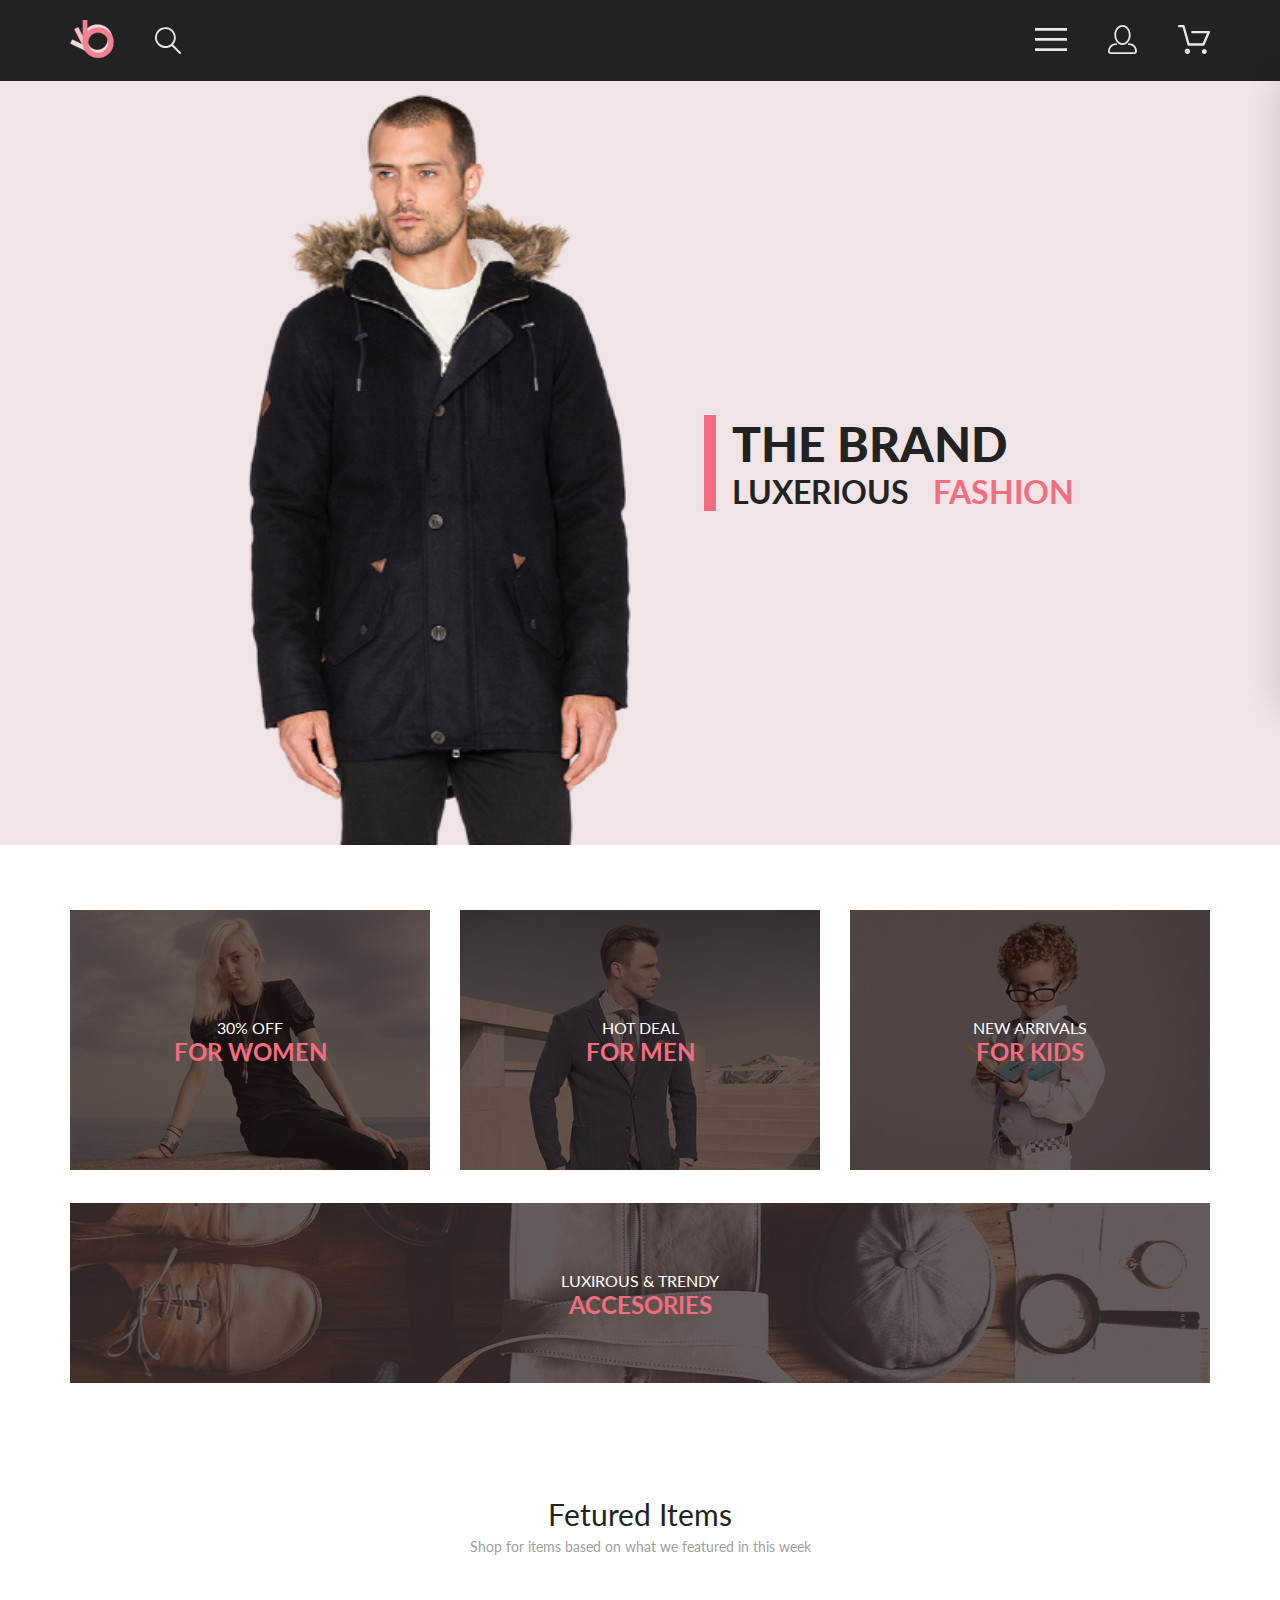
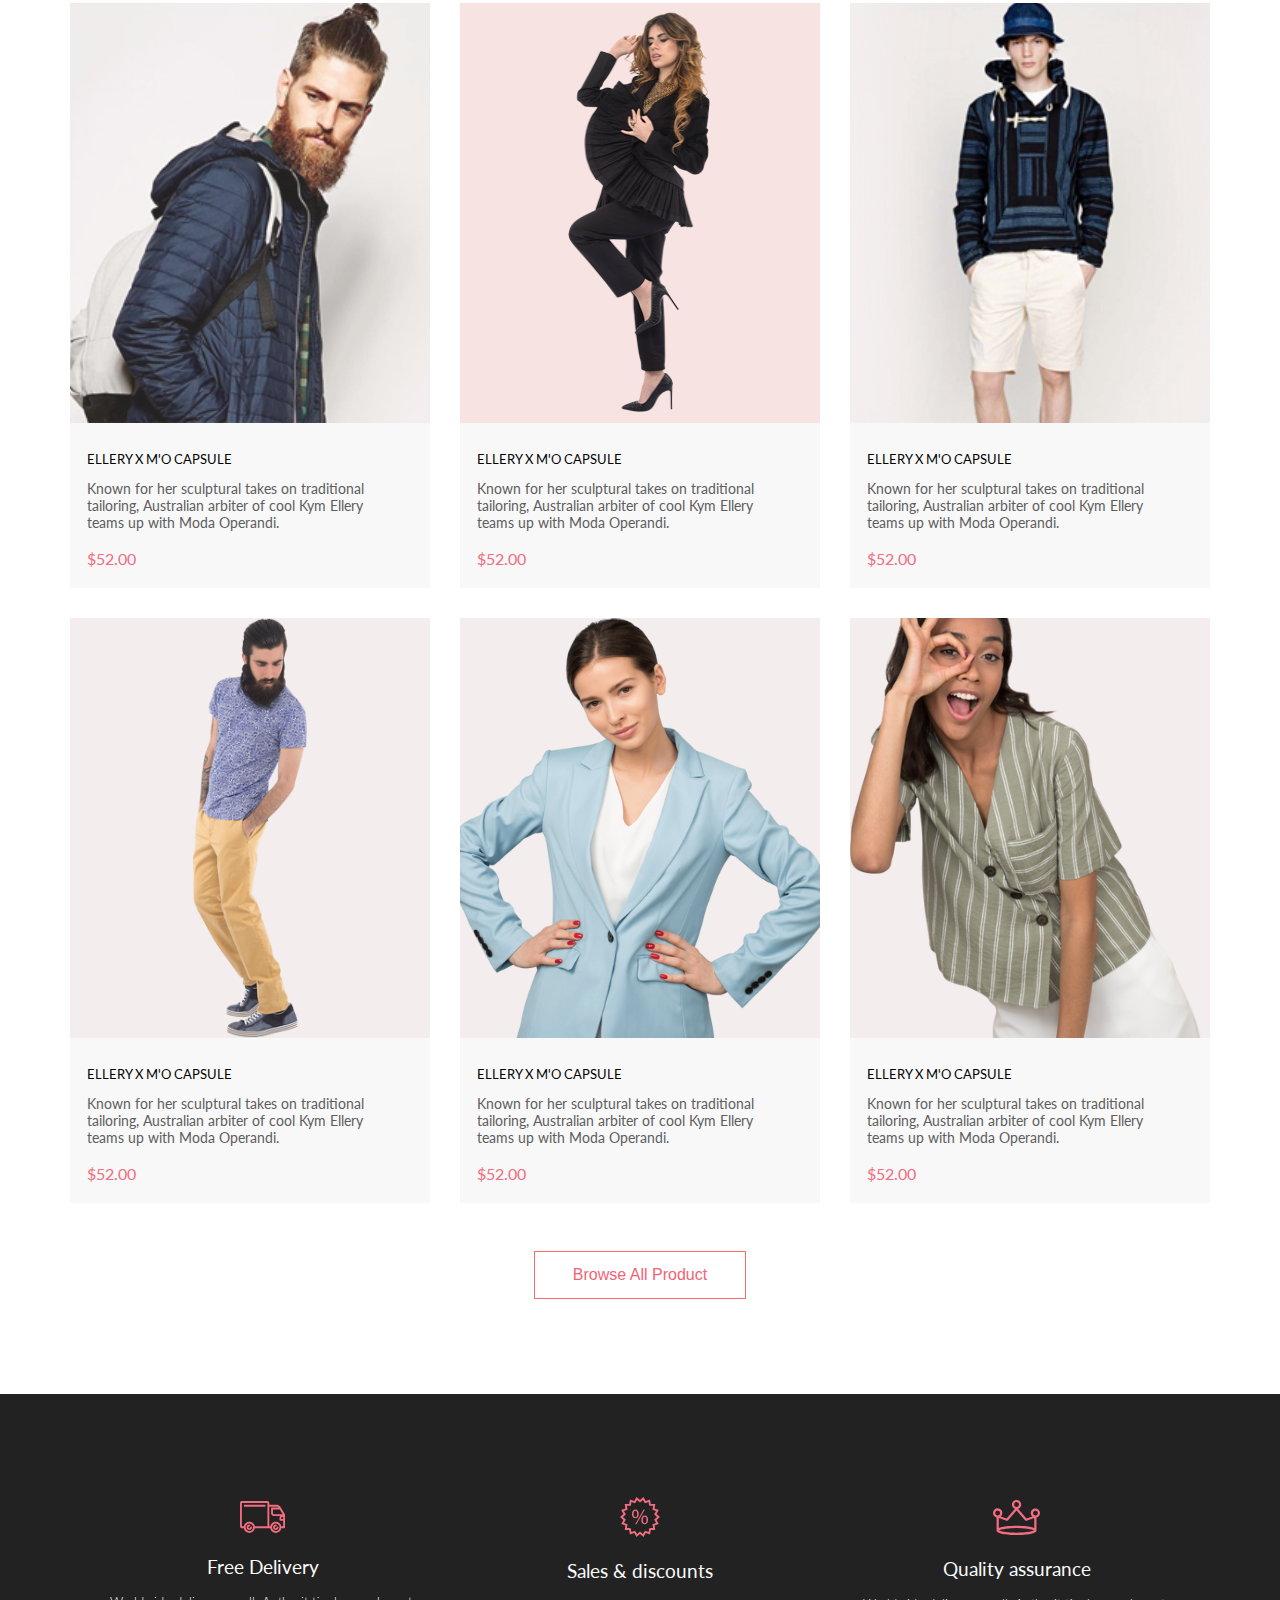
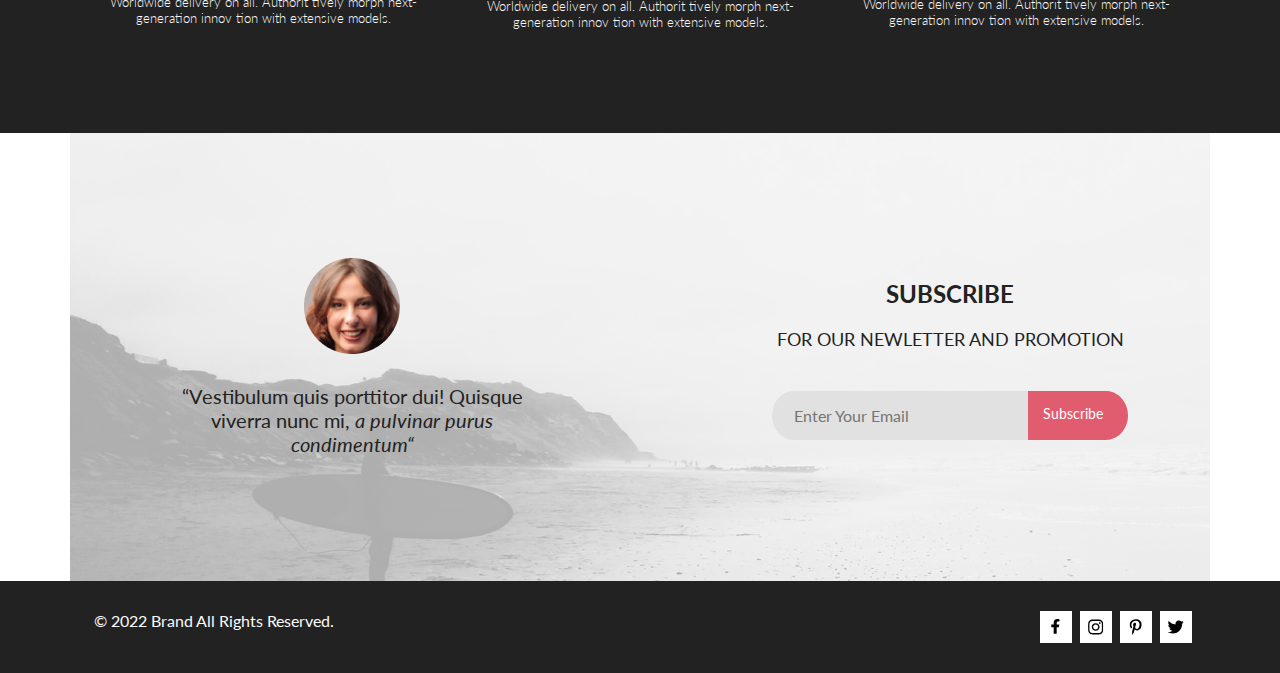
<file: index.html>
<!DOCTYPE html>
<html lang="en">
<head>
    <meta charset="UTF-8">
    <meta name="viewport" content="width=device-width, initial-scale=1.0">
    <title>Главная</title>
    <link rel="stylesheet" href="styles/style.css">
    <link rel="preconnect" href="https://fonts.googleapis.com">
    <link rel="preconnect" href="https://fonts.gstatic.com" crossorigin>
    <link href="https://fonts.googleapis.com/css2?family=Inter:ital,opsz,wght@0,14..32,100..900;1,14..32,100..900&family=Lato:ital,wght@0,100;0,300;0,400;0,700;0,900;1,100;1,300;1,400;1,700;1,900&family=Poppins:ital,wght@0,100;0,200;0,300;0,400;0,500;0,600;0,700;0,800;0,900;1,100;1,200;1,300;1,400;1,500;1,600;1,700;1,800;1,900&display=swap" rel="stylesheet">
</head>
<body>
    <div class="box-content">
        <header class="header center">
            <div class="header__left">
                <a href="index.html" class="logo"><img src="img/logo.svg" alt="logo">           
                </a>
                <svg width="26" height="27" viewBox="0 0 26 27" fill="none" xmlns="http://www.w3.org/2000/svg">
                        <path d="M18.0589 17.6249C19.6705 15.8648 20.6275 13.6038 20.769 11.2215C20.9106 8.8392 20.2281 6.48075 18.8362 4.5422C17.4443 2.60365 15.4278 1.20306 13.1252 0.575643C10.8227 -0.0517774 8.37437 0.132183 6.19143 1.09663C4.0085 2.06108 2.22389 3.74727 1.1373 5.87205C0.0507149 7.99682 -0.271678 10.4308 0.224264 12.7652C0.720206 15.0996 2.00428 17.1922 3.86085 18.6917C5.71741 20.1912 8.0334 21.0063 10.4199 20.9999C12.6723 21.003 14.8638 20.269 16.6599 18.9099L24.4079 26.7169C24.4934 26.806 24.5958 26.8771 24.7091 26.926C24.8225 26.975 24.9444 27.0008 25.0679 27.0019C25.1916 27.0023 25.314 26.9772 25.4276 26.9282C25.5411 26.8792 25.6434 26.8072 25.7279 26.7169C25.9018 26.536 25.999 26.2949 25.999 26.0439C25.999 25.793 25.9018 25.5518 25.7279 25.3709L18.0589 17.6249ZM1.88589 10.4999C1.89873 8.81465 2.41021 7.17089 3.35586 5.77587C4.30151 4.38086 5.63899 3.29703 7.1997 2.66102C8.76042 2.02501 10.4745 1.86529 12.1258 2.202C13.7772 2.53871 15.2919 3.35678 16.479 4.55307C17.6661 5.74935 18.4725 7.27031 18.7965 8.92421C19.1204 10.5781 18.9475 12.2909 18.2995 13.8467C17.6515 15.4024 16.5574 16.7315 15.1551 17.6664C13.7529 18.6013 12.1052 19.1001 10.4199 19.0999C8.14843 19.0891 5.97409 18.1774 4.3741 16.5651C2.77412 14.9527 1.87924 12.7714 1.88589 10.4999Z" fill="#E8E8E8" />
                </svg>
            </div>
            <div class="header__right">
                <div class="burger-menu-icon">
                    <a href="#">
                        <label for="burger"> <svg width="32" height="23" viewBox="0 0 32 23" fill="none" xmlns="http://www.w3.org/2000/svg">
                        <path d="M0 23V20.31H32V23H0ZM0 12.76V10.07H32V12.76H0ZM0 2.69V0H32V2.69H0Z" fill="#E8E8E8" />
                    </svg></label></a>
                    <input type="checkbox" id="burger">
                    <nav class="nav">
                        <a href="#" class="burger__head">MENU</a>
                        <ul>
                            <li><a class="burger__heading" href="#">MAN</a>
                            </li>
                                <ul class="burger__box-link">
                                <li><a href="#" class="burger__link">Accessories</a></li>
                                <li><a href="#" class="burger__link">Bags</a></li>
                                <li><a href="#" class="burger__link">Denim</a></li>
                                <li><a href="#" class="burger__link">T-Shirts</a></li>
                                </ul>
                            <li><a href="#" class="burger__heading">WOMEN</a>
                            </li>
                                <ul class="burger__box-link">
                                <li><a href="#" class="burger__link">Accessories</a></li>
                                <li><a href="#" class="burger__link">Jackets & Coats</a></li>
                                <li><a href="#" class="burger__link">Polos</a></li>
                                <li><a href="#" class="burger__link">T-Shirts</a></li>
                                <li><a href="#" class="burger__link">Shirts</a></li>
                                </ul>
                            <li><a href="#" class="burger__heading">KIDS</a>
                                <ul class="burger__box-link">
                                    <li><a href="#" class="burger__link">Accessories</a></li>
                                    <li><a href="#" class="burger__link">Bags</a></li>
                                    <li><a href="#" class="burger__link">Denim</a></li>
                                    <li><a href="#" class="burger__link">T-Shirts</a></li>
                                </ul>
                            </li>
                        </ul>
                        <label class="burger__close" for="burger">
                            <svg width="24" height="24" xmlns="http://www.w3.org/2000/svg"
                            viewBox="0 0 320 512">
                            <path
                            d="M310.6 150.6c12.5-12.5 12.5-32.8
                            0-45.3s-32.8-12.5-45.3 0L160 210.7 54.6 105.4c-12.5-12.5-32.8-12.5-45.3
                            0s-12.5 32.8 0 45.3L114.7 256 9.4 361.4c-12.5 12.5-12.5 32.8 0
                            45.3s32.8 12.5 45.3 0L160 301.3 265.4 406.6c12.5 12.5 32.8 12.5 45.3
                            0s12.5-32.8 0-45.3L205.3 256 310.6 150.6z"
                            fill=#6f6e6e />
                            </svg>
                        </label>                            
                    </nav>
                </div>
                <div class="registration_header"> 
                    <a href="registration.html">
                    <svg width="29" height="29" viewBox="0 0 29 29" fill="none" xmlns="http://www.w3.org/2000/svg">
                        <path d="M14.5 19.937C19 19.937 22.656 15.464 22.656 9.968C22.656 4.472 19 0 14.5 0C13.3631 0.0217413 12.2463 0.303398 11.2351 0.823397C10.2239 1.34339 9.34507 2.08794 8.66602 3C7.12663 4.99573 6.30819 7.45381 6.34399 9.974C6.34399 15.465 10 19.937 14.5 19.937ZM14.5 1.813C18 1.813 20.844 5.472 20.844 9.969C20.844 14.466 17.998 18.125 14.5 18.125C11.002 18.125 8.15603 14.465 8.15503 9.969C8.15403 5.473 11 1.813 14.5 1.813ZM20.844 18.125C20.6036 18.125 20.373 18.2205 20.203 18.3905C20.033 18.5605 19.9375 18.7911 19.9375 19.0315C19.9375 19.2719 20.033 19.5025 20.203 19.6725C20.373 19.8425 20.6036 19.938 20.844 19.938C22.526 19.9399 24.1386 20.6088 25.3279 21.7982C26.5172 22.9875 27.1861 24.6 27.188 26.282C27.1875 26.5221 27.0918 26.7523 26.922 26.9221C26.7522 27.0918 26.5221 27.1875 26.282 27.188H2.71997C2.47985 27.1875 2.24975 27.0918 2.07996 26.9221C1.91016 26.7523 1.81449 26.5221 1.81396 26.282C1.81608 24.6001 2.48517 22.9877 3.67444 21.7985C4.86371 20.6092 6.47608 19.9401 8.15796 19.938C8.39824 19.938 8.62868 19.8425 8.79858 19.6726C8.96849 19.5027 9.06396 19.2723 9.06396 19.032C9.06396 18.7917 8.96849 18.5613 8.79858 18.3914C8.62868 18.2215 8.39824 18.126 8.15796 18.126C5.99541 18.1279 3.92201 18.9875 2.39258 20.5164C0.863144 22.0453 0.00264777 24.1185 0 26.281C0.000794067 27.0019 0.287502 27.693 0.797241 28.2027C1.30698 28.7125 1.99811 28.9992 2.71899 29H26.282C27.0027 28.9989 27.6936 28.7121 28.2031 28.2024C28.7126 27.6927 28.9992 27.0017 29 26.281C28.9974 24.1187 28.1372 22.0457 26.6083 20.5168C25.0793 18.9878 23.0063 18.1276 20.844 18.125Z" fill="#E8E8E8" />
                    </svg></a>
                </div>
                <div class="basket_header container_basket_tag">
                    <a href="cart.html">
                    <svg width="32" height="29" viewBox="0 0 32 29" fill="none" xmlns="http://www.w3.org/2000/svg">
                    <path d="M26.2009 29C25.5532 28.9738 24.9415 28.6948 24.4972 28.2227C24.0529 27.7506 23.8114 27.1232 23.8245 26.475C23.8376 25.8269 24.1043 25.2097 24.5673 24.7559C25.0303 24.3022 25.6527 24.048 26.301 24.048C26.9493 24.048 27.5717 24.3022 28.0347 24.7559C28.4977 25.2097 28.7644 25.8269 28.7775 26.475C28.7906 27.1232 28.549 27.7506 28.1047 28.2227C27.6604 28.6948 27.0488 28.9738 26.401 29H26.2009ZM6.75293 26.32C6.75293 25.79 6.91011 25.2718 7.20459 24.8311C7.49907 24.3904 7.91764 24.0469 8.40735 23.844C8.89705 23.6412 9.43594 23.5881 9.95581 23.6915C10.4757 23.7949 10.9532 24.0502 11.328 24.425C11.7028 24.7998 11.9581 25.2773 12.0615 25.7972C12.1649 26.317 12.1118 26.8559 11.9089 27.3456C11.7061 27.8353 11.3626 28.2539 10.9219 28.5483C10.4812 28.8428 9.96304 29 9.43298 29C9.08087 29.0003 8.73212 28.9311 8.40674 28.7966C8.08136 28.662 7.78569 28.4646 7.53662 28.2158C7.28755 27.9669 7.09001 27.6713 6.9552 27.3461C6.82039 27.0208 6.75098 26.6721 6.75098 26.32H6.75293ZM10.553 20.686C10.2935 20.6868 10.0409 20.6024 9.83411 20.4457C9.62727 20.2891 9.47758 20.0689 9.40796 19.819L4.57495 2.36401H1.18201C0.868521 2.36401 0.567859 2.23947 0.346191 2.01781C0.124523 1.79614 0 1.49549 0 1.18201C0 0.868519 0.124523 0.567873 0.346191 0.346205C0.567859 0.124537 0.868521 5.81268e-06 1.18201 5.81268e-06H5.46301C5.7225 -0.00080736 5.97504 0.0837201 6.18176 0.240568C6.38848 0.397416 6.53784 0.617884 6.60693 0.868006L11.4399 18.323H24.6179L29.001 8.27501H14.401C14.2428 8.27961 14.0854 8.25242 13.9379 8.19507C13.7904 8.13771 13.6559 8.05134 13.5424 7.94108C13.4288 7.83082 13.3386 7.69891 13.277 7.55315C13.2154 7.40739 13.1836 7.25075 13.1836 7.0925C13.1836 6.93426 13.2154 6.77762 13.277 6.63186C13.3386 6.4861 13.4288 6.35419 13.5424 6.24393C13.6559 6.13367 13.7904 6.0473 13.9379 5.98994C14.0854 5.93259 14.2428 5.90541 14.401 5.91001H30.814C31.0097 5.90996 31.2022 5.95866 31.3744 6.05172C31.5465 6.14478 31.6928 6.27926 31.7999 6.44301C31.9078 6.60729 31.9734 6.79569 31.9908 6.99145C32.0083 7.18721 31.9771 7.38424 31.9 7.565L26.495 19.977C26.4026 20.1876 26.251 20.3668 26.0585 20.4927C25.866 20.6186 25.641 20.6858 25.411 20.686H10.553Z" fill="#E8E8E8" />
                </svg></a>
                </div>
            </div>
        </header>

        <div class="hero center">
            <div class="hero_container">
                <img src="img/img_hero.svg" alt="img hero" class="img_hero">
                <div class="logo_hero">
                    <div class="hero__title">
                        <h1 class="brand">THE BRAND</h1>
                        <div class="second_str_hero">
                            <h3 class="black_weight">
                            LUXERIOUS &ensp;
                            </h3>
                            <h3 class="color_pink">FASHION</h3>
                        </div>
                    </div>
                </div>
            </div>

        </div>
        <main class="main">
            <div class="offer center">
                <div class="offer_container">
                    <div class="offer_items">
                        <div class="offer_item offer_item1">
                            <img src="img/img_offer1.svg" alt="img offer"  class="img_offer"> 
                            <div class="text_img_offer">
                                <p class="subtitle_offer">
                                    30% OFF
                                </p>                        
                                <h3 class="title_offer">
                                    FOR WOMEN
                                </h3>
                            </div>
                        </div>
                        <div class="offer_item offer_item2">
                            <img src="img/img_offer2.svg" alt="img offer"  class="img_offer">
                            <div class="text_img_offer">
                                <p class="subtitle_offer">
                                HOT DEAL 
                                </p>                        
                                <h3 class="title_offer">
                                FOR MEN
                                </h3>

                            </div>
                        </div>
                        <div class="offer_item offer_item3">
                            <img src="img/img_offer3.svg" alt="img offer" class="img_offer"> 
                            <div class="text_img_offer">

                                <p class="subtitle_offer">
                                    NEW ARRIVALS
                                </p>                        
                                <h3 class="title_offer">
                                    FOR KIDS
                                </h3>
                            </div>
                        </div>
                        <div class="offer_item offer_item4">
                            <img src="img/img_offer4.svg" alt="img offer" class="img_offer4"> 
                            <div class="text_img_offer">
                                <p class="subtitle_offer">
                                    LUXIROUS & TRENDY
                                </p>                        
                                <h3 class="title_offer">
                                    ACCESORIES
                                </h3>

                            </div>
                        </div>                
                    </div>

                </div>
            </div>
            <div class="product center">
                <div class="product_container">
                    <h3 class="prod_title prod_title_text">
                        Fetured Items
                    </h3>
                    <p class="prod_title prod_title_discr">
                        Shop for items based on what we featured in this week
                    </p>
                    <div class="prod_cont_items">
                        <div class="item_prod">
                            <div class="hover_prod">
                                <img src="img/img_products1.svg" alt="product"> 
                                <div class="overlay"></div>
                                <div class="hover_button_prod"><a href="#">
                                    <svg  width="139" height="44" viewBox="0 0 139 44" fill="none" xmlns="http://www.w3.org/2000/svg">
                                        <path d="M138.5 0.5H0.5V43.5H138.5V0.5Z" stroke="white" stroke-linejoin="round" />
                                    </svg>
                                    <div class="text_rounded_rectangle">
                                        <svg width="27" height="25" viewBox="0 0 27 25" fill="none" xmlns="http://www.w3.org/2000/svg">
                                        <path d="M21.9521 23.2662H21.8397C21.2306 23.2662 20.7188 22.7666 20.6746 22.1289C20.6302 21.4602 21.1187 20.8781 21.7637 20.8341C21.7891 20.8324 21.8156 20.8315 21.8417 20.8315C22.4587 20.8315 22.9755 21.3214 23.0213 21.9482C23.0331 22.1967 22.9926 22.5509 22.7371 22.8434L22.7312 22.8502L22.7254 22.8571C22.5287 23.0907 22.2619 23.2316 21.9521 23.2662ZM8.22003 23.2599C7.56946 23.2599 7.04022 22.7169 7.04022 22.0496C7.04022 21.3827 7.56946 20.8401 8.22003 20.8401C8.87061 20.8401 9.39984 21.3827 9.39984 22.0496C9.39984 22.7169 8.87061 23.2599 8.22003 23.2599Z" fill="white" />
                                        <path d="M21.8765 22.2662C21.9215 22.2549 21.9428 22.2339 21.9605 22.2129C21.9683 22.2037 21.9761 22.1946 21.9839 22.1855C22.0204 22.1438 22.0237 22.0553 22.0229 22.0105C22.0097 21.9044 21.9189 21.8315 21.8417 21.8315C21.838 21.8315 21.8341 21.8317 21.8317 21.8318C21.7536 21.8372 21.6658 21.9409 21.6724 22.0625C21.6818 22.1793 21.7679 22.2662 21.8397 22.2662H21.8765ZM8.22003 22.2599C8.31921 22.2599 8.39984 22.1655 8.39984 22.0496C8.39984 21.9341 8.31921 21.8401 8.22003 21.8401C8.12091 21.8401 8.04022 21.9341 8.04022 22.0496C8.04022 22.1655 8.12091 22.2599 8.22003 22.2599ZM21.9999 24.2662C21.9522 24.2662 21.8883 24.2662 21.8397 24.2662C20.7021 24.2662 19.7571 23.3545 19.677 22.198C19.5969 20.9929 20.4942 19.9183 21.6957 19.8364C21.7446 19.8331 21.7933 19.8315 21.8417 19.8315C22.9804 19.8315 23.9418 20.7324 24.0195 21.8884C24.051 22.4915 23.8746 23.0612 23.4903 23.5012C23.106 23.9575 22.5768 24.2177 21.9999 24.2662ZM8.22003 24.2599C7.01581 24.2599 6.04022 23.2709 6.04022 22.0496C6.04022 20.8291 7.01581 19.8401 8.22003 19.8401C9.42419 19.8401 10.3998 20.8291 10.3998 22.0496C10.3998 23.2709 9.42419 24.2599 8.22003 24.2599ZM21.1989 17.3938H9.13354C8.70062 17.3938 8.31635 17.1005 8.2038 16.6775L4.27802 2.24768H1.52222C0.993896 2.24768 0.561035 1.80859 0.561035 1.27039C0.561035 0.733032 0.993896 0.292969 1.52222 0.292969H4.99982C5.43182 0.292969 5.8161 0.586304 5.92859 1.01025L9.85443 15.4391H20.5581L24.1149 7.13379H12.2583C11.7291 7.13379 11.2962 6.69373 11.2962 6.15649C11.2962 5.61914 11.7291 5.17908 12.2583 5.17908H25.5891C25.9095 5.17908 26.2146 5.34192 26.3901 5.61914C26.5665 5.89539 26.5989 6.23743 26.4702 6.547L22.08 16.807C21.9198 17.1653 21.5832 17.3938 21.1989 17.3938Z" fill="white" />
                                        <path d="M21.8765 22.2662C21.9215 22.2549 21.9428 22.2339 21.9605 22.2129C21.9683 22.2037 21.9761 22.1946 21.9839 22.1855C22.0204 22.1438 22.0237 22.0553 22.0229 22.0105C22.0097 21.9044 21.9189 21.8315 21.8417 21.8315C21.838 21.8315 21.8341 21.8317 21.8317 21.8318C21.7536 21.8372 21.6658 21.9409 21.6724 22.0625C21.6818 22.1793 21.7679 22.2662 21.8397 22.2662H21.8765ZM8.22003 22.2599C8.31921 22.2599 8.39984 22.1655 8.39984 22.0496C8.39984 21.9341 8.31921 21.8401 8.22003 21.8401C8.12091 21.8401 8.04022 21.9341 8.04022 22.0496C8.04022 22.1655 8.12091 22.2599 8.22003 22.2599ZM21.9999 24.2662C21.9522 24.2662 21.8883 24.2662 21.8397 24.2662C20.7021 24.2662 19.7571 23.3545 19.677 22.198C19.5969 20.9929 20.4942 19.9183 21.6957 19.8364C21.7446 19.8331 21.7933 19.8315 21.8417 19.8315C22.9804 19.8315 23.9418 20.7324 24.0195 21.8884C24.051 22.4915 23.8746 23.0612 23.4903 23.5012C23.106 23.9575 22.5768 24.2177 21.9999 24.2662ZM8.22003 24.2599C7.01581 24.2599 6.04022 23.2709 6.04022 22.0496C6.04022 20.8291 7.01581 19.8401 8.22003 19.8401C9.42419 19.8401 10.3998 20.8291 10.3998 22.0496C10.3998 23.2709 9.42419 24.2599 8.22003 24.2599ZM21.1989 17.3938H9.13354C8.70062 17.3938 8.31635 17.1005 8.2038 16.6775L4.27802 2.24768H1.52222C0.993896 2.24768 0.561035 1.80859 0.561035 1.27039C0.561035 0.733032 0.993896 0.292969 1.52222 0.292969H4.99982C5.43182 0.292969 5.8161 0.586304 5.92859 1.01025L9.85443 15.4391H20.5581L24.1149 7.13379H12.2583C11.7291 7.13379 11.2962 6.69373 11.2962 6.15649C11.2962 5.61914 11.7291 5.17908 12.2583 5.17908H25.5891C25.9095 5.17908 26.2146 5.34192 26.3901 5.61914C26.5665 5.89539 26.5989 6.23743 26.4702 6.547L22.08 16.807C21.9198 17.1653 21.5832 17.3938 21.1989 17.3938Z" fill="white" />
                                    </svg>
                                    Add to Cart
                                    </div>   
                                </a></div>
                            </div>
                            <div class="text_item_prod">
                                <h4 class="title_item_prod">
                                ELLERY X M'O CAPSULE
                                </h4>
                                <p class="discr_item_prod">
                                    Known for her sculptural takes on traditional tailoring, Australian arbiter of cool Kym Ellery teams up with Moda Operandi.
                                </p>
                                <p class="price_ifem_prod">
                                    $52.00
                                </p>
                            </div>
                            
                        </div> 
                        <div class="item_prod">
                            <div class="hover_prod">
                                <img src="img/img_products2.svg" alt="product"> 
                                <div class="overlay"></div>
                                <div class="hover_button_prod"><a href="#">
                                    <svg  width="139" height="44" viewBox="0 0 139 44" fill="none" xmlns="http://www.w3.org/2000/svg">
                                        <path d="M138.5 0.5H0.5V43.5H138.5V0.5Z" stroke="white" stroke-linejoin="round" />
                                    </svg>
                                    <div class="text_rounded_rectangle">
                                        <svg width="27" height="25" viewBox="0 0 27 25" fill="none" xmlns="http://www.w3.org/2000/svg">
                                        <path d="M21.9521 23.2662H21.8397C21.2306 23.2662 20.7188 22.7666 20.6746 22.1289C20.6302 21.4602 21.1187 20.8781 21.7637 20.8341C21.7891 20.8324 21.8156 20.8315 21.8417 20.8315C22.4587 20.8315 22.9755 21.3214 23.0213 21.9482C23.0331 22.1967 22.9926 22.5509 22.7371 22.8434L22.7312 22.8502L22.7254 22.8571C22.5287 23.0907 22.2619 23.2316 21.9521 23.2662ZM8.22003 23.2599C7.56946 23.2599 7.04022 22.7169 7.04022 22.0496C7.04022 21.3827 7.56946 20.8401 8.22003 20.8401C8.87061 20.8401 9.39984 21.3827 9.39984 22.0496C9.39984 22.7169 8.87061 23.2599 8.22003 23.2599Z" fill="white" />
                                        <path d="M21.8765 22.2662C21.9215 22.2549 21.9428 22.2339 21.9605 22.2129C21.9683 22.2037 21.9761 22.1946 21.9839 22.1855C22.0204 22.1438 22.0237 22.0553 22.0229 22.0105C22.0097 21.9044 21.9189 21.8315 21.8417 21.8315C21.838 21.8315 21.8341 21.8317 21.8317 21.8318C21.7536 21.8372 21.6658 21.9409 21.6724 22.0625C21.6818 22.1793 21.7679 22.2662 21.8397 22.2662H21.8765ZM8.22003 22.2599C8.31921 22.2599 8.39984 22.1655 8.39984 22.0496C8.39984 21.9341 8.31921 21.8401 8.22003 21.8401C8.12091 21.8401 8.04022 21.9341 8.04022 22.0496C8.04022 22.1655 8.12091 22.2599 8.22003 22.2599ZM21.9999 24.2662C21.9522 24.2662 21.8883 24.2662 21.8397 24.2662C20.7021 24.2662 19.7571 23.3545 19.677 22.198C19.5969 20.9929 20.4942 19.9183 21.6957 19.8364C21.7446 19.8331 21.7933 19.8315 21.8417 19.8315C22.9804 19.8315 23.9418 20.7324 24.0195 21.8884C24.051 22.4915 23.8746 23.0612 23.4903 23.5012C23.106 23.9575 22.5768 24.2177 21.9999 24.2662ZM8.22003 24.2599C7.01581 24.2599 6.04022 23.2709 6.04022 22.0496C6.04022 20.8291 7.01581 19.8401 8.22003 19.8401C9.42419 19.8401 10.3998 20.8291 10.3998 22.0496C10.3998 23.2709 9.42419 24.2599 8.22003 24.2599ZM21.1989 17.3938H9.13354C8.70062 17.3938 8.31635 17.1005 8.2038 16.6775L4.27802 2.24768H1.52222C0.993896 2.24768 0.561035 1.80859 0.561035 1.27039C0.561035 0.733032 0.993896 0.292969 1.52222 0.292969H4.99982C5.43182 0.292969 5.8161 0.586304 5.92859 1.01025L9.85443 15.4391H20.5581L24.1149 7.13379H12.2583C11.7291 7.13379 11.2962 6.69373 11.2962 6.15649C11.2962 5.61914 11.7291 5.17908 12.2583 5.17908H25.5891C25.9095 5.17908 26.2146 5.34192 26.3901 5.61914C26.5665 5.89539 26.5989 6.23743 26.4702 6.547L22.08 16.807C21.9198 17.1653 21.5832 17.3938 21.1989 17.3938Z" fill="white" />
                                        <path d="M21.8765 22.2662C21.9215 22.2549 21.9428 22.2339 21.9605 22.2129C21.9683 22.2037 21.9761 22.1946 21.9839 22.1855C22.0204 22.1438 22.0237 22.0553 22.0229 22.0105C22.0097 21.9044 21.9189 21.8315 21.8417 21.8315C21.838 21.8315 21.8341 21.8317 21.8317 21.8318C21.7536 21.8372 21.6658 21.9409 21.6724 22.0625C21.6818 22.1793 21.7679 22.2662 21.8397 22.2662H21.8765ZM8.22003 22.2599C8.31921 22.2599 8.39984 22.1655 8.39984 22.0496C8.39984 21.9341 8.31921 21.8401 8.22003 21.8401C8.12091 21.8401 8.04022 21.9341 8.04022 22.0496C8.04022 22.1655 8.12091 22.2599 8.22003 22.2599ZM21.9999 24.2662C21.9522 24.2662 21.8883 24.2662 21.8397 24.2662C20.7021 24.2662 19.7571 23.3545 19.677 22.198C19.5969 20.9929 20.4942 19.9183 21.6957 19.8364C21.7446 19.8331 21.7933 19.8315 21.8417 19.8315C22.9804 19.8315 23.9418 20.7324 24.0195 21.8884C24.051 22.4915 23.8746 23.0612 23.4903 23.5012C23.106 23.9575 22.5768 24.2177 21.9999 24.2662ZM8.22003 24.2599C7.01581 24.2599 6.04022 23.2709 6.04022 22.0496C6.04022 20.8291 7.01581 19.8401 8.22003 19.8401C9.42419 19.8401 10.3998 20.8291 10.3998 22.0496C10.3998 23.2709 9.42419 24.2599 8.22003 24.2599ZM21.1989 17.3938H9.13354C8.70062 17.3938 8.31635 17.1005 8.2038 16.6775L4.27802 2.24768H1.52222C0.993896 2.24768 0.561035 1.80859 0.561035 1.27039C0.561035 0.733032 0.993896 0.292969 1.52222 0.292969H4.99982C5.43182 0.292969 5.8161 0.586304 5.92859 1.01025L9.85443 15.4391H20.5581L24.1149 7.13379H12.2583C11.7291 7.13379 11.2962 6.69373 11.2962 6.15649C11.2962 5.61914 11.7291 5.17908 12.2583 5.17908H25.5891C25.9095 5.17908 26.2146 5.34192 26.3901 5.61914C26.5665 5.89539 26.5989 6.23743 26.4702 6.547L22.08 16.807C21.9198 17.1653 21.5832 17.3938 21.1989 17.3938Z" fill="white" />
                                    </svg>
                                    Add to Cart
                                    </div>   
                                </a></div>
                            </div>
                            <div class="text_item_prod">
                                <h4 class="title_item_prod">
                                    ELLERY X M'O CAPSULE
                                </h4>
                                <p class="discr_item_prod">
                                    Known for her sculptural takes on traditional tailoring, Australian arbiter of cool Kym Ellery teams up with Moda Operandi.
                                </p>
                                <p class="price_ifem_prod">
                                    $52.00
                                </p>
                            </div> 
                        </div> 
                        <div class="item_prod">
                            <div class="hover_prod">
                                <img src="img/img_products3.svg" alt="product"> 
                                <div class="overlay"></div>
                                <div class="hover_button_prod"><a href="#">
                                    <svg  width="139" height="44" viewBox="0 0 139 44" fill="none" xmlns="http://www.w3.org/2000/svg">
                                        <path d="M138.5 0.5H0.5V43.5H138.5V0.5Z" stroke="white" stroke-linejoin="round" />
                                    </svg>
                                    <div class="text_rounded_rectangle">
                                        <svg width="27" height="25" viewBox="0 0 27 25" fill="none" xmlns="http://www.w3.org/2000/svg">
                                        <path d="M21.9521 23.2662H21.8397C21.2306 23.2662 20.7188 22.7666 20.6746 22.1289C20.6302 21.4602 21.1187 20.8781 21.7637 20.8341C21.7891 20.8324 21.8156 20.8315 21.8417 20.8315C22.4587 20.8315 22.9755 21.3214 23.0213 21.9482C23.0331 22.1967 22.9926 22.5509 22.7371 22.8434L22.7312 22.8502L22.7254 22.8571C22.5287 23.0907 22.2619 23.2316 21.9521 23.2662ZM8.22003 23.2599C7.56946 23.2599 7.04022 22.7169 7.04022 22.0496C7.04022 21.3827 7.56946 20.8401 8.22003 20.8401C8.87061 20.8401 9.39984 21.3827 9.39984 22.0496C9.39984 22.7169 8.87061 23.2599 8.22003 23.2599Z" fill="white" />
                                        <path d="M21.8765 22.2662C21.9215 22.2549 21.9428 22.2339 21.9605 22.2129C21.9683 22.2037 21.9761 22.1946 21.9839 22.1855C22.0204 22.1438 22.0237 22.0553 22.0229 22.0105C22.0097 21.9044 21.9189 21.8315 21.8417 21.8315C21.838 21.8315 21.8341 21.8317 21.8317 21.8318C21.7536 21.8372 21.6658 21.9409 21.6724 22.0625C21.6818 22.1793 21.7679 22.2662 21.8397 22.2662H21.8765ZM8.22003 22.2599C8.31921 22.2599 8.39984 22.1655 8.39984 22.0496C8.39984 21.9341 8.31921 21.8401 8.22003 21.8401C8.12091 21.8401 8.04022 21.9341 8.04022 22.0496C8.04022 22.1655 8.12091 22.2599 8.22003 22.2599ZM21.9999 24.2662C21.9522 24.2662 21.8883 24.2662 21.8397 24.2662C20.7021 24.2662 19.7571 23.3545 19.677 22.198C19.5969 20.9929 20.4942 19.9183 21.6957 19.8364C21.7446 19.8331 21.7933 19.8315 21.8417 19.8315C22.9804 19.8315 23.9418 20.7324 24.0195 21.8884C24.051 22.4915 23.8746 23.0612 23.4903 23.5012C23.106 23.9575 22.5768 24.2177 21.9999 24.2662ZM8.22003 24.2599C7.01581 24.2599 6.04022 23.2709 6.04022 22.0496C6.04022 20.8291 7.01581 19.8401 8.22003 19.8401C9.42419 19.8401 10.3998 20.8291 10.3998 22.0496C10.3998 23.2709 9.42419 24.2599 8.22003 24.2599ZM21.1989 17.3938H9.13354C8.70062 17.3938 8.31635 17.1005 8.2038 16.6775L4.27802 2.24768H1.52222C0.993896 2.24768 0.561035 1.80859 0.561035 1.27039C0.561035 0.733032 0.993896 0.292969 1.52222 0.292969H4.99982C5.43182 0.292969 5.8161 0.586304 5.92859 1.01025L9.85443 15.4391H20.5581L24.1149 7.13379H12.2583C11.7291 7.13379 11.2962 6.69373 11.2962 6.15649C11.2962 5.61914 11.7291 5.17908 12.2583 5.17908H25.5891C25.9095 5.17908 26.2146 5.34192 26.3901 5.61914C26.5665 5.89539 26.5989 6.23743 26.4702 6.547L22.08 16.807C21.9198 17.1653 21.5832 17.3938 21.1989 17.3938Z" fill="white" />
                                        <path d="M21.8765 22.2662C21.9215 22.2549 21.9428 22.2339 21.9605 22.2129C21.9683 22.2037 21.9761 22.1946 21.9839 22.1855C22.0204 22.1438 22.0237 22.0553 22.0229 22.0105C22.0097 21.9044 21.9189 21.8315 21.8417 21.8315C21.838 21.8315 21.8341 21.8317 21.8317 21.8318C21.7536 21.8372 21.6658 21.9409 21.6724 22.0625C21.6818 22.1793 21.7679 22.2662 21.8397 22.2662H21.8765ZM8.22003 22.2599C8.31921 22.2599 8.39984 22.1655 8.39984 22.0496C8.39984 21.9341 8.31921 21.8401 8.22003 21.8401C8.12091 21.8401 8.04022 21.9341 8.04022 22.0496C8.04022 22.1655 8.12091 22.2599 8.22003 22.2599ZM21.9999 24.2662C21.9522 24.2662 21.8883 24.2662 21.8397 24.2662C20.7021 24.2662 19.7571 23.3545 19.677 22.198C19.5969 20.9929 20.4942 19.9183 21.6957 19.8364C21.7446 19.8331 21.7933 19.8315 21.8417 19.8315C22.9804 19.8315 23.9418 20.7324 24.0195 21.8884C24.051 22.4915 23.8746 23.0612 23.4903 23.5012C23.106 23.9575 22.5768 24.2177 21.9999 24.2662ZM8.22003 24.2599C7.01581 24.2599 6.04022 23.2709 6.04022 22.0496C6.04022 20.8291 7.01581 19.8401 8.22003 19.8401C9.42419 19.8401 10.3998 20.8291 10.3998 22.0496C10.3998 23.2709 9.42419 24.2599 8.22003 24.2599ZM21.1989 17.3938H9.13354C8.70062 17.3938 8.31635 17.1005 8.2038 16.6775L4.27802 2.24768H1.52222C0.993896 2.24768 0.561035 1.80859 0.561035 1.27039C0.561035 0.733032 0.993896 0.292969 1.52222 0.292969H4.99982C5.43182 0.292969 5.8161 0.586304 5.92859 1.01025L9.85443 15.4391H20.5581L24.1149 7.13379H12.2583C11.7291 7.13379 11.2962 6.69373 11.2962 6.15649C11.2962 5.61914 11.7291 5.17908 12.2583 5.17908H25.5891C25.9095 5.17908 26.2146 5.34192 26.3901 5.61914C26.5665 5.89539 26.5989 6.23743 26.4702 6.547L22.08 16.807C21.9198 17.1653 21.5832 17.3938 21.1989 17.3938Z" fill="white" />
                                    </svg>
                                    Add to Cart
                                    </div>   
                                </a></div>
                            </div>
                            <div class="text_item_prod">
                                <h4 class="title_item_prod">
                                    ELLERY X M'O CAPSULE
                                </h4>
                                <p class="discr_item_prod">
                                    Known for her sculptural takes on traditional tailoring, Australian arbiter of cool Kym Ellery teams up with Moda Operandi.
                                </p>
                                <p class="price_ifem_prod">
                                    $52.00
                                </p>
                            </div>
                        </div> 
                        <div class="item_prod">
                            <div class="hover_prod">
                                <img src="img/img_products4.svg" alt="product"> 
                                <div class="overlay"></div>
                                <div class="hover_button_prod"><a href="#">
                                    <svg  width="139" height="44" viewBox="0 0 139 44" fill="none" xmlns="http://www.w3.org/2000/svg">
                                        <path d="M138.5 0.5H0.5V43.5H138.5V0.5Z" stroke="white" stroke-linejoin="round" />
                                    </svg>
                                    <div class="text_rounded_rectangle">
                                        <svg width="27" height="25" viewBox="0 0 27 25" fill="none" xmlns="http://www.w3.org/2000/svg">
                                        <path d="M21.9521 23.2662H21.8397C21.2306 23.2662 20.7188 22.7666 20.6746 22.1289C20.6302 21.4602 21.1187 20.8781 21.7637 20.8341C21.7891 20.8324 21.8156 20.8315 21.8417 20.8315C22.4587 20.8315 22.9755 21.3214 23.0213 21.9482C23.0331 22.1967 22.9926 22.5509 22.7371 22.8434L22.7312 22.8502L22.7254 22.8571C22.5287 23.0907 22.2619 23.2316 21.9521 23.2662ZM8.22003 23.2599C7.56946 23.2599 7.04022 22.7169 7.04022 22.0496C7.04022 21.3827 7.56946 20.8401 8.22003 20.8401C8.87061 20.8401 9.39984 21.3827 9.39984 22.0496C9.39984 22.7169 8.87061 23.2599 8.22003 23.2599Z" fill="white" />
                                        <path d="M21.8765 22.2662C21.9215 22.2549 21.9428 22.2339 21.9605 22.2129C21.9683 22.2037 21.9761 22.1946 21.9839 22.1855C22.0204 22.1438 22.0237 22.0553 22.0229 22.0105C22.0097 21.9044 21.9189 21.8315 21.8417 21.8315C21.838 21.8315 21.8341 21.8317 21.8317 21.8318C21.7536 21.8372 21.6658 21.9409 21.6724 22.0625C21.6818 22.1793 21.7679 22.2662 21.8397 22.2662H21.8765ZM8.22003 22.2599C8.31921 22.2599 8.39984 22.1655 8.39984 22.0496C8.39984 21.9341 8.31921 21.8401 8.22003 21.8401C8.12091 21.8401 8.04022 21.9341 8.04022 22.0496C8.04022 22.1655 8.12091 22.2599 8.22003 22.2599ZM21.9999 24.2662C21.9522 24.2662 21.8883 24.2662 21.8397 24.2662C20.7021 24.2662 19.7571 23.3545 19.677 22.198C19.5969 20.9929 20.4942 19.9183 21.6957 19.8364C21.7446 19.8331 21.7933 19.8315 21.8417 19.8315C22.9804 19.8315 23.9418 20.7324 24.0195 21.8884C24.051 22.4915 23.8746 23.0612 23.4903 23.5012C23.106 23.9575 22.5768 24.2177 21.9999 24.2662ZM8.22003 24.2599C7.01581 24.2599 6.04022 23.2709 6.04022 22.0496C6.04022 20.8291 7.01581 19.8401 8.22003 19.8401C9.42419 19.8401 10.3998 20.8291 10.3998 22.0496C10.3998 23.2709 9.42419 24.2599 8.22003 24.2599ZM21.1989 17.3938H9.13354C8.70062 17.3938 8.31635 17.1005 8.2038 16.6775L4.27802 2.24768H1.52222C0.993896 2.24768 0.561035 1.80859 0.561035 1.27039C0.561035 0.733032 0.993896 0.292969 1.52222 0.292969H4.99982C5.43182 0.292969 5.8161 0.586304 5.92859 1.01025L9.85443 15.4391H20.5581L24.1149 7.13379H12.2583C11.7291 7.13379 11.2962 6.69373 11.2962 6.15649C11.2962 5.61914 11.7291 5.17908 12.2583 5.17908H25.5891C25.9095 5.17908 26.2146 5.34192 26.3901 5.61914C26.5665 5.89539 26.5989 6.23743 26.4702 6.547L22.08 16.807C21.9198 17.1653 21.5832 17.3938 21.1989 17.3938Z" fill="white" />
                                        <path d="M21.8765 22.2662C21.9215 22.2549 21.9428 22.2339 21.9605 22.2129C21.9683 22.2037 21.9761 22.1946 21.9839 22.1855C22.0204 22.1438 22.0237 22.0553 22.0229 22.0105C22.0097 21.9044 21.9189 21.8315 21.8417 21.8315C21.838 21.8315 21.8341 21.8317 21.8317 21.8318C21.7536 21.8372 21.6658 21.9409 21.6724 22.0625C21.6818 22.1793 21.7679 22.2662 21.8397 22.2662H21.8765ZM8.22003 22.2599C8.31921 22.2599 8.39984 22.1655 8.39984 22.0496C8.39984 21.9341 8.31921 21.8401 8.22003 21.8401C8.12091 21.8401 8.04022 21.9341 8.04022 22.0496C8.04022 22.1655 8.12091 22.2599 8.22003 22.2599ZM21.9999 24.2662C21.9522 24.2662 21.8883 24.2662 21.8397 24.2662C20.7021 24.2662 19.7571 23.3545 19.677 22.198C19.5969 20.9929 20.4942 19.9183 21.6957 19.8364C21.7446 19.8331 21.7933 19.8315 21.8417 19.8315C22.9804 19.8315 23.9418 20.7324 24.0195 21.8884C24.051 22.4915 23.8746 23.0612 23.4903 23.5012C23.106 23.9575 22.5768 24.2177 21.9999 24.2662ZM8.22003 24.2599C7.01581 24.2599 6.04022 23.2709 6.04022 22.0496C6.04022 20.8291 7.01581 19.8401 8.22003 19.8401C9.42419 19.8401 10.3998 20.8291 10.3998 22.0496C10.3998 23.2709 9.42419 24.2599 8.22003 24.2599ZM21.1989 17.3938H9.13354C8.70062 17.3938 8.31635 17.1005 8.2038 16.6775L4.27802 2.24768H1.52222C0.993896 2.24768 0.561035 1.80859 0.561035 1.27039C0.561035 0.733032 0.993896 0.292969 1.52222 0.292969H4.99982C5.43182 0.292969 5.8161 0.586304 5.92859 1.01025L9.85443 15.4391H20.5581L24.1149 7.13379H12.2583C11.7291 7.13379 11.2962 6.69373 11.2962 6.15649C11.2962 5.61914 11.7291 5.17908 12.2583 5.17908H25.5891C25.9095 5.17908 26.2146 5.34192 26.3901 5.61914C26.5665 5.89539 26.5989 6.23743 26.4702 6.547L22.08 16.807C21.9198 17.1653 21.5832 17.3938 21.1989 17.3938Z" fill="white" />
                                    </svg>
                                    Add to Cart
                                    </div>   
                                </a></div>
                            </div>
                            <div class="text_item_prod">
                                <h4 class="title_item_prod">
                                    ELLERY X M'O CAPSULE
                                </h4>
                                <p class="discr_item_prod">
                                    Known for her sculptural takes on traditional tailoring, Australian arbiter of cool Kym Ellery teams up with Moda Operandi.
                                </p>
                                <p class="price_ifem_prod">
                                    $52.00
                                </p>
                            </div>
                        </div> 
                        <div class="item_prod">
                            <div class="hover_prod">
                                <img src="img/img_products5.svg" alt="product"> 
                                <div class="overlay"></div>
                                <div class="hover_button_prod"><a href="#">
                                    <svg  width="139" height="44" viewBox="0 0 139 44" fill="none" xmlns="http://www.w3.org/2000/svg">
                                        <path d="M138.5 0.5H0.5V43.5H138.5V0.5Z" stroke="white" stroke-linejoin="round" />
                                    </svg>
                                    <div class="text_rounded_rectangle">
                                        <svg width="27" height="25" viewBox="0 0 27 25" fill="none" xmlns="http://www.w3.org/2000/svg">
                                        <path d="M21.9521 23.2662H21.8397C21.2306 23.2662 20.7188 22.7666 20.6746 22.1289C20.6302 21.4602 21.1187 20.8781 21.7637 20.8341C21.7891 20.8324 21.8156 20.8315 21.8417 20.8315C22.4587 20.8315 22.9755 21.3214 23.0213 21.9482C23.0331 22.1967 22.9926 22.5509 22.7371 22.8434L22.7312 22.8502L22.7254 22.8571C22.5287 23.0907 22.2619 23.2316 21.9521 23.2662ZM8.22003 23.2599C7.56946 23.2599 7.04022 22.7169 7.04022 22.0496C7.04022 21.3827 7.56946 20.8401 8.22003 20.8401C8.87061 20.8401 9.39984 21.3827 9.39984 22.0496C9.39984 22.7169 8.87061 23.2599 8.22003 23.2599Z" fill="white" />
                                        <path d="M21.8765 22.2662C21.9215 22.2549 21.9428 22.2339 21.9605 22.2129C21.9683 22.2037 21.9761 22.1946 21.9839 22.1855C22.0204 22.1438 22.0237 22.0553 22.0229 22.0105C22.0097 21.9044 21.9189 21.8315 21.8417 21.8315C21.838 21.8315 21.8341 21.8317 21.8317 21.8318C21.7536 21.8372 21.6658 21.9409 21.6724 22.0625C21.6818 22.1793 21.7679 22.2662 21.8397 22.2662H21.8765ZM8.22003 22.2599C8.31921 22.2599 8.39984 22.1655 8.39984 22.0496C8.39984 21.9341 8.31921 21.8401 8.22003 21.8401C8.12091 21.8401 8.04022 21.9341 8.04022 22.0496C8.04022 22.1655 8.12091 22.2599 8.22003 22.2599ZM21.9999 24.2662C21.9522 24.2662 21.8883 24.2662 21.8397 24.2662C20.7021 24.2662 19.7571 23.3545 19.677 22.198C19.5969 20.9929 20.4942 19.9183 21.6957 19.8364C21.7446 19.8331 21.7933 19.8315 21.8417 19.8315C22.9804 19.8315 23.9418 20.7324 24.0195 21.8884C24.051 22.4915 23.8746 23.0612 23.4903 23.5012C23.106 23.9575 22.5768 24.2177 21.9999 24.2662ZM8.22003 24.2599C7.01581 24.2599 6.04022 23.2709 6.04022 22.0496C6.04022 20.8291 7.01581 19.8401 8.22003 19.8401C9.42419 19.8401 10.3998 20.8291 10.3998 22.0496C10.3998 23.2709 9.42419 24.2599 8.22003 24.2599ZM21.1989 17.3938H9.13354C8.70062 17.3938 8.31635 17.1005 8.2038 16.6775L4.27802 2.24768H1.52222C0.993896 2.24768 0.561035 1.80859 0.561035 1.27039C0.561035 0.733032 0.993896 0.292969 1.52222 0.292969H4.99982C5.43182 0.292969 5.8161 0.586304 5.92859 1.01025L9.85443 15.4391H20.5581L24.1149 7.13379H12.2583C11.7291 7.13379 11.2962 6.69373 11.2962 6.15649C11.2962 5.61914 11.7291 5.17908 12.2583 5.17908H25.5891C25.9095 5.17908 26.2146 5.34192 26.3901 5.61914C26.5665 5.89539 26.5989 6.23743 26.4702 6.547L22.08 16.807C21.9198 17.1653 21.5832 17.3938 21.1989 17.3938Z" fill="white" />
                                        <path d="M21.8765 22.2662C21.9215 22.2549 21.9428 22.2339 21.9605 22.2129C21.9683 22.2037 21.9761 22.1946 21.9839 22.1855C22.0204 22.1438 22.0237 22.0553 22.0229 22.0105C22.0097 21.9044 21.9189 21.8315 21.8417 21.8315C21.838 21.8315 21.8341 21.8317 21.8317 21.8318C21.7536 21.8372 21.6658 21.9409 21.6724 22.0625C21.6818 22.1793 21.7679 22.2662 21.8397 22.2662H21.8765ZM8.22003 22.2599C8.31921 22.2599 8.39984 22.1655 8.39984 22.0496C8.39984 21.9341 8.31921 21.8401 8.22003 21.8401C8.12091 21.8401 8.04022 21.9341 8.04022 22.0496C8.04022 22.1655 8.12091 22.2599 8.22003 22.2599ZM21.9999 24.2662C21.9522 24.2662 21.8883 24.2662 21.8397 24.2662C20.7021 24.2662 19.7571 23.3545 19.677 22.198C19.5969 20.9929 20.4942 19.9183 21.6957 19.8364C21.7446 19.8331 21.7933 19.8315 21.8417 19.8315C22.9804 19.8315 23.9418 20.7324 24.0195 21.8884C24.051 22.4915 23.8746 23.0612 23.4903 23.5012C23.106 23.9575 22.5768 24.2177 21.9999 24.2662ZM8.22003 24.2599C7.01581 24.2599 6.04022 23.2709 6.04022 22.0496C6.04022 20.8291 7.01581 19.8401 8.22003 19.8401C9.42419 19.8401 10.3998 20.8291 10.3998 22.0496C10.3998 23.2709 9.42419 24.2599 8.22003 24.2599ZM21.1989 17.3938H9.13354C8.70062 17.3938 8.31635 17.1005 8.2038 16.6775L4.27802 2.24768H1.52222C0.993896 2.24768 0.561035 1.80859 0.561035 1.27039C0.561035 0.733032 0.993896 0.292969 1.52222 0.292969H4.99982C5.43182 0.292969 5.8161 0.586304 5.92859 1.01025L9.85443 15.4391H20.5581L24.1149 7.13379H12.2583C11.7291 7.13379 11.2962 6.69373 11.2962 6.15649C11.2962 5.61914 11.7291 5.17908 12.2583 5.17908H25.5891C25.9095 5.17908 26.2146 5.34192 26.3901 5.61914C26.5665 5.89539 26.5989 6.23743 26.4702 6.547L22.08 16.807C21.9198 17.1653 21.5832 17.3938 21.1989 17.3938Z" fill="white" />
                                    </svg>
                                    Add to Cart
                                    </div>   
                                </a></div>
                            </div>
                            <div class="text_item_prod">
                                <h4 class="title_item_prod">
                                    ELLERY X M'O CAPSULE
                                </h4>
                                <p class="discr_item_prod">
                                    Known for her sculptural takes on traditional tailoring, Australian arbiter of cool Kym Ellery teams up with Moda Operandi.
                                </p>
                                <p class="price_ifem_prod">
                                    $52.00
                                </p>
                            </div> 
                        </div>
                        <div class="item_prod">
                            <div class="hover_prod">
                                <img src="img/img_products6.svg" alt="product"> 
                                <div class="overlay"></div>
                                <div class="hover_button_prod"><a href="#">
                                    <svg  width="139" height="44" viewBox="0 0 139 44" fill="none" xmlns="http://www.w3.org/2000/svg">
                                        <path d="M138.5 0.5H0.5V43.5H138.5V0.5Z" stroke="white" stroke-linejoin="round" />
                                    </svg>
                                    <div class="text_rounded_rectangle">
                                        <svg width="27" height="25" viewBox="0 0 27 25" fill="none" xmlns="http://www.w3.org/2000/svg">
                                        <path d="M21.9521 23.2662H21.8397C21.2306 23.2662 20.7188 22.7666 20.6746 22.1289C20.6302 21.4602 21.1187 20.8781 21.7637 20.8341C21.7891 20.8324 21.8156 20.8315 21.8417 20.8315C22.4587 20.8315 22.9755 21.3214 23.0213 21.9482C23.0331 22.1967 22.9926 22.5509 22.7371 22.8434L22.7312 22.8502L22.7254 22.8571C22.5287 23.0907 22.2619 23.2316 21.9521 23.2662ZM8.22003 23.2599C7.56946 23.2599 7.04022 22.7169 7.04022 22.0496C7.04022 21.3827 7.56946 20.8401 8.22003 20.8401C8.87061 20.8401 9.39984 21.3827 9.39984 22.0496C9.39984 22.7169 8.87061 23.2599 8.22003 23.2599Z" fill="white" />
                                        <path d="M21.8765 22.2662C21.9215 22.2549 21.9428 22.2339 21.9605 22.2129C21.9683 22.2037 21.9761 22.1946 21.9839 22.1855C22.0204 22.1438 22.0237 22.0553 22.0229 22.0105C22.0097 21.9044 21.9189 21.8315 21.8417 21.8315C21.838 21.8315 21.8341 21.8317 21.8317 21.8318C21.7536 21.8372 21.6658 21.9409 21.6724 22.0625C21.6818 22.1793 21.7679 22.2662 21.8397 22.2662H21.8765ZM8.22003 22.2599C8.31921 22.2599 8.39984 22.1655 8.39984 22.0496C8.39984 21.9341 8.31921 21.8401 8.22003 21.8401C8.12091 21.8401 8.04022 21.9341 8.04022 22.0496C8.04022 22.1655 8.12091 22.2599 8.22003 22.2599ZM21.9999 24.2662C21.9522 24.2662 21.8883 24.2662 21.8397 24.2662C20.7021 24.2662 19.7571 23.3545 19.677 22.198C19.5969 20.9929 20.4942 19.9183 21.6957 19.8364C21.7446 19.8331 21.7933 19.8315 21.8417 19.8315C22.9804 19.8315 23.9418 20.7324 24.0195 21.8884C24.051 22.4915 23.8746 23.0612 23.4903 23.5012C23.106 23.9575 22.5768 24.2177 21.9999 24.2662ZM8.22003 24.2599C7.01581 24.2599 6.04022 23.2709 6.04022 22.0496C6.04022 20.8291 7.01581 19.8401 8.22003 19.8401C9.42419 19.8401 10.3998 20.8291 10.3998 22.0496C10.3998 23.2709 9.42419 24.2599 8.22003 24.2599ZM21.1989 17.3938H9.13354C8.70062 17.3938 8.31635 17.1005 8.2038 16.6775L4.27802 2.24768H1.52222C0.993896 2.24768 0.561035 1.80859 0.561035 1.27039C0.561035 0.733032 0.993896 0.292969 1.52222 0.292969H4.99982C5.43182 0.292969 5.8161 0.586304 5.92859 1.01025L9.85443 15.4391H20.5581L24.1149 7.13379H12.2583C11.7291 7.13379 11.2962 6.69373 11.2962 6.15649C11.2962 5.61914 11.7291 5.17908 12.2583 5.17908H25.5891C25.9095 5.17908 26.2146 5.34192 26.3901 5.61914C26.5665 5.89539 26.5989 6.23743 26.4702 6.547L22.08 16.807C21.9198 17.1653 21.5832 17.3938 21.1989 17.3938Z" fill="white" />
                                        <path d="M21.8765 22.2662C21.9215 22.2549 21.9428 22.2339 21.9605 22.2129C21.9683 22.2037 21.9761 22.1946 21.9839 22.1855C22.0204 22.1438 22.0237 22.0553 22.0229 22.0105C22.0097 21.9044 21.9189 21.8315 21.8417 21.8315C21.838 21.8315 21.8341 21.8317 21.8317 21.8318C21.7536 21.8372 21.6658 21.9409 21.6724 22.0625C21.6818 22.1793 21.7679 22.2662 21.8397 22.2662H21.8765ZM8.22003 22.2599C8.31921 22.2599 8.39984 22.1655 8.39984 22.0496C8.39984 21.9341 8.31921 21.8401 8.22003 21.8401C8.12091 21.8401 8.04022 21.9341 8.04022 22.0496C8.04022 22.1655 8.12091 22.2599 8.22003 22.2599ZM21.9999 24.2662C21.9522 24.2662 21.8883 24.2662 21.8397 24.2662C20.7021 24.2662 19.7571 23.3545 19.677 22.198C19.5969 20.9929 20.4942 19.9183 21.6957 19.8364C21.7446 19.8331 21.7933 19.8315 21.8417 19.8315C22.9804 19.8315 23.9418 20.7324 24.0195 21.8884C24.051 22.4915 23.8746 23.0612 23.4903 23.5012C23.106 23.9575 22.5768 24.2177 21.9999 24.2662ZM8.22003 24.2599C7.01581 24.2599 6.04022 23.2709 6.04022 22.0496C6.04022 20.8291 7.01581 19.8401 8.22003 19.8401C9.42419 19.8401 10.3998 20.8291 10.3998 22.0496C10.3998 23.2709 9.42419 24.2599 8.22003 24.2599ZM21.1989 17.3938H9.13354C8.70062 17.3938 8.31635 17.1005 8.2038 16.6775L4.27802 2.24768H1.52222C0.993896 2.24768 0.561035 1.80859 0.561035 1.27039C0.561035 0.733032 0.993896 0.292969 1.52222 0.292969H4.99982C5.43182 0.292969 5.8161 0.586304 5.92859 1.01025L9.85443 15.4391H20.5581L24.1149 7.13379H12.2583C11.7291 7.13379 11.2962 6.69373 11.2962 6.15649C11.2962 5.61914 11.7291 5.17908 12.2583 5.17908H25.5891C25.9095 5.17908 26.2146 5.34192 26.3901 5.61914C26.5665 5.89539 26.5989 6.23743 26.4702 6.547L22.08 16.807C21.9198 17.1653 21.5832 17.3938 21.1989 17.3938Z" fill="white" />
                                    </svg>
                                    Add to Cart
                                    </div>   
                                </a></div>
                            </div>
                            <div class="text_item_prod">
                                <h4 class="title_item_prod">
                                    ELLERY X M'O CAPSULE
                                </h4>
                                <p class="discr_item_prod">
                                    Known for her sculptural takes on traditional tailoring, Australian arbiter of cool Kym Ellery teams up with Moda Operandi.
                                </p>
                                <p class="price_ifem_prod">
                                    $52.00
                                </p>
                            </div>
                        </div> 
                    </div>
                    <button class="button__link-catalog">
                        <a href="catalog.html" class="button__link-catalog__text">
                            Browse All Product
                        </a>
                    </button>
                </div>
            </div>
             
        </main>
        <footer class="footer">
            <div class="feature center">
                <div class="container feature_container">
                    <div class="feature_items">
                        <div class="feature_item">
                            <div class="img_feature">
                                <svg width="46" height="32" viewBox="0 0 46 32" fill="none" xmlns="http://www.w3.org/2000/svg">
                                    <path d="M30.2869 27.2429H14.8099C14.6027 28.5509 13.9356 29.742 12.9286 30.6021C11.9216 31.4621 10.6407 31.9346 9.31642 31.9346C7.99212 31.9346 6.71126 31.4621 5.70424 30.6021C4.69722 29.742 4.03012 28.5509 3.82292 27.2429H1.88591C1.39109 27.2397 0.917742 27.0404 0.569628 26.6887C0.221514 26.337 0.027054 25.8618 0.0289175 25.3669V1.87695C0.0267885 1.38195 0.221119 0.906335 0.569262 0.554443C0.917404 0.202551 1.39092 0.00317363 1.88591 0H27.4369C27.9318 0.00317353 28.4052 0.202522 28.7532 0.554443C29.1012 0.906364 29.2953 1.38204 29.2929 1.87695V3.78198H36.4139C36.4943 3.78164 36.5743 3.79208 36.6519 3.81299C38.9519 4.01299 40.1089 5.2129 41.3289 7.2749L44.8879 13.3689C44.9728 13.5136 45.0176 13.6782 45.0179 13.8459V26.304C45.019 26.5515 44.9217 26.7892 44.7475 26.9651C44.5734 27.141 44.3365 27.2406 44.0889 27.2419H41.2749C41.0677 28.5499 40.4006 29.741 39.3936 30.6011C38.3866 31.4611 37.1057 31.9336 35.7814 31.9336C34.4571 31.9336 33.1763 31.4611 32.1692 30.6011C31.1622 29.741 30.4951 28.5499 30.2879 27.2419L30.2869 27.2429ZM32.0649 26.304C32.0728 27.0369 32.2974 27.7511 32.7103 28.3567C33.1232 28.9623 33.7061 29.4322 34.3855 29.7073C35.0649 29.9824 35.8106 30.0503 36.5285 29.9026C37.2465 29.7548 37.9047 29.398 38.4203 28.877C38.9359 28.3559 39.2858 27.6941 39.4261 26.9746C39.5663 26.2551 39.4906 25.5103 39.2084 24.8337C38.9263 24.1572 38.4503 23.5794 37.8404 23.1729C37.2305 22.7663 36.5139 22.5491 35.7809 22.5488C34.7906 22.5552 33.8432 22.9543 33.1465 23.6582C32.4499 24.3621 32.0609 25.3136 32.0649 26.304ZM5.60094 26.304C5.60883 27.0369 5.83336 27.7511 6.24629 28.3567C6.65923 28.9623 7.2421 29.4322 7.92153 29.7073C8.60095 29.9824 9.34657 30.0503 10.0645 29.9026C10.7825 29.7548 11.4407 29.398 11.9563 28.877C12.4719 28.3559 12.8218 27.6941 12.9621 26.9746C13.1023 26.2551 13.0266 25.5103 12.7444 24.8337C12.4623 24.1572 11.9863 23.5794 11.3764 23.1729C10.7665 22.7663 10.0499 22.5491 9.31691 22.5488C8.32639 22.5549 7.37875 22.9537 6.6819 23.6577C5.98505 24.3617 5.59594 25.3134 5.59993 26.304H5.60094ZM41.2729 25.366H43.1589V19.7478H40.4229C40.3003 19.7473 40.179 19.7227 40.066 19.6753C39.9529 19.6279 39.8503 19.5585 39.764 19.4714C39.6777 19.3843 39.6095 19.281 39.5631 19.1675C39.5168 19.054 39.4933 18.9324 39.4939 18.8098V16.9629C39.4936 16.2423 39.7692 15.5488 40.2639 15.0249H33.8849C33.8077 15.0248 33.7308 15.015 33.6559 14.9958C32.9512 14.933 32.2957 14.6081 31.819 14.0852C31.3424 13.5623 31.0794 12.8794 31.0819 12.1719V7.47192C31.0813 7.34927 31.1048 7.22758 31.1511 7.11401C31.1974 7.00044 31.2657 6.89725 31.3519 6.81006C31.4382 6.72286 31.5408 6.6535 31.6539 6.60596C31.767 6.55841 31.8883 6.53361 32.0109 6.53296H38.4939C38.1496 6.21428 37.7422 5.97123 37.2982 5.81982C36.8541 5.66842 36.3832 5.61187 35.9159 5.65381H29.2929V25.3618H30.2869C30.4941 24.0538 31.1612 22.8627 32.1683 22.0027C33.1753 21.1426 34.4561 20.6702 35.7804 20.6702C37.1047 20.6702 38.3856 21.1426 39.3926 22.0027C40.3996 22.8627 41.0667 24.0538 41.2739 25.3618L41.2729 25.366ZM14.8089 25.366H27.4359V1.87598H1.88591V25.366H3.82292C4.03012 24.058 4.69722 22.8666 5.70424 22.0066C6.71126 21.1465 7.99212 20.6741 9.31642 20.6741C10.6407 20.6741 11.9216 21.1465 12.9286 22.0066C13.9356 22.8666 14.6027 24.058 14.8099 25.366H14.8089ZM41.3509 16.9658V17.875H43.1589V16.0278H42.2799C42.0331 16.0294 41.7969 16.1288 41.623 16.304C41.4491 16.4792 41.3516 16.716 41.3519 16.9629L41.3509 16.9658ZM32.9379 12.1738C32.9369 12.4263 33.0359 12.6691 33.2135 12.8486C33.391 13.0282 33.6324 13.13 33.8849 13.1318C33.9488 13.1316 34.0125 13.1384 34.0749 13.1519H42.5999L39.8339 8.41602H32.9339L32.9379 12.1738ZM33.0309 26.3059C33.028 25.5734 33.3158 24.8695 33.8312 24.3489C34.3465 23.8283 35.0474 23.5333 35.7799 23.5288C36.0287 23.5288 36.2673 23.6278 36.4432 23.8037C36.6191 23.9796 36.7179 24.218 36.7179 24.4668C36.7179 24.7156 36.6191 24.9542 36.4432 25.1301C36.2673 25.306 36.0287 25.4048 35.7799 25.4048C35.6016 25.4032 35.4268 25.4548 35.2778 25.5527C35.1287 25.6507 35.0121 25.7905 34.9428 25.9548C34.8734 26.1191 34.8544 26.3005 34.8883 26.4756C34.9221 26.6507 35.0072 26.8118 35.1327 26.9385C35.2583 27.0651 35.4186 27.1516 35.5934 27.187C35.7682 27.2224 35.9495 27.2051 36.1145 27.1372C36.2794 27.0693 36.4204 26.9538 36.5197 26.8057C36.6189 26.6575 36.6719 26.4833 36.6719 26.3049C36.6719 26.0587 36.7697 25.8226 36.9439 25.6484C37.118 25.4743 37.3542 25.3765 37.6004 25.3765C37.8467 25.3765 38.0829 25.4743 38.257 25.6484C38.4311 25.8226 38.5289 26.0587 38.5289 26.3049C38.5289 27.0343 38.2392 27.7338 37.7235 28.2495C37.2077 28.7652 36.5083 29.0549 35.7789 29.0549C35.0496 29.0549 34.3501 28.7652 33.8344 28.2495C33.3186 27.7338 33.0289 27.0343 33.0289 26.3049L33.0309 26.3059ZM6.56691 26.3059C6.56398 25.5734 6.85181 24.8695 7.36717 24.3489C7.88254 23.8283 8.58339 23.5333 9.31594 23.5288C9.56471 23.5288 9.8033 23.6278 9.9792 23.8037C10.1551 23.9796 10.2539 24.218 10.2539 24.4668C10.2539 24.7156 10.1551 24.9542 9.9792 25.1301C9.8033 25.306 9.56471 25.4048 9.31594 25.4048C9.1376 25.4032 8.96279 25.4548 8.81374 25.5527C8.66469 25.6507 8.54809 25.7905 8.47875 25.9548C8.4094 26.1191 8.39042 26.3005 8.42424 26.4756C8.45806 26.6507 8.54315 26.8118 8.66869 26.9385C8.79423 27.0651 8.95458 27.1516 9.12938 27.187C9.30418 27.2224 9.48555 27.2051 9.65047 27.1372C9.81539 27.0693 9.95643 26.9538 10.0557 26.8057C10.1549 26.6575 10.2079 26.4833 10.2079 26.3049C10.2079 26.0587 10.3057 25.8226 10.4799 25.6484C10.654 25.4743 10.8902 25.3765 11.1364 25.3765C11.3827 25.3765 11.6189 25.4743 11.793 25.6484C11.9671 25.8226 12.0649 26.0587 12.0649 26.3049C12.0649 27.0343 11.7752 27.7338 11.2595 28.2495C10.7438 28.7652 10.0443 29.0549 9.31493 29.0549C8.58558 29.0549 7.8861 28.7652 7.37038 28.2495C6.85465 27.7338 6.56493 27.0343 6.56493 26.3049L6.56691 26.3059ZM4.70894 5.65991C4.46017 5.65991 4.22158 5.56116 4.04567 5.38525C3.86976 5.20934 3.77092 4.9707 3.77092 4.72192C3.77092 4.47315 3.86976 4.2345 4.04567 4.05859C4.22158 3.88268 4.46017 3.78394 4.70894 3.78394H24.6089C24.8577 3.78394 25.0963 3.88268 25.2722 4.05859C25.4481 4.2345 25.5469 4.47315 25.5469 4.72192C25.5469 4.9707 25.4481 5.20934 25.2722 5.38525C25.0963 5.56116 24.8577 5.65991 24.6089 5.65991H4.70894Z" fill="#F16D7F" />
                                </svg>
                            </div>
                            <h3 class="feature_title">
                                    Free Delivery
                            </h3>
                            <p class="feature_subtitle">
                                    Worldwide delivery on all. Authorit tively morph next-generation innov tion with extensive models.
                            </p>
                        </div>
                        <div class="feature_item">
                            <div class="img_feature">
                                <svg width="40" height="40" viewBox="0 0 40 40" fill="none" xmlns="http://www.w3.org/2000/svg">
                                    <path d="M19.9939 37.0239L16.5229 39.9238L14.2349 36.0039L9.99487 37.5159L9.17285 33.0359L4.67987 32.991L5.41187 28.491L1.20386 26.8909L3.41388 22.925L-0.00012207 19.96L3.41187 16.9929L1.2019 13.0278L5.41089 11.428L4.67786 6.93286L9.17188 6.88892L9.9939 2.40894L14.2339 3.91992L16.5219 0L19.9929 2.8999L23.4639 0L25.7529 3.9209L29.9929 2.40894L30.8139 6.88989L35.3079 6.93481L34.5759 11.4299L38.7839 13.03L36.5739 16.9958L39.9859 19.9609L36.5739 22.928L38.7829 26.894L34.5739 28.4939L35.3069 32.988L30.8119 33.033L29.9909 37.5139L25.7529 36.0029L23.4639 39.9229L19.9939 37.0239ZM21.1999 35.541L22.9609 37.012L24.1219 35.022L24.9139 33.666L26.3819 34.189L28.5329 34.957L28.9499 32.6838L29.2349 31.1289L30.7959 31.113L33.0779 31.092L32.7059 28.8098L32.4519 27.25L33.9109 26.696L36.0449 25.8828L34.9249 23.873L34.1589 22.498L35.3419 21.4709L37.0759 19.9609L35.3429 18.4609L34.1599 17.4319L34.9259 16.0559L36.0469 14.0449L33.9129 13.2339L32.4539 12.6809L32.7089 11.1208L33.0809 8.83984L30.7989 8.81689L29.2389 8.80103L28.9539 7.24683L28.5379 4.97388L26.3859 5.74097L24.9179 6.26392L24.1249 4.90698L22.9629 2.91699L21.2009 4.38794L19.9958 5.39282L18.7909 4.38794L17.0299 2.91699L15.8689 4.90601L15.0769 6.26294L13.6078 5.73999L11.4579 4.97192L11.0399 7.24585L10.7549 8.80005L9.19489 8.81592L6.91388 8.83789L7.28589 11.1199L7.53986 12.678L6.08087 13.2329L3.94586 14.0439L5.06689 16.0549L5.83289 17.4299L4.6499 18.459L2.91589 19.967L4.64886 21.4739L5.83185 22.5029L5.06586 23.8779L3.94489 25.8879L6.07788 26.698L7.5379 27.2529L7.2829 28.812L6.91187 31.0959L9.19287 31.1189L10.7529 31.135L11.0379 32.6899L11.4549 34.9619L13.6069 34.1948L15.0759 33.6719L15.8679 35.0288L17.0299 37.019L18.7909 35.5479L19.9958 34.543L21.1999 35.541ZM21.3179 23.02C21.3179 20.093 22.8829 18.4648 24.7769 18.4648C26.7829 18.4648 28.0769 20.0279 28.0769 22.7949C28.0769 25.8539 26.4919 27.3718 24.6619 27.3718C22.8829 27.3718 21.3379 25.922 21.3179 23.02ZM22.8389 22.9319C22.8159 24.7829 23.5209 26.1899 24.7109 26.1899C25.9879 26.1899 26.5609 24.8049 26.5609 22.8899C26.5609 21.1249 26.0539 19.6528 24.7109 19.6528C23.4999 19.6488 22.8389 21.1029 22.8389 22.9309V22.9319ZM15.1938 27.332L23.6089 12.613H24.8419L16.4269 27.332H15.1938ZM11.9789 16.99C11.9789 14.09 13.5419 12.458 15.4369 12.458C17.4369 12.458 18.7629 14.022 18.7629 16.79C18.7629 19.848 17.1769 21.365 15.3269 21.365C13.5439 21.365 11.9999 19.915 11.9789 16.991V16.99ZM13.5209 16.9238C13.4769 18.7748 14.1618 20.1809 15.3708 20.1829C16.6479 20.1829 17.2209 18.7988 17.2209 16.8828C17.2209 15.1168 16.7139 13.645 15.3708 13.645C14.1618 13.642 13.5209 15.092 13.5209 16.925V16.9238Z" fill="#F16D7F" />
                                </svg>
                            </div>
                            <h3 class="feature_title">
                                Sales & discounts
                            </h3>
                            <p class="feature_subtitle">
                                Worldwide delivery on all. Authorit tively morph next-generation innov tion with extensive models.
                            </p>
                        </div>
                        <div class="feature_item">
                            <div class="img_feature">
                                <svg width="48" height="35" viewBox="0 0 48 35" fill="none" xmlns="http://www.w3.org/2000/svg">
                                    <path d="M42.393 8.53564C41.1766 8.52335 40.0049 8.99349 39.1342 9.84302C38.2635 10.6925 37.7647 11.8522 37.747 13.0686C37.7501 13.7086 37.8911 14.3405 38.1603 14.9211C38.4295 15.5018 38.8206 16.0176 39.3071 16.4336L33.4471 18.4888L25.1081 8.80566C26.0034 8.50693 26.7831 7.93646 27.3388 7.17358C27.8945 6.41071 28.1983 5.49331 28.2081 4.54956C28.1828 3.33432 27.6824 2.17743 26.814 1.3269C25.9457 0.476377 24.7785 0 23.563 0C22.3475 0 21.1804 0.476377 20.3121 1.3269C19.4437 2.17743 18.9432 3.33432 18.918 4.54956C18.9277 5.48395 19.2253 6.39274 19.7702 7.15186C20.3151 7.91097 21.0809 8.48368 21.9631 8.79175L13.611 18.4917L7.7531 16.4368C8.23917 16.0206 8.62989 15.5045 8.89873 14.9238C9.16757 14.3432 9.30822 13.7116 9.31108 13.0718C9.33412 12.195 9.10852 11.3296 8.66045 10.5757C8.21238 9.82172 7.56009 9.2099 6.77898 8.81104C5.99787 8.41217 5.11986 8.2424 4.24639 8.32153C3.37291 8.40067 2.53965 8.72555 1.84295 9.2583C1.14624 9.79105 0.614525 10.5101 0.309254 11.3323C0.00398245 12.1545 -0.0623783 13.0462 0.117848 13.9045C0.298073 14.7629 0.717494 15.5526 1.32769 16.1826C1.93788 16.8126 2.71394 17.2571 3.56609 17.4646V29.7556C3.57345 29.8376 3.59015 29.9184 3.61602 29.9966C3.58308 30.1233 3.56636 30.2538 3.56609 30.3848C3.56609 34.7968 21.485 34.9268 23.528 34.9268C25.571 34.9268 43.49 34.7978 43.49 30.3848C43.4893 30.2539 43.4725 30.1234 43.44 29.9966C43.4676 29.9189 43.4845 29.8379 43.49 29.7556V17.4646C44.5889 17.2244 45.5587 16.5828 46.2094 15.6653C46.8601 14.7478 47.1449 13.6204 47.0082 12.5039C46.8715 11.3874 46.323 10.3621 45.4701 9.62866C44.6173 8.89526 43.5214 8.50653 42.397 8.53857L42.393 8.53564ZM21.174 4.55176C21.1625 4.07755 21.2926 3.61062 21.5477 3.21069C21.8027 2.81076 22.1712 2.49591 22.606 2.3064C23.0408 2.11688 23.5223 2.06132 23.9889 2.14673C24.4555 2.23214 24.8861 2.45463 25.2256 2.78589C25.5652 3.11715 25.7982 3.542 25.8951 4.00635C25.9919 4.4707 25.9482 4.95345 25.7695 5.39282C25.5907 5.8322 25.2851 6.20831 24.8915 6.47314C24.498 6.73798 24.0345 6.8795 23.5601 6.87964C22.9354 6.88605 22.3335 6.64481 21.8863 6.2085C21.4391 5.77218 21.183 5.17647 21.174 4.55176ZM13.584 20.8276C13.801 20.9026 14.0353 20.9113 14.2573 20.8525C14.4792 20.7938 14.6786 20.6701 14.83 20.4976L23.5301 10.3977L32.23 20.4976C32.3812 20.6702 32.5804 20.7938 32.8022 20.8528C33.0239 20.9117 33.2581 20.9033 33.475 20.8286L41.2331 18.1038V28.0408C36.3481 25.9188 25.124 25.8406 23.533 25.8406C21.942 25.8406 10.7141 25.9198 5.83306 28.0408V18.1038L13.584 20.8276ZM23.527 32.7166C14.827 32.7166 9.27802 31.7057 6.97002 30.8547C6.61895 30.7373 6.28322 30.578 5.97002 30.3806C6.69202 29.8596 9.03109 29.1487 12.9361 28.6487C19.9715 27.844 27.0756 27.844 34.111 28.6487C38.011 29.1487 40.3561 29.8596 41.0761 30.3806C40.7654 30.5794 40.4312 30.7388 40.0811 30.8547C37.7791 31.7037 32.235 32.7166 23.527 32.7166ZM2.28008 13.0686C2.26895 12.5945 2.39939 12.1279 2.65471 11.7283C2.91003 11.3286 3.27866 11.0139 3.71355 10.8247C4.14844 10.6355 4.62977 10.5801 5.09624 10.6658C5.56271 10.7514 5.99313 10.9743 6.33245 11.3057C6.67176 11.637 6.90458 12.0618 7.00127 12.5261C7.09797 12.9904 7.05412 13.4731 6.87529 13.9124C6.69647 14.3516 6.39074 14.7277 5.99724 14.9924C5.60374 15.2572 5.14033 15.3986 4.66607 15.3987C4.04091 15.4054 3.43856 15.1638 2.99126 14.7271C2.54396 14.2903 2.28825 13.6937 2.28008 13.0686ZM42.393 15.3987C41.935 15.3875 41.4906 15.2414 41.1152 14.9788C40.7398 14.7162 40.4501 14.3487 40.2825 13.9224C40.1149 13.496 40.0768 13.0297 40.1729 12.5818C40.269 12.1339 40.4952 11.7241 40.8229 11.4041C41.1507 11.084 41.5656 10.8677 42.0157 10.7822C42.4658 10.6968 42.931 10.7459 43.3533 10.9236C43.7756 11.1013 44.1361 11.3997 44.3897 11.7812C44.6433 12.1628 44.7788 12.6105 44.7791 13.0686C44.7704 13.6935 44.5144 14.2895 44.0672 14.7261C43.62 15.1626 43.0179 15.4041 42.393 15.3977V15.3987Z" fill="#F16D7F" />
                                </svg>
                            </div>
                            <h3 class="feature_title">
                                Quality assurance
                            </h3>
                            <p class="feature_subtitle">
                                    Worldwide delivery on all. Authorit tively morph next-generation innov tion with extensive models.
                            </p>
                        </div>
                    </div>
                </div>
            </div>   
            <div class="subscrible center">
                <div class="container subscrible_container">
                    <div class="subscrible_items">
                        <div class="subscrible_quote">
                            <img src="img/subscrible_photo.png" alt="subscrible photo">
                            <p class="subscrible__add_text_after subscrible_quote_text">
                                “Vestibulum quis porttitor dui! Quisque viverra nunc mi, 
                            </p>
                        </div>
                    <form action="#" class="subscrible__form_newletter">
                        <h3 class="subscrible__add_text_title_form_newletter subscrible__title_form_newletter">
                            SUBSCRIBE </h3>
                        <div class="subscrible__form_svg">
                            <input class="subscrible__text-field_input" type="email" name="email" id="0" placeholder="Enter Your Email">   
                            <svg width="323" height="49" viewBox="0 0 323 49" fill="none" xmlns="http://www.w3.org/2000/svg">
                            <path d="M300.376 0H22.2143C9.94567 0 0 10.969 0 24.5C0 38.031 9.94567 49 22.2143 49H300.376C312.644 49 322.59 38.031 322.59 24.5C322.59 10.969 312.644 0 300.376 0Z" fill="#E1E1E1" />
                        </svg>  
                        <button class="subscrible__button"> 
                            <svg width="100" height="49" viewBox="0 0 100 49" fill="none" xmlns="http://www.w3.org/2000/svg">
                            <path d="M0 0H77.8846C83.75 0 89.3751 2.58127 93.5225 7.17591C97.67 11.7706 100 18.0022 100 24.5C100 30.9978 97.67 37.2294 93.5225 41.8241C89.3751 46.4187 83.75 49 77.8846 49H0V0Z" fill="#E05C6E" />
                        </svg>
                            <p class="subscrible__button__text">
                                Subscribe
                            </p>
                        </button>
                    </div>
                    </form>
                    </div>
                </div>
            </div>
            <div class="footer_container center">
                <div class="footer_copyright">
                    <p class="footer_copyright">
                        © 2022 Brand All Rights Reserved.
                    </p>
                </div>
                <div class="footer_social_icon">
                    <a href="#" class="footer__social_icon">
                        <svg class="footer__rectangle" width="32" height="32" viewBox="0 0 32 32" fill="none" xmlns="http://www.w3.org/2000/svg">
                            <path d="M32 0H0V32H32V0Z" fill="white" />
                        </svg>
                        <svg class="footer__icon" width="11" height="16" viewBox="0 0 11 16" fill="none" xmlns="http://www.w3.org/2000/svg">
                            <g clip-path="url(#clip0_190_1606)">
                            <path d="M8.42177 8.28L8.84757 5.61602H6.18522V3.88729C6.18522 3.15847 6.55713 2.44806 7.74952 2.44806H8.95986V0.179975C8.95986 0.179975 7.86151 0 6.81136 0C4.61884 0 3.1857 1.27593 3.1857 3.5857V5.61602H0.748535V8.28H3.1857V14.72H6.18522V8.28H8.42177Z" fill="black" />
                            </g>
                            <defs>
                            <clipPath id="clip0_190_1606">
                                <rect width="10.1063" height="16" fill="white" transform="translate(0.116943)" />
                            </clipPath>
                            </defs>
                        </svg>
                    </a>
                    <a href="#" class="footer__social_icon">
                        <svg class="footer__rectangle" width="32" height="32" viewBox="0 0 32 32" fill="none" xmlns="http://www.w3.org/2000/svg">
                            <path d="M32 0H0V32H32V0Z" fill="white" />
                        </svg>
                        <svg class="footer__icon" width="16" height="17" viewBox="0 0 16 17" fill="none" xmlns="http://www.w3.org/2000/svg">
                            <g clip-path="url(#clip0_190_1610)">
                            <path d="M7.66813 4.68162C5.51604 4.68162 3.78016 6.38494 3.78016 8.49666C3.78016 10.6084 5.51604 12.3117 7.66813 12.3117C9.82022 12.3117 11.5561 10.6084 11.5561 8.49666C11.5561 6.38494 9.82022 4.68162 7.66813 4.68162ZM7.66813 10.9769C6.27739 10.9769 5.14044 9.86463 5.14044 8.49666C5.14044 7.12869 6.27401 6.01639 7.66813 6.01639C9.06225 6.01639 10.1958 7.12869 10.1958 8.49666C10.1958 9.86463 9.05887 10.9769 7.66813 10.9769ZM12.622 4.52557C12.622 5.02029 12.2159 5.41541 11.7151 5.41541C11.211 5.41541 10.8083 5.01697 10.8083 4.52557C10.8083 4.03416 11.2143 3.63572 11.7151 3.63572C12.2159 3.63572 12.622 4.03416 12.622 4.52557ZM15.1971 5.42869C15.1395 4.2367 14.8621 3.18084 13.9721 2.31092C13.0856 1.441 12.0095 1.16873 10.7948 1.10897C9.54275 1.03924 5.79013 1.03924 4.53813 1.10897C3.32673 1.16541 2.25068 1.43768 1.36075 2.3076C0.47081 3.17752 0.196722 4.23338 0.135814 5.42537C0.0647546 6.65389 0.0647546 10.3361 0.135814 11.5646C0.193339 12.7566 0.47081 13.8125 1.36075 14.6824C2.25068 15.5523 3.32334 15.8246 4.53813 15.8844C5.79013 15.9541 9.54275 15.9541 10.7948 15.8844C12.0095 15.8279 13.0856 15.5556 13.9721 14.6824C14.8587 13.8125 15.1362 12.7566 15.1971 11.5646C15.2681 10.3361 15.2681 6.65721 15.1971 5.42869ZM13.5796 12.8828C13.3157 13.5336 12.8047 14.0349 12.1381 14.2972C11.1399 14.6857 8.77125 14.5961 7.66813 14.5961C6.56502 14.5961 4.19298 14.6824 3.19814 14.2972C2.53492 14.0383 2.02397 13.5369 1.75665 12.8828C1.36075 11.9033 1.45211 9.57908 1.45211 8.49666C1.45211 7.41424 1.36413 5.0867 1.75665 4.11053C2.02059 3.45975 2.53154 2.95838 3.19814 2.69608C4.19636 2.3076 6.56502 2.39725 7.66813 2.39725C8.77125 2.39725 11.1433 2.31092 12.1381 2.69608C12.8013 2.95506 13.3123 3.45643 13.5796 4.11053C13.9755 5.09002 13.8842 7.41424 13.8842 8.49666C13.8842 9.57908 13.9755 11.9066 13.5796 12.8828Z" fill="black" />
                            </g>
                            <defs>
                            <clipPath id="clip0_190_1610">
                                <rect width="15.1594" height="17" fill="white" transform="translate(0.085083)" />
                            </clipPath>
                            </defs>
                        </svg>
                    </a>
                    <a href="#" class="footer__social_icon">
                        <svg class="footer__rectangle" width="32" height="32" viewBox="0 0 32 32" fill="none" xmlns="http://www.w3.org/2000/svg">
                            <path d="M32 0H0V32H32V0Z" fill="white" />
                        </svg>
                        <svg class="footer__icon" width="13" height="16" viewBox="0 0 13 16" fill="none" xmlns="http://www.w3.org/2000/svg">
                            <g clip-path="url(#clip0_190_1618)">
                            <path d="M6.54894 0.203125C3.30862 0.203125 0.106201 2.34063 0.106201 5.8C0.106201 8 1.35685 9.25 2.11482 9.25C2.42748 9.25 2.6075 8.3875 2.6075 8.14375C2.6075 7.85313 1.859 7.23438 1.859 6.025C1.859 3.5125 3.79182 1.73125 6.29312 1.73125C8.44386 1.73125 10.0356 2.94062 10.0356 5.1625C10.0356 6.82187 9.3629 9.93437 7.18373 9.93437C6.39734 9.93437 5.72464 9.37187 5.72464 8.56563C5.72464 7.38438 6.55841 6.24062 6.55841 5.02187C6.55841 2.95312 3.59286 3.32812 3.59286 5.82812C3.59286 6.35313 3.65918 6.93437 3.89604 7.4125C3.46021 9.26875 2.5696 12.0344 2.5696 13.9469C2.5696 14.5375 2.65487 15.1188 2.71172 15.7094C2.8191 15.8281 2.76541 15.8156 2.92963 15.7563C4.52137 13.6 4.46452 13.1781 5.18459 10.3562C5.57305 11.0875 6.57736 11.4812 7.37323 11.4812C10.7272 11.4812 12.2337 8.24688 12.2337 5.33125C12.2337 2.22813 9.52396 0.203125 6.54894 0.203125Z" fill="black" />
                            </g>
                            <defs>
                            <clipPath id="clip0_190_1618">
                                <rect width="12.1275" height="16" fill="white" transform="translate(0.106201)" />
                            </clipPath>
                            </defs>
                        </svg>
                    </a>
                    <a href="#" class="footer__social_icon">
                        <svg class="footer__rectangle" width="32" height="32" viewBox="0 0 32 32" fill="none" xmlns="http://www.w3.org/2000/svg">
                            <path d="M32 0H0V32H32V0Z" fill="white" />
                        </svg>
                        <svg class="footer__icon" width="17" height="16" viewBox="0 0 17 16" fill="none" xmlns="http://www.w3.org/2000/svg">
                            <g clip-path="url(#clip0_190_1614)">
                            <path d="M14.5929 4.74107C14.6032 4.88319 14.6032 5.02535 14.6032 5.16747C14.6032 9.50247 11.2687 14.4974 5.17412 14.4974C3.2965 14.4974 1.55229 13.9593 0.085083 13.0253C0.351856 13.0558 0.608334 13.0659 0.885372 13.0659C2.43463 13.0659 3.86081 12.5482 4.99969 11.6649C3.54275 11.6345 2.32179 10.6903 1.90111 9.39081C2.10633 9.42125 2.31152 9.44156 2.52701 9.44156C2.82454 9.44156 3.12211 9.40094 3.39911 9.32991C1.88062 9.02531 0.741705 7.70553 0.741705 6.11163V6.07103C1.18287 6.31469 1.69592 6.46697 2.23967 6.48725C1.34704 5.89841 0.762233 4.89335 0.762233 3.75628C0.762233 3.14716 0.926365 2.58878 1.21367 2.10147C2.84504 4.09131 5.29722 5.39078 8.04691 5.53294C7.99562 5.28928 7.96483 5.0355 7.96483 4.78169C7.96483 2.97457 9.4423 1.5025 11.2789 1.5025C12.233 1.5025 13.0949 1.89844 13.7003 2.53803C14.4492 2.39591 15.1674 2.12178 15.8036 1.74616C15.5573 2.5076 15.0341 3.14719 14.3466 3.55325C15.0136 3.48222 15.6599 3.29944 16.255 3.04566C15.8036 3.69538 15.2393 4.27403 14.5929 4.74107Z" fill="black" />
                            </g>
                            <defs>
                            <clipPath id="clip0_190_1614">
                                <rect width="16.17" height="16" fill="white" transform="translate(0.085083)" />
                            </clipPath>
                            </defs>
                        </svg>
                    </a>
                </div>    
            </div>
            
        </footer>
    </div>
</body>
</html>
</file>
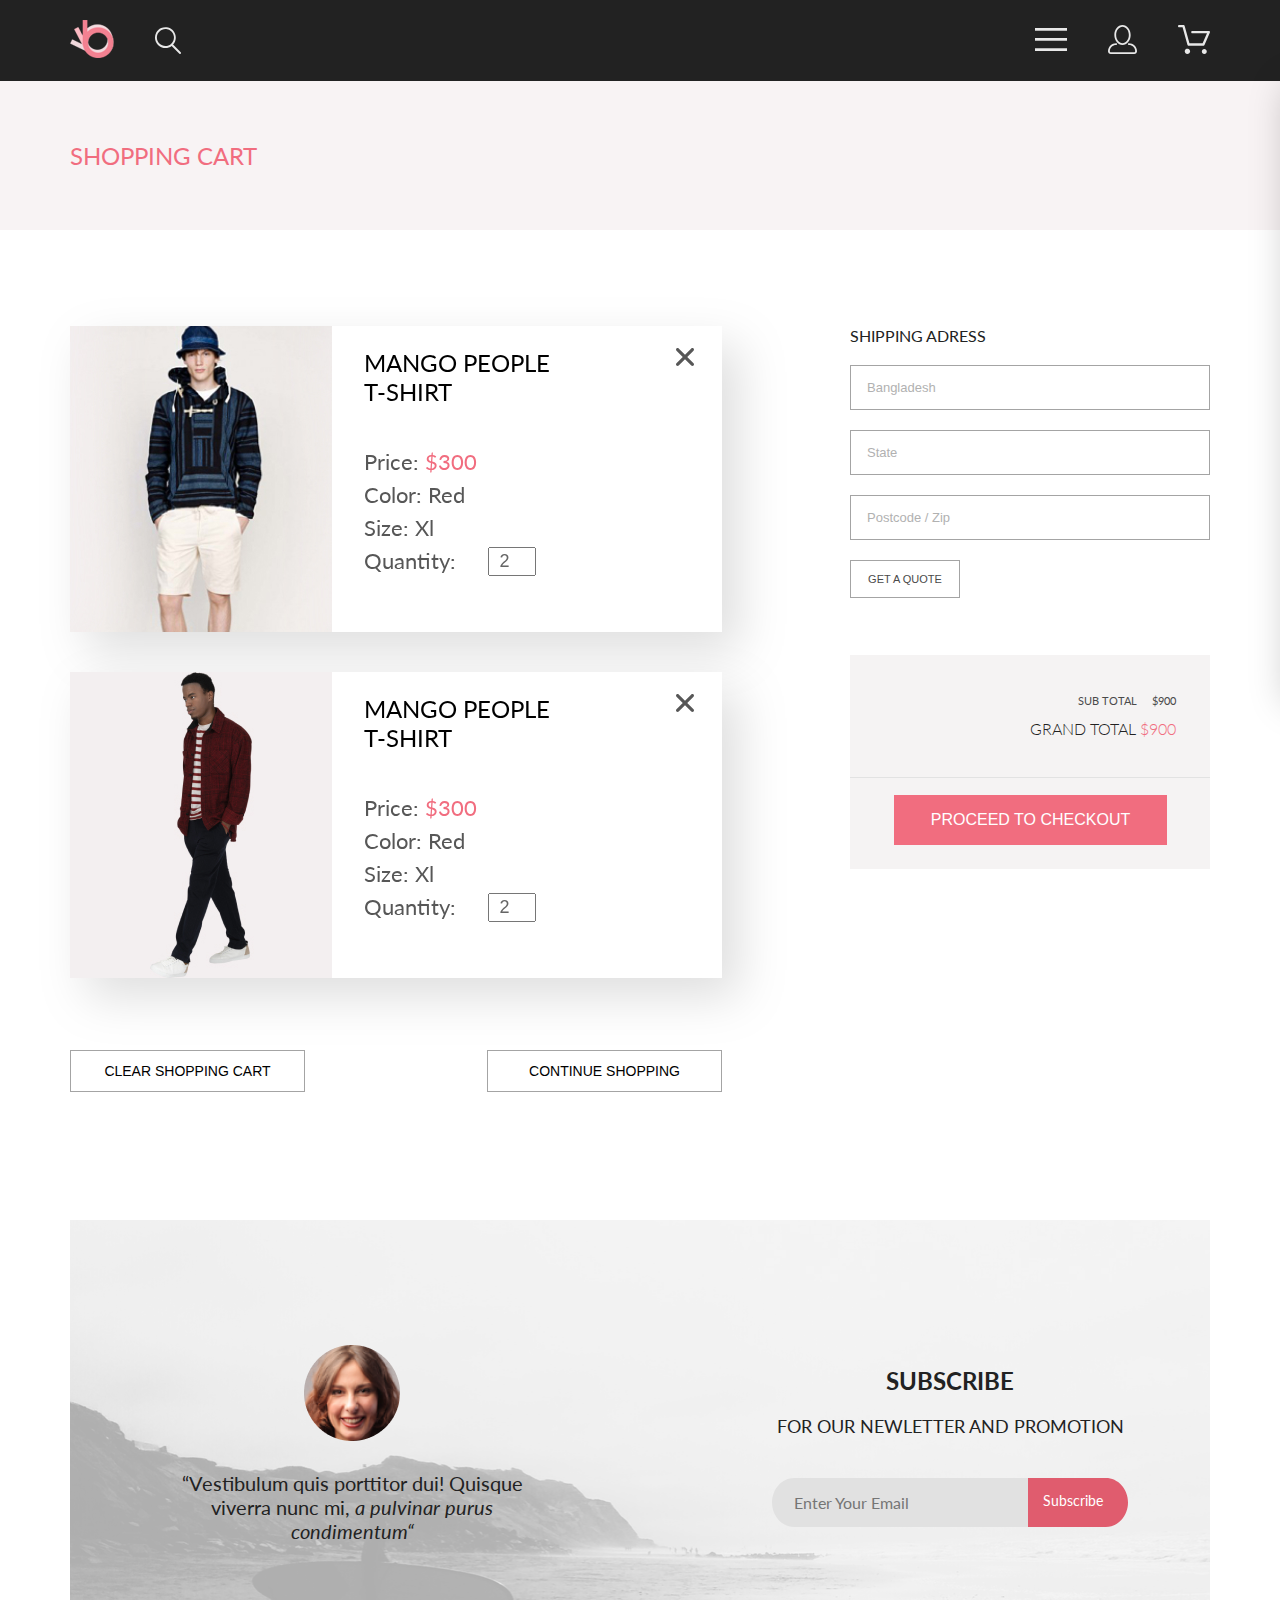
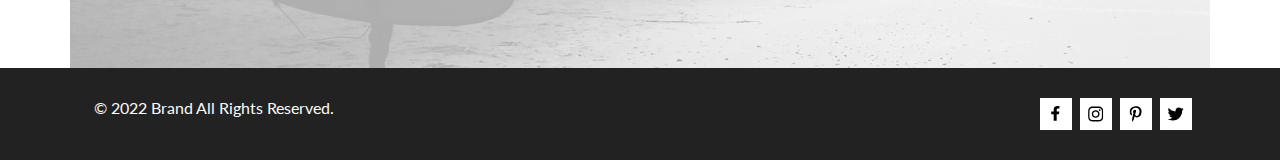
<file: cart.html>
<!DOCTYPE html>
<html lang="en">
<head>
    <meta charset="UTF-8">
    <meta name="viewport" content="width=device-width, initial-scale=1.0">
    <title>Корзина</title>
    <link rel="stylesheet" href="styles/styleCart.css">
    <link rel="preconnect" href="https://fonts.googleapis.com">
    <link rel="preconnect" href="https://fonts.gstatic.com" crossorigin>
    <link href="https://fonts.googleapis.com/css2?family=Inter:ital,opsz,wght@0,14..32,100..900;1,14..32,100..900&family=Lato:ital,wght@0,100;0,300;0,400;0,700;0,900;1,100;1,300;1,400;1,700;1,900&family=Poppins:ital,wght@0,100;0,200;0,300;0,400;0,500;0,600;0,700;0,800;0,900;1,100;1,200;1,300;1,400;1,500;1,600;1,700;1,800;1,900&display=swap" rel="stylesheet">
</head>
<body>
    <div class="box-content">
        <header class="header center">
            <div class="header__left">
                <a href="index.html" class="logo"><img src="img/logo.svg" alt="logo">           
                </a>
                <svg width="26" height="27" viewBox="0 0 26 27" fill="none" xmlns="http://www.w3.org/2000/svg">
                        <path d="M18.0589 17.6249C19.6705 15.8648 20.6275 13.6038 20.769 11.2215C20.9106 8.8392 20.2281 6.48075 18.8362 4.5422C17.4443 2.60365 15.4278 1.20306 13.1252 0.575643C10.8227 -0.0517774 8.37437 0.132183 6.19143 1.09663C4.0085 2.06108 2.22389 3.74727 1.1373 5.87205C0.0507149 7.99682 -0.271678 10.4308 0.224264 12.7652C0.720206 15.0996 2.00428 17.1922 3.86085 18.6917C5.71741 20.1912 8.0334 21.0063 10.4199 20.9999C12.6723 21.003 14.8638 20.269 16.6599 18.9099L24.4079 26.7169C24.4934 26.806 24.5958 26.8771 24.7091 26.926C24.8225 26.975 24.9444 27.0008 25.0679 27.0019C25.1916 27.0023 25.314 26.9772 25.4276 26.9282C25.5411 26.8792 25.6434 26.8072 25.7279 26.7169C25.9018 26.536 25.999 26.2949 25.999 26.0439C25.999 25.793 25.9018 25.5518 25.7279 25.3709L18.0589 17.6249ZM1.88589 10.4999C1.89873 8.81465 2.41021 7.17089 3.35586 5.77587C4.30151 4.38086 5.63899 3.29703 7.1997 2.66102C8.76042 2.02501 10.4745 1.86529 12.1258 2.202C13.7772 2.53871 15.2919 3.35678 16.479 4.55307C17.6661 5.74935 18.4725 7.27031 18.7965 8.92421C19.1204 10.5781 18.9475 12.2909 18.2995 13.8467C17.6515 15.4024 16.5574 16.7315 15.1551 17.6664C13.7529 18.6013 12.1052 19.1001 10.4199 19.0999C8.14843 19.0891 5.97409 18.1774 4.3741 16.5651C2.77412 14.9527 1.87924 12.7714 1.88589 10.4999Z" fill="#E8E8E8" />
                </svg>
            </div>
            <div class="header__right">
                <div class="burger-menu-icon">
                    <a href="#">
                        <label for="burger"> <svg width="32" height="23" viewBox="0 0 32 23" fill="none" xmlns="http://www.w3.org/2000/svg">
                        <path d="M0 23V20.31H32V23H0ZM0 12.76V10.07H32V12.76H0ZM0 2.69V0H32V2.69H0Z" fill="#E8E8E8" />
                    </svg></label></a>
                    <input type="checkbox" id="burger">
                    <nav class="nav">
                        <a href="#" class="burger__head">MENU</a>
                        <ul>
                            <li><a class="burger__heading" href="#">MAN</a>
                            </li>
                                <ul class="burger__box-link">
                                <li><a href="#" class="burger__link">Accessories</a></li>
                                <li><a href="#" class="burger__link">Bags</a></li>
                                <li><a href="#" class="burger__link">Denim</a></li>
                                <li><a href="#" class="burger__link">T-Shirts</a></li>
                                </ul>
                            <li><a href="#" class="burger__heading">WOMEN</a>
                            </li>
                                <ul class="burger__box-link">
                                <li><a href="#" class="burger__link">Accessories</a></li>
                                <li><a href="#" class="burger__link">Jackets & Coats</a></li>
                                <li><a href="#" class="burger__link">Polos</a></li>
                                <li><a href="#" class="burger__link">T-Shirts</a></li>
                                <li><a href="#" class="burger__link">Shirts</a></li>
                                </ul>
                            <li><a href="#" class="burger__heading">KIDS</a>
                                <ul class="burger__box-link">
                                    <li><a href="#" class="burger__link">Accessories</a></li>
                                    <li><a href="#" class="burger__link">Bags</a></li>
                                    <li><a href="#" class="burger__link">Denim</a></li>
                                    <li><a href="#" class="burger__link">T-Shirts</a></li>
                                </ul>
                            </li>
                        </ul>
                        <label class="burger__close" for="burger">
                            <svg width="24" height="24" xmlns="http://www.w3.org/2000/svg"
                            viewBox="0 0 320 512">
                            <path
                            d="M310.6 150.6c12.5-12.5 12.5-32.8
                            0-45.3s-32.8-12.5-45.3 0L160 210.7 54.6 105.4c-12.5-12.5-32.8-12.5-45.3
                            0s-12.5 32.8 0 45.3L114.7 256 9.4 361.4c-12.5 12.5-12.5 32.8 0
                            45.3s32.8 12.5 45.3 0L160 301.3 265.4 406.6c12.5 12.5 32.8 12.5 45.3
                            0s12.5-32.8 0-45.3L205.3 256 310.6 150.6z"
                            fill=#6f6e6e />
                            </svg>
                        </label>                            
                    </nav>
                </div>
                <div class="registration_header">
                    <a href="registration.html">
                    <svg width="29" height="29" viewBox="0 0 29 29" fill="none" xmlns="http://www.w3.org/2000/svg">
                        <path d="M14.5 19.937C19 19.937 22.656 15.464 22.656 9.968C22.656 4.472 19 0 14.5 0C13.3631 0.0217413 12.2463 0.303398 11.2351 0.823397C10.2239 1.34339 9.34507 2.08794 8.66602 3C7.12663 4.99573 6.30819 7.45381 6.34399 9.974C6.34399 15.465 10 19.937 14.5 19.937ZM14.5 1.813C18 1.813 20.844 5.472 20.844 9.969C20.844 14.466 17.998 18.125 14.5 18.125C11.002 18.125 8.15603 14.465 8.15503 9.969C8.15403 5.473 11 1.813 14.5 1.813ZM20.844 18.125C20.6036 18.125 20.373 18.2205 20.203 18.3905C20.033 18.5605 19.9375 18.7911 19.9375 19.0315C19.9375 19.2719 20.033 19.5025 20.203 19.6725C20.373 19.8425 20.6036 19.938 20.844 19.938C22.526 19.9399 24.1386 20.6088 25.3279 21.7982C26.5172 22.9875 27.1861 24.6 27.188 26.282C27.1875 26.5221 27.0918 26.7523 26.922 26.9221C26.7522 27.0918 26.5221 27.1875 26.282 27.188H2.71997C2.47985 27.1875 2.24975 27.0918 2.07996 26.9221C1.91016 26.7523 1.81449 26.5221 1.81396 26.282C1.81608 24.6001 2.48517 22.9877 3.67444 21.7985C4.86371 20.6092 6.47608 19.9401 8.15796 19.938C8.39824 19.938 8.62868 19.8425 8.79858 19.6726C8.96849 19.5027 9.06396 19.2723 9.06396 19.032C9.06396 18.7917 8.96849 18.5613 8.79858 18.3914C8.62868 18.2215 8.39824 18.126 8.15796 18.126C5.99541 18.1279 3.92201 18.9875 2.39258 20.5164C0.863144 22.0453 0.00264777 24.1185 0 26.281C0.000794067 27.0019 0.287502 27.693 0.797241 28.2027C1.30698 28.7125 1.99811 28.9992 2.71899 29H26.282C27.0027 28.9989 27.6936 28.7121 28.2031 28.2024C28.7126 27.6927 28.9992 27.0017 29 26.281C28.9974 24.1187 28.1372 22.0457 26.6083 20.5168C25.0793 18.9878 23.0063 18.1276 20.844 18.125Z" fill="#E8E8E8" />
                    </svg></a>
                </div>
                <div class="basket_header container_basket_tag">
                    <a href="cart.html">
                    <svg width="32" height="29" viewBox="0 0 32 29" fill="none" xmlns="http://www.w3.org/2000/svg">
                    <path d="M26.2009 29C25.5532 28.9738 24.9415 28.6948 24.4972 28.2227C24.0529 27.7506 23.8114 27.1232 23.8245 26.475C23.8376 25.8269 24.1043 25.2097 24.5673 24.7559C25.0303 24.3022 25.6527 24.048 26.301 24.048C26.9493 24.048 27.5717 24.3022 28.0347 24.7559C28.4977 25.2097 28.7644 25.8269 28.7775 26.475C28.7906 27.1232 28.549 27.7506 28.1047 28.2227C27.6604 28.6948 27.0488 28.9738 26.401 29H26.2009ZM6.75293 26.32C6.75293 25.79 6.91011 25.2718 7.20459 24.8311C7.49907 24.3904 7.91764 24.0469 8.40735 23.844C8.89705 23.6412 9.43594 23.5881 9.95581 23.6915C10.4757 23.7949 10.9532 24.0502 11.328 24.425C11.7028 24.7998 11.9581 25.2773 12.0615 25.7972C12.1649 26.317 12.1118 26.8559 11.9089 27.3456C11.7061 27.8353 11.3626 28.2539 10.9219 28.5483C10.4812 28.8428 9.96304 29 9.43298 29C9.08087 29.0003 8.73212 28.9311 8.40674 28.7966C8.08136 28.662 7.78569 28.4646 7.53662 28.2158C7.28755 27.9669 7.09001 27.6713 6.9552 27.3461C6.82039 27.0208 6.75098 26.6721 6.75098 26.32H6.75293ZM10.553 20.686C10.2935 20.6868 10.0409 20.6024 9.83411 20.4457C9.62727 20.2891 9.47758 20.0689 9.40796 19.819L4.57495 2.36401H1.18201C0.868521 2.36401 0.567859 2.23947 0.346191 2.01781C0.124523 1.79614 0 1.49549 0 1.18201C0 0.868519 0.124523 0.567873 0.346191 0.346205C0.567859 0.124537 0.868521 5.81268e-06 1.18201 5.81268e-06H5.46301C5.7225 -0.00080736 5.97504 0.0837201 6.18176 0.240568C6.38848 0.397416 6.53784 0.617884 6.60693 0.868006L11.4399 18.323H24.6179L29.001 8.27501H14.401C14.2428 8.27961 14.0854 8.25242 13.9379 8.19507C13.7904 8.13771 13.6559 8.05134 13.5424 7.94108C13.4288 7.83082 13.3386 7.69891 13.277 7.55315C13.2154 7.40739 13.1836 7.25075 13.1836 7.0925C13.1836 6.93426 13.2154 6.77762 13.277 6.63186C13.3386 6.4861 13.4288 6.35419 13.5424 6.24393C13.6559 6.13367 13.7904 6.0473 13.9379 5.98994C14.0854 5.93259 14.2428 5.90541 14.401 5.91001H30.814C31.0097 5.90996 31.2022 5.95866 31.3744 6.05172C31.5465 6.14478 31.6928 6.27926 31.7999 6.44301C31.9078 6.60729 31.9734 6.79569 31.9908 6.99145C32.0083 7.18721 31.9771 7.38424 31.9 7.565L26.495 19.977C26.4026 20.1876 26.251 20.3668 26.0585 20.4927C25.866 20.6186 25.641 20.6858 25.411 20.686H10.553Z" fill="#E8E8E8" />
                </svg></a>
                </div>
            </div>
        </header>
        <div class="top-head center">
            <h2 class="top-head__heading"> SHOPPING CART</h2>
        </div>
        <div class="content">
            <div class="cart center">
                <div class="cart__content">
                    <div class="cart-item">
                        <img src="img/product1.jpg" alt="photo" class="cart-item__photo"> </img>
                        <div class="cart-item__content">
                            <a href="#" class="cart-item__link"> MANGO  PEOPLE <br>  T-SHIRT</a>
                            <div class="cart-item__info">
                                <p class="cart-item__text">Price:<span class="cart-item__text_select"> $300 </span></p>
                                <p class="cart-item__text">Color: Red</p>
                                <p class="cart-item__text">Size: Xl	</p>
                                <p class="cart-item__text cart-item__text_quantity">Quantity: <input class="cart-item__number" type="number" value="2"> </p>
                            </div>
                            <a href="#" class="cart-item__close">
                                <svg width="18" height="18" viewBox="0 0 18 18" fill="none" xmlns="http://www.w3.org/2000/svg">
                                <path d="M11.2453 9L17.5302 2.71516C17.8285 2.41741 17.9962 2.01336 17.9966 1.59191C17.997 1.17045 17.8299 0.76611 17.5322 0.467833C17.2344 0.169555 16.8304 0.00177586 16.4089 0.00140366C15.9875 0.00103146 15.5831 0.168097 15.2848 0.465848L9 6.75069L2.71516 0.465848C2.41688 0.167571 2.01233 0 1.5905 0C1.16868 0 0.764125 0.167571 0.465848 0.465848C0.167571 0.764125 0 1.16868 0 1.5905C0 2.01233 0.167571 2.41688 0.465848 2.71516L6.75069 9L0.465848 15.2848C0.167571 15.5831 0 15.9877 0 16.4095C0 16.8313 0.167571 17.2359 0.465848 17.5342C0.764125 17.8324 1.16868 18 1.5905 18C2.01233 18 2.41688 17.8324 2.71516 17.5342L9 11.2493L15.2848 17.5342C15.5831 17.8324 15.9877 18 16.4095 18C16.8313 18 17.2359 17.8324 17.5342 17.5342C17.8324 17.2359 18 16.8313 18 16.4095C18 15.9877 17.8324 15.5831 17.5342 15.2848L11.2453 9Z" fill="#575757" />
                               
                            </svg>
                            </a>
                        </div>

                    </div>
                    <div class="cart-item">
                        <img src="img/product2.jpg" alt="photo" class="cart-item__photo"></img>
                        <div class="cart-item__content">
                            <a href="#" class="cart-item__link"> MANGO  PEOPLE <br>  T-SHIRT</a>
                            <div class="cart-item__info">
                                <p class="cart-item__text">Price:<span class="cart-item__text_select"> $300 </span></p>
                                <p class="cart-item__text">Color: Red</p>
                                <p class="cart-item__text">Size: Xl	</p>
                                <p class="cart-item__text cart-item__text_quantity">Quantity: <input class="cart-item__number" type="number" value="2"> </p>
                            </div>
                            <a href="#" class="cart-item__close"><svg width="18" height="18" viewBox="0 0 18 18" fill="none" xmlns="http://www.w3.org/2000/svg">
                                <path d="M11.2453 9L17.5302 2.71516C17.8285 2.41741 17.9962 2.01336 17.9966 1.59191C17.997 1.17045 17.8299 0.76611 17.5322 0.467833C17.2344 0.169555 16.8304 0.00177586 16.4089 0.00140366C15.9875 0.00103146 15.5831 0.168097 15.2848 0.465848L9 6.75069L2.71516 0.465848C2.41688 0.167571 2.01233 0 1.5905 0C1.16868 0 0.764125 0.167571 0.465848 0.465848C0.167571 0.764125 0 1.16868 0 1.5905C0 2.01233 0.167571 2.41688 0.465848 2.71516L6.75069 9L0.465848 15.2848C0.167571 15.5831 0 15.9877 0 16.4095C0 16.8313 0.167571 17.2359 0.465848 17.5342C0.764125 17.8324 1.16868 18 1.5905 18C2.01233 18 2.41688 17.8324 2.71516 17.5342L9 11.2493L15.2848 17.5342C15.5831 17.8324 15.9877 18 16.4095 18C16.8313 18 17.2359 17.8324 17.5342 17.5342C17.8324 17.2359 18 16.8313 18 16.4095C18 15.9877 17.8324 15.5831 17.5342 15.2848L11.2453 9Z" fill="#575757" />
                              </svg></a>
                        </div>
                    </div>
                    <div class="cart-item__buttons">
                        <button class="cart-item__button">
                            CLEAR SHOPPING CART
                        </button>
                        <button class="cart-item__button">
                            CONTINUE SHOPPING
                        </button>
                    </div>
                </div>
                <div class="cart__right">
                    <div class="cart__adress">
                    <h2 class="cart__heading"> SHIPPING ADRESS</h2>
                    <form action="#" class="cart__form">
                        <input class="cart__input" type="text" placeholder="Bangladesh">
                        <input class="cart__input" type="text" placeholder="State">
                        <input class="cart__input" type="text" placeholder="Postcode / Zip">
                        <button class="cart__button">
                            GET A QUOTE
                        </button>
                    </form>
                    </div>
                    <div class="cart-total">
                        <div class="cart-total__content">
                            <p class="cart-total__sub_total">
                                SUB TOTAL &nbsp  &nbsp $900     
                            </p>
                            <p class="cart-total__grand_total">
                                GRAND TOTAL   <span class="cart-total__text_select"> $900 </span>     
                            </p>

                        </div>
                        
                        <button class="cart-total__button">
                            PROCEED TO CHECKOUT
                        </button>
                    </div>
                </div>
                
            </div>
        </div>







        <footer class="footer">
            <div class="subscrible center">
                <div class="container subscrible_container">
                    <div class="subscrible_items">
                        <div class="subscrible_quote">
                            <img src="img/subscrible_photo.png" alt="subscrible photo">
                            <p class="subscrible__add_text_after subscrible_quote_text">
                                “Vestibulum quis porttitor dui! Quisque viverra nunc mi, 
                            </p>
                        </div>
                    <form action="#" class="subscrible__form_newletter">
                        <h3 class="subscrible__add_text_title_form_newletter subscrible__title_form_newletter">
                            SUBSCRIBE </h3>
                        <div class="subscrible__form_svg">
                            <input class="subscrible__text-field_input" type="email" name="email" id="0" placeholder="Enter Your Email">   
                            <svg width="323" height="49" viewBox="0 0 323 49" fill="none" xmlns="http://www.w3.org/2000/svg">
                            <path d="M300.376 0H22.2143C9.94567 0 0 10.969 0 24.5C0 38.031 9.94567 49 22.2143 49H300.376C312.644 49 322.59 38.031 322.59 24.5C322.59 10.969 312.644 0 300.376 0Z" fill="#E1E1E1" />
                        </svg>  
                        <button class="subscrible__button"> 
                            <svg width="100" height="49" viewBox="0 0 100 49" fill="none" xmlns="http://www.w3.org/2000/svg">
                            <path d="M0 0H77.8846C83.75 0 89.3751 2.58127 93.5225 7.17591C97.67 11.7706 100 18.0022 100 24.5C100 30.9978 97.67 37.2294 93.5225 41.8241C89.3751 46.4187 83.75 49 77.8846 49H0V0Z" fill="#E05C6E" />
                        </svg>
                            <p class="subscrible__button__text">
                                Subscribe
                            </p>
                        </button>
                    </div>
                    </form>
                    </div>
                </div>
            </div>
            <div class="footer_container center">
                <div class="footer_copyright">
                    <p class="footer_copyright">
                        © 2022 Brand All Rights Reserved.
                    </p>
                </div>
                <div class="footer_social_icon">
                    <a href="#" class="footer__social_icon">
                        <svg class="footer__rectangle" width="32" height="32" viewBox="0 0 32 32" fill="none" xmlns="http://www.w3.org/2000/svg">
                            <path d="M32 0H0V32H32V0Z" fill="white" />
                        </svg>
                        <svg class="footer__icon" width="11" height="16" viewBox="0 0 11 16" fill="none" xmlns="http://www.w3.org/2000/svg">
                            <g clip-path="url(#clip0_190_1606)">
                            <path d="M8.42177 8.28L8.84757 5.61602H6.18522V3.88729C6.18522 3.15847 6.55713 2.44806 7.74952 2.44806H8.95986V0.179975C8.95986 0.179975 7.86151 0 6.81136 0C4.61884 0 3.1857 1.27593 3.1857 3.5857V5.61602H0.748535V8.28H3.1857V14.72H6.18522V8.28H8.42177Z" fill="black" />
                            </g>
                            <defs>
                            <clipPath id="clip0_190_1606">
                                <rect width="10.1063" height="16" fill="white" transform="translate(0.116943)" />
                            </clipPath>
                            </defs>
                        </svg>
                    </a>
                    <a href="#" class="footer__social_icon">
                        <svg class="footer__rectangle" width="32" height="32" viewBox="0 0 32 32" fill="none" xmlns="http://www.w3.org/2000/svg">
                            <path d="M32 0H0V32H32V0Z" fill="white" />
                        </svg>
                        <svg class="footer__icon" width="16" height="17" viewBox="0 0 16 17" fill="none" xmlns="http://www.w3.org/2000/svg">
                            <g clip-path="url(#clip0_190_1610)">
                            <path d="M7.66813 4.68162C5.51604 4.68162 3.78016 6.38494 3.78016 8.49666C3.78016 10.6084 5.51604 12.3117 7.66813 12.3117C9.82022 12.3117 11.5561 10.6084 11.5561 8.49666C11.5561 6.38494 9.82022 4.68162 7.66813 4.68162ZM7.66813 10.9769C6.27739 10.9769 5.14044 9.86463 5.14044 8.49666C5.14044 7.12869 6.27401 6.01639 7.66813 6.01639C9.06225 6.01639 10.1958 7.12869 10.1958 8.49666C10.1958 9.86463 9.05887 10.9769 7.66813 10.9769ZM12.622 4.52557C12.622 5.02029 12.2159 5.41541 11.7151 5.41541C11.211 5.41541 10.8083 5.01697 10.8083 4.52557C10.8083 4.03416 11.2143 3.63572 11.7151 3.63572C12.2159 3.63572 12.622 4.03416 12.622 4.52557ZM15.1971 5.42869C15.1395 4.2367 14.8621 3.18084 13.9721 2.31092C13.0856 1.441 12.0095 1.16873 10.7948 1.10897C9.54275 1.03924 5.79013 1.03924 4.53813 1.10897C3.32673 1.16541 2.25068 1.43768 1.36075 2.3076C0.47081 3.17752 0.196722 4.23338 0.135814 5.42537C0.0647546 6.65389 0.0647546 10.3361 0.135814 11.5646C0.193339 12.7566 0.47081 13.8125 1.36075 14.6824C2.25068 15.5523 3.32334 15.8246 4.53813 15.8844C5.79013 15.9541 9.54275 15.9541 10.7948 15.8844C12.0095 15.8279 13.0856 15.5556 13.9721 14.6824C14.8587 13.8125 15.1362 12.7566 15.1971 11.5646C15.2681 10.3361 15.2681 6.65721 15.1971 5.42869ZM13.5796 12.8828C13.3157 13.5336 12.8047 14.0349 12.1381 14.2972C11.1399 14.6857 8.77125 14.5961 7.66813 14.5961C6.56502 14.5961 4.19298 14.6824 3.19814 14.2972C2.53492 14.0383 2.02397 13.5369 1.75665 12.8828C1.36075 11.9033 1.45211 9.57908 1.45211 8.49666C1.45211 7.41424 1.36413 5.0867 1.75665 4.11053C2.02059 3.45975 2.53154 2.95838 3.19814 2.69608C4.19636 2.3076 6.56502 2.39725 7.66813 2.39725C8.77125 2.39725 11.1433 2.31092 12.1381 2.69608C12.8013 2.95506 13.3123 3.45643 13.5796 4.11053C13.9755 5.09002 13.8842 7.41424 13.8842 8.49666C13.8842 9.57908 13.9755 11.9066 13.5796 12.8828Z" fill="black" />
                            </g>
                            <defs>
                            <clipPath id="clip0_190_1610">
                                <rect width="15.1594" height="17" fill="white" transform="translate(0.085083)" />
                            </clipPath>
                            </defs>
                        </svg>
                    </a>
                    <a href="#" class="footer__social_icon">
                        <svg class="footer__rectangle" width="32" height="32" viewBox="0 0 32 32" fill="none" xmlns="http://www.w3.org/2000/svg">
                            <path d="M32 0H0V32H32V0Z" fill="white" />
                        </svg>
                        <svg class="footer__icon" width="13" height="16" viewBox="0 0 13 16" fill="none" xmlns="http://www.w3.org/2000/svg">
                            <g clip-path="url(#clip0_190_1618)">
                            <path d="M6.54894 0.203125C3.30862 0.203125 0.106201 2.34063 0.106201 5.8C0.106201 8 1.35685 9.25 2.11482 9.25C2.42748 9.25 2.6075 8.3875 2.6075 8.14375C2.6075 7.85313 1.859 7.23438 1.859 6.025C1.859 3.5125 3.79182 1.73125 6.29312 1.73125C8.44386 1.73125 10.0356 2.94062 10.0356 5.1625C10.0356 6.82187 9.3629 9.93437 7.18373 9.93437C6.39734 9.93437 5.72464 9.37187 5.72464 8.56563C5.72464 7.38438 6.55841 6.24062 6.55841 5.02187C6.55841 2.95312 3.59286 3.32812 3.59286 5.82812C3.59286 6.35313 3.65918 6.93437 3.89604 7.4125C3.46021 9.26875 2.5696 12.0344 2.5696 13.9469C2.5696 14.5375 2.65487 15.1188 2.71172 15.7094C2.8191 15.8281 2.76541 15.8156 2.92963 15.7563C4.52137 13.6 4.46452 13.1781 5.18459 10.3562C5.57305 11.0875 6.57736 11.4812 7.37323 11.4812C10.7272 11.4812 12.2337 8.24688 12.2337 5.33125C12.2337 2.22813 9.52396 0.203125 6.54894 0.203125Z" fill="black" />
                            </g>
                            <defs>
                            <clipPath id="clip0_190_1618">
                                <rect width="12.1275" height="16" fill="white" transform="translate(0.106201)" />
                            </clipPath>
                            </defs>
                        </svg>
                    </a>
                    <a href="#" class="footer__social_icon">
                        <svg class="footer__rectangle" width="32" height="32" viewBox="0 0 32 32" fill="none" xmlns="http://www.w3.org/2000/svg">
                            <path d="M32 0H0V32H32V0Z" fill="white" />
                        </svg>
                        <svg class="footer__icon" width="17" height="16" viewBox="0 0 17 16" fill="none" xmlns="http://www.w3.org/2000/svg">
                            <g clip-path="url(#clip0_190_1614)">
                            <path d="M14.5929 4.74107C14.6032 4.88319 14.6032 5.02535 14.6032 5.16747C14.6032 9.50247 11.2687 14.4974 5.17412 14.4974C3.2965 14.4974 1.55229 13.9593 0.085083 13.0253C0.351856 13.0558 0.608334 13.0659 0.885372 13.0659C2.43463 13.0659 3.86081 12.5482 4.99969 11.6649C3.54275 11.6345 2.32179 10.6903 1.90111 9.39081C2.10633 9.42125 2.31152 9.44156 2.52701 9.44156C2.82454 9.44156 3.12211 9.40094 3.39911 9.32991C1.88062 9.02531 0.741705 7.70553 0.741705 6.11163V6.07103C1.18287 6.31469 1.69592 6.46697 2.23967 6.48725C1.34704 5.89841 0.762233 4.89335 0.762233 3.75628C0.762233 3.14716 0.926365 2.58878 1.21367 2.10147C2.84504 4.09131 5.29722 5.39078 8.04691 5.53294C7.99562 5.28928 7.96483 5.0355 7.96483 4.78169C7.96483 2.97457 9.4423 1.5025 11.2789 1.5025C12.233 1.5025 13.0949 1.89844 13.7003 2.53803C14.4492 2.39591 15.1674 2.12178 15.8036 1.74616C15.5573 2.5076 15.0341 3.14719 14.3466 3.55325C15.0136 3.48222 15.6599 3.29944 16.255 3.04566C15.8036 3.69538 15.2393 4.27403 14.5929 4.74107Z" fill="black" />
                            </g>
                            <defs>
                            <clipPath id="clip0_190_1614">
                                <rect width="16.17" height="16" fill="white" transform="translate(0.085083)" />
                            </clipPath>
                            </defs>
                        </svg>
                    </a>
                </div>    
            </div>
        </footer>
    </div>
</body>
</html>
</file>
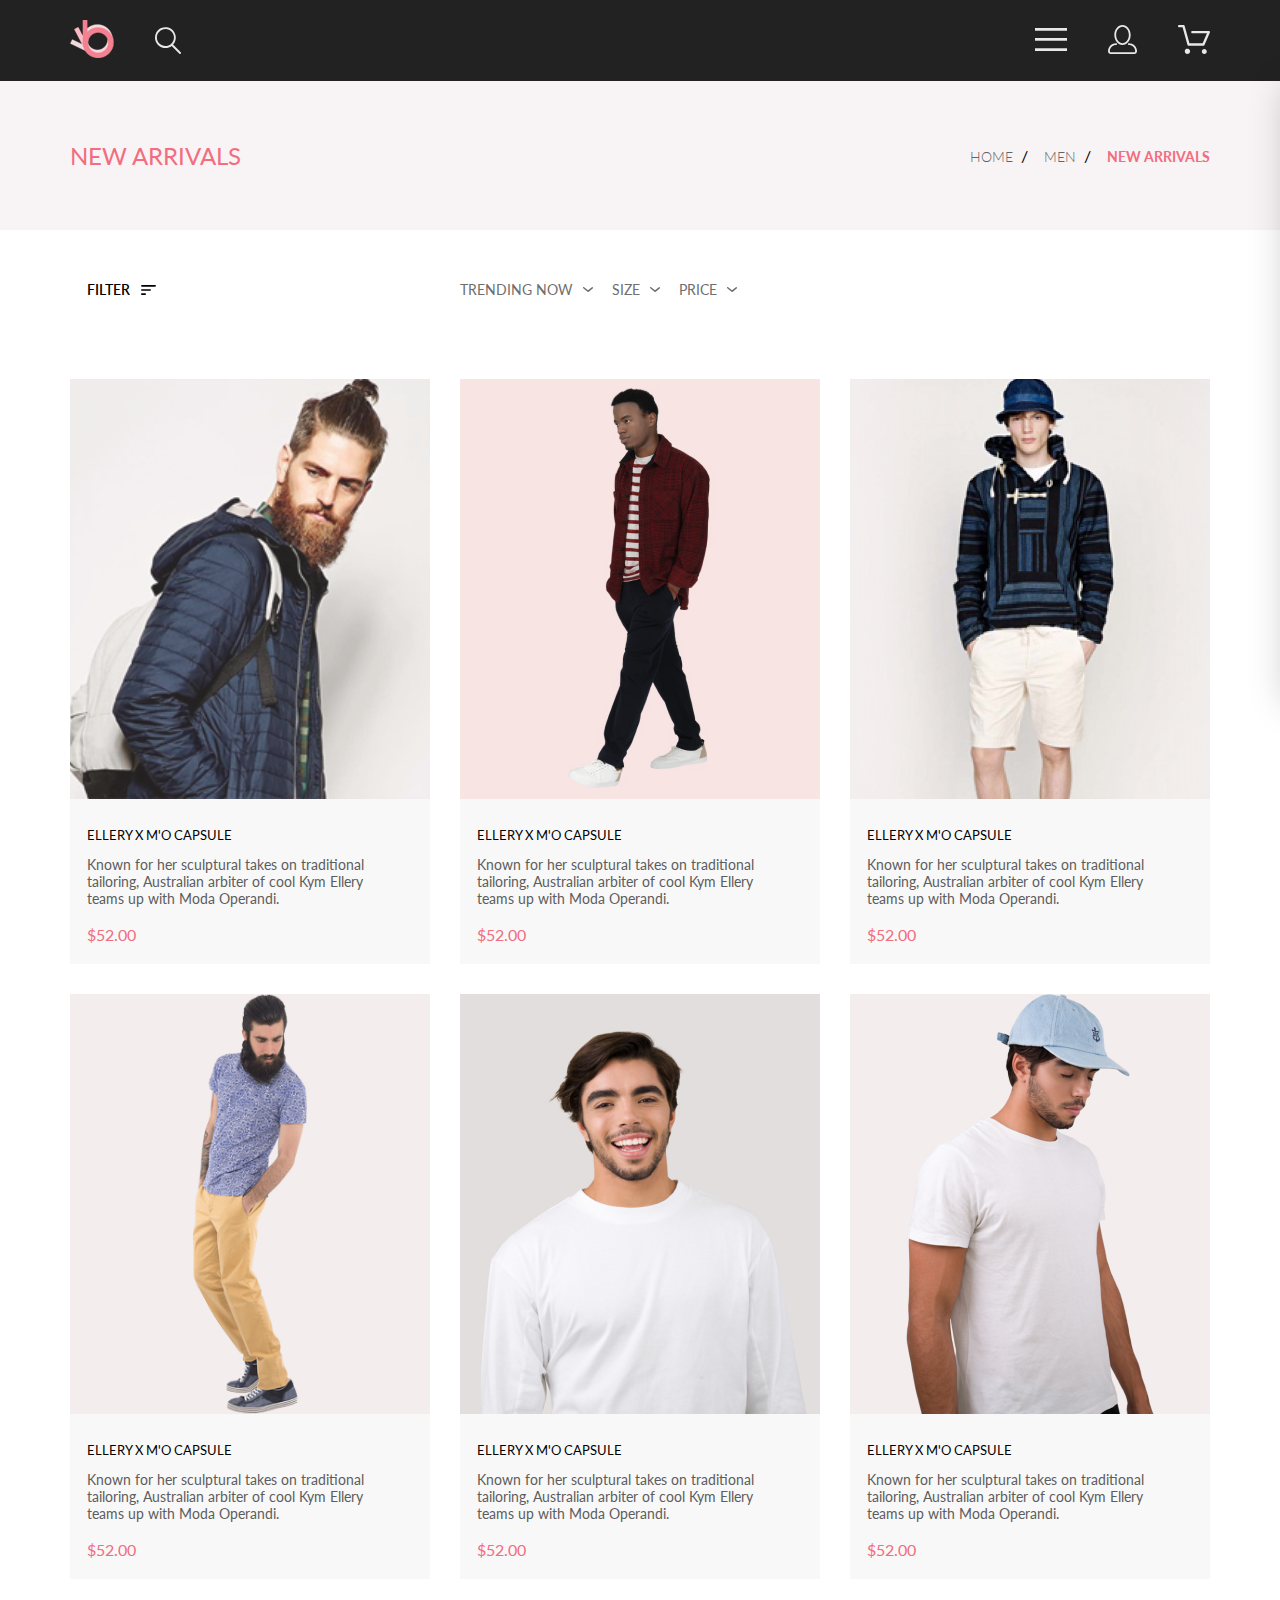
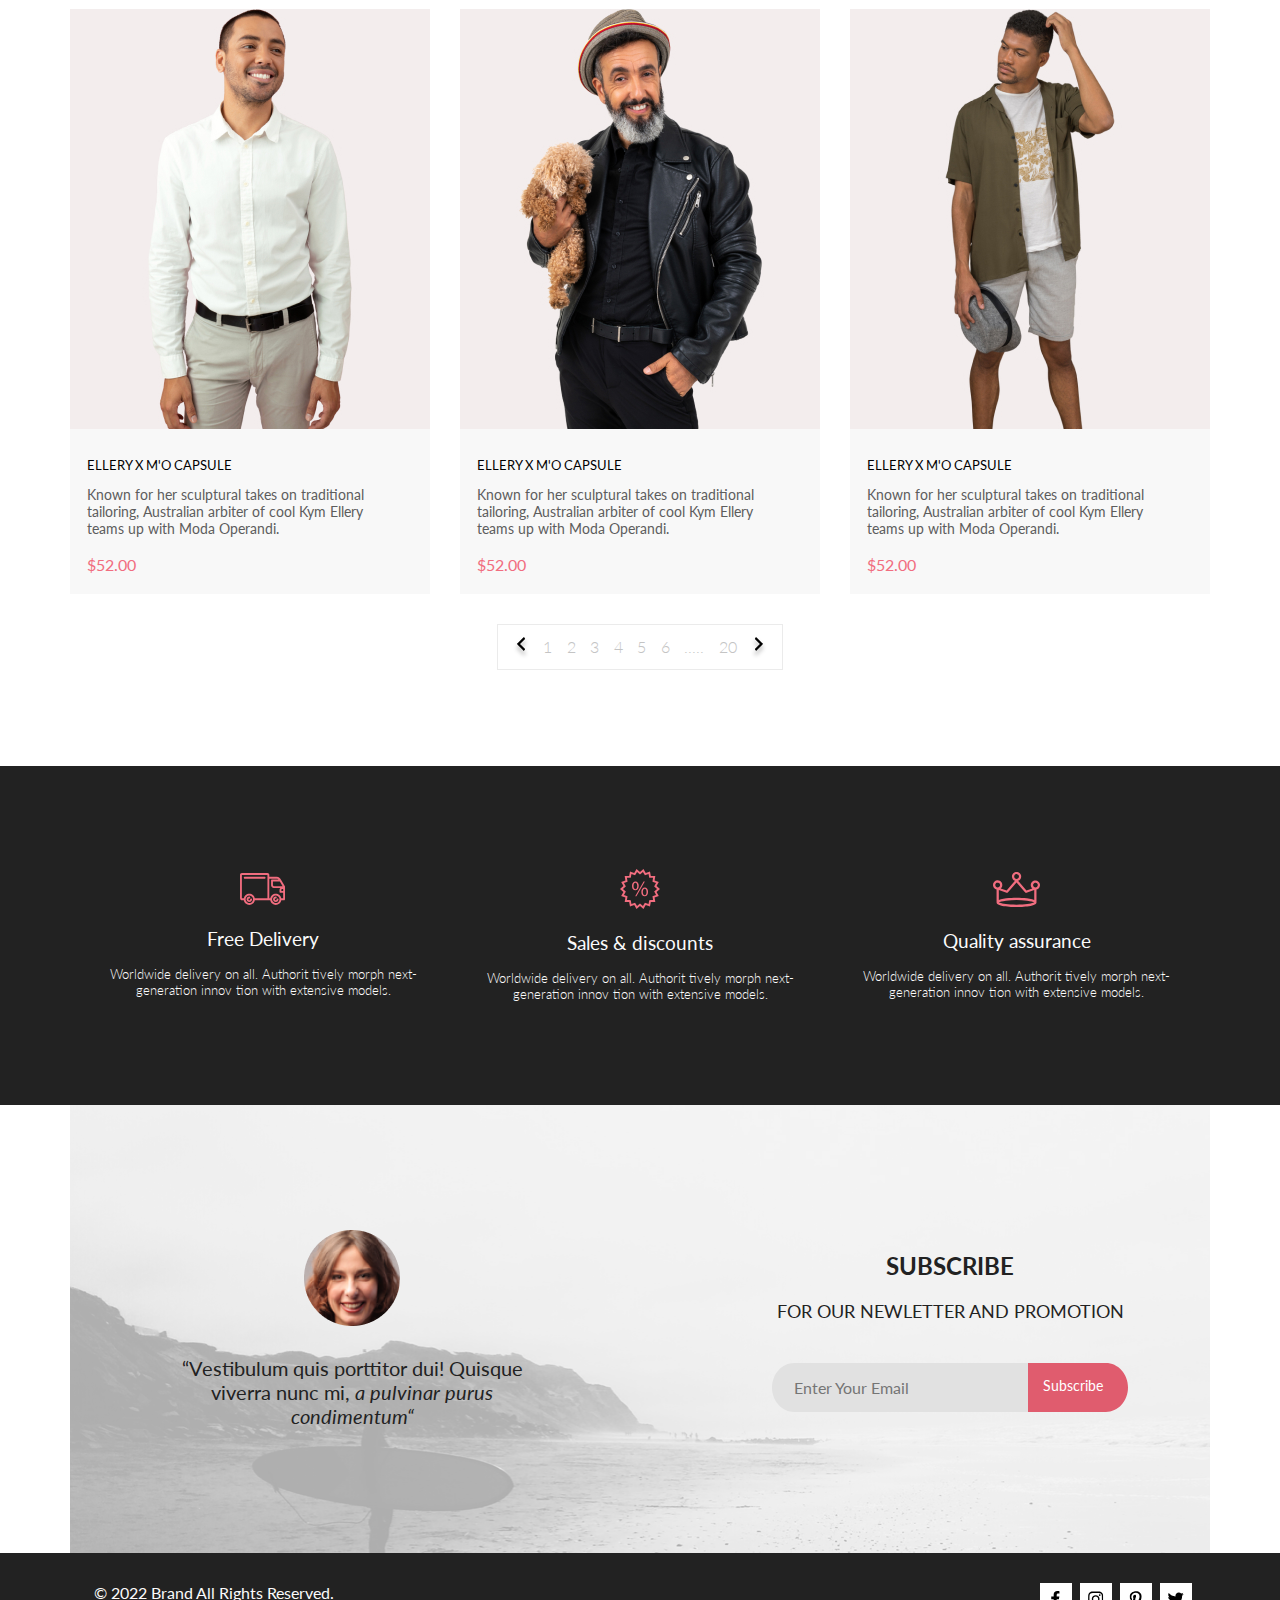
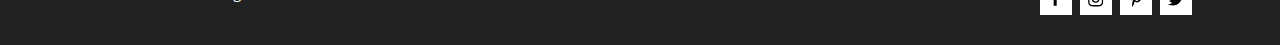
<file: catalog.html>
<!DOCTYPE html>
<html lang="en">
<head>
    <meta charset="UTF-8">
    <meta name="viewport" content="width=device-width, initial-scale=1.0">
    <link rel="preconnect" href="https://fonts.googleapis.com">
    <link rel="preconnect" href="https://fonts.gstatic.com" crossorigin>
    <link href="https://fonts.googleapis.com/css2?family=Inter:ital,opsz,wght@0,14..32,100..900;1,14..32,100..900&family=Lato:ital,wght@0,100;0,300;0,400;0,700;0,900;1,100;1,300;1,400;1,700;1,900&family=Poppins:wght@300;400;700&display=swap" rel="stylesheet">
    <title>Каталог</title>
    <link rel="stylesheet" href="styles/stylecat.css">
</head>
<body>
    <div class="box-content">
        <header class="header center">
            <div class="header__left">
                <a href="index.html" class="logo"><img src="img/logo.svg" alt="logo">           
                </a>
                <svg width="26" height="27" viewBox="0 0 26 27" fill="none" xmlns="http://www.w3.org/2000/svg">
                        <path d="M18.0589 17.6249C19.6705 15.8648 20.6275 13.6038 20.769 11.2215C20.9106 8.8392 20.2281 6.48075 18.8362 4.5422C17.4443 2.60365 15.4278 1.20306 13.1252 0.575643C10.8227 -0.0517774 8.37437 0.132183 6.19143 1.09663C4.0085 2.06108 2.22389 3.74727 1.1373 5.87205C0.0507149 7.99682 -0.271678 10.4308 0.224264 12.7652C0.720206 15.0996 2.00428 17.1922 3.86085 18.6917C5.71741 20.1912 8.0334 21.0063 10.4199 20.9999C12.6723 21.003 14.8638 20.269 16.6599 18.9099L24.4079 26.7169C24.4934 26.806 24.5958 26.8771 24.7091 26.926C24.8225 26.975 24.9444 27.0008 25.0679 27.0019C25.1916 27.0023 25.314 26.9772 25.4276 26.9282C25.5411 26.8792 25.6434 26.8072 25.7279 26.7169C25.9018 26.536 25.999 26.2949 25.999 26.0439C25.999 25.793 25.9018 25.5518 25.7279 25.3709L18.0589 17.6249ZM1.88589 10.4999C1.89873 8.81465 2.41021 7.17089 3.35586 5.77587C4.30151 4.38086 5.63899 3.29703 7.1997 2.66102C8.76042 2.02501 10.4745 1.86529 12.1258 2.202C13.7772 2.53871 15.2919 3.35678 16.479 4.55307C17.6661 5.74935 18.4725 7.27031 18.7965 8.92421C19.1204 10.5781 18.9475 12.2909 18.2995 13.8467C17.6515 15.4024 16.5574 16.7315 15.1551 17.6664C13.7529 18.6013 12.1052 19.1001 10.4199 19.0999C8.14843 19.0891 5.97409 18.1774 4.3741 16.5651C2.77412 14.9527 1.87924 12.7714 1.88589 10.4999Z" fill="#E8E8E8" />
                </svg>
            </div>
            <div class="header__right">
                <div class="burger-menu-icon">
                    <a href="#">
                        <label for="burger"> <svg width="32" height="23" viewBox="0 0 32 23" fill="none" xmlns="http://www.w3.org/2000/svg">
                        <path d="M0 23V20.31H32V23H0ZM0 12.76V10.07H32V12.76H0ZM0 2.69V0H32V2.69H0Z" fill="#E8E8E8" />
                    </svg></label></a>
                    <input type="checkbox" id="burger">
                    <nav class="nav">
                        <a href="#" class="burger__head">MENU</a>
                        <ul>
                            <li><a class="burger__heading" href="#">MAN</a>
                            </li>
                                <ul class="burger__box-link">
                                <li><a href="#" class="burger__link">Accessories</a></li>
                                <li><a href="#" class="burger__link">Bags</a></li>
                                <li><a href="#" class="burger__link">Denim</a></li>
                                <li><a href="#" class="burger__link">T-Shirts</a></li>
                                </ul>
                            <li><a href="#" class="burger__heading">WOMEN</a>
                            </li>
                                <ul class="burger__box-link">
                                <li><a href="#" class="burger__link">Accessories</a></li>
                                <li><a href="#" class="burger__link">Jackets & Coats</a></li>
                                <li><a href="#" class="burger__link">Polos</a></li>
                                <li><a href="#" class="burger__link">T-Shirts</a></li>
                                <li><a href="#" class="burger__link">Shirts</a></li>
                                </ul>
                            <li><a href="#" class="burger__heading">KIDS</a>
                                <ul class="burger__box-link">
                                    <li><a href="#" class="burger__link">Accessories</a></li>
                                    <li><a href="#" class="burger__link">Bags</a></li>
                                    <li><a href="#" class="burger__link">Denim</a></li>
                                    <li><a href="#" class="burger__link">T-Shirts</a></li>
                                </ul>
                            </li>
                        </ul>
                        <label class="burger__close" for="burger">
                            <svg width="24" height="24" xmlns="http://www.w3.org/2000/svg"
                            viewBox="0 0 320 512">
                            <path
                            d="M310.6 150.6c12.5-12.5 12.5-32.8
                            0-45.3s-32.8-12.5-45.3 0L160 210.7 54.6 105.4c-12.5-12.5-32.8-12.5-45.3
                            0s-12.5 32.8 0 45.3L114.7 256 9.4 361.4c-12.5 12.5-12.5 32.8 0
                            45.3s32.8 12.5 45.3 0L160 301.3 265.4 406.6c12.5 12.5 32.8 12.5 45.3
                            0s12.5-32.8 0-45.3L205.3 256 310.6 150.6z"
                            fill=#6f6e6e />
                            </svg>
                        </label>                            
                    </nav>
                </div>

                <a href="registration.html">
                <svg width="29" height="29" viewBox="0 0 29 29" fill="none" xmlns="http://www.w3.org/2000/svg">
                    <path d="M14.5 19.937C19 19.937 22.656 15.464 22.656 9.968C22.656 4.472 19 0 14.5 0C13.3631 0.0217413 12.2463 0.303398 11.2351 0.823397C10.2239 1.34339 9.34507 2.08794 8.66602 3C7.12663 4.99573 6.30819 7.45381 6.34399 9.974C6.34399 15.465 10 19.937 14.5 19.937ZM14.5 1.813C18 1.813 20.844 5.472 20.844 9.969C20.844 14.466 17.998 18.125 14.5 18.125C11.002 18.125 8.15603 14.465 8.15503 9.969C8.15403 5.473 11 1.813 14.5 1.813ZM20.844 18.125C20.6036 18.125 20.373 18.2205 20.203 18.3905C20.033 18.5605 19.9375 18.7911 19.9375 19.0315C19.9375 19.2719 20.033 19.5025 20.203 19.6725C20.373 19.8425 20.6036 19.938 20.844 19.938C22.526 19.9399 24.1386 20.6088 25.3279 21.7982C26.5172 22.9875 27.1861 24.6 27.188 26.282C27.1875 26.5221 27.0918 26.7523 26.922 26.9221C26.7522 27.0918 26.5221 27.1875 26.282 27.188H2.71997C2.47985 27.1875 2.24975 27.0918 2.07996 26.9221C1.91016 26.7523 1.81449 26.5221 1.81396 26.282C1.81608 24.6001 2.48517 22.9877 3.67444 21.7985C4.86371 20.6092 6.47608 19.9401 8.15796 19.938C8.39824 19.938 8.62868 19.8425 8.79858 19.6726C8.96849 19.5027 9.06396 19.2723 9.06396 19.032C9.06396 18.7917 8.96849 18.5613 8.79858 18.3914C8.62868 18.2215 8.39824 18.126 8.15796 18.126C5.99541 18.1279 3.92201 18.9875 2.39258 20.5164C0.863144 22.0453 0.00264777 24.1185 0 26.281C0.000794067 27.0019 0.287502 27.693 0.797241 28.2027C1.30698 28.7125 1.99811 28.9992 2.71899 29H26.282C27.0027 28.9989 27.6936 28.7121 28.2031 28.2024C28.7126 27.6927 28.9992 27.0017 29 26.281C28.9974 24.1187 28.1372 22.0457 26.6083 20.5168C25.0793 18.9878 23.0063 18.1276 20.844 18.125Z" fill="#E8E8E8" />
                </svg></a>
                <div class="basket_header container_basket_tag">
                    <a href="cart.html">
                    <svg width="32" height="29" viewBox="0 0 32 29" fill="none" xmlns="http://www.w3.org/2000/svg">
                    <path d="M26.2009 29C25.5532 28.9738 24.9415 28.6948 24.4972 28.2227C24.0529 27.7506 23.8114 27.1232 23.8245 26.475C23.8376 25.8269 24.1043 25.2097 24.5673 24.7559C25.0303 24.3022 25.6527 24.048 26.301 24.048C26.9493 24.048 27.5717 24.3022 28.0347 24.7559C28.4977 25.2097 28.7644 25.8269 28.7775 26.475C28.7906 27.1232 28.549 27.7506 28.1047 28.2227C27.6604 28.6948 27.0488 28.9738 26.401 29H26.2009ZM6.75293 26.32C6.75293 25.79 6.91011 25.2718 7.20459 24.8311C7.49907 24.3904 7.91764 24.0469 8.40735 23.844C8.89705 23.6412 9.43594 23.5881 9.95581 23.6915C10.4757 23.7949 10.9532 24.0502 11.328 24.425C11.7028 24.7998 11.9581 25.2773 12.0615 25.7972C12.1649 26.317 12.1118 26.8559 11.9089 27.3456C11.7061 27.8353 11.3626 28.2539 10.9219 28.5483C10.4812 28.8428 9.96304 29 9.43298 29C9.08087 29.0003 8.73212 28.9311 8.40674 28.7966C8.08136 28.662 7.78569 28.4646 7.53662 28.2158C7.28755 27.9669 7.09001 27.6713 6.9552 27.3461C6.82039 27.0208 6.75098 26.6721 6.75098 26.32H6.75293ZM10.553 20.686C10.2935 20.6868 10.0409 20.6024 9.83411 20.4457C9.62727 20.2891 9.47758 20.0689 9.40796 19.819L4.57495 2.36401H1.18201C0.868521 2.36401 0.567859 2.23947 0.346191 2.01781C0.124523 1.79614 0 1.49549 0 1.18201C0 0.868519 0.124523 0.567873 0.346191 0.346205C0.567859 0.124537 0.868521 5.81268e-06 1.18201 5.81268e-06H5.46301C5.7225 -0.00080736 5.97504 0.0837201 6.18176 0.240568C6.38848 0.397416 6.53784 0.617884 6.60693 0.868006L11.4399 18.323H24.6179L29.001 8.27501H14.401C14.2428 8.27961 14.0854 8.25242 13.9379 8.19507C13.7904 8.13771 13.6559 8.05134 13.5424 7.94108C13.4288 7.83082 13.3386 7.69891 13.277 7.55315C13.2154 7.40739 13.1836 7.25075 13.1836 7.0925C13.1836 6.93426 13.2154 6.77762 13.277 6.63186C13.3386 6.4861 13.4288 6.35419 13.5424 6.24393C13.6559 6.13367 13.7904 6.0473 13.9379 5.98994C14.0854 5.93259 14.2428 5.90541 14.401 5.91001H30.814C31.0097 5.90996 31.2022 5.95866 31.3744 6.05172C31.5465 6.14478 31.6928 6.27926 31.7999 6.44301C31.9078 6.60729 31.9734 6.79569 31.9908 6.99145C32.0083 7.18721 31.9771 7.38424 31.9 7.565L26.495 19.977C26.4026 20.1876 26.251 20.3668 26.0585 20.4927C25.866 20.6186 25.641 20.6858 25.411 20.686H10.553Z" fill="#E8E8E8" />
                </svg></a>
                </div>
            </div>
        </header>
        <div class="top-head center">
            <h2 class="top-head__heading"> NEW ARRIVALS</h2>
            <div class="breadcrumbs__links">
                <div class="breadcrumbs__box">
                    <a href="#" class="breadcrumbs__link">HOME</a></div>
                <div class="breadcrumbs__box">
                    <a href="#" class="breadcrumbs__link">MEN</a></div>
                <div class="breadcrumbs__box">
                    <a href="#" class="breadcrumbs__link">NEW ARRIVALS</a></div>

            </div>
        </div>
       
        <div class="product-box center">
            <div class="filter_sort center">
                <details class="filter">
                    <summary class="filter__summary"> <span class="filter__heading">FILTER </span> 
                        <svg width="15" height="10" viewBox="0 0 15 10" fill="none" xmlns="http://www.w3.org/2000/svg">
                            <path d="M0.833333 10H4.16667C4.625 10 5 9.625 5 9.16667C5 8.70833 4.625 8.33333 4.16667 8.33333H0.833333C0.375 8.33333 0 8.70833 0 9.16667C0 9.625 0.375 10 0.833333 10ZM0 0.833333C0 1.29167 0.375 1.66667 0.833333 1.66667H14.1667C14.625 1.66667 15 1.29167 15 0.833333C15 0.375 14.625 0 14.1667 0H0.833333C0.375 0 0 0.375 0 0.833333ZM0.833333 5.83333H9.16667C9.625 5.83333 10 5.45833 10 5C10 4.54167 9.625 4.16667 9.16667 4.16667H0.833333C0.375 4.16667 0 4.54167 0 5C0 5.45833 0.375 5.83333 0.833333 5.83333Z" fill="black"/>
                            </svg>
                            
                    </summary>
                    <div class="filter__content">
                        <details open class="filter__item">
                                <summary class="filter__head">
                                    CATEGORY </summary>
                                    <div class="filter__link-box">
                                        <a href="#" class="filter__link">Accessories</a>
                                        <a href="#" class="filter__link">Bags</a>
                                        <a href="#" class="filter__link">Denim</a>
                                        <a href="#" class="filter__link">Hoodies & Sweatshirts</a>
                                        <a href="#" class="filter__link">Jackets & Coats</a>
                                        <a href="#" class="filter__link">Polos</a>
                                        <a href="#" class="filter__link">Shirts</a>
                                        <a href="#" class="filter__link">Shoes</a>
                                        <a href="#" class="filter__link"> Sweaters & Knits</a>
                                        <a href="#" class="filter__link">T-Shirts</a>
                                        <a href="#" class="filter__link">Tanks</a>
                                    </div>
                        </details>
                        <details class="filter__item">
                            <summary class="filter__head">
                                BRAND </summary>
                                <div class="filter__link-box">
                                    <a href="#" class="filter__link">Accessories</a>
                                    <a href="#" class="filter__link">Bags</a>
                                    <a href="#" class="filter__link">Denim</a>
                                    <a href="#" class="filter__link">Hoodies & Sweatshirts</a>
                                    <a href="#" class="filter__link">Jackets & Coats</a>
                                    <a href="#" class="filter__link">Polos</a>
                                    <a href="#" class="filter__link">Shirts</a>
                                    <a href="#" class="filter__link">Shoes</a>
                                    <a href="#" class="filter__link">Sweaters & Knits</a>
                                    <a href="#" class="filter__link">T-Shirts</a>
                                    <a href="#" class="filter__link">Tanks</a>
                                </div>
                        </details>
                        <details class="filter__item">
                        <summary class="filter__head">DESIGNER </summary>
                            <div class="filter__link-box">
                                <a href="#" class="filter__link">Accessories</a>
                                <a href="#" class="filter__link">Bags</a>
                                <a href="#" class="filter__link">Denim</a>
                                <a href="#" class="filter__link">Hoodies & Sweatshirts</a>
                                <a href="#" class="filter__link">Jackets & Coats</a>
                                <a href="#" class="filter__link">Polos</a>
                                <a href="#" class="filter__link">Shirts</a>
                                <a href="#" class="filter__link">Shoes</a>
                                <a href="#" class="filter__link">Sweaters & Knits</a>
                                <a href="#" class="filter__link">T-Shirts</a>
                                <a href="#" class="filter__link">Tanks</a>
                            </div>
                        </details>
                    </div>
                </details>
            </div>
            <div class="sort center">
                    <details class="sort__details">
                        <summary class="sort__summary"><span class="sort__heading"> TRENDING NOW </span>
                            <svg width="11" height="5" viewBox="0 0 11 5" fill="none" xmlns="http://www.w3.org/2000/svg">
                                <path d="M5.00214 5.00214C4.83521 5.00247 4.67343 4.94433 4.54488 4.83782L0.258102 1.2655C0.112196 1.14422 0.0204417 0.969958 0.00302325 0.781035C-0.0143952 0.592112 0.0439493 0.404007 0.165221 0.258101C0.286493 0.112196 0.460759 0.0204417 0.649682 0.00302327C0.838605 -0.0143952 1.02671 0.043949 1.17262 0.165221L5.00214 3.36602L8.83167 0.279536C8.90475 0.220188 8.98884 0.175869 9.0791 0.149125C9.16937 0.122382 9.26403 0.113741 9.35764 0.1237C9.45126 0.133659 9.54198 0.162021 9.6246 0.207156C9.70722 0.252292 9.7801 0.313311 9.83906 0.386705C9.90449 0.460167 9.95405 0.546351 9.98462 0.639855C10.0152 0.733359 10.0261 0.83217 10.0167 0.930097C10.0073 1.02802 9.97784 1.12296 9.93005 1.20895C9.88227 1.29494 9.81723 1.37013 9.73904 1.42982L5.45225 4.88068C5.32002 4.97036 5.16154 5.01312 5.00214 5.00214Z" fill="#6F6E6E" />
                              </svg>
                        </summary>
                    </details>
                    <details class="sort__details">
                        <summary class="sort__summary"><span class="sort__heading"> SIZE  </span>
                            <svg width="11" height="5" viewBox="0 0 11 5" fill="none" xmlns="http://www.w3.org/2000/svg">
                                <path d="M5.00214 5.00214C4.83521 5.00247 4.67343 4.94433 4.54488 4.83782L0.258102 1.2655C0.112196 1.14422 0.0204417 0.969958 0.00302325 0.781035C-0.0143952 0.592112 0.0439493 0.404007 0.165221 0.258101C0.286493 0.112196 0.460759 0.0204417 0.649682 0.00302327C0.838605 -0.0143952 1.02671 0.043949 1.17262 0.165221L5.00214 3.36602L8.83167 0.279536C8.90475 0.220188 8.98884 0.175869 9.0791 0.149125C9.16937 0.122382 9.26403 0.113741 9.35764 0.1237C9.45126 0.133659 9.54198 0.162021 9.6246 0.207156C9.70722 0.252292 9.7801 0.313311 9.83906 0.386705C9.90449 0.460167 9.95405 0.546351 9.98462 0.639855C10.0152 0.733359 10.0261 0.83217 10.0167 0.930097C10.0073 1.02802 9.97784 1.12296 9.93005 1.20895C9.88227 1.29494 9.81723 1.37013 9.73904 1.42982L5.45225 4.88068C5.32002 4.97036 5.16154 5.01312 5.00214 5.00214Z" fill="#6F6E6E" />
                              </svg>
                        </summary>
                        <div class="sort__box">
                            <div class="sort__check">
                                <input type="checkbox" id="sort__check1" >
                                <label for="sort__check1">XS</label>
                            </div>
                            <div class="sort__check">
                                <input type="checkbox" id="sort__check2" >
                                <label for="sort__check2">S</label>
                            </div>
                            <div class="sort__check">
                                <input type="checkbox" id="sort__check3" >
                                <label for="sort__check3">M</label>
                            </div>
                            <div class="sort__check">
                                <input type="checkbox" id="sort__check4" >
                                <label for="sort__check4">L</label>
                            </div>
                        </div>
                    </details>
                    <details class="sort__details">
                        <summary class="sort__summary"><span class="sort__heading"> PRICE </span>
                            <svg width="11" height="5" viewBox="0 0 11 5" fill="none" xmlns="http://www.w3.org/2000/svg">
                                <path d="M5.00214 5.00214C4.83521 5.00247 4.67343 4.94433 4.54488 4.83782L0.258102 1.2655C0.112196 1.14422 0.0204417 0.969958 0.00302325 0.781035C-0.0143952 0.592112 0.0439493 0.404007 0.165221 0.258101C0.286493 0.112196 0.460759 0.0204417 0.649682 0.00302327C0.838605 -0.0143952 1.02671 0.043949 1.17262 0.165221L5.00214 3.36602L8.83167 0.279536C8.90475 0.220188 8.98884 0.175869 9.0791 0.149125C9.16937 0.122382 9.26403 0.113741 9.35764 0.1237C9.45126 0.133659 9.54198 0.162021 9.6246 0.207156C9.70722 0.252292 9.7801 0.313311 9.83906 0.386705C9.90449 0.460167 9.95405 0.546351 9.98462 0.639855C10.0152 0.733359 10.0261 0.83217 10.0167 0.930097C10.0073 1.02802 9.97784 1.12296 9.93005 1.20895C9.88227 1.29494 9.81723 1.37013 9.73904 1.42982L5.45225 4.88068C5.32002 4.97036 5.16154 5.01312 5.00214 5.00214Z" fill="#6F6E6E" />
                              </svg>
                        </summary>
                    </details>
            </div>

            <div class="item_prod">
                <div class="hover_prod">
                    <img src="img/img_products1.svg" alt="product"> 
                    <div class="overlay"></div>
                    <div class="hover_button_prod"><a href="#">
                        <svg  width="139" height="44" viewBox="0 0 139 44" fill="none" xmlns="http://www.w3.org/2000/svg">
                            <path d="M138.5 0.5H0.5V43.5H138.5V0.5Z" stroke="white" stroke-linejoin="round" />
                        </svg>
                        <div class="text_rounded_rectangle">
                            <svg width="27" height="25" viewBox="0 0 27 25" fill="none" xmlns="http://www.w3.org/2000/svg">
                            <path d="M21.9521 23.2662H21.8397C21.2306 23.2662 20.7188 22.7666 20.6746 22.1289C20.6302 21.4602 21.1187 20.8781 21.7637 20.8341C21.7891 20.8324 21.8156 20.8315 21.8417 20.8315C22.4587 20.8315 22.9755 21.3214 23.0213 21.9482C23.0331 22.1967 22.9926 22.5509 22.7371 22.8434L22.7312 22.8502L22.7254 22.8571C22.5287 23.0907 22.2619 23.2316 21.9521 23.2662ZM8.22003 23.2599C7.56946 23.2599 7.04022 22.7169 7.04022 22.0496C7.04022 21.3827 7.56946 20.8401 8.22003 20.8401C8.87061 20.8401 9.39984 21.3827 9.39984 22.0496C9.39984 22.7169 8.87061 23.2599 8.22003 23.2599Z" fill="white" />
                            <path d="M21.8765 22.2662C21.9215 22.2549 21.9428 22.2339 21.9605 22.2129C21.9683 22.2037 21.9761 22.1946 21.9839 22.1855C22.0204 22.1438 22.0237 22.0553 22.0229 22.0105C22.0097 21.9044 21.9189 21.8315 21.8417 21.8315C21.838 21.8315 21.8341 21.8317 21.8317 21.8318C21.7536 21.8372 21.6658 21.9409 21.6724 22.0625C21.6818 22.1793 21.7679 22.2662 21.8397 22.2662H21.8765ZM8.22003 22.2599C8.31921 22.2599 8.39984 22.1655 8.39984 22.0496C8.39984 21.9341 8.31921 21.8401 8.22003 21.8401C8.12091 21.8401 8.04022 21.9341 8.04022 22.0496C8.04022 22.1655 8.12091 22.2599 8.22003 22.2599ZM21.9999 24.2662C21.9522 24.2662 21.8883 24.2662 21.8397 24.2662C20.7021 24.2662 19.7571 23.3545 19.677 22.198C19.5969 20.9929 20.4942 19.9183 21.6957 19.8364C21.7446 19.8331 21.7933 19.8315 21.8417 19.8315C22.9804 19.8315 23.9418 20.7324 24.0195 21.8884C24.051 22.4915 23.8746 23.0612 23.4903 23.5012C23.106 23.9575 22.5768 24.2177 21.9999 24.2662ZM8.22003 24.2599C7.01581 24.2599 6.04022 23.2709 6.04022 22.0496C6.04022 20.8291 7.01581 19.8401 8.22003 19.8401C9.42419 19.8401 10.3998 20.8291 10.3998 22.0496C10.3998 23.2709 9.42419 24.2599 8.22003 24.2599ZM21.1989 17.3938H9.13354C8.70062 17.3938 8.31635 17.1005 8.2038 16.6775L4.27802 2.24768H1.52222C0.993896 2.24768 0.561035 1.80859 0.561035 1.27039C0.561035 0.733032 0.993896 0.292969 1.52222 0.292969H4.99982C5.43182 0.292969 5.8161 0.586304 5.92859 1.01025L9.85443 15.4391H20.5581L24.1149 7.13379H12.2583C11.7291 7.13379 11.2962 6.69373 11.2962 6.15649C11.2962 5.61914 11.7291 5.17908 12.2583 5.17908H25.5891C25.9095 5.17908 26.2146 5.34192 26.3901 5.61914C26.5665 5.89539 26.5989 6.23743 26.4702 6.547L22.08 16.807C21.9198 17.1653 21.5832 17.3938 21.1989 17.3938Z" fill="white" />
                            <path d="M21.8765 22.2662C21.9215 22.2549 21.9428 22.2339 21.9605 22.2129C21.9683 22.2037 21.9761 22.1946 21.9839 22.1855C22.0204 22.1438 22.0237 22.0553 22.0229 22.0105C22.0097 21.9044 21.9189 21.8315 21.8417 21.8315C21.838 21.8315 21.8341 21.8317 21.8317 21.8318C21.7536 21.8372 21.6658 21.9409 21.6724 22.0625C21.6818 22.1793 21.7679 22.2662 21.8397 22.2662H21.8765ZM8.22003 22.2599C8.31921 22.2599 8.39984 22.1655 8.39984 22.0496C8.39984 21.9341 8.31921 21.8401 8.22003 21.8401C8.12091 21.8401 8.04022 21.9341 8.04022 22.0496C8.04022 22.1655 8.12091 22.2599 8.22003 22.2599ZM21.9999 24.2662C21.9522 24.2662 21.8883 24.2662 21.8397 24.2662C20.7021 24.2662 19.7571 23.3545 19.677 22.198C19.5969 20.9929 20.4942 19.9183 21.6957 19.8364C21.7446 19.8331 21.7933 19.8315 21.8417 19.8315C22.9804 19.8315 23.9418 20.7324 24.0195 21.8884C24.051 22.4915 23.8746 23.0612 23.4903 23.5012C23.106 23.9575 22.5768 24.2177 21.9999 24.2662ZM8.22003 24.2599C7.01581 24.2599 6.04022 23.2709 6.04022 22.0496C6.04022 20.8291 7.01581 19.8401 8.22003 19.8401C9.42419 19.8401 10.3998 20.8291 10.3998 22.0496C10.3998 23.2709 9.42419 24.2599 8.22003 24.2599ZM21.1989 17.3938H9.13354C8.70062 17.3938 8.31635 17.1005 8.2038 16.6775L4.27802 2.24768H1.52222C0.993896 2.24768 0.561035 1.80859 0.561035 1.27039C0.561035 0.733032 0.993896 0.292969 1.52222 0.292969H4.99982C5.43182 0.292969 5.8161 0.586304 5.92859 1.01025L9.85443 15.4391H20.5581L24.1149 7.13379H12.2583C11.7291 7.13379 11.2962 6.69373 11.2962 6.15649C11.2962 5.61914 11.7291 5.17908 12.2583 5.17908H25.5891C25.9095 5.17908 26.2146 5.34192 26.3901 5.61914C26.5665 5.89539 26.5989 6.23743 26.4702 6.547L22.08 16.807C21.9198 17.1653 21.5832 17.3938 21.1989 17.3938Z" fill="white" />
                        </svg>
                        Add to Cart
                        </div>   
                    </a></div>
                </div>
                <div class="text_item_prod">
                    <h4 class="title_item_prod">
                    ELLERY X M'O CAPSULE
                    </h4>
                    <p class="discr_item_prod">
                        Known for her sculptural takes on traditional tailoring, Australian arbiter of cool Kym Ellery teams up with Moda Operandi.
                    </p>
                    <p class="price_ifem_prod">
                        $52.00
                    </p>
                </div>
                
            </div> 
            <div class="item_prod">
                <div class="hover_prod">
                    <img class="product__img" src="img/img_products7.jpg" alt="product">
                    <div class="overlay"></div>
                    <div class="hover_button_prod"><a href="#">
                        <svg  width="139" height="44" viewBox="0 0 139 44" fill="none" xmlns="http://www.w3.org/2000/svg">
                            <path d="M138.5 0.5H0.5V43.5H138.5V0.5Z" stroke="white" stroke-linejoin="round" />
                        </svg>
                        <div class="text_rounded_rectangle">
                            <svg width="27" height="25" viewBox="0 0 27 25" fill="none" xmlns="http://www.w3.org/2000/svg">
                            <path d="M21.9521 23.2662H21.8397C21.2306 23.2662 20.7188 22.7666 20.6746 22.1289C20.6302 21.4602 21.1187 20.8781 21.7637 20.8341C21.7891 20.8324 21.8156 20.8315 21.8417 20.8315C22.4587 20.8315 22.9755 21.3214 23.0213 21.9482C23.0331 22.1967 22.9926 22.5509 22.7371 22.8434L22.7312 22.8502L22.7254 22.8571C22.5287 23.0907 22.2619 23.2316 21.9521 23.2662ZM8.22003 23.2599C7.56946 23.2599 7.04022 22.7169 7.04022 22.0496C7.04022 21.3827 7.56946 20.8401 8.22003 20.8401C8.87061 20.8401 9.39984 21.3827 9.39984 22.0496C9.39984 22.7169 8.87061 23.2599 8.22003 23.2599Z" fill="white" />
                            <path d="M21.8765 22.2662C21.9215 22.2549 21.9428 22.2339 21.9605 22.2129C21.9683 22.2037 21.9761 22.1946 21.9839 22.1855C22.0204 22.1438 22.0237 22.0553 22.0229 22.0105C22.0097 21.9044 21.9189 21.8315 21.8417 21.8315C21.838 21.8315 21.8341 21.8317 21.8317 21.8318C21.7536 21.8372 21.6658 21.9409 21.6724 22.0625C21.6818 22.1793 21.7679 22.2662 21.8397 22.2662H21.8765ZM8.22003 22.2599C8.31921 22.2599 8.39984 22.1655 8.39984 22.0496C8.39984 21.9341 8.31921 21.8401 8.22003 21.8401C8.12091 21.8401 8.04022 21.9341 8.04022 22.0496C8.04022 22.1655 8.12091 22.2599 8.22003 22.2599ZM21.9999 24.2662C21.9522 24.2662 21.8883 24.2662 21.8397 24.2662C20.7021 24.2662 19.7571 23.3545 19.677 22.198C19.5969 20.9929 20.4942 19.9183 21.6957 19.8364C21.7446 19.8331 21.7933 19.8315 21.8417 19.8315C22.9804 19.8315 23.9418 20.7324 24.0195 21.8884C24.051 22.4915 23.8746 23.0612 23.4903 23.5012C23.106 23.9575 22.5768 24.2177 21.9999 24.2662ZM8.22003 24.2599C7.01581 24.2599 6.04022 23.2709 6.04022 22.0496C6.04022 20.8291 7.01581 19.8401 8.22003 19.8401C9.42419 19.8401 10.3998 20.8291 10.3998 22.0496C10.3998 23.2709 9.42419 24.2599 8.22003 24.2599ZM21.1989 17.3938H9.13354C8.70062 17.3938 8.31635 17.1005 8.2038 16.6775L4.27802 2.24768H1.52222C0.993896 2.24768 0.561035 1.80859 0.561035 1.27039C0.561035 0.733032 0.993896 0.292969 1.52222 0.292969H4.99982C5.43182 0.292969 5.8161 0.586304 5.92859 1.01025L9.85443 15.4391H20.5581L24.1149 7.13379H12.2583C11.7291 7.13379 11.2962 6.69373 11.2962 6.15649C11.2962 5.61914 11.7291 5.17908 12.2583 5.17908H25.5891C25.9095 5.17908 26.2146 5.34192 26.3901 5.61914C26.5665 5.89539 26.5989 6.23743 26.4702 6.547L22.08 16.807C21.9198 17.1653 21.5832 17.3938 21.1989 17.3938Z" fill="white" />
                            <path d="M21.8765 22.2662C21.9215 22.2549 21.9428 22.2339 21.9605 22.2129C21.9683 22.2037 21.9761 22.1946 21.9839 22.1855C22.0204 22.1438 22.0237 22.0553 22.0229 22.0105C22.0097 21.9044 21.9189 21.8315 21.8417 21.8315C21.838 21.8315 21.8341 21.8317 21.8317 21.8318C21.7536 21.8372 21.6658 21.9409 21.6724 22.0625C21.6818 22.1793 21.7679 22.2662 21.8397 22.2662H21.8765ZM8.22003 22.2599C8.31921 22.2599 8.39984 22.1655 8.39984 22.0496C8.39984 21.9341 8.31921 21.8401 8.22003 21.8401C8.12091 21.8401 8.04022 21.9341 8.04022 22.0496C8.04022 22.1655 8.12091 22.2599 8.22003 22.2599ZM21.9999 24.2662C21.9522 24.2662 21.8883 24.2662 21.8397 24.2662C20.7021 24.2662 19.7571 23.3545 19.677 22.198C19.5969 20.9929 20.4942 19.9183 21.6957 19.8364C21.7446 19.8331 21.7933 19.8315 21.8417 19.8315C22.9804 19.8315 23.9418 20.7324 24.0195 21.8884C24.051 22.4915 23.8746 23.0612 23.4903 23.5012C23.106 23.9575 22.5768 24.2177 21.9999 24.2662ZM8.22003 24.2599C7.01581 24.2599 6.04022 23.2709 6.04022 22.0496C6.04022 20.8291 7.01581 19.8401 8.22003 19.8401C9.42419 19.8401 10.3998 20.8291 10.3998 22.0496C10.3998 23.2709 9.42419 24.2599 8.22003 24.2599ZM21.1989 17.3938H9.13354C8.70062 17.3938 8.31635 17.1005 8.2038 16.6775L4.27802 2.24768H1.52222C0.993896 2.24768 0.561035 1.80859 0.561035 1.27039C0.561035 0.733032 0.993896 0.292969 1.52222 0.292969H4.99982C5.43182 0.292969 5.8161 0.586304 5.92859 1.01025L9.85443 15.4391H20.5581L24.1149 7.13379H12.2583C11.7291 7.13379 11.2962 6.69373 11.2962 6.15649C11.2962 5.61914 11.7291 5.17908 12.2583 5.17908H25.5891C25.9095 5.17908 26.2146 5.34192 26.3901 5.61914C26.5665 5.89539 26.5989 6.23743 26.4702 6.547L22.08 16.807C21.9198 17.1653 21.5832 17.3938 21.1989 17.3938Z" fill="white" />
                        </svg>
                        Add to Cart
                        </div>   
                    </a></div>
                </div>
                <div class="text_item_prod">
                    <h4 class="title_item_prod">
                    ELLERY X M'O CAPSULE
                    </h4>
                    <p class="discr_item_prod">
                        Known for her sculptural takes on traditional tailoring, Australian arbiter of cool Kym Ellery teams up with Moda Operandi.
                    </p>
                    <p class="price_ifem_prod">
                        $52.00
                    </p>
                </div>
                
            </div> 

            <div class="item_prod">
                <div class="hover_prod">
                    <img class="product__img" src="img/img_products8.jpg" alt="product">
                    <div class="overlay"></div>
                    <div class="hover_button_prod"><a href="#">
                        <svg  width="139" height="44" viewBox="0 0 139 44" fill="none" xmlns="http://www.w3.org/2000/svg">
                            <path d="M138.5 0.5H0.5V43.5H138.5V0.5Z" stroke="white" stroke-linejoin="round" />
                        </svg>
                        <div class="text_rounded_rectangle">
                            <svg width="27" height="25" viewBox="0 0 27 25" fill="none" xmlns="http://www.w3.org/2000/svg">
                            <path d="M21.9521 23.2662H21.8397C21.2306 23.2662 20.7188 22.7666 20.6746 22.1289C20.6302 21.4602 21.1187 20.8781 21.7637 20.8341C21.7891 20.8324 21.8156 20.8315 21.8417 20.8315C22.4587 20.8315 22.9755 21.3214 23.0213 21.9482C23.0331 22.1967 22.9926 22.5509 22.7371 22.8434L22.7312 22.8502L22.7254 22.8571C22.5287 23.0907 22.2619 23.2316 21.9521 23.2662ZM8.22003 23.2599C7.56946 23.2599 7.04022 22.7169 7.04022 22.0496C7.04022 21.3827 7.56946 20.8401 8.22003 20.8401C8.87061 20.8401 9.39984 21.3827 9.39984 22.0496C9.39984 22.7169 8.87061 23.2599 8.22003 23.2599Z" fill="white" />
                            <path d="M21.8765 22.2662C21.9215 22.2549 21.9428 22.2339 21.9605 22.2129C21.9683 22.2037 21.9761 22.1946 21.9839 22.1855C22.0204 22.1438 22.0237 22.0553 22.0229 22.0105C22.0097 21.9044 21.9189 21.8315 21.8417 21.8315C21.838 21.8315 21.8341 21.8317 21.8317 21.8318C21.7536 21.8372 21.6658 21.9409 21.6724 22.0625C21.6818 22.1793 21.7679 22.2662 21.8397 22.2662H21.8765ZM8.22003 22.2599C8.31921 22.2599 8.39984 22.1655 8.39984 22.0496C8.39984 21.9341 8.31921 21.8401 8.22003 21.8401C8.12091 21.8401 8.04022 21.9341 8.04022 22.0496C8.04022 22.1655 8.12091 22.2599 8.22003 22.2599ZM21.9999 24.2662C21.9522 24.2662 21.8883 24.2662 21.8397 24.2662C20.7021 24.2662 19.7571 23.3545 19.677 22.198C19.5969 20.9929 20.4942 19.9183 21.6957 19.8364C21.7446 19.8331 21.7933 19.8315 21.8417 19.8315C22.9804 19.8315 23.9418 20.7324 24.0195 21.8884C24.051 22.4915 23.8746 23.0612 23.4903 23.5012C23.106 23.9575 22.5768 24.2177 21.9999 24.2662ZM8.22003 24.2599C7.01581 24.2599 6.04022 23.2709 6.04022 22.0496C6.04022 20.8291 7.01581 19.8401 8.22003 19.8401C9.42419 19.8401 10.3998 20.8291 10.3998 22.0496C10.3998 23.2709 9.42419 24.2599 8.22003 24.2599ZM21.1989 17.3938H9.13354C8.70062 17.3938 8.31635 17.1005 8.2038 16.6775L4.27802 2.24768H1.52222C0.993896 2.24768 0.561035 1.80859 0.561035 1.27039C0.561035 0.733032 0.993896 0.292969 1.52222 0.292969H4.99982C5.43182 0.292969 5.8161 0.586304 5.92859 1.01025L9.85443 15.4391H20.5581L24.1149 7.13379H12.2583C11.7291 7.13379 11.2962 6.69373 11.2962 6.15649C11.2962 5.61914 11.7291 5.17908 12.2583 5.17908H25.5891C25.9095 5.17908 26.2146 5.34192 26.3901 5.61914C26.5665 5.89539 26.5989 6.23743 26.4702 6.547L22.08 16.807C21.9198 17.1653 21.5832 17.3938 21.1989 17.3938Z" fill="white" />
                            <path d="M21.8765 22.2662C21.9215 22.2549 21.9428 22.2339 21.9605 22.2129C21.9683 22.2037 21.9761 22.1946 21.9839 22.1855C22.0204 22.1438 22.0237 22.0553 22.0229 22.0105C22.0097 21.9044 21.9189 21.8315 21.8417 21.8315C21.838 21.8315 21.8341 21.8317 21.8317 21.8318C21.7536 21.8372 21.6658 21.9409 21.6724 22.0625C21.6818 22.1793 21.7679 22.2662 21.8397 22.2662H21.8765ZM8.22003 22.2599C8.31921 22.2599 8.39984 22.1655 8.39984 22.0496C8.39984 21.9341 8.31921 21.8401 8.22003 21.8401C8.12091 21.8401 8.04022 21.9341 8.04022 22.0496C8.04022 22.1655 8.12091 22.2599 8.22003 22.2599ZM21.9999 24.2662C21.9522 24.2662 21.8883 24.2662 21.8397 24.2662C20.7021 24.2662 19.7571 23.3545 19.677 22.198C19.5969 20.9929 20.4942 19.9183 21.6957 19.8364C21.7446 19.8331 21.7933 19.8315 21.8417 19.8315C22.9804 19.8315 23.9418 20.7324 24.0195 21.8884C24.051 22.4915 23.8746 23.0612 23.4903 23.5012C23.106 23.9575 22.5768 24.2177 21.9999 24.2662ZM8.22003 24.2599C7.01581 24.2599 6.04022 23.2709 6.04022 22.0496C6.04022 20.8291 7.01581 19.8401 8.22003 19.8401C9.42419 19.8401 10.3998 20.8291 10.3998 22.0496C10.3998 23.2709 9.42419 24.2599 8.22003 24.2599ZM21.1989 17.3938H9.13354C8.70062 17.3938 8.31635 17.1005 8.2038 16.6775L4.27802 2.24768H1.52222C0.993896 2.24768 0.561035 1.80859 0.561035 1.27039C0.561035 0.733032 0.993896 0.292969 1.52222 0.292969H4.99982C5.43182 0.292969 5.8161 0.586304 5.92859 1.01025L9.85443 15.4391H20.5581L24.1149 7.13379H12.2583C11.7291 7.13379 11.2962 6.69373 11.2962 6.15649C11.2962 5.61914 11.7291 5.17908 12.2583 5.17908H25.5891C25.9095 5.17908 26.2146 5.34192 26.3901 5.61914C26.5665 5.89539 26.5989 6.23743 26.4702 6.547L22.08 16.807C21.9198 17.1653 21.5832 17.3938 21.1989 17.3938Z" fill="white" />
                        </svg>
                        Add to Cart
                        </div>   
                    </a></div>
                </div>
                <div class="text_item_prod">
                    <h4 class="title_item_prod">
                    ELLERY X M'O CAPSULE
                    </h4>
                    <p class="discr_item_prod">
                        Known for her sculptural takes on traditional tailoring, Australian arbiter of cool Kym Ellery teams up with Moda Operandi.
                    </p>
                    <p class="price_ifem_prod">
                        $52.00
                    </p>
                </div>
                
            </div> 
            <div class="item_prod">
                <div class="hover_prod">
                    <img class="product__img" src="img/img_products9.jpg" alt="product">
                    <div class="overlay"></div>
                    <div class="hover_button_prod"><a href="#">
                        <svg  width="139" height="44" viewBox="0 0 139 44" fill="none" xmlns="http://www.w3.org/2000/svg">
                            <path d="M138.5 0.5H0.5V43.5H138.5V0.5Z" stroke="white" stroke-linejoin="round" />
                        </svg>
                        <div class="text_rounded_rectangle">
                            <svg width="27" height="25" viewBox="0 0 27 25" fill="none" xmlns="http://www.w3.org/2000/svg">
                            <path d="M21.9521 23.2662H21.8397C21.2306 23.2662 20.7188 22.7666 20.6746 22.1289C20.6302 21.4602 21.1187 20.8781 21.7637 20.8341C21.7891 20.8324 21.8156 20.8315 21.8417 20.8315C22.4587 20.8315 22.9755 21.3214 23.0213 21.9482C23.0331 22.1967 22.9926 22.5509 22.7371 22.8434L22.7312 22.8502L22.7254 22.8571C22.5287 23.0907 22.2619 23.2316 21.9521 23.2662ZM8.22003 23.2599C7.56946 23.2599 7.04022 22.7169 7.04022 22.0496C7.04022 21.3827 7.56946 20.8401 8.22003 20.8401C8.87061 20.8401 9.39984 21.3827 9.39984 22.0496C9.39984 22.7169 8.87061 23.2599 8.22003 23.2599Z" fill="white" />
                            <path d="M21.8765 22.2662C21.9215 22.2549 21.9428 22.2339 21.9605 22.2129C21.9683 22.2037 21.9761 22.1946 21.9839 22.1855C22.0204 22.1438 22.0237 22.0553 22.0229 22.0105C22.0097 21.9044 21.9189 21.8315 21.8417 21.8315C21.838 21.8315 21.8341 21.8317 21.8317 21.8318C21.7536 21.8372 21.6658 21.9409 21.6724 22.0625C21.6818 22.1793 21.7679 22.2662 21.8397 22.2662H21.8765ZM8.22003 22.2599C8.31921 22.2599 8.39984 22.1655 8.39984 22.0496C8.39984 21.9341 8.31921 21.8401 8.22003 21.8401C8.12091 21.8401 8.04022 21.9341 8.04022 22.0496C8.04022 22.1655 8.12091 22.2599 8.22003 22.2599ZM21.9999 24.2662C21.9522 24.2662 21.8883 24.2662 21.8397 24.2662C20.7021 24.2662 19.7571 23.3545 19.677 22.198C19.5969 20.9929 20.4942 19.9183 21.6957 19.8364C21.7446 19.8331 21.7933 19.8315 21.8417 19.8315C22.9804 19.8315 23.9418 20.7324 24.0195 21.8884C24.051 22.4915 23.8746 23.0612 23.4903 23.5012C23.106 23.9575 22.5768 24.2177 21.9999 24.2662ZM8.22003 24.2599C7.01581 24.2599 6.04022 23.2709 6.04022 22.0496C6.04022 20.8291 7.01581 19.8401 8.22003 19.8401C9.42419 19.8401 10.3998 20.8291 10.3998 22.0496C10.3998 23.2709 9.42419 24.2599 8.22003 24.2599ZM21.1989 17.3938H9.13354C8.70062 17.3938 8.31635 17.1005 8.2038 16.6775L4.27802 2.24768H1.52222C0.993896 2.24768 0.561035 1.80859 0.561035 1.27039C0.561035 0.733032 0.993896 0.292969 1.52222 0.292969H4.99982C5.43182 0.292969 5.8161 0.586304 5.92859 1.01025L9.85443 15.4391H20.5581L24.1149 7.13379H12.2583C11.7291 7.13379 11.2962 6.69373 11.2962 6.15649C11.2962 5.61914 11.7291 5.17908 12.2583 5.17908H25.5891C25.9095 5.17908 26.2146 5.34192 26.3901 5.61914C26.5665 5.89539 26.5989 6.23743 26.4702 6.547L22.08 16.807C21.9198 17.1653 21.5832 17.3938 21.1989 17.3938Z" fill="white" />
                            <path d="M21.8765 22.2662C21.9215 22.2549 21.9428 22.2339 21.9605 22.2129C21.9683 22.2037 21.9761 22.1946 21.9839 22.1855C22.0204 22.1438 22.0237 22.0553 22.0229 22.0105C22.0097 21.9044 21.9189 21.8315 21.8417 21.8315C21.838 21.8315 21.8341 21.8317 21.8317 21.8318C21.7536 21.8372 21.6658 21.9409 21.6724 22.0625C21.6818 22.1793 21.7679 22.2662 21.8397 22.2662H21.8765ZM8.22003 22.2599C8.31921 22.2599 8.39984 22.1655 8.39984 22.0496C8.39984 21.9341 8.31921 21.8401 8.22003 21.8401C8.12091 21.8401 8.04022 21.9341 8.04022 22.0496C8.04022 22.1655 8.12091 22.2599 8.22003 22.2599ZM21.9999 24.2662C21.9522 24.2662 21.8883 24.2662 21.8397 24.2662C20.7021 24.2662 19.7571 23.3545 19.677 22.198C19.5969 20.9929 20.4942 19.9183 21.6957 19.8364C21.7446 19.8331 21.7933 19.8315 21.8417 19.8315C22.9804 19.8315 23.9418 20.7324 24.0195 21.8884C24.051 22.4915 23.8746 23.0612 23.4903 23.5012C23.106 23.9575 22.5768 24.2177 21.9999 24.2662ZM8.22003 24.2599C7.01581 24.2599 6.04022 23.2709 6.04022 22.0496C6.04022 20.8291 7.01581 19.8401 8.22003 19.8401C9.42419 19.8401 10.3998 20.8291 10.3998 22.0496C10.3998 23.2709 9.42419 24.2599 8.22003 24.2599ZM21.1989 17.3938H9.13354C8.70062 17.3938 8.31635 17.1005 8.2038 16.6775L4.27802 2.24768H1.52222C0.993896 2.24768 0.561035 1.80859 0.561035 1.27039C0.561035 0.733032 0.993896 0.292969 1.52222 0.292969H4.99982C5.43182 0.292969 5.8161 0.586304 5.92859 1.01025L9.85443 15.4391H20.5581L24.1149 7.13379H12.2583C11.7291 7.13379 11.2962 6.69373 11.2962 6.15649C11.2962 5.61914 11.7291 5.17908 12.2583 5.17908H25.5891C25.9095 5.17908 26.2146 5.34192 26.3901 5.61914C26.5665 5.89539 26.5989 6.23743 26.4702 6.547L22.08 16.807C21.9198 17.1653 21.5832 17.3938 21.1989 17.3938Z" fill="white" />
                        </svg>
                        Add to Cart
                        </div>   
                    </a></div>
                </div>
                <div class="text_item_prod">
                    <h4 class="title_item_prod">
                    ELLERY X M'O CAPSULE
                    </h4>
                    <p class="discr_item_prod">
                        Known for her sculptural takes on traditional tailoring, Australian arbiter of cool Kym Ellery teams up with Moda Operandi.
                    </p>
                    <p class="price_ifem_prod">
                        $52.00
                    </p>
                </div>
                
            </div> 
            <div class="item_prod">
                <div class="hover_prod">
                    <img class="product__img" src="img/img_products10.jpg" alt="product">
                    <div class="overlay"></div>
                    <div class="hover_button_prod"><a href="#">
                        <svg  width="139" height="44" viewBox="0 0 139 44" fill="none" xmlns="http://www.w3.org/2000/svg">
                            <path d="M138.5 0.5H0.5V43.5H138.5V0.5Z" stroke="white" stroke-linejoin="round" />
                        </svg>
                        <div class="text_rounded_rectangle">
                            <svg width="27" height="25" viewBox="0 0 27 25" fill="none" xmlns="http://www.w3.org/2000/svg">
                            <path d="M21.9521 23.2662H21.8397C21.2306 23.2662 20.7188 22.7666 20.6746 22.1289C20.6302 21.4602 21.1187 20.8781 21.7637 20.8341C21.7891 20.8324 21.8156 20.8315 21.8417 20.8315C22.4587 20.8315 22.9755 21.3214 23.0213 21.9482C23.0331 22.1967 22.9926 22.5509 22.7371 22.8434L22.7312 22.8502L22.7254 22.8571C22.5287 23.0907 22.2619 23.2316 21.9521 23.2662ZM8.22003 23.2599C7.56946 23.2599 7.04022 22.7169 7.04022 22.0496C7.04022 21.3827 7.56946 20.8401 8.22003 20.8401C8.87061 20.8401 9.39984 21.3827 9.39984 22.0496C9.39984 22.7169 8.87061 23.2599 8.22003 23.2599Z" fill="white" />
                            <path d="M21.8765 22.2662C21.9215 22.2549 21.9428 22.2339 21.9605 22.2129C21.9683 22.2037 21.9761 22.1946 21.9839 22.1855C22.0204 22.1438 22.0237 22.0553 22.0229 22.0105C22.0097 21.9044 21.9189 21.8315 21.8417 21.8315C21.838 21.8315 21.8341 21.8317 21.8317 21.8318C21.7536 21.8372 21.6658 21.9409 21.6724 22.0625C21.6818 22.1793 21.7679 22.2662 21.8397 22.2662H21.8765ZM8.22003 22.2599C8.31921 22.2599 8.39984 22.1655 8.39984 22.0496C8.39984 21.9341 8.31921 21.8401 8.22003 21.8401C8.12091 21.8401 8.04022 21.9341 8.04022 22.0496C8.04022 22.1655 8.12091 22.2599 8.22003 22.2599ZM21.9999 24.2662C21.9522 24.2662 21.8883 24.2662 21.8397 24.2662C20.7021 24.2662 19.7571 23.3545 19.677 22.198C19.5969 20.9929 20.4942 19.9183 21.6957 19.8364C21.7446 19.8331 21.7933 19.8315 21.8417 19.8315C22.9804 19.8315 23.9418 20.7324 24.0195 21.8884C24.051 22.4915 23.8746 23.0612 23.4903 23.5012C23.106 23.9575 22.5768 24.2177 21.9999 24.2662ZM8.22003 24.2599C7.01581 24.2599 6.04022 23.2709 6.04022 22.0496C6.04022 20.8291 7.01581 19.8401 8.22003 19.8401C9.42419 19.8401 10.3998 20.8291 10.3998 22.0496C10.3998 23.2709 9.42419 24.2599 8.22003 24.2599ZM21.1989 17.3938H9.13354C8.70062 17.3938 8.31635 17.1005 8.2038 16.6775L4.27802 2.24768H1.52222C0.993896 2.24768 0.561035 1.80859 0.561035 1.27039C0.561035 0.733032 0.993896 0.292969 1.52222 0.292969H4.99982C5.43182 0.292969 5.8161 0.586304 5.92859 1.01025L9.85443 15.4391H20.5581L24.1149 7.13379H12.2583C11.7291 7.13379 11.2962 6.69373 11.2962 6.15649C11.2962 5.61914 11.7291 5.17908 12.2583 5.17908H25.5891C25.9095 5.17908 26.2146 5.34192 26.3901 5.61914C26.5665 5.89539 26.5989 6.23743 26.4702 6.547L22.08 16.807C21.9198 17.1653 21.5832 17.3938 21.1989 17.3938Z" fill="white" />
                            <path d="M21.8765 22.2662C21.9215 22.2549 21.9428 22.2339 21.9605 22.2129C21.9683 22.2037 21.9761 22.1946 21.9839 22.1855C22.0204 22.1438 22.0237 22.0553 22.0229 22.0105C22.0097 21.9044 21.9189 21.8315 21.8417 21.8315C21.838 21.8315 21.8341 21.8317 21.8317 21.8318C21.7536 21.8372 21.6658 21.9409 21.6724 22.0625C21.6818 22.1793 21.7679 22.2662 21.8397 22.2662H21.8765ZM8.22003 22.2599C8.31921 22.2599 8.39984 22.1655 8.39984 22.0496C8.39984 21.9341 8.31921 21.8401 8.22003 21.8401C8.12091 21.8401 8.04022 21.9341 8.04022 22.0496C8.04022 22.1655 8.12091 22.2599 8.22003 22.2599ZM21.9999 24.2662C21.9522 24.2662 21.8883 24.2662 21.8397 24.2662C20.7021 24.2662 19.7571 23.3545 19.677 22.198C19.5969 20.9929 20.4942 19.9183 21.6957 19.8364C21.7446 19.8331 21.7933 19.8315 21.8417 19.8315C22.9804 19.8315 23.9418 20.7324 24.0195 21.8884C24.051 22.4915 23.8746 23.0612 23.4903 23.5012C23.106 23.9575 22.5768 24.2177 21.9999 24.2662ZM8.22003 24.2599C7.01581 24.2599 6.04022 23.2709 6.04022 22.0496C6.04022 20.8291 7.01581 19.8401 8.22003 19.8401C9.42419 19.8401 10.3998 20.8291 10.3998 22.0496C10.3998 23.2709 9.42419 24.2599 8.22003 24.2599ZM21.1989 17.3938H9.13354C8.70062 17.3938 8.31635 17.1005 8.2038 16.6775L4.27802 2.24768H1.52222C0.993896 2.24768 0.561035 1.80859 0.561035 1.27039C0.561035 0.733032 0.993896 0.292969 1.52222 0.292969H4.99982C5.43182 0.292969 5.8161 0.586304 5.92859 1.01025L9.85443 15.4391H20.5581L24.1149 7.13379H12.2583C11.7291 7.13379 11.2962 6.69373 11.2962 6.15649C11.2962 5.61914 11.7291 5.17908 12.2583 5.17908H25.5891C25.9095 5.17908 26.2146 5.34192 26.3901 5.61914C26.5665 5.89539 26.5989 6.23743 26.4702 6.547L22.08 16.807C21.9198 17.1653 21.5832 17.3938 21.1989 17.3938Z" fill="white" />
                        </svg>
                        Add to Cart
                        </div>   
                    </a></div>
                </div>
                <div class="text_item_prod">
                    <h4 class="title_item_prod">
                    ELLERY X M'O CAPSULE
                    </h4>
                    <p class="discr_item_prod">
                        Known for her sculptural takes on traditional tailoring, Australian arbiter of cool Kym Ellery teams up with Moda Operandi.
                    </p>
                    <p class="price_ifem_prod">
                        $52.00
                    </p>
                </div>
                
            </div> 
            <div class="item_prod">
                <div class="hover_prod">
                    <img class="product__img" src="img/img_products11.jpg" alt="product">
                    <div class="overlay"></div>
                    <div class="hover_button_prod"><a href="#">
                        <svg  width="139" height="44" viewBox="0 0 139 44" fill="none" xmlns="http://www.w3.org/2000/svg">
                            <path d="M138.5 0.5H0.5V43.5H138.5V0.5Z" stroke="white" stroke-linejoin="round" />
                        </svg>
                        <div class="text_rounded_rectangle">
                            <svg width="27" height="25" viewBox="0 0 27 25" fill="none" xmlns="http://www.w3.org/2000/svg">
                            <path d="M21.9521 23.2662H21.8397C21.2306 23.2662 20.7188 22.7666 20.6746 22.1289C20.6302 21.4602 21.1187 20.8781 21.7637 20.8341C21.7891 20.8324 21.8156 20.8315 21.8417 20.8315C22.4587 20.8315 22.9755 21.3214 23.0213 21.9482C23.0331 22.1967 22.9926 22.5509 22.7371 22.8434L22.7312 22.8502L22.7254 22.8571C22.5287 23.0907 22.2619 23.2316 21.9521 23.2662ZM8.22003 23.2599C7.56946 23.2599 7.04022 22.7169 7.04022 22.0496C7.04022 21.3827 7.56946 20.8401 8.22003 20.8401C8.87061 20.8401 9.39984 21.3827 9.39984 22.0496C9.39984 22.7169 8.87061 23.2599 8.22003 23.2599Z" fill="white" />
                            <path d="M21.8765 22.2662C21.9215 22.2549 21.9428 22.2339 21.9605 22.2129C21.9683 22.2037 21.9761 22.1946 21.9839 22.1855C22.0204 22.1438 22.0237 22.0553 22.0229 22.0105C22.0097 21.9044 21.9189 21.8315 21.8417 21.8315C21.838 21.8315 21.8341 21.8317 21.8317 21.8318C21.7536 21.8372 21.6658 21.9409 21.6724 22.0625C21.6818 22.1793 21.7679 22.2662 21.8397 22.2662H21.8765ZM8.22003 22.2599C8.31921 22.2599 8.39984 22.1655 8.39984 22.0496C8.39984 21.9341 8.31921 21.8401 8.22003 21.8401C8.12091 21.8401 8.04022 21.9341 8.04022 22.0496C8.04022 22.1655 8.12091 22.2599 8.22003 22.2599ZM21.9999 24.2662C21.9522 24.2662 21.8883 24.2662 21.8397 24.2662C20.7021 24.2662 19.7571 23.3545 19.677 22.198C19.5969 20.9929 20.4942 19.9183 21.6957 19.8364C21.7446 19.8331 21.7933 19.8315 21.8417 19.8315C22.9804 19.8315 23.9418 20.7324 24.0195 21.8884C24.051 22.4915 23.8746 23.0612 23.4903 23.5012C23.106 23.9575 22.5768 24.2177 21.9999 24.2662ZM8.22003 24.2599C7.01581 24.2599 6.04022 23.2709 6.04022 22.0496C6.04022 20.8291 7.01581 19.8401 8.22003 19.8401C9.42419 19.8401 10.3998 20.8291 10.3998 22.0496C10.3998 23.2709 9.42419 24.2599 8.22003 24.2599ZM21.1989 17.3938H9.13354C8.70062 17.3938 8.31635 17.1005 8.2038 16.6775L4.27802 2.24768H1.52222C0.993896 2.24768 0.561035 1.80859 0.561035 1.27039C0.561035 0.733032 0.993896 0.292969 1.52222 0.292969H4.99982C5.43182 0.292969 5.8161 0.586304 5.92859 1.01025L9.85443 15.4391H20.5581L24.1149 7.13379H12.2583C11.7291 7.13379 11.2962 6.69373 11.2962 6.15649C11.2962 5.61914 11.7291 5.17908 12.2583 5.17908H25.5891C25.9095 5.17908 26.2146 5.34192 26.3901 5.61914C26.5665 5.89539 26.5989 6.23743 26.4702 6.547L22.08 16.807C21.9198 17.1653 21.5832 17.3938 21.1989 17.3938Z" fill="white" />
                            <path d="M21.8765 22.2662C21.9215 22.2549 21.9428 22.2339 21.9605 22.2129C21.9683 22.2037 21.9761 22.1946 21.9839 22.1855C22.0204 22.1438 22.0237 22.0553 22.0229 22.0105C22.0097 21.9044 21.9189 21.8315 21.8417 21.8315C21.838 21.8315 21.8341 21.8317 21.8317 21.8318C21.7536 21.8372 21.6658 21.9409 21.6724 22.0625C21.6818 22.1793 21.7679 22.2662 21.8397 22.2662H21.8765ZM8.22003 22.2599C8.31921 22.2599 8.39984 22.1655 8.39984 22.0496C8.39984 21.9341 8.31921 21.8401 8.22003 21.8401C8.12091 21.8401 8.04022 21.9341 8.04022 22.0496C8.04022 22.1655 8.12091 22.2599 8.22003 22.2599ZM21.9999 24.2662C21.9522 24.2662 21.8883 24.2662 21.8397 24.2662C20.7021 24.2662 19.7571 23.3545 19.677 22.198C19.5969 20.9929 20.4942 19.9183 21.6957 19.8364C21.7446 19.8331 21.7933 19.8315 21.8417 19.8315C22.9804 19.8315 23.9418 20.7324 24.0195 21.8884C24.051 22.4915 23.8746 23.0612 23.4903 23.5012C23.106 23.9575 22.5768 24.2177 21.9999 24.2662ZM8.22003 24.2599C7.01581 24.2599 6.04022 23.2709 6.04022 22.0496C6.04022 20.8291 7.01581 19.8401 8.22003 19.8401C9.42419 19.8401 10.3998 20.8291 10.3998 22.0496C10.3998 23.2709 9.42419 24.2599 8.22003 24.2599ZM21.1989 17.3938H9.13354C8.70062 17.3938 8.31635 17.1005 8.2038 16.6775L4.27802 2.24768H1.52222C0.993896 2.24768 0.561035 1.80859 0.561035 1.27039C0.561035 0.733032 0.993896 0.292969 1.52222 0.292969H4.99982C5.43182 0.292969 5.8161 0.586304 5.92859 1.01025L9.85443 15.4391H20.5581L24.1149 7.13379H12.2583C11.7291 7.13379 11.2962 6.69373 11.2962 6.15649C11.2962 5.61914 11.7291 5.17908 12.2583 5.17908H25.5891C25.9095 5.17908 26.2146 5.34192 26.3901 5.61914C26.5665 5.89539 26.5989 6.23743 26.4702 6.547L22.08 16.807C21.9198 17.1653 21.5832 17.3938 21.1989 17.3938Z" fill="white" />
                        </svg>
                        Add to Cart
                        </div>   
                    </a></div>
                </div>
                <div class="text_item_prod">
                    <h4 class="title_item_prod">
                    ELLERY X M'O CAPSULE
                    </h4>
                    <p class="discr_item_prod">
                        Known for her sculptural takes on traditional tailoring, Australian arbiter of cool Kym Ellery teams up with Moda Operandi.
                    </p>
                    <p class="price_ifem_prod">
                        $52.00
                    </p>
                </div>
                
            </div> 
            <div class="item_prod">
                <div class="hover_prod">
                    <img class="product__img" src="img/img_products12.jpg" alt="product">
                    <div class="overlay"></div>
                    <div class="hover_button_prod"><a href="#">
                        <svg  width="139" height="44" viewBox="0 0 139 44" fill="none" xmlns="http://www.w3.org/2000/svg">
                            <path d="M138.5 0.5H0.5V43.5H138.5V0.5Z" stroke="white" stroke-linejoin="round" />
                        </svg>
                        <div class="text_rounded_rectangle">
                            <svg width="27" height="25" viewBox="0 0 27 25" fill="none" xmlns="http://www.w3.org/2000/svg">
                            <path d="M21.9521 23.2662H21.8397C21.2306 23.2662 20.7188 22.7666 20.6746 22.1289C20.6302 21.4602 21.1187 20.8781 21.7637 20.8341C21.7891 20.8324 21.8156 20.8315 21.8417 20.8315C22.4587 20.8315 22.9755 21.3214 23.0213 21.9482C23.0331 22.1967 22.9926 22.5509 22.7371 22.8434L22.7312 22.8502L22.7254 22.8571C22.5287 23.0907 22.2619 23.2316 21.9521 23.2662ZM8.22003 23.2599C7.56946 23.2599 7.04022 22.7169 7.04022 22.0496C7.04022 21.3827 7.56946 20.8401 8.22003 20.8401C8.87061 20.8401 9.39984 21.3827 9.39984 22.0496C9.39984 22.7169 8.87061 23.2599 8.22003 23.2599Z" fill="white" />
                            <path d="M21.8765 22.2662C21.9215 22.2549 21.9428 22.2339 21.9605 22.2129C21.9683 22.2037 21.9761 22.1946 21.9839 22.1855C22.0204 22.1438 22.0237 22.0553 22.0229 22.0105C22.0097 21.9044 21.9189 21.8315 21.8417 21.8315C21.838 21.8315 21.8341 21.8317 21.8317 21.8318C21.7536 21.8372 21.6658 21.9409 21.6724 22.0625C21.6818 22.1793 21.7679 22.2662 21.8397 22.2662H21.8765ZM8.22003 22.2599C8.31921 22.2599 8.39984 22.1655 8.39984 22.0496C8.39984 21.9341 8.31921 21.8401 8.22003 21.8401C8.12091 21.8401 8.04022 21.9341 8.04022 22.0496C8.04022 22.1655 8.12091 22.2599 8.22003 22.2599ZM21.9999 24.2662C21.9522 24.2662 21.8883 24.2662 21.8397 24.2662C20.7021 24.2662 19.7571 23.3545 19.677 22.198C19.5969 20.9929 20.4942 19.9183 21.6957 19.8364C21.7446 19.8331 21.7933 19.8315 21.8417 19.8315C22.9804 19.8315 23.9418 20.7324 24.0195 21.8884C24.051 22.4915 23.8746 23.0612 23.4903 23.5012C23.106 23.9575 22.5768 24.2177 21.9999 24.2662ZM8.22003 24.2599C7.01581 24.2599 6.04022 23.2709 6.04022 22.0496C6.04022 20.8291 7.01581 19.8401 8.22003 19.8401C9.42419 19.8401 10.3998 20.8291 10.3998 22.0496C10.3998 23.2709 9.42419 24.2599 8.22003 24.2599ZM21.1989 17.3938H9.13354C8.70062 17.3938 8.31635 17.1005 8.2038 16.6775L4.27802 2.24768H1.52222C0.993896 2.24768 0.561035 1.80859 0.561035 1.27039C0.561035 0.733032 0.993896 0.292969 1.52222 0.292969H4.99982C5.43182 0.292969 5.8161 0.586304 5.92859 1.01025L9.85443 15.4391H20.5581L24.1149 7.13379H12.2583C11.7291 7.13379 11.2962 6.69373 11.2962 6.15649C11.2962 5.61914 11.7291 5.17908 12.2583 5.17908H25.5891C25.9095 5.17908 26.2146 5.34192 26.3901 5.61914C26.5665 5.89539 26.5989 6.23743 26.4702 6.547L22.08 16.807C21.9198 17.1653 21.5832 17.3938 21.1989 17.3938Z" fill="white" />
                            <path d="M21.8765 22.2662C21.9215 22.2549 21.9428 22.2339 21.9605 22.2129C21.9683 22.2037 21.9761 22.1946 21.9839 22.1855C22.0204 22.1438 22.0237 22.0553 22.0229 22.0105C22.0097 21.9044 21.9189 21.8315 21.8417 21.8315C21.838 21.8315 21.8341 21.8317 21.8317 21.8318C21.7536 21.8372 21.6658 21.9409 21.6724 22.0625C21.6818 22.1793 21.7679 22.2662 21.8397 22.2662H21.8765ZM8.22003 22.2599C8.31921 22.2599 8.39984 22.1655 8.39984 22.0496C8.39984 21.9341 8.31921 21.8401 8.22003 21.8401C8.12091 21.8401 8.04022 21.9341 8.04022 22.0496C8.04022 22.1655 8.12091 22.2599 8.22003 22.2599ZM21.9999 24.2662C21.9522 24.2662 21.8883 24.2662 21.8397 24.2662C20.7021 24.2662 19.7571 23.3545 19.677 22.198C19.5969 20.9929 20.4942 19.9183 21.6957 19.8364C21.7446 19.8331 21.7933 19.8315 21.8417 19.8315C22.9804 19.8315 23.9418 20.7324 24.0195 21.8884C24.051 22.4915 23.8746 23.0612 23.4903 23.5012C23.106 23.9575 22.5768 24.2177 21.9999 24.2662ZM8.22003 24.2599C7.01581 24.2599 6.04022 23.2709 6.04022 22.0496C6.04022 20.8291 7.01581 19.8401 8.22003 19.8401C9.42419 19.8401 10.3998 20.8291 10.3998 22.0496C10.3998 23.2709 9.42419 24.2599 8.22003 24.2599ZM21.1989 17.3938H9.13354C8.70062 17.3938 8.31635 17.1005 8.2038 16.6775L4.27802 2.24768H1.52222C0.993896 2.24768 0.561035 1.80859 0.561035 1.27039C0.561035 0.733032 0.993896 0.292969 1.52222 0.292969H4.99982C5.43182 0.292969 5.8161 0.586304 5.92859 1.01025L9.85443 15.4391H20.5581L24.1149 7.13379H12.2583C11.7291 7.13379 11.2962 6.69373 11.2962 6.15649C11.2962 5.61914 11.7291 5.17908 12.2583 5.17908H25.5891C25.9095 5.17908 26.2146 5.34192 26.3901 5.61914C26.5665 5.89539 26.5989 6.23743 26.4702 6.547L22.08 16.807C21.9198 17.1653 21.5832 17.3938 21.1989 17.3938Z" fill="white" />
                        </svg>
                        Add to Cart
                        </div>   
                    </a></div>
                </div>
                <div class="text_item_prod">
                    <h4 class="title_item_prod">
                    ELLERY X M'O CAPSULE
                    </h4>
                    <p class="discr_item_prod">
                        Known for her sculptural takes on traditional tailoring, Australian arbiter of cool Kym Ellery teams up with Moda Operandi.
                    </p>
                    <p class="price_ifem_prod">
                        $52.00
                    </p>
                </div>
                
            </div> 
            <div class="item_prod">
                <div class="hover_prod">
                    <img class="product__img" src="img/img_products13.jpg" alt="product">
                    <div class="overlay"></div>
                    <div class="hover_button_prod"><a href="#">
                        <svg  width="139" height="44" viewBox="0 0 139 44" fill="none" xmlns="http://www.w3.org/2000/svg">
                            <path d="M138.5 0.5H0.5V43.5H138.5V0.5Z" stroke="white" stroke-linejoin="round" />
                        </svg>
                        <div class="text_rounded_rectangle">
                            <svg width="27" height="25" viewBox="0 0 27 25" fill="none" xmlns="http://www.w3.org/2000/svg">
                            <path d="M21.9521 23.2662H21.8397C21.2306 23.2662 20.7188 22.7666 20.6746 22.1289C20.6302 21.4602 21.1187 20.8781 21.7637 20.8341C21.7891 20.8324 21.8156 20.8315 21.8417 20.8315C22.4587 20.8315 22.9755 21.3214 23.0213 21.9482C23.0331 22.1967 22.9926 22.5509 22.7371 22.8434L22.7312 22.8502L22.7254 22.8571C22.5287 23.0907 22.2619 23.2316 21.9521 23.2662ZM8.22003 23.2599C7.56946 23.2599 7.04022 22.7169 7.04022 22.0496C7.04022 21.3827 7.56946 20.8401 8.22003 20.8401C8.87061 20.8401 9.39984 21.3827 9.39984 22.0496C9.39984 22.7169 8.87061 23.2599 8.22003 23.2599Z" fill="white" />
                            <path d="M21.8765 22.2662C21.9215 22.2549 21.9428 22.2339 21.9605 22.2129C21.9683 22.2037 21.9761 22.1946 21.9839 22.1855C22.0204 22.1438 22.0237 22.0553 22.0229 22.0105C22.0097 21.9044 21.9189 21.8315 21.8417 21.8315C21.838 21.8315 21.8341 21.8317 21.8317 21.8318C21.7536 21.8372 21.6658 21.9409 21.6724 22.0625C21.6818 22.1793 21.7679 22.2662 21.8397 22.2662H21.8765ZM8.22003 22.2599C8.31921 22.2599 8.39984 22.1655 8.39984 22.0496C8.39984 21.9341 8.31921 21.8401 8.22003 21.8401C8.12091 21.8401 8.04022 21.9341 8.04022 22.0496C8.04022 22.1655 8.12091 22.2599 8.22003 22.2599ZM21.9999 24.2662C21.9522 24.2662 21.8883 24.2662 21.8397 24.2662C20.7021 24.2662 19.7571 23.3545 19.677 22.198C19.5969 20.9929 20.4942 19.9183 21.6957 19.8364C21.7446 19.8331 21.7933 19.8315 21.8417 19.8315C22.9804 19.8315 23.9418 20.7324 24.0195 21.8884C24.051 22.4915 23.8746 23.0612 23.4903 23.5012C23.106 23.9575 22.5768 24.2177 21.9999 24.2662ZM8.22003 24.2599C7.01581 24.2599 6.04022 23.2709 6.04022 22.0496C6.04022 20.8291 7.01581 19.8401 8.22003 19.8401C9.42419 19.8401 10.3998 20.8291 10.3998 22.0496C10.3998 23.2709 9.42419 24.2599 8.22003 24.2599ZM21.1989 17.3938H9.13354C8.70062 17.3938 8.31635 17.1005 8.2038 16.6775L4.27802 2.24768H1.52222C0.993896 2.24768 0.561035 1.80859 0.561035 1.27039C0.561035 0.733032 0.993896 0.292969 1.52222 0.292969H4.99982C5.43182 0.292969 5.8161 0.586304 5.92859 1.01025L9.85443 15.4391H20.5581L24.1149 7.13379H12.2583C11.7291 7.13379 11.2962 6.69373 11.2962 6.15649C11.2962 5.61914 11.7291 5.17908 12.2583 5.17908H25.5891C25.9095 5.17908 26.2146 5.34192 26.3901 5.61914C26.5665 5.89539 26.5989 6.23743 26.4702 6.547L22.08 16.807C21.9198 17.1653 21.5832 17.3938 21.1989 17.3938Z" fill="white" />
                            <path d="M21.8765 22.2662C21.9215 22.2549 21.9428 22.2339 21.9605 22.2129C21.9683 22.2037 21.9761 22.1946 21.9839 22.1855C22.0204 22.1438 22.0237 22.0553 22.0229 22.0105C22.0097 21.9044 21.9189 21.8315 21.8417 21.8315C21.838 21.8315 21.8341 21.8317 21.8317 21.8318C21.7536 21.8372 21.6658 21.9409 21.6724 22.0625C21.6818 22.1793 21.7679 22.2662 21.8397 22.2662H21.8765ZM8.22003 22.2599C8.31921 22.2599 8.39984 22.1655 8.39984 22.0496C8.39984 21.9341 8.31921 21.8401 8.22003 21.8401C8.12091 21.8401 8.04022 21.9341 8.04022 22.0496C8.04022 22.1655 8.12091 22.2599 8.22003 22.2599ZM21.9999 24.2662C21.9522 24.2662 21.8883 24.2662 21.8397 24.2662C20.7021 24.2662 19.7571 23.3545 19.677 22.198C19.5969 20.9929 20.4942 19.9183 21.6957 19.8364C21.7446 19.8331 21.7933 19.8315 21.8417 19.8315C22.9804 19.8315 23.9418 20.7324 24.0195 21.8884C24.051 22.4915 23.8746 23.0612 23.4903 23.5012C23.106 23.9575 22.5768 24.2177 21.9999 24.2662ZM8.22003 24.2599C7.01581 24.2599 6.04022 23.2709 6.04022 22.0496C6.04022 20.8291 7.01581 19.8401 8.22003 19.8401C9.42419 19.8401 10.3998 20.8291 10.3998 22.0496C10.3998 23.2709 9.42419 24.2599 8.22003 24.2599ZM21.1989 17.3938H9.13354C8.70062 17.3938 8.31635 17.1005 8.2038 16.6775L4.27802 2.24768H1.52222C0.993896 2.24768 0.561035 1.80859 0.561035 1.27039C0.561035 0.733032 0.993896 0.292969 1.52222 0.292969H4.99982C5.43182 0.292969 5.8161 0.586304 5.92859 1.01025L9.85443 15.4391H20.5581L24.1149 7.13379H12.2583C11.7291 7.13379 11.2962 6.69373 11.2962 6.15649C11.2962 5.61914 11.7291 5.17908 12.2583 5.17908H25.5891C25.9095 5.17908 26.2146 5.34192 26.3901 5.61914C26.5665 5.89539 26.5989 6.23743 26.4702 6.547L22.08 16.807C21.9198 17.1653 21.5832 17.3938 21.1989 17.3938Z" fill="white" />
                        </svg>
                        Add to Cart
                        </div>   
                    </a></div>
                </div>
                <div class="text_item_prod">
                    <h4 class="title_item_prod">
                    ELLERY X M'O CAPSULE
                    </h4>
                    <p class="discr_item_prod">
                        Known for her sculptural takes on traditional tailoring, Australian arbiter of cool Kym Ellery teams up with Moda Operandi.
                    </p>
                    <p class="price_ifem_prod">
                        $52.00
                    </p>
                </div>
            </div>
            <div class="item_prod">
                <div class="hover_prod">
                        <img class="product__img" src="img/img_products14.jpg" alt="product">
                        <div class="overlay"></div>
                        <div class="hover_button_prod"><a href="#">
                            <svg  width="139" height="44" viewBox="0 0 139 44" fill="none" xmlns="http://www.w3.org/2000/svg">
                                <path d="M138.5 0.5H0.5V43.5H138.5V0.5Z" stroke="white" stroke-linejoin="round" />
                            </svg>
                            <div class="text_rounded_rectangle">
                                <svg width="27" height="25" viewBox="0 0 27 25" fill="none" xmlns="http://www.w3.org/2000/svg">
                                <path d="M21.9521 23.2662H21.8397C21.2306 23.2662 20.7188 22.7666 20.6746 22.1289C20.6302 21.4602 21.1187 20.8781 21.7637 20.8341C21.7891 20.8324 21.8156 20.8315 21.8417 20.8315C22.4587 20.8315 22.9755 21.3214 23.0213 21.9482C23.0331 22.1967 22.9926 22.5509 22.7371 22.8434L22.7312 22.8502L22.7254 22.8571C22.5287 23.0907 22.2619 23.2316 21.9521 23.2662ZM8.22003 23.2599C7.56946 23.2599 7.04022 22.7169 7.04022 22.0496C7.04022 21.3827 7.56946 20.8401 8.22003 20.8401C8.87061 20.8401 9.39984 21.3827 9.39984 22.0496C9.39984 22.7169 8.87061 23.2599 8.22003 23.2599Z" fill="white" />
                                <path d="M21.8765 22.2662C21.9215 22.2549 21.9428 22.2339 21.9605 22.2129C21.9683 22.2037 21.9761 22.1946 21.9839 22.1855C22.0204 22.1438 22.0237 22.0553 22.0229 22.0105C22.0097 21.9044 21.9189 21.8315 21.8417 21.8315C21.838 21.8315 21.8341 21.8317 21.8317 21.8318C21.7536 21.8372 21.6658 21.9409 21.6724 22.0625C21.6818 22.1793 21.7679 22.2662 21.8397 22.2662H21.8765ZM8.22003 22.2599C8.31921 22.2599 8.39984 22.1655 8.39984 22.0496C8.39984 21.9341 8.31921 21.8401 8.22003 21.8401C8.12091 21.8401 8.04022 21.9341 8.04022 22.0496C8.04022 22.1655 8.12091 22.2599 8.22003 22.2599ZM21.9999 24.2662C21.9522 24.2662 21.8883 24.2662 21.8397 24.2662C20.7021 24.2662 19.7571 23.3545 19.677 22.198C19.5969 20.9929 20.4942 19.9183 21.6957 19.8364C21.7446 19.8331 21.7933 19.8315 21.8417 19.8315C22.9804 19.8315 23.9418 20.7324 24.0195 21.8884C24.051 22.4915 23.8746 23.0612 23.4903 23.5012C23.106 23.9575 22.5768 24.2177 21.9999 24.2662ZM8.22003 24.2599C7.01581 24.2599 6.04022 23.2709 6.04022 22.0496C6.04022 20.8291 7.01581 19.8401 8.22003 19.8401C9.42419 19.8401 10.3998 20.8291 10.3998 22.0496C10.3998 23.2709 9.42419 24.2599 8.22003 24.2599ZM21.1989 17.3938H9.13354C8.70062 17.3938 8.31635 17.1005 8.2038 16.6775L4.27802 2.24768H1.52222C0.993896 2.24768 0.561035 1.80859 0.561035 1.27039C0.561035 0.733032 0.993896 0.292969 1.52222 0.292969H4.99982C5.43182 0.292969 5.8161 0.586304 5.92859 1.01025L9.85443 15.4391H20.5581L24.1149 7.13379H12.2583C11.7291 7.13379 11.2962 6.69373 11.2962 6.15649C11.2962 5.61914 11.7291 5.17908 12.2583 5.17908H25.5891C25.9095 5.17908 26.2146 5.34192 26.3901 5.61914C26.5665 5.89539 26.5989 6.23743 26.4702 6.547L22.08 16.807C21.9198 17.1653 21.5832 17.3938 21.1989 17.3938Z" fill="white" />
                                <path d="M21.8765 22.2662C21.9215 22.2549 21.9428 22.2339 21.9605 22.2129C21.9683 22.2037 21.9761 22.1946 21.9839 22.1855C22.0204 22.1438 22.0237 22.0553 22.0229 22.0105C22.0097 21.9044 21.9189 21.8315 21.8417 21.8315C21.838 21.8315 21.8341 21.8317 21.8317 21.8318C21.7536 21.8372 21.6658 21.9409 21.6724 22.0625C21.6818 22.1793 21.7679 22.2662 21.8397 22.2662H21.8765ZM8.22003 22.2599C8.31921 22.2599 8.39984 22.1655 8.39984 22.0496C8.39984 21.9341 8.31921 21.8401 8.22003 21.8401C8.12091 21.8401 8.04022 21.9341 8.04022 22.0496C8.04022 22.1655 8.12091 22.2599 8.22003 22.2599ZM21.9999 24.2662C21.9522 24.2662 21.8883 24.2662 21.8397 24.2662C20.7021 24.2662 19.7571 23.3545 19.677 22.198C19.5969 20.9929 20.4942 19.9183 21.6957 19.8364C21.7446 19.8331 21.7933 19.8315 21.8417 19.8315C22.9804 19.8315 23.9418 20.7324 24.0195 21.8884C24.051 22.4915 23.8746 23.0612 23.4903 23.5012C23.106 23.9575 22.5768 24.2177 21.9999 24.2662ZM8.22003 24.2599C7.01581 24.2599 6.04022 23.2709 6.04022 22.0496C6.04022 20.8291 7.01581 19.8401 8.22003 19.8401C9.42419 19.8401 10.3998 20.8291 10.3998 22.0496C10.3998 23.2709 9.42419 24.2599 8.22003 24.2599ZM21.1989 17.3938H9.13354C8.70062 17.3938 8.31635 17.1005 8.2038 16.6775L4.27802 2.24768H1.52222C0.993896 2.24768 0.561035 1.80859 0.561035 1.27039C0.561035 0.733032 0.993896 0.292969 1.52222 0.292969H4.99982C5.43182 0.292969 5.8161 0.586304 5.92859 1.01025L9.85443 15.4391H20.5581L24.1149 7.13379H12.2583C11.7291 7.13379 11.2962 6.69373 11.2962 6.15649C11.2962 5.61914 11.7291 5.17908 12.2583 5.17908H25.5891C25.9095 5.17908 26.2146 5.34192 26.3901 5.61914C26.5665 5.89539 26.5989 6.23743 26.4702 6.547L22.08 16.807C21.9198 17.1653 21.5832 17.3938 21.1989 17.3938Z" fill="white" />
                            </svg>
                            Add to Cart
                            </div>   
                        </a></div>
                    </div>
                    <div class="text_item_prod">
                        <h4 class="title_item_prod">
                        ELLERY X M'O CAPSULE
                        </h4>
                        <p class="discr_item_prod">
                            Known for her sculptural takes on traditional tailoring, Australian arbiter of cool Kym Ellery teams up with Moda Operandi.
                        </p>
                        <p class="price_ifem_prod">
                            $52.00
                        </p>
                    </div>   
            </div> 
            <div class="pagination__box">
                <ul class="pagination">
                    <li><a href="#">
                        <svg width="16" height="22" viewBox="0 0 16 22" fill="none" xmlns="http://www.w3.org/2000/svg">
                            <g filter="url(#filter0_d_52_435)">
                              <path d="M11.995 2L6.995 7L11.995 12L10.995 14L3.995 7L10.995 0L11.995 2Z" fill="black" />
                              <path d="M11.3866 12.0987L10.858 13.1559L4.7021 7L10.858 0.844082L11.3866 1.90127L6.64144 6.64645L6.28789 7L6.64144 7.35355L11.3866 12.0987Z" stroke="black" />
                            </g>
                            <defs>
                              <filter id="filter0_d_52_435" x="-0.00500488" y="0" width="16" height="22" filterUnits="userSpaceOnUse" color-interpolation-filters="sRGB">
                                <feFlood flood-opacity="0" result="BackgroundImageFix" />
                                <feColorMatrix in="SourceAlpha" type="matrix" values="0 0 0 0 0 0 0 0 0 0 0 0 0 0 0 0 0 0 127 0" result="hardAlpha" />
                                <feOffset dy="4" />
                                <feGaussianBlur stdDeviation="2" />
                                <feComposite in2="hardAlpha" operator="out" />
                                <feColorMatrix type="matrix" values="0 0 0 0 0 0 0 0 0 0 0 0 0 0 0 0 0 0 0.25 0" />
                                <feBlend mode="normal" in2="BackgroundImageFix" result="effect1_dropShadow_52_435" />
                                <feBlend mode="normal" in="SourceGraphic" in2="effect1_dropShadow_52_435" result="shape" />
                              </filter>
                            </defs>
                          </svg> </a></li>
                    <li><a href="#">1</a></li>
                    <li><a href="#">2</a></li>
                    <li><a href="#">3</a></li>
                    <li><a href="#">4</a></li>
                    <li><a href="#">5</a></li>
                    <li><a href="#">6</a></li>
                    <li><span>.....</span></li>
                    <li><a href="#">20</a></li>
                    <li><a href="#">
                        <svg width="16" height="22" viewBox="0 0 16 22" fill="none" xmlns="http://www.w3.org/2000/svg">
                        <g filter="url(#filter0_d_52_436)">
                          <path d="M3.995 12L8.995 7L3.995 2L4.995 0L11.995 7L4.995 14L3.995 12Z" fill="black" />
                          <path d="M4.60338 1.90127L5.13197 0.844083L11.2879 7L5.13197 13.1559L4.60338 12.0987L9.34855 7.35355L9.7021 7L9.34855 6.64645L4.60338 1.90127Z" stroke="black" />
                        </g>
                        <defs>
                          <filter id="filter0_d_52_436" x="-0.00500488" y="0" width="16" height="22" filterUnits="userSpaceOnUse" color-interpolation-filters="sRGB">
                            <feFlood flood-opacity="0" result="BackgroundImageFix" />
                            <feColorMatrix in="SourceAlpha" type="matrix" values="0 0 0 0 0 0 0 0 0 0 0 0 0 0 0 0 0 0 127 0" result="hardAlpha" />
                            <feOffset dy="4" />
                            <feGaussianBlur stdDeviation="2" />
                            <feComposite in2="hardAlpha" operator="out" />
                            <feColorMatrix type="matrix" values="0 0 0 0 0 0 0 0 0 0 0 0 0 0 0 0 0 0 0.25 0" />
                            <feBlend mode="normal" in2="BackgroundImageFix" result="effect1_dropShadow_52_436" />
                            <feBlend mode="normal" in="SourceGraphic" in2="effect1_dropShadow_52_436" result="shape" />
                          </filter>
                        </defs>
                      </svg></a></li>
                  </ul>
            </div>
        </div>   
        <footer class="footer">
            <div class="feature center">
                <div class="container feature_container">
                    <div class="feature_items">
                        <div class="feature_item">
                            <div class="img_feature">
                                <svg width="46" height="32" viewBox="0 0 46 32" fill="none" xmlns="http://www.w3.org/2000/svg">
                                    <path d="M30.2869 27.2429H14.8099C14.6027 28.5509 13.9356 29.742 12.9286 30.6021C11.9216 31.4621 10.6407 31.9346 9.31642 31.9346C7.99212 31.9346 6.71126 31.4621 5.70424 30.6021C4.69722 29.742 4.03012 28.5509 3.82292 27.2429H1.88591C1.39109 27.2397 0.917742 27.0404 0.569628 26.6887C0.221514 26.337 0.027054 25.8618 0.0289175 25.3669V1.87695C0.0267885 1.38195 0.221119 0.906335 0.569262 0.554443C0.917404 0.202551 1.39092 0.00317363 1.88591 0H27.4369C27.9318 0.00317353 28.4052 0.202522 28.7532 0.554443C29.1012 0.906364 29.2953 1.38204 29.2929 1.87695V3.78198H36.4139C36.4943 3.78164 36.5743 3.79208 36.6519 3.81299C38.9519 4.01299 40.1089 5.2129 41.3289 7.2749L44.8879 13.3689C44.9728 13.5136 45.0176 13.6782 45.0179 13.8459V26.304C45.019 26.5515 44.9217 26.7892 44.7475 26.9651C44.5734 27.141 44.3365 27.2406 44.0889 27.2419H41.2749C41.0677 28.5499 40.4006 29.741 39.3936 30.6011C38.3866 31.4611 37.1057 31.9336 35.7814 31.9336C34.4571 31.9336 33.1763 31.4611 32.1692 30.6011C31.1622 29.741 30.4951 28.5499 30.2879 27.2419L30.2869 27.2429ZM32.0649 26.304C32.0728 27.0369 32.2974 27.7511 32.7103 28.3567C33.1232 28.9623 33.7061 29.4322 34.3855 29.7073C35.0649 29.9824 35.8106 30.0503 36.5285 29.9026C37.2465 29.7548 37.9047 29.398 38.4203 28.877C38.9359 28.3559 39.2858 27.6941 39.4261 26.9746C39.5663 26.2551 39.4906 25.5103 39.2084 24.8337C38.9263 24.1572 38.4503 23.5794 37.8404 23.1729C37.2305 22.7663 36.5139 22.5491 35.7809 22.5488C34.7906 22.5552 33.8432 22.9543 33.1465 23.6582C32.4499 24.3621 32.0609 25.3136 32.0649 26.304ZM5.60094 26.304C5.60883 27.0369 5.83336 27.7511 6.24629 28.3567C6.65923 28.9623 7.2421 29.4322 7.92153 29.7073C8.60095 29.9824 9.34657 30.0503 10.0645 29.9026C10.7825 29.7548 11.4407 29.398 11.9563 28.877C12.4719 28.3559 12.8218 27.6941 12.9621 26.9746C13.1023 26.2551 13.0266 25.5103 12.7444 24.8337C12.4623 24.1572 11.9863 23.5794 11.3764 23.1729C10.7665 22.7663 10.0499 22.5491 9.31691 22.5488C8.32639 22.5549 7.37875 22.9537 6.6819 23.6577C5.98505 24.3617 5.59594 25.3134 5.59993 26.304H5.60094ZM41.2729 25.366H43.1589V19.7478H40.4229C40.3003 19.7473 40.179 19.7227 40.066 19.6753C39.9529 19.6279 39.8503 19.5585 39.764 19.4714C39.6777 19.3843 39.6095 19.281 39.5631 19.1675C39.5168 19.054 39.4933 18.9324 39.4939 18.8098V16.9629C39.4936 16.2423 39.7692 15.5488 40.2639 15.0249H33.8849C33.8077 15.0248 33.7308 15.015 33.6559 14.9958C32.9512 14.933 32.2957 14.6081 31.819 14.0852C31.3424 13.5623 31.0794 12.8794 31.0819 12.1719V7.47192C31.0813 7.34927 31.1048 7.22758 31.1511 7.11401C31.1974 7.00044 31.2657 6.89725 31.3519 6.81006C31.4382 6.72286 31.5408 6.6535 31.6539 6.60596C31.767 6.55841 31.8883 6.53361 32.0109 6.53296H38.4939C38.1496 6.21428 37.7422 5.97123 37.2982 5.81982C36.8541 5.66842 36.3832 5.61187 35.9159 5.65381H29.2929V25.3618H30.2869C30.4941 24.0538 31.1612 22.8627 32.1683 22.0027C33.1753 21.1426 34.4561 20.6702 35.7804 20.6702C37.1047 20.6702 38.3856 21.1426 39.3926 22.0027C40.3996 22.8627 41.0667 24.0538 41.2739 25.3618L41.2729 25.366ZM14.8089 25.366H27.4359V1.87598H1.88591V25.366H3.82292C4.03012 24.058 4.69722 22.8666 5.70424 22.0066C6.71126 21.1465 7.99212 20.6741 9.31642 20.6741C10.6407 20.6741 11.9216 21.1465 12.9286 22.0066C13.9356 22.8666 14.6027 24.058 14.8099 25.366H14.8089ZM41.3509 16.9658V17.875H43.1589V16.0278H42.2799C42.0331 16.0294 41.7969 16.1288 41.623 16.304C41.4491 16.4792 41.3516 16.716 41.3519 16.9629L41.3509 16.9658ZM32.9379 12.1738C32.9369 12.4263 33.0359 12.6691 33.2135 12.8486C33.391 13.0282 33.6324 13.13 33.8849 13.1318C33.9488 13.1316 34.0125 13.1384 34.0749 13.1519H42.5999L39.8339 8.41602H32.9339L32.9379 12.1738ZM33.0309 26.3059C33.028 25.5734 33.3158 24.8695 33.8312 24.3489C34.3465 23.8283 35.0474 23.5333 35.7799 23.5288C36.0287 23.5288 36.2673 23.6278 36.4432 23.8037C36.6191 23.9796 36.7179 24.218 36.7179 24.4668C36.7179 24.7156 36.6191 24.9542 36.4432 25.1301C36.2673 25.306 36.0287 25.4048 35.7799 25.4048C35.6016 25.4032 35.4268 25.4548 35.2778 25.5527C35.1287 25.6507 35.0121 25.7905 34.9428 25.9548C34.8734 26.1191 34.8544 26.3005 34.8883 26.4756C34.9221 26.6507 35.0072 26.8118 35.1327 26.9385C35.2583 27.0651 35.4186 27.1516 35.5934 27.187C35.7682 27.2224 35.9495 27.2051 36.1145 27.1372C36.2794 27.0693 36.4204 26.9538 36.5197 26.8057C36.6189 26.6575 36.6719 26.4833 36.6719 26.3049C36.6719 26.0587 36.7697 25.8226 36.9439 25.6484C37.118 25.4743 37.3542 25.3765 37.6004 25.3765C37.8467 25.3765 38.0829 25.4743 38.257 25.6484C38.4311 25.8226 38.5289 26.0587 38.5289 26.3049C38.5289 27.0343 38.2392 27.7338 37.7235 28.2495C37.2077 28.7652 36.5083 29.0549 35.7789 29.0549C35.0496 29.0549 34.3501 28.7652 33.8344 28.2495C33.3186 27.7338 33.0289 27.0343 33.0289 26.3049L33.0309 26.3059ZM6.56691 26.3059C6.56398 25.5734 6.85181 24.8695 7.36717 24.3489C7.88254 23.8283 8.58339 23.5333 9.31594 23.5288C9.56471 23.5288 9.8033 23.6278 9.9792 23.8037C10.1551 23.9796 10.2539 24.218 10.2539 24.4668C10.2539 24.7156 10.1551 24.9542 9.9792 25.1301C9.8033 25.306 9.56471 25.4048 9.31594 25.4048C9.1376 25.4032 8.96279 25.4548 8.81374 25.5527C8.66469 25.6507 8.54809 25.7905 8.47875 25.9548C8.4094 26.1191 8.39042 26.3005 8.42424 26.4756C8.45806 26.6507 8.54315 26.8118 8.66869 26.9385C8.79423 27.0651 8.95458 27.1516 9.12938 27.187C9.30418 27.2224 9.48555 27.2051 9.65047 27.1372C9.81539 27.0693 9.95643 26.9538 10.0557 26.8057C10.1549 26.6575 10.2079 26.4833 10.2079 26.3049C10.2079 26.0587 10.3057 25.8226 10.4799 25.6484C10.654 25.4743 10.8902 25.3765 11.1364 25.3765C11.3827 25.3765 11.6189 25.4743 11.793 25.6484C11.9671 25.8226 12.0649 26.0587 12.0649 26.3049C12.0649 27.0343 11.7752 27.7338 11.2595 28.2495C10.7438 28.7652 10.0443 29.0549 9.31493 29.0549C8.58558 29.0549 7.8861 28.7652 7.37038 28.2495C6.85465 27.7338 6.56493 27.0343 6.56493 26.3049L6.56691 26.3059ZM4.70894 5.65991C4.46017 5.65991 4.22158 5.56116 4.04567 5.38525C3.86976 5.20934 3.77092 4.9707 3.77092 4.72192C3.77092 4.47315 3.86976 4.2345 4.04567 4.05859C4.22158 3.88268 4.46017 3.78394 4.70894 3.78394H24.6089C24.8577 3.78394 25.0963 3.88268 25.2722 4.05859C25.4481 4.2345 25.5469 4.47315 25.5469 4.72192C25.5469 4.9707 25.4481 5.20934 25.2722 5.38525C25.0963 5.56116 24.8577 5.65991 24.6089 5.65991H4.70894Z" fill="#F16D7F" />
                                </svg>
                            </div>
                            <h3 class="feature_title">
                                    Free Delivery
                            </h3>
                            <p class="feature_subtitle">
                                    Worldwide delivery on all. Authorit tively morph next-generation innov tion with extensive models.
                            </p>
                        </div>
                        <div class="feature_item">
                            <div class="img_feature">
                                <svg width="40" height="40" viewBox="0 0 40 40" fill="none" xmlns="http://www.w3.org/2000/svg">
                                    <path d="M19.9939 37.0239L16.5229 39.9238L14.2349 36.0039L9.99487 37.5159L9.17285 33.0359L4.67987 32.991L5.41187 28.491L1.20386 26.8909L3.41388 22.925L-0.00012207 19.96L3.41187 16.9929L1.2019 13.0278L5.41089 11.428L4.67786 6.93286L9.17188 6.88892L9.9939 2.40894L14.2339 3.91992L16.5219 0L19.9929 2.8999L23.4639 0L25.7529 3.9209L29.9929 2.40894L30.8139 6.88989L35.3079 6.93481L34.5759 11.4299L38.7839 13.03L36.5739 16.9958L39.9859 19.9609L36.5739 22.928L38.7829 26.894L34.5739 28.4939L35.3069 32.988L30.8119 33.033L29.9909 37.5139L25.7529 36.0029L23.4639 39.9229L19.9939 37.0239ZM21.1999 35.541L22.9609 37.012L24.1219 35.022L24.9139 33.666L26.3819 34.189L28.5329 34.957L28.9499 32.6838L29.2349 31.1289L30.7959 31.113L33.0779 31.092L32.7059 28.8098L32.4519 27.25L33.9109 26.696L36.0449 25.8828L34.9249 23.873L34.1589 22.498L35.3419 21.4709L37.0759 19.9609L35.3429 18.4609L34.1599 17.4319L34.9259 16.0559L36.0469 14.0449L33.9129 13.2339L32.4539 12.6809L32.7089 11.1208L33.0809 8.83984L30.7989 8.81689L29.2389 8.80103L28.9539 7.24683L28.5379 4.97388L26.3859 5.74097L24.9179 6.26392L24.1249 4.90698L22.9629 2.91699L21.2009 4.38794L19.9958 5.39282L18.7909 4.38794L17.0299 2.91699L15.8689 4.90601L15.0769 6.26294L13.6078 5.73999L11.4579 4.97192L11.0399 7.24585L10.7549 8.80005L9.19489 8.81592L6.91388 8.83789L7.28589 11.1199L7.53986 12.678L6.08087 13.2329L3.94586 14.0439L5.06689 16.0549L5.83289 17.4299L4.6499 18.459L2.91589 19.967L4.64886 21.4739L5.83185 22.5029L5.06586 23.8779L3.94489 25.8879L6.07788 26.698L7.5379 27.2529L7.2829 28.812L6.91187 31.0959L9.19287 31.1189L10.7529 31.135L11.0379 32.6899L11.4549 34.9619L13.6069 34.1948L15.0759 33.6719L15.8679 35.0288L17.0299 37.019L18.7909 35.5479L19.9958 34.543L21.1999 35.541ZM21.3179 23.02C21.3179 20.093 22.8829 18.4648 24.7769 18.4648C26.7829 18.4648 28.0769 20.0279 28.0769 22.7949C28.0769 25.8539 26.4919 27.3718 24.6619 27.3718C22.8829 27.3718 21.3379 25.922 21.3179 23.02ZM22.8389 22.9319C22.8159 24.7829 23.5209 26.1899 24.7109 26.1899C25.9879 26.1899 26.5609 24.8049 26.5609 22.8899C26.5609 21.1249 26.0539 19.6528 24.7109 19.6528C23.4999 19.6488 22.8389 21.1029 22.8389 22.9309V22.9319ZM15.1938 27.332L23.6089 12.613H24.8419L16.4269 27.332H15.1938ZM11.9789 16.99C11.9789 14.09 13.5419 12.458 15.4369 12.458C17.4369 12.458 18.7629 14.022 18.7629 16.79C18.7629 19.848 17.1769 21.365 15.3269 21.365C13.5439 21.365 11.9999 19.915 11.9789 16.991V16.99ZM13.5209 16.9238C13.4769 18.7748 14.1618 20.1809 15.3708 20.1829C16.6479 20.1829 17.2209 18.7988 17.2209 16.8828C17.2209 15.1168 16.7139 13.645 15.3708 13.645C14.1618 13.642 13.5209 15.092 13.5209 16.925V16.9238Z" fill="#F16D7F" />
                                </svg>
                            </div>
                            <h3 class="feature_title">
                                Sales & discounts
                            </h3>
                            <p class="feature_subtitle">
                                Worldwide delivery on all. Authorit tively morph next-generation innov tion with extensive models.
                            </p>
                        </div>
                        <div class="feature_item">
                            <div class="img_feature">
                                <svg width="48" height="35" viewBox="0 0 48 35" fill="none" xmlns="http://www.w3.org/2000/svg">
                                    <path d="M42.393 8.53564C41.1766 8.52335 40.0049 8.99349 39.1342 9.84302C38.2635 10.6925 37.7647 11.8522 37.747 13.0686C37.7501 13.7086 37.8911 14.3405 38.1603 14.9211C38.4295 15.5018 38.8206 16.0176 39.3071 16.4336L33.4471 18.4888L25.1081 8.80566C26.0034 8.50693 26.7831 7.93646 27.3388 7.17358C27.8945 6.41071 28.1983 5.49331 28.2081 4.54956C28.1828 3.33432 27.6824 2.17743 26.814 1.3269C25.9457 0.476377 24.7785 0 23.563 0C22.3475 0 21.1804 0.476377 20.3121 1.3269C19.4437 2.17743 18.9432 3.33432 18.918 4.54956C18.9277 5.48395 19.2253 6.39274 19.7702 7.15186C20.3151 7.91097 21.0809 8.48368 21.9631 8.79175L13.611 18.4917L7.7531 16.4368C8.23917 16.0206 8.62989 15.5045 8.89873 14.9238C9.16757 14.3432 9.30822 13.7116 9.31108 13.0718C9.33412 12.195 9.10852 11.3296 8.66045 10.5757C8.21238 9.82172 7.56009 9.2099 6.77898 8.81104C5.99787 8.41217 5.11986 8.2424 4.24639 8.32153C3.37291 8.40067 2.53965 8.72555 1.84295 9.2583C1.14624 9.79105 0.614525 10.5101 0.309254 11.3323C0.00398245 12.1545 -0.0623783 13.0462 0.117848 13.9045C0.298073 14.7629 0.717494 15.5526 1.32769 16.1826C1.93788 16.8126 2.71394 17.2571 3.56609 17.4646V29.7556C3.57345 29.8376 3.59015 29.9184 3.61602 29.9966C3.58308 30.1233 3.56636 30.2538 3.56609 30.3848C3.56609 34.7968 21.485 34.9268 23.528 34.9268C25.571 34.9268 43.49 34.7978 43.49 30.3848C43.4893 30.2539 43.4725 30.1234 43.44 29.9966C43.4676 29.9189 43.4845 29.8379 43.49 29.7556V17.4646C44.5889 17.2244 45.5587 16.5828 46.2094 15.6653C46.8601 14.7478 47.1449 13.6204 47.0082 12.5039C46.8715 11.3874 46.323 10.3621 45.4701 9.62866C44.6173 8.89526 43.5214 8.50653 42.397 8.53857L42.393 8.53564ZM21.174 4.55176C21.1625 4.07755 21.2926 3.61062 21.5477 3.21069C21.8027 2.81076 22.1712 2.49591 22.606 2.3064C23.0408 2.11688 23.5223 2.06132 23.9889 2.14673C24.4555 2.23214 24.8861 2.45463 25.2256 2.78589C25.5652 3.11715 25.7982 3.542 25.8951 4.00635C25.9919 4.4707 25.9482 4.95345 25.7695 5.39282C25.5907 5.8322 25.2851 6.20831 24.8915 6.47314C24.498 6.73798 24.0345 6.8795 23.5601 6.87964C22.9354 6.88605 22.3335 6.64481 21.8863 6.2085C21.4391 5.77218 21.183 5.17647 21.174 4.55176ZM13.584 20.8276C13.801 20.9026 14.0353 20.9113 14.2573 20.8525C14.4792 20.7938 14.6786 20.6701 14.83 20.4976L23.5301 10.3977L32.23 20.4976C32.3812 20.6702 32.5804 20.7938 32.8022 20.8528C33.0239 20.9117 33.2581 20.9033 33.475 20.8286L41.2331 18.1038V28.0408C36.3481 25.9188 25.124 25.8406 23.533 25.8406C21.942 25.8406 10.7141 25.9198 5.83306 28.0408V18.1038L13.584 20.8276ZM23.527 32.7166C14.827 32.7166 9.27802 31.7057 6.97002 30.8547C6.61895 30.7373 6.28322 30.578 5.97002 30.3806C6.69202 29.8596 9.03109 29.1487 12.9361 28.6487C19.9715 27.844 27.0756 27.844 34.111 28.6487C38.011 29.1487 40.3561 29.8596 41.0761 30.3806C40.7654 30.5794 40.4312 30.7388 40.0811 30.8547C37.7791 31.7037 32.235 32.7166 23.527 32.7166ZM2.28008 13.0686C2.26895 12.5945 2.39939 12.1279 2.65471 11.7283C2.91003 11.3286 3.27866 11.0139 3.71355 10.8247C4.14844 10.6355 4.62977 10.5801 5.09624 10.6658C5.56271 10.7514 5.99313 10.9743 6.33245 11.3057C6.67176 11.637 6.90458 12.0618 7.00127 12.5261C7.09797 12.9904 7.05412 13.4731 6.87529 13.9124C6.69647 14.3516 6.39074 14.7277 5.99724 14.9924C5.60374 15.2572 5.14033 15.3986 4.66607 15.3987C4.04091 15.4054 3.43856 15.1638 2.99126 14.7271C2.54396 14.2903 2.28825 13.6937 2.28008 13.0686ZM42.393 15.3987C41.935 15.3875 41.4906 15.2414 41.1152 14.9788C40.7398 14.7162 40.4501 14.3487 40.2825 13.9224C40.1149 13.496 40.0768 13.0297 40.1729 12.5818C40.269 12.1339 40.4952 11.7241 40.8229 11.4041C41.1507 11.084 41.5656 10.8677 42.0157 10.7822C42.4658 10.6968 42.931 10.7459 43.3533 10.9236C43.7756 11.1013 44.1361 11.3997 44.3897 11.7812C44.6433 12.1628 44.7788 12.6105 44.7791 13.0686C44.7704 13.6935 44.5144 14.2895 44.0672 14.7261C43.62 15.1626 43.0179 15.4041 42.393 15.3977V15.3987Z" fill="#F16D7F" />
                                </svg>
                            </div>
                            <h3 class="feature_title">
                                Quality assurance
                            </h3>
                            <p class="feature_subtitle">
                                    Worldwide delivery on all. Authorit tively morph next-generation innov tion with extensive models.
                            </p>
                        </div>
                    </div>
                </div>
            </div>   
            <div class="subscrible center">
                <div class="container subscrible_container">
                    <div class="subscrible_items">
                        <div class="subscrible_quote">
                            <img src="img/subscrible_photo.png" alt="subscrible photo">
                            <p class="subscrible__add_text_after subscrible_quote_text">
                                “Vestibulum quis porttitor dui! Quisque viverra nunc mi, 
                            </p>
                        </div>
                    <form action="#" class="subscrible__form_newletter">
                        <h3 class="subscrible__add_text_title_form_newletter subscrible__title_form_newletter">
                            SUBSCRIBE </h3>
                        <div class="subscrible__form_svg">
                            <input class="subscrible__text-field_input" type="email" name="email" id="0" placeholder="Enter Your Email">   
                            <svg width="323" height="49" viewBox="0 0 323 49" fill="none" xmlns="http://www.w3.org/2000/svg">
                            <path d="M300.376 0H22.2143C9.94567 0 0 10.969 0 24.5C0 38.031 9.94567 49 22.2143 49H300.376C312.644 49 322.59 38.031 322.59 24.5C322.59 10.969 312.644 0 300.376 0Z" fill="#E1E1E1" />
                        </svg>  
                        <button class="subscrible__button"> 
                            <svg width="100" height="49" viewBox="0 0 100 49" fill="none" xmlns="http://www.w3.org/2000/svg">
                            <path d="M0 0H77.8846C83.75 0 89.3751 2.58127 93.5225 7.17591C97.67 11.7706 100 18.0022 100 24.5C100 30.9978 97.67 37.2294 93.5225 41.8241C89.3751 46.4187 83.75 49 77.8846 49H0V0Z" fill="#E05C6E" />
                        </svg>
                            <p class="subscrible__button__text">
                                Subscribe
                            </p>
                        </button>
                    </div>
                    </form>
                    </div>
                </div>
            </div>
            <div class="footer_container center">
                <div class="footer_copyright">
                    <p class="footer_copyright">
                        © 2022 Brand All Rights Reserved.
                    </p>
                </div>
                <div class="footer_social_icon">
                    <a href="#" class="footer__social_icon">
                        <svg class="footer__rectangle" width="32" height="32" viewBox="0 0 32 32" fill="none" xmlns="http://www.w3.org/2000/svg">
                            <path d="M32 0H0V32H32V0Z" fill="white" />
                        </svg>
                        <svg class="footer__icon" width="11" height="16" viewBox="0 0 11 16" fill="none" xmlns="http://www.w3.org/2000/svg">
                            <g clip-path="url(#clip0_190_1606)">
                            <path d="M8.42177 8.28L8.84757 5.61602H6.18522V3.88729C6.18522 3.15847 6.55713 2.44806 7.74952 2.44806H8.95986V0.179975C8.95986 0.179975 7.86151 0 6.81136 0C4.61884 0 3.1857 1.27593 3.1857 3.5857V5.61602H0.748535V8.28H3.1857V14.72H6.18522V8.28H8.42177Z" fill="black" />
                            </g>
                            <defs>
                            <clipPath id="clip0_190_1606">
                                <rect width="10.1063" height="16" fill="white" transform="translate(0.116943)" />
                            </clipPath>
                            </defs>
                        </svg>
                    </a>
                    <a href="#" class="footer__social_icon">
                        <svg class="footer__rectangle" width="32" height="32" viewBox="0 0 32 32" fill="none" xmlns="http://www.w3.org/2000/svg">
                            <path d="M32 0H0V32H32V0Z" fill="white" />
                        </svg>
                        <svg class="footer__icon" width="16" height="17" viewBox="0 0 16 17" fill="none" xmlns="http://www.w3.org/2000/svg">
                            <g clip-path="url(#clip0_190_1610)">
                            <path d="M7.66813 4.68162C5.51604 4.68162 3.78016 6.38494 3.78016 8.49666C3.78016 10.6084 5.51604 12.3117 7.66813 12.3117C9.82022 12.3117 11.5561 10.6084 11.5561 8.49666C11.5561 6.38494 9.82022 4.68162 7.66813 4.68162ZM7.66813 10.9769C6.27739 10.9769 5.14044 9.86463 5.14044 8.49666C5.14044 7.12869 6.27401 6.01639 7.66813 6.01639C9.06225 6.01639 10.1958 7.12869 10.1958 8.49666C10.1958 9.86463 9.05887 10.9769 7.66813 10.9769ZM12.622 4.52557C12.622 5.02029 12.2159 5.41541 11.7151 5.41541C11.211 5.41541 10.8083 5.01697 10.8083 4.52557C10.8083 4.03416 11.2143 3.63572 11.7151 3.63572C12.2159 3.63572 12.622 4.03416 12.622 4.52557ZM15.1971 5.42869C15.1395 4.2367 14.8621 3.18084 13.9721 2.31092C13.0856 1.441 12.0095 1.16873 10.7948 1.10897C9.54275 1.03924 5.79013 1.03924 4.53813 1.10897C3.32673 1.16541 2.25068 1.43768 1.36075 2.3076C0.47081 3.17752 0.196722 4.23338 0.135814 5.42537C0.0647546 6.65389 0.0647546 10.3361 0.135814 11.5646C0.193339 12.7566 0.47081 13.8125 1.36075 14.6824C2.25068 15.5523 3.32334 15.8246 4.53813 15.8844C5.79013 15.9541 9.54275 15.9541 10.7948 15.8844C12.0095 15.8279 13.0856 15.5556 13.9721 14.6824C14.8587 13.8125 15.1362 12.7566 15.1971 11.5646C15.2681 10.3361 15.2681 6.65721 15.1971 5.42869ZM13.5796 12.8828C13.3157 13.5336 12.8047 14.0349 12.1381 14.2972C11.1399 14.6857 8.77125 14.5961 7.66813 14.5961C6.56502 14.5961 4.19298 14.6824 3.19814 14.2972C2.53492 14.0383 2.02397 13.5369 1.75665 12.8828C1.36075 11.9033 1.45211 9.57908 1.45211 8.49666C1.45211 7.41424 1.36413 5.0867 1.75665 4.11053C2.02059 3.45975 2.53154 2.95838 3.19814 2.69608C4.19636 2.3076 6.56502 2.39725 7.66813 2.39725C8.77125 2.39725 11.1433 2.31092 12.1381 2.69608C12.8013 2.95506 13.3123 3.45643 13.5796 4.11053C13.9755 5.09002 13.8842 7.41424 13.8842 8.49666C13.8842 9.57908 13.9755 11.9066 13.5796 12.8828Z" fill="black" />
                            </g>
                            <defs>
                            <clipPath id="clip0_190_1610">
                                <rect width="15.1594" height="17" fill="white" transform="translate(0.085083)" />
                            </clipPath>
                            </defs>
                        </svg>
                    </a>
                    <a href="#" class="footer__social_icon">
                        <svg class="footer__rectangle" width="32" height="32" viewBox="0 0 32 32" fill="none" xmlns="http://www.w3.org/2000/svg">
                            <path d="M32 0H0V32H32V0Z" fill="white" />
                        </svg>
                        <svg class="footer__icon" width="13" height="16" viewBox="0 0 13 16" fill="none" xmlns="http://www.w3.org/2000/svg">
                            <g clip-path="url(#clip0_190_1618)">
                            <path d="M6.54894 0.203125C3.30862 0.203125 0.106201 2.34063 0.106201 5.8C0.106201 8 1.35685 9.25 2.11482 9.25C2.42748 9.25 2.6075 8.3875 2.6075 8.14375C2.6075 7.85313 1.859 7.23438 1.859 6.025C1.859 3.5125 3.79182 1.73125 6.29312 1.73125C8.44386 1.73125 10.0356 2.94062 10.0356 5.1625C10.0356 6.82187 9.3629 9.93437 7.18373 9.93437C6.39734 9.93437 5.72464 9.37187 5.72464 8.56563C5.72464 7.38438 6.55841 6.24062 6.55841 5.02187C6.55841 2.95312 3.59286 3.32812 3.59286 5.82812C3.59286 6.35313 3.65918 6.93437 3.89604 7.4125C3.46021 9.26875 2.5696 12.0344 2.5696 13.9469C2.5696 14.5375 2.65487 15.1188 2.71172 15.7094C2.8191 15.8281 2.76541 15.8156 2.92963 15.7563C4.52137 13.6 4.46452 13.1781 5.18459 10.3562C5.57305 11.0875 6.57736 11.4812 7.37323 11.4812C10.7272 11.4812 12.2337 8.24688 12.2337 5.33125C12.2337 2.22813 9.52396 0.203125 6.54894 0.203125Z" fill="black" />
                            </g>
                            <defs>
                            <clipPath id="clip0_190_1618">
                                <rect width="12.1275" height="16" fill="white" transform="translate(0.106201)" />
                            </clipPath>
                            </defs>
                        </svg>
                    </a>
                    <a href="#" class="footer__social_icon">
                        <svg class="footer__rectangle" width="32" height="32" viewBox="0 0 32 32" fill="none" xmlns="http://www.w3.org/2000/svg">
                            <path d="M32 0H0V32H32V0Z" fill="white" />
                        </svg>
                        <svg class="footer__icon" width="17" height="16" viewBox="0 0 17 16" fill="none" xmlns="http://www.w3.org/2000/svg">
                            <g clip-path="url(#clip0_190_1614)">
                            <path d="M14.5929 4.74107C14.6032 4.88319 14.6032 5.02535 14.6032 5.16747C14.6032 9.50247 11.2687 14.4974 5.17412 14.4974C3.2965 14.4974 1.55229 13.9593 0.085083 13.0253C0.351856 13.0558 0.608334 13.0659 0.885372 13.0659C2.43463 13.0659 3.86081 12.5482 4.99969 11.6649C3.54275 11.6345 2.32179 10.6903 1.90111 9.39081C2.10633 9.42125 2.31152 9.44156 2.52701 9.44156C2.82454 9.44156 3.12211 9.40094 3.39911 9.32991C1.88062 9.02531 0.741705 7.70553 0.741705 6.11163V6.07103C1.18287 6.31469 1.69592 6.46697 2.23967 6.48725C1.34704 5.89841 0.762233 4.89335 0.762233 3.75628C0.762233 3.14716 0.926365 2.58878 1.21367 2.10147C2.84504 4.09131 5.29722 5.39078 8.04691 5.53294C7.99562 5.28928 7.96483 5.0355 7.96483 4.78169C7.96483 2.97457 9.4423 1.5025 11.2789 1.5025C12.233 1.5025 13.0949 1.89844 13.7003 2.53803C14.4492 2.39591 15.1674 2.12178 15.8036 1.74616C15.5573 2.5076 15.0341 3.14719 14.3466 3.55325C15.0136 3.48222 15.6599 3.29944 16.255 3.04566C15.8036 3.69538 15.2393 4.27403 14.5929 4.74107Z" fill="black" />
                            </g>
                            <defs>
                            <clipPath id="clip0_190_1614">
                                <rect width="16.17" height="16" fill="white" transform="translate(0.085083)" />
                            </clipPath>
                            </defs>
                        </svg>
                    </a>
                </div>    
            </div>
            
        </footer>
    </div>
</body>
</html>
</file>
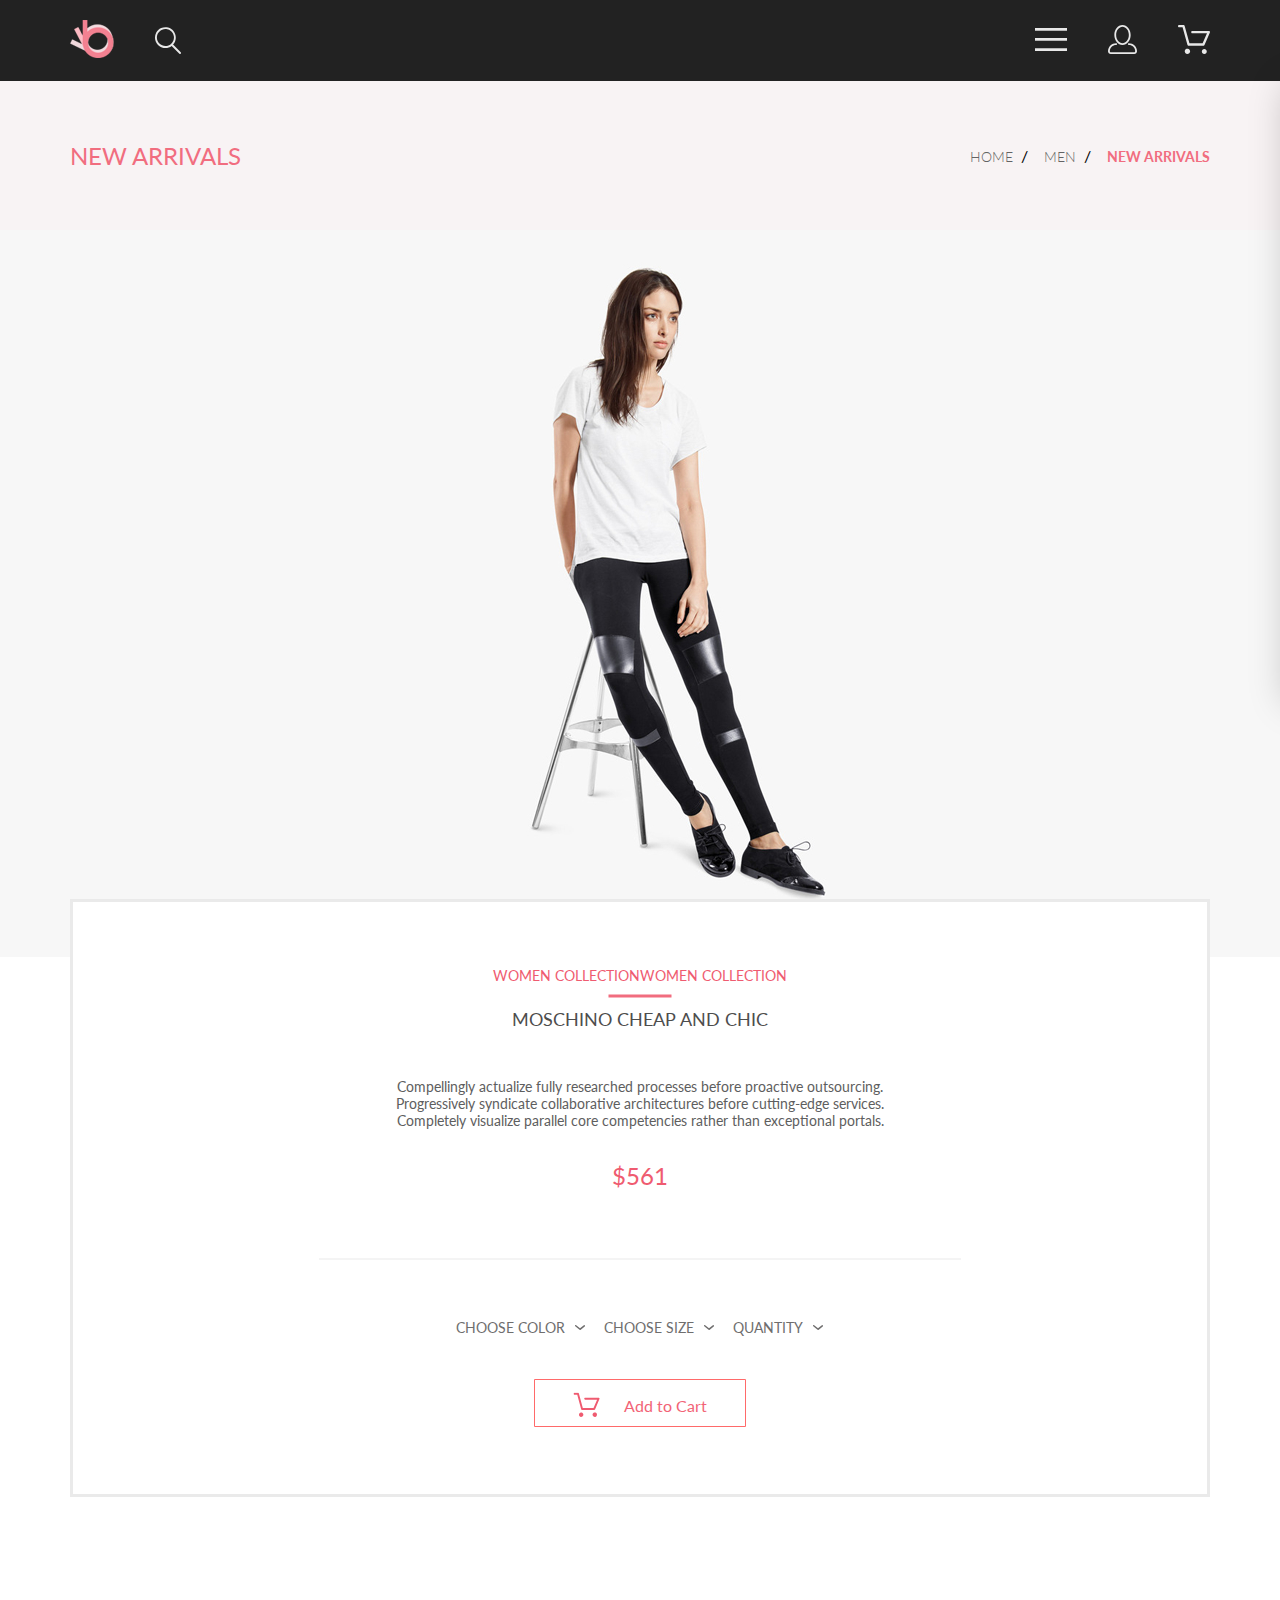
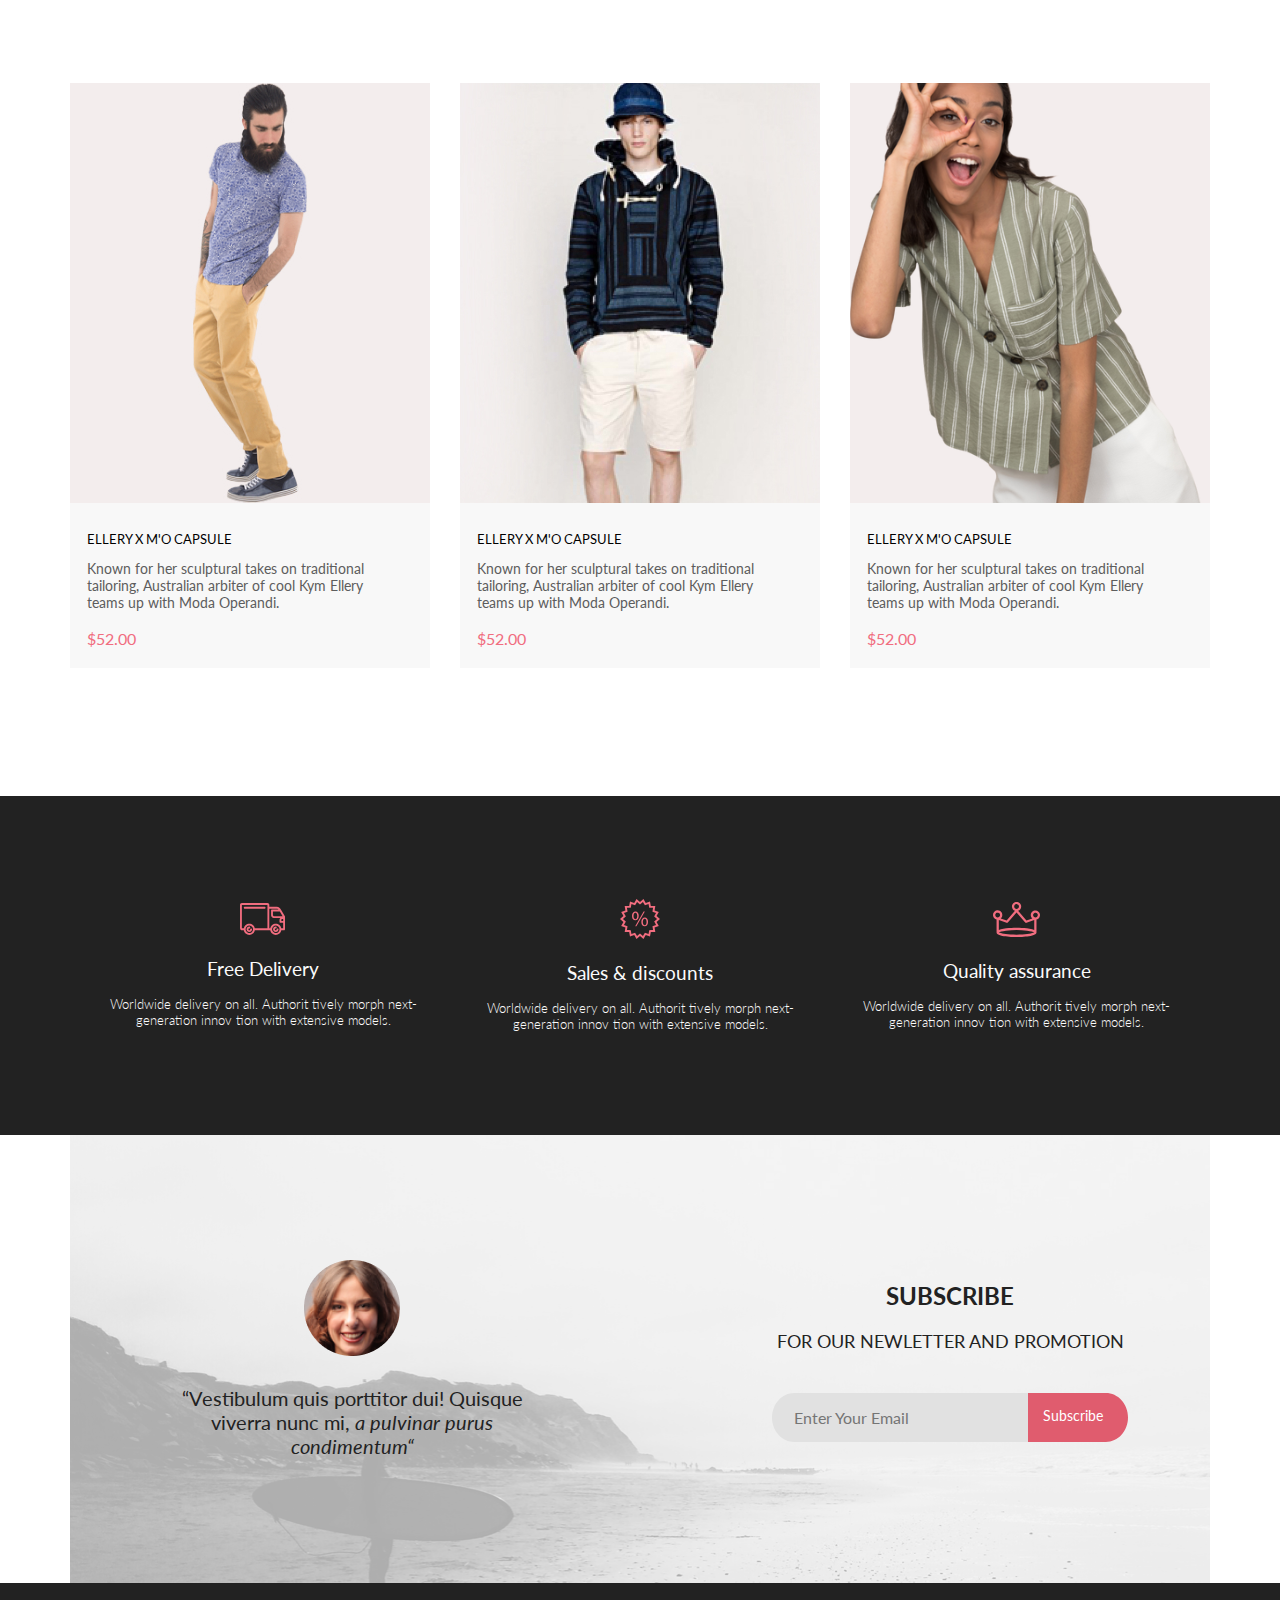
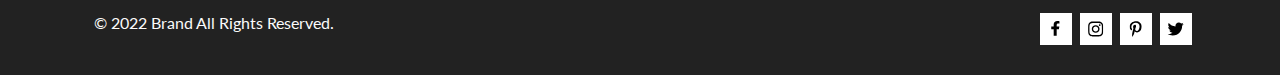
<file: product.html>
<!DOCTYPE html>
<html lang="en">
<head>
    <meta charset="UTF-8">
    <meta name="viewport" content="width=device-width, initial-scale=1.0">
    <title>Продукт</title>
    <link rel="stylesheet" href="styles/styleProd.css">
    <link rel="preconnect" href="https://fonts.googleapis.com">
    <link rel="preconnect" href="https://fonts.gstatic.com" crossorigin>
    <link href="https://fonts.googleapis.com/css2?family=Inter:ital,opsz,wght@0,14..32,100..900;1,14..32,100..900&family=Lato:ital,wght@0,100;0,300;0,400;0,700;0,900;1,100;1,300;1,400;1,700;1,900&family=Poppins:ital,wght@0,100;0,200;0,300;0,400;0,500;0,600;0,700;0,800;0,900;1,100;1,200;1,300;1,400;1,500;1,600;1,700;1,800;1,900&display=swap" rel="stylesheet">
</head>
<body>
    <div class="box-content">
        <header class="header center">
            <div class="header__left">
                <a href="index.html" class="logo"><img src="img/logo.svg" alt="logo">           
                </a>
                <svg width="26" height="27" viewBox="0 0 26 27" fill="none" xmlns="http://www.w3.org/2000/svg">
                        <path d="M18.0589 17.6249C19.6705 15.8648 20.6275 13.6038 20.769 11.2215C20.9106 8.8392 20.2281 6.48075 18.8362 4.5422C17.4443 2.60365 15.4278 1.20306 13.1252 0.575643C10.8227 -0.0517774 8.37437 0.132183 6.19143 1.09663C4.0085 2.06108 2.22389 3.74727 1.1373 5.87205C0.0507149 7.99682 -0.271678 10.4308 0.224264 12.7652C0.720206 15.0996 2.00428 17.1922 3.86085 18.6917C5.71741 20.1912 8.0334 21.0063 10.4199 20.9999C12.6723 21.003 14.8638 20.269 16.6599 18.9099L24.4079 26.7169C24.4934 26.806 24.5958 26.8771 24.7091 26.926C24.8225 26.975 24.9444 27.0008 25.0679 27.0019C25.1916 27.0023 25.314 26.9772 25.4276 26.9282C25.5411 26.8792 25.6434 26.8072 25.7279 26.7169C25.9018 26.536 25.999 26.2949 25.999 26.0439C25.999 25.793 25.9018 25.5518 25.7279 25.3709L18.0589 17.6249ZM1.88589 10.4999C1.89873 8.81465 2.41021 7.17089 3.35586 5.77587C4.30151 4.38086 5.63899 3.29703 7.1997 2.66102C8.76042 2.02501 10.4745 1.86529 12.1258 2.202C13.7772 2.53871 15.2919 3.35678 16.479 4.55307C17.6661 5.74935 18.4725 7.27031 18.7965 8.92421C19.1204 10.5781 18.9475 12.2909 18.2995 13.8467C17.6515 15.4024 16.5574 16.7315 15.1551 17.6664C13.7529 18.6013 12.1052 19.1001 10.4199 19.0999C8.14843 19.0891 5.97409 18.1774 4.3741 16.5651C2.77412 14.9527 1.87924 12.7714 1.88589 10.4999Z" fill="#E8E8E8" />
                </svg>
            </div>
            <div class="header__right">
                <div class="burger-menu-icon">
                    <a href="#">
                        <label for="burger"> <svg width="32" height="23" viewBox="0 0 32 23" fill="none" xmlns="http://www.w3.org/2000/svg">
                        <path d="M0 23V20.31H32V23H0ZM0 12.76V10.07H32V12.76H0ZM0 2.69V0H32V2.69H0Z" fill="#E8E8E8" />
                    </svg></label></a>
                    <input type="checkbox" id="burger">
                    <nav class="nav">
                        <a href="#" class="burger__head">MENU</a>
                        <ul>
                            <li><a class="burger__heading" href="#">MAN</a>
                            </li>
                                <ul class="burger__box-link">
                                <li><a href="#" class="burger__link">Accessories</a></li>
                                <li><a href="#" class="burger__link">Bags</a></li>
                                <li><a href="#" class="burger__link">Denim</a></li>
                                <li><a href="#" class="burger__link">T-Shirts</a></li>
                                </ul>
                            <li><a href="#" class="burger__heading">WOMEN</a>
                            </li>
                                <ul class="burger__box-link">
                                <li><a href="#" class="burger__link">Accessories</a></li>
                                <li><a href="#" class="burger__link">Jackets & Coats</a></li>
                                <li><a href="#" class="burger__link">Polos</a></li>
                                <li><a href="#" class="burger__link">T-Shirts</a></li>
                                <li><a href="#" class="burger__link">Shirts</a></li>
                                </ul>
                            <li><a href="#" class="burger__heading">KIDS</a>
                                <ul class="burger__box-link">
                                    <li><a href="#" class="burger__link">Accessories</a></li>
                                    <li><a href="#" class="burger__link">Bags</a></li>
                                    <li><a href="#" class="burger__link">Denim</a></li>
                                    <li><a href="#" class="burger__link">T-Shirts</a></li>
                                </ul>
                            </li>
                        </ul>
                        <label class="burger__close" for="burger">
                            <svg width="24" height="24" xmlns="http://www.w3.org/2000/svg"
                            viewBox="0 0 320 512">
                            <path
                            d="M310.6 150.6c12.5-12.5 12.5-32.8
                            0-45.3s-32.8-12.5-45.3 0L160 210.7 54.6 105.4c-12.5-12.5-32.8-12.5-45.3
                            0s-12.5 32.8 0 45.3L114.7 256 9.4 361.4c-12.5 12.5-12.5 32.8 0
                            45.3s32.8 12.5 45.3 0L160 301.3 265.4 406.6c12.5 12.5 32.8 12.5 45.3
                            0s12.5-32.8 0-45.3L205.3 256 310.6 150.6z"
                            fill=#6f6e6e />
                            </svg>
                        </label>                            
                    </nav>
                </div>

                <a href="registration.html">
                <svg width="29" height="29" viewBox="0 0 29 29" fill="none" xmlns="http://www.w3.org/2000/svg">
                    <path d="M14.5 19.937C19 19.937 22.656 15.464 22.656 9.968C22.656 4.472 19 0 14.5 0C13.3631 0.0217413 12.2463 0.303398 11.2351 0.823397C10.2239 1.34339 9.34507 2.08794 8.66602 3C7.12663 4.99573 6.30819 7.45381 6.34399 9.974C6.34399 15.465 10 19.937 14.5 19.937ZM14.5 1.813C18 1.813 20.844 5.472 20.844 9.969C20.844 14.466 17.998 18.125 14.5 18.125C11.002 18.125 8.15603 14.465 8.15503 9.969C8.15403 5.473 11 1.813 14.5 1.813ZM20.844 18.125C20.6036 18.125 20.373 18.2205 20.203 18.3905C20.033 18.5605 19.9375 18.7911 19.9375 19.0315C19.9375 19.2719 20.033 19.5025 20.203 19.6725C20.373 19.8425 20.6036 19.938 20.844 19.938C22.526 19.9399 24.1386 20.6088 25.3279 21.7982C26.5172 22.9875 27.1861 24.6 27.188 26.282C27.1875 26.5221 27.0918 26.7523 26.922 26.9221C26.7522 27.0918 26.5221 27.1875 26.282 27.188H2.71997C2.47985 27.1875 2.24975 27.0918 2.07996 26.9221C1.91016 26.7523 1.81449 26.5221 1.81396 26.282C1.81608 24.6001 2.48517 22.9877 3.67444 21.7985C4.86371 20.6092 6.47608 19.9401 8.15796 19.938C8.39824 19.938 8.62868 19.8425 8.79858 19.6726C8.96849 19.5027 9.06396 19.2723 9.06396 19.032C9.06396 18.7917 8.96849 18.5613 8.79858 18.3914C8.62868 18.2215 8.39824 18.126 8.15796 18.126C5.99541 18.1279 3.92201 18.9875 2.39258 20.5164C0.863144 22.0453 0.00264777 24.1185 0 26.281C0.000794067 27.0019 0.287502 27.693 0.797241 28.2027C1.30698 28.7125 1.99811 28.9992 2.71899 29H26.282C27.0027 28.9989 27.6936 28.7121 28.2031 28.2024C28.7126 27.6927 28.9992 27.0017 29 26.281C28.9974 24.1187 28.1372 22.0457 26.6083 20.5168C25.0793 18.9878 23.0063 18.1276 20.844 18.125Z" fill="#E8E8E8" />
                </svg></a>
                <div class="basket_header container_basket_tag">
                    <a href="cart.html">
                    <svg width="32" height="29" viewBox="0 0 32 29" fill="none" xmlns="http://www.w3.org/2000/svg">
                    <path d="M26.2009 29C25.5532 28.9738 24.9415 28.6948 24.4972 28.2227C24.0529 27.7506 23.8114 27.1232 23.8245 26.475C23.8376 25.8269 24.1043 25.2097 24.5673 24.7559C25.0303 24.3022 25.6527 24.048 26.301 24.048C26.9493 24.048 27.5717 24.3022 28.0347 24.7559C28.4977 25.2097 28.7644 25.8269 28.7775 26.475C28.7906 27.1232 28.549 27.7506 28.1047 28.2227C27.6604 28.6948 27.0488 28.9738 26.401 29H26.2009ZM6.75293 26.32C6.75293 25.79 6.91011 25.2718 7.20459 24.8311C7.49907 24.3904 7.91764 24.0469 8.40735 23.844C8.89705 23.6412 9.43594 23.5881 9.95581 23.6915C10.4757 23.7949 10.9532 24.0502 11.328 24.425C11.7028 24.7998 11.9581 25.2773 12.0615 25.7972C12.1649 26.317 12.1118 26.8559 11.9089 27.3456C11.7061 27.8353 11.3626 28.2539 10.9219 28.5483C10.4812 28.8428 9.96304 29 9.43298 29C9.08087 29.0003 8.73212 28.9311 8.40674 28.7966C8.08136 28.662 7.78569 28.4646 7.53662 28.2158C7.28755 27.9669 7.09001 27.6713 6.9552 27.3461C6.82039 27.0208 6.75098 26.6721 6.75098 26.32H6.75293ZM10.553 20.686C10.2935 20.6868 10.0409 20.6024 9.83411 20.4457C9.62727 20.2891 9.47758 20.0689 9.40796 19.819L4.57495 2.36401H1.18201C0.868521 2.36401 0.567859 2.23947 0.346191 2.01781C0.124523 1.79614 0 1.49549 0 1.18201C0 0.868519 0.124523 0.567873 0.346191 0.346205C0.567859 0.124537 0.868521 5.81268e-06 1.18201 5.81268e-06H5.46301C5.7225 -0.00080736 5.97504 0.0837201 6.18176 0.240568C6.38848 0.397416 6.53784 0.617884 6.60693 0.868006L11.4399 18.323H24.6179L29.001 8.27501H14.401C14.2428 8.27961 14.0854 8.25242 13.9379 8.19507C13.7904 8.13771 13.6559 8.05134 13.5424 7.94108C13.4288 7.83082 13.3386 7.69891 13.277 7.55315C13.2154 7.40739 13.1836 7.25075 13.1836 7.0925C13.1836 6.93426 13.2154 6.77762 13.277 6.63186C13.3386 6.4861 13.4288 6.35419 13.5424 6.24393C13.6559 6.13367 13.7904 6.0473 13.9379 5.98994C14.0854 5.93259 14.2428 5.90541 14.401 5.91001H30.814C31.0097 5.90996 31.2022 5.95866 31.3744 6.05172C31.5465 6.14478 31.6928 6.27926 31.7999 6.44301C31.9078 6.60729 31.9734 6.79569 31.9908 6.99145C32.0083 7.18721 31.9771 7.38424 31.9 7.565L26.495 19.977C26.4026 20.1876 26.251 20.3668 26.0585 20.4927C25.866 20.6186 25.641 20.6858 25.411 20.686H10.553Z" fill="#E8E8E8" />
                </svg></a>
            </div>
        </header>
        <div class="top-head center">
            <h2 class="top-head__heading"> NEW ARRIVALS</h2>
            <div class="breadcrumbs__links">
                <div class="breadcrumbs__box">
                    <a href="#" class="breadcrumbs__link">HOME</a></div>
                <div class="breadcrumbs__box">
                    <a href="#" class="breadcrumbs__link">MEN</a></div>
                <div class="breadcrumbs__box">
                    <a href="#" class="breadcrumbs__link">NEW ARRIVALS</a></div>
            </div>
        </div>
        <main class="main ">
            <div class="content">
                <div class="product center">
                    <div class="product__top">
                        <img src="img/img_products_top.jpg" alt="img-top">
                    </div>
                </div>
                <div class="product__discription center">
                    <div class="product__discription__box">
                        <h2 class="product__discription__title" >
                        WOMEN COLLECTIONWOMEN COLLECTION</h2>
                        <h2 class="product__discription__subtitle">
                        MOSCHINO CHEAP AND CHIC </h2>   
                        <p class="product__discription__text">
                        Compellingly actualize fully researched processes before proactive outsourcing. 
                        <br>Progressively syndicate collaborative architectures before cutting-edge services. 
                        <br>Completely visualize parallel core competencies rather than exceptional portals.</p>
                        <p class="product__discription__price"> $561   </p>
                        <div class="sort">
                            <details class="sort__details">
                                <summary class="sort__summary"><span class="sort__heading"> CHOOSE COLOR </span>
                                    <svg width="11" height="5" viewBox="0 0 11 5" fill="none" xmlns="http://www.w3.org/2000/svg">
                                        <path d="M5.00214 5.00214C4.83521 5.00247 4.67343 4.94433 4.54488 4.83782L0.258102 1.2655C0.112196 1.14422 0.0204417 0.969958 0.00302325 0.781035C-0.0143952 0.592112 0.0439493 0.404007 0.165221 0.258101C0.286493 0.112196 0.460759 0.0204417 0.649682 0.00302327C0.838605 -0.0143952 1.02671 0.043949 1.17262 0.165221L5.00214 3.36602L8.83167 0.279536C8.90475 0.220188 8.98884 0.175869 9.0791 0.149125C9.16937 0.122382 9.26403 0.113741 9.35764 0.1237C9.45126 0.133659 9.54198 0.162021 9.6246 0.207156C9.70722 0.252292 9.7801 0.313311 9.83906 0.386705C9.90449 0.460167 9.95405 0.546351 9.98462 0.639855C10.0152 0.733359 10.0261 0.83217 10.0167 0.930097C10.0073 1.02802 9.97784 1.12296 9.93005 1.20895C9.88227 1.29494 9.81723 1.37013 9.73904 1.42982L5.45225 4.88068C5.32002 4.97036 5.16154 5.01312 5.00214 5.00214Z" fill="#6F6E6E" />
                                      </svg>
                                </summary>
                            </details>
                            <details class="sort__details">
                                <summary class="sort__summary"><span class="sort__heading"> CHOOSE SIZE   </span>
                                    <svg width="11" height="5" viewBox="0 0 11 5" fill="none" xmlns="http://www.w3.org/2000/svg">
                                        <path d="M5.00214 5.00214C4.83521 5.00247 4.67343 4.94433 4.54488 4.83782L0.258102 1.2655C0.112196 1.14422 0.0204417 0.969958 0.00302325 0.781035C-0.0143952 0.592112 0.0439493 0.404007 0.165221 0.258101C0.286493 0.112196 0.460759 0.0204417 0.649682 0.00302327C0.838605 -0.0143952 1.02671 0.043949 1.17262 0.165221L5.00214 3.36602L8.83167 0.279536C8.90475 0.220188 8.98884 0.175869 9.0791 0.149125C9.16937 0.122382 9.26403 0.113741 9.35764 0.1237C9.45126 0.133659 9.54198 0.162021 9.6246 0.207156C9.70722 0.252292 9.7801 0.313311 9.83906 0.386705C9.90449 0.460167 9.95405 0.546351 9.98462 0.639855C10.0152 0.733359 10.0261 0.83217 10.0167 0.930097C10.0073 1.02802 9.97784 1.12296 9.93005 1.20895C9.88227 1.29494 9.81723 1.37013 9.73904 1.42982L5.45225 4.88068C5.32002 4.97036 5.16154 5.01312 5.00214 5.00214Z" fill="#6F6E6E" />
                                      </svg>
                                </summary>
                                <div class="sort__box">
                                    <div class="sort__check">
                                        <input type="checkbox" id="sort__check1" >
                                        <label for="sort__check1">XS</label>
                                    </div>
                                    <div class="sort__check">
                                        <input type="checkbox" id="sort__check2" >
                                        <label for="sort__check2">S</label>
                                    </div>
                                    <div class="sort__check">
                                        <input type="checkbox" id="sort__check3" >
                                        <label for="sort__check3">M</label>
                                    </div>
                                    <div class="sort__check">
                                        <input type="checkbox" id="sort__check4" >
                                        <label for="sort__check4">L</label>
                                    </div>
                                </div>
                            </details>
                            <details class="sort__details">
                                <summary class="sort__summary"><span class="sort__heading"> QUANTITY </span>
                                    <svg width="11" height="5" viewBox="0 0 11 5" fill="none" xmlns="http://www.w3.org/2000/svg">
                                        <path d="M5.00214 5.00214C4.83521 5.00247 4.67343 4.94433 4.54488 4.83782L0.258102 1.2655C0.112196 1.14422 0.0204417 0.969958 0.00302325 0.781035C-0.0143952 0.592112 0.0439493 0.404007 0.165221 0.258101C0.286493 0.112196 0.460759 0.0204417 0.649682 0.00302327C0.838605 -0.0143952 1.02671 0.043949 1.17262 0.165221L5.00214 3.36602L8.83167 0.279536C8.90475 0.220188 8.98884 0.175869 9.0791 0.149125C9.16937 0.122382 9.26403 0.113741 9.35764 0.1237C9.45126 0.133659 9.54198 0.162021 9.6246 0.207156C9.70722 0.252292 9.7801 0.313311 9.83906 0.386705C9.90449 0.460167 9.95405 0.546351 9.98462 0.639855C10.0152 0.733359 10.0261 0.83217 10.0167 0.930097C10.0073 1.02802 9.97784 1.12296 9.93005 1.20895C9.88227 1.29494 9.81723 1.37013 9.73904 1.42982L5.45225 4.88068C5.32002 4.97036 5.16154 5.01312 5.00214 5.00214Z" fill="#6F6E6E" />
                                      </svg>
                                </summary>
                            </details>
                        </div>
                        <button class="product__discription__button">
                                <a href="catalog.html">
                                    <svg width="212" height="48" viewBox="0 0 212 48" fill="none" xmlns="http://www.w3.org/2000/svg">
                                        <path d="M211.5 0.5H0.5V47.5H211.5V0.5Z" stroke="#FF6A6A" />
                                    </svg>
                                    <div class="product__discription__button__text">
                                        <svg width="27" height="25" viewBox="0 0 27 25" fill="none" xmlns="http://www.w3.org/2000/svg">
                                            <path d="M5.49847 22.185C5.50635 21.752 5.64091 21.3309 5.88519 20.9748C6.12947 20.6186 6.47261 20.3431 6.87158 20.1828C7.27055 20.0226 7.7076 19.9848 8.12781 20.0741C8.54802 20.1635 8.93269 20.376 9.23358 20.685C9.53447 20.994 9.73817 21.3857 9.81909 21.811C9.90002 22.2363 9.85453 22.6763 9.68842 23.0756C9.52231 23.475 9.24296 23.8161 8.88538 24.0559C8.52779 24.2957 8.10791 24.4237 7.67847 24.4237C7.38955 24.4211 7.10399 24.3611 6.83807 24.2472C6.57216 24.1333 6.3311 23.9676 6.12866 23.7597C5.92623 23.5518 5.76639 23.3057 5.65826 23.0355C5.55013 22.7653 5.49584 22.4763 5.49847 22.185ZM21.3045 24.4237C20.8711 24.4303 20.4453 24.3087 20.0797 24.074C19.7141 23.8393 19.4247 23.5017 19.2471 23.103C19.0696 22.7042 19.0117 22.2618 19.0806 21.8303C19.1496 21.3988 19.3423 20.9971 19.6351 20.6748C19.9278 20.3524 20.3077 20.1236 20.728 20.0165C21.1482 19.9095 21.5903 19.929 21.9997 20.0724C22.4091 20.2159 22.7679 20.4771 23.0317 20.8238C23.2956 21.1706 23.453 21.5877 23.4845 22.0236C23.5269 22.6155 23.3369 23.2004 22.9555 23.6523C22.7706 23.8745 22.5436 24.0574 22.2877 24.1901C22.0319 24.3227 21.7524 24.4025 21.4655 24.4247L21.3045 24.4237ZM8.59351 17.4855C8.38116 17.4851 8.17488 17.414 8.00671 17.2833C7.83855 17.1525 7.71792 16.9694 7.66351 16.7624L3.73651 2.19527H0.978516C0.719001 2.19527 0.470064 2.09128 0.28656 1.90622C0.103056 1.72116 0 1.47018 0 1.20847C0 0.946764 0.103056 0.695782 0.28656 0.510726C0.470064 0.325669 0.719001 0.22168 0.978516 0.22168H4.45752C4.66982 0.222254 4.876 0.293463 5.04413 0.424184C5.21226 0.554905 5.33295 0.737883 5.38751 0.944787L9.31451 15.5119H20.0185L23.5765 7.12665H11.7185C11.459 7.12665 11.2101 7.02266 11.0266 6.83761C10.8431 6.65255 10.74 6.40157 10.74 6.13986C10.74 5.87815 10.8431 5.62717 11.0266 5.44211C11.2101 5.25705 11.459 5.15306 11.7185 5.15306H25.0535C25.2131 5.15352 25.3701 5.19451 25.5099 5.27223C25.6497 5.34995 25.7679 5.46195 25.8535 5.59784C25.9413 5.73569 25.9945 5.89303 26.0084 6.05627C26.0224 6.21951 25.9966 6.38368 25.9335 6.53465L21.5425 16.8935C21.469 17.0684 21.3462 17.2177 21.1895 17.3229C21.0327 17.4281 20.8488 17.4846 20.6605 17.4855H8.59351Z" fill="#EF5B70" />
                                          </svg>
                                        Add to Cart
                                    </div>
                                </a>
                        
                        </button>

                    </div>
                </div>
            </div>
            <div class="product__content center">
                <div class="product_container">
                    <div class="prod_cont_items">
                        <div class="item_prod">
                            <div class="hover_prod">
                                <img src="img/img_products9.jpg" alt="product"> 
                                <div class="overlay"></div>
                                <div class="hover_button_prod"><a href="#">
                                    <svg  width="139" height="44" viewBox="0 0 139 44" fill="none" xmlns="http://www.w3.org/2000/svg">
                                        <path d="M138.5 0.5H0.5V43.5H138.5V0.5Z" stroke="white" stroke-linejoin="round" />
                                    </svg>
                                    <div class="text_rounded_rectangle">
                                        <svg width="27" height="25" viewBox="0 0 27 25" fill="none" xmlns="http://www.w3.org/2000/svg">
                                        <path d="M21.9521 23.2662H21.8397C21.2306 23.2662 20.7188 22.7666 20.6746 22.1289C20.6302 21.4602 21.1187 20.8781 21.7637 20.8341C21.7891 20.8324 21.8156 20.8315 21.8417 20.8315C22.4587 20.8315 22.9755 21.3214 23.0213 21.9482C23.0331 22.1967 22.9926 22.5509 22.7371 22.8434L22.7312 22.8502L22.7254 22.8571C22.5287 23.0907 22.2619 23.2316 21.9521 23.2662ZM8.22003 23.2599C7.56946 23.2599 7.04022 22.7169 7.04022 22.0496C7.04022 21.3827 7.56946 20.8401 8.22003 20.8401C8.87061 20.8401 9.39984 21.3827 9.39984 22.0496C9.39984 22.7169 8.87061 23.2599 8.22003 23.2599Z" fill="white" />
                                        <path d="M21.8765 22.2662C21.9215 22.2549 21.9428 22.2339 21.9605 22.2129C21.9683 22.2037 21.9761 22.1946 21.9839 22.1855C22.0204 22.1438 22.0237 22.0553 22.0229 22.0105C22.0097 21.9044 21.9189 21.8315 21.8417 21.8315C21.838 21.8315 21.8341 21.8317 21.8317 21.8318C21.7536 21.8372 21.6658 21.9409 21.6724 22.0625C21.6818 22.1793 21.7679 22.2662 21.8397 22.2662H21.8765ZM8.22003 22.2599C8.31921 22.2599 8.39984 22.1655 8.39984 22.0496C8.39984 21.9341 8.31921 21.8401 8.22003 21.8401C8.12091 21.8401 8.04022 21.9341 8.04022 22.0496C8.04022 22.1655 8.12091 22.2599 8.22003 22.2599ZM21.9999 24.2662C21.9522 24.2662 21.8883 24.2662 21.8397 24.2662C20.7021 24.2662 19.7571 23.3545 19.677 22.198C19.5969 20.9929 20.4942 19.9183 21.6957 19.8364C21.7446 19.8331 21.7933 19.8315 21.8417 19.8315C22.9804 19.8315 23.9418 20.7324 24.0195 21.8884C24.051 22.4915 23.8746 23.0612 23.4903 23.5012C23.106 23.9575 22.5768 24.2177 21.9999 24.2662ZM8.22003 24.2599C7.01581 24.2599 6.04022 23.2709 6.04022 22.0496C6.04022 20.8291 7.01581 19.8401 8.22003 19.8401C9.42419 19.8401 10.3998 20.8291 10.3998 22.0496C10.3998 23.2709 9.42419 24.2599 8.22003 24.2599ZM21.1989 17.3938H9.13354C8.70062 17.3938 8.31635 17.1005 8.2038 16.6775L4.27802 2.24768H1.52222C0.993896 2.24768 0.561035 1.80859 0.561035 1.27039C0.561035 0.733032 0.993896 0.292969 1.52222 0.292969H4.99982C5.43182 0.292969 5.8161 0.586304 5.92859 1.01025L9.85443 15.4391H20.5581L24.1149 7.13379H12.2583C11.7291 7.13379 11.2962 6.69373 11.2962 6.15649C11.2962 5.61914 11.7291 5.17908 12.2583 5.17908H25.5891C25.9095 5.17908 26.2146 5.34192 26.3901 5.61914C26.5665 5.89539 26.5989 6.23743 26.4702 6.547L22.08 16.807C21.9198 17.1653 21.5832 17.3938 21.1989 17.3938Z" fill="white" />
                                        <path d="M21.8765 22.2662C21.9215 22.2549 21.9428 22.2339 21.9605 22.2129C21.9683 22.2037 21.9761 22.1946 21.9839 22.1855C22.0204 22.1438 22.0237 22.0553 22.0229 22.0105C22.0097 21.9044 21.9189 21.8315 21.8417 21.8315C21.838 21.8315 21.8341 21.8317 21.8317 21.8318C21.7536 21.8372 21.6658 21.9409 21.6724 22.0625C21.6818 22.1793 21.7679 22.2662 21.8397 22.2662H21.8765ZM8.22003 22.2599C8.31921 22.2599 8.39984 22.1655 8.39984 22.0496C8.39984 21.9341 8.31921 21.8401 8.22003 21.8401C8.12091 21.8401 8.04022 21.9341 8.04022 22.0496C8.04022 22.1655 8.12091 22.2599 8.22003 22.2599ZM21.9999 24.2662C21.9522 24.2662 21.8883 24.2662 21.8397 24.2662C20.7021 24.2662 19.7571 23.3545 19.677 22.198C19.5969 20.9929 20.4942 19.9183 21.6957 19.8364C21.7446 19.8331 21.7933 19.8315 21.8417 19.8315C22.9804 19.8315 23.9418 20.7324 24.0195 21.8884C24.051 22.4915 23.8746 23.0612 23.4903 23.5012C23.106 23.9575 22.5768 24.2177 21.9999 24.2662ZM8.22003 24.2599C7.01581 24.2599 6.04022 23.2709 6.04022 22.0496C6.04022 20.8291 7.01581 19.8401 8.22003 19.8401C9.42419 19.8401 10.3998 20.8291 10.3998 22.0496C10.3998 23.2709 9.42419 24.2599 8.22003 24.2599ZM21.1989 17.3938H9.13354C8.70062 17.3938 8.31635 17.1005 8.2038 16.6775L4.27802 2.24768H1.52222C0.993896 2.24768 0.561035 1.80859 0.561035 1.27039C0.561035 0.733032 0.993896 0.292969 1.52222 0.292969H4.99982C5.43182 0.292969 5.8161 0.586304 5.92859 1.01025L9.85443 15.4391H20.5581L24.1149 7.13379H12.2583C11.7291 7.13379 11.2962 6.69373 11.2962 6.15649C11.2962 5.61914 11.7291 5.17908 12.2583 5.17908H25.5891C25.9095 5.17908 26.2146 5.34192 26.3901 5.61914C26.5665 5.89539 26.5989 6.23743 26.4702 6.547L22.08 16.807C21.9198 17.1653 21.5832 17.3938 21.1989 17.3938Z" fill="white" />
                                    </svg>
                                    Add to Cart
                                    </div>   
                                </a></div>
                            </div>
                            <div class="text_item_prod">
                                <h4 class="title_item_prod">
                                ELLERY X M'O CAPSULE
                                </h4>
                                <p class="discr_item_prod">
                                    Known for her sculptural takes on traditional tailoring, Australian arbiter of cool Kym Ellery teams up with Moda Operandi.
                                </p>
                                <p class="price_ifem_prod">
                                    $52.00
                                </p>
                            </div> 
                        </div> 
                        <div class="item_prod">
                            <div class="hover_prod">
                                <img src="img/img_products8.jpg" alt="product"> 
                                <div class="overlay"></div>
                                <div class="hover_button_prod"><a href="#">
                                    <svg  width="139" height="44" viewBox="0 0 139 44" fill="none" xmlns="http://www.w3.org/2000/svg">
                                        <path d="M138.5 0.5H0.5V43.5H138.5V0.5Z" stroke="white" stroke-linejoin="round" />
                                    </svg>
                                    <div class="text_rounded_rectangle">
                                        <svg width="27" height="25" viewBox="0 0 27 25" fill="none" xmlns="http://www.w3.org/2000/svg">
                                        <path d="M21.9521 23.2662H21.8397C21.2306 23.2662 20.7188 22.7666 20.6746 22.1289C20.6302 21.4602 21.1187 20.8781 21.7637 20.8341C21.7891 20.8324 21.8156 20.8315 21.8417 20.8315C22.4587 20.8315 22.9755 21.3214 23.0213 21.9482C23.0331 22.1967 22.9926 22.5509 22.7371 22.8434L22.7312 22.8502L22.7254 22.8571C22.5287 23.0907 22.2619 23.2316 21.9521 23.2662ZM8.22003 23.2599C7.56946 23.2599 7.04022 22.7169 7.04022 22.0496C7.04022 21.3827 7.56946 20.8401 8.22003 20.8401C8.87061 20.8401 9.39984 21.3827 9.39984 22.0496C9.39984 22.7169 8.87061 23.2599 8.22003 23.2599Z" fill="white" />
                                        <path d="M21.8765 22.2662C21.9215 22.2549 21.9428 22.2339 21.9605 22.2129C21.9683 22.2037 21.9761 22.1946 21.9839 22.1855C22.0204 22.1438 22.0237 22.0553 22.0229 22.0105C22.0097 21.9044 21.9189 21.8315 21.8417 21.8315C21.838 21.8315 21.8341 21.8317 21.8317 21.8318C21.7536 21.8372 21.6658 21.9409 21.6724 22.0625C21.6818 22.1793 21.7679 22.2662 21.8397 22.2662H21.8765ZM8.22003 22.2599C8.31921 22.2599 8.39984 22.1655 8.39984 22.0496C8.39984 21.9341 8.31921 21.8401 8.22003 21.8401C8.12091 21.8401 8.04022 21.9341 8.04022 22.0496C8.04022 22.1655 8.12091 22.2599 8.22003 22.2599ZM21.9999 24.2662C21.9522 24.2662 21.8883 24.2662 21.8397 24.2662C20.7021 24.2662 19.7571 23.3545 19.677 22.198C19.5969 20.9929 20.4942 19.9183 21.6957 19.8364C21.7446 19.8331 21.7933 19.8315 21.8417 19.8315C22.9804 19.8315 23.9418 20.7324 24.0195 21.8884C24.051 22.4915 23.8746 23.0612 23.4903 23.5012C23.106 23.9575 22.5768 24.2177 21.9999 24.2662ZM8.22003 24.2599C7.01581 24.2599 6.04022 23.2709 6.04022 22.0496C6.04022 20.8291 7.01581 19.8401 8.22003 19.8401C9.42419 19.8401 10.3998 20.8291 10.3998 22.0496C10.3998 23.2709 9.42419 24.2599 8.22003 24.2599ZM21.1989 17.3938H9.13354C8.70062 17.3938 8.31635 17.1005 8.2038 16.6775L4.27802 2.24768H1.52222C0.993896 2.24768 0.561035 1.80859 0.561035 1.27039C0.561035 0.733032 0.993896 0.292969 1.52222 0.292969H4.99982C5.43182 0.292969 5.8161 0.586304 5.92859 1.01025L9.85443 15.4391H20.5581L24.1149 7.13379H12.2583C11.7291 7.13379 11.2962 6.69373 11.2962 6.15649C11.2962 5.61914 11.7291 5.17908 12.2583 5.17908H25.5891C25.9095 5.17908 26.2146 5.34192 26.3901 5.61914C26.5665 5.89539 26.5989 6.23743 26.4702 6.547L22.08 16.807C21.9198 17.1653 21.5832 17.3938 21.1989 17.3938Z" fill="white" />
                                        <path d="M21.8765 22.2662C21.9215 22.2549 21.9428 22.2339 21.9605 22.2129C21.9683 22.2037 21.9761 22.1946 21.9839 22.1855C22.0204 22.1438 22.0237 22.0553 22.0229 22.0105C22.0097 21.9044 21.9189 21.8315 21.8417 21.8315C21.838 21.8315 21.8341 21.8317 21.8317 21.8318C21.7536 21.8372 21.6658 21.9409 21.6724 22.0625C21.6818 22.1793 21.7679 22.2662 21.8397 22.2662H21.8765ZM8.22003 22.2599C8.31921 22.2599 8.39984 22.1655 8.39984 22.0496C8.39984 21.9341 8.31921 21.8401 8.22003 21.8401C8.12091 21.8401 8.04022 21.9341 8.04022 22.0496C8.04022 22.1655 8.12091 22.2599 8.22003 22.2599ZM21.9999 24.2662C21.9522 24.2662 21.8883 24.2662 21.8397 24.2662C20.7021 24.2662 19.7571 23.3545 19.677 22.198C19.5969 20.9929 20.4942 19.9183 21.6957 19.8364C21.7446 19.8331 21.7933 19.8315 21.8417 19.8315C22.9804 19.8315 23.9418 20.7324 24.0195 21.8884C24.051 22.4915 23.8746 23.0612 23.4903 23.5012C23.106 23.9575 22.5768 24.2177 21.9999 24.2662ZM8.22003 24.2599C7.01581 24.2599 6.04022 23.2709 6.04022 22.0496C6.04022 20.8291 7.01581 19.8401 8.22003 19.8401C9.42419 19.8401 10.3998 20.8291 10.3998 22.0496C10.3998 23.2709 9.42419 24.2599 8.22003 24.2599ZM21.1989 17.3938H9.13354C8.70062 17.3938 8.31635 17.1005 8.2038 16.6775L4.27802 2.24768H1.52222C0.993896 2.24768 0.561035 1.80859 0.561035 1.27039C0.561035 0.733032 0.993896 0.292969 1.52222 0.292969H4.99982C5.43182 0.292969 5.8161 0.586304 5.92859 1.01025L9.85443 15.4391H20.5581L24.1149 7.13379H12.2583C11.7291 7.13379 11.2962 6.69373 11.2962 6.15649C11.2962 5.61914 11.7291 5.17908 12.2583 5.17908H25.5891C25.9095 5.17908 26.2146 5.34192 26.3901 5.61914C26.5665 5.89539 26.5989 6.23743 26.4702 6.547L22.08 16.807C21.9198 17.1653 21.5832 17.3938 21.1989 17.3938Z" fill="white" />
                                    </svg>
                                    Add to Cart
                                    </div>   
                                </a></div>
                            </div>
                            <div class="text_item_prod">
                                <h4 class="title_item_prod">
                                ELLERY X M'O CAPSULE
                                </h4>
                                <p class="discr_item_prod">
                                    Known for her sculptural takes on traditional tailoring, Australian arbiter of cool Kym Ellery teams up with Moda Operandi.
                                </p>
                                <p class="price_ifem_prod">
                                    $52.00
                                </p>
                            </div> 
                        </div> 
                        <div class="item_prod prod__3">
                            <div class="hover_prod">
                                <img src="img/img_products6.svg" alt="product"> 
                                <div class="overlay"></div>
                                <div class="hover_button_prod"><a href="#">
                                    <svg  width="139" height="44" viewBox="0 0 139 44" fill="none" xmlns="http://www.w3.org/2000/svg">
                                        <path d="M138.5 0.5H0.5V43.5H138.5V0.5Z" stroke="white" stroke-linejoin="round" />
                                    </svg>
                                    <div class="text_rounded_rectangle">
                                        <svg width="27" height="25" viewBox="0 0 27 25" fill="none" xmlns="http://www.w3.org/2000/svg">
                                        <path d="M21.9521 23.2662H21.8397C21.2306 23.2662 20.7188 22.7666 20.6746 22.1289C20.6302 21.4602 21.1187 20.8781 21.7637 20.8341C21.7891 20.8324 21.8156 20.8315 21.8417 20.8315C22.4587 20.8315 22.9755 21.3214 23.0213 21.9482C23.0331 22.1967 22.9926 22.5509 22.7371 22.8434L22.7312 22.8502L22.7254 22.8571C22.5287 23.0907 22.2619 23.2316 21.9521 23.2662ZM8.22003 23.2599C7.56946 23.2599 7.04022 22.7169 7.04022 22.0496C7.04022 21.3827 7.56946 20.8401 8.22003 20.8401C8.87061 20.8401 9.39984 21.3827 9.39984 22.0496C9.39984 22.7169 8.87061 23.2599 8.22003 23.2599Z" fill="white" />
                                        <path d="M21.8765 22.2662C21.9215 22.2549 21.9428 22.2339 21.9605 22.2129C21.9683 22.2037 21.9761 22.1946 21.9839 22.1855C22.0204 22.1438 22.0237 22.0553 22.0229 22.0105C22.0097 21.9044 21.9189 21.8315 21.8417 21.8315C21.838 21.8315 21.8341 21.8317 21.8317 21.8318C21.7536 21.8372 21.6658 21.9409 21.6724 22.0625C21.6818 22.1793 21.7679 22.2662 21.8397 22.2662H21.8765ZM8.22003 22.2599C8.31921 22.2599 8.39984 22.1655 8.39984 22.0496C8.39984 21.9341 8.31921 21.8401 8.22003 21.8401C8.12091 21.8401 8.04022 21.9341 8.04022 22.0496C8.04022 22.1655 8.12091 22.2599 8.22003 22.2599ZM21.9999 24.2662C21.9522 24.2662 21.8883 24.2662 21.8397 24.2662C20.7021 24.2662 19.7571 23.3545 19.677 22.198C19.5969 20.9929 20.4942 19.9183 21.6957 19.8364C21.7446 19.8331 21.7933 19.8315 21.8417 19.8315C22.9804 19.8315 23.9418 20.7324 24.0195 21.8884C24.051 22.4915 23.8746 23.0612 23.4903 23.5012C23.106 23.9575 22.5768 24.2177 21.9999 24.2662ZM8.22003 24.2599C7.01581 24.2599 6.04022 23.2709 6.04022 22.0496C6.04022 20.8291 7.01581 19.8401 8.22003 19.8401C9.42419 19.8401 10.3998 20.8291 10.3998 22.0496C10.3998 23.2709 9.42419 24.2599 8.22003 24.2599ZM21.1989 17.3938H9.13354C8.70062 17.3938 8.31635 17.1005 8.2038 16.6775L4.27802 2.24768H1.52222C0.993896 2.24768 0.561035 1.80859 0.561035 1.27039C0.561035 0.733032 0.993896 0.292969 1.52222 0.292969H4.99982C5.43182 0.292969 5.8161 0.586304 5.92859 1.01025L9.85443 15.4391H20.5581L24.1149 7.13379H12.2583C11.7291 7.13379 11.2962 6.69373 11.2962 6.15649C11.2962 5.61914 11.7291 5.17908 12.2583 5.17908H25.5891C25.9095 5.17908 26.2146 5.34192 26.3901 5.61914C26.5665 5.89539 26.5989 6.23743 26.4702 6.547L22.08 16.807C21.9198 17.1653 21.5832 17.3938 21.1989 17.3938Z" fill="white" />
                                        <path d="M21.8765 22.2662C21.9215 22.2549 21.9428 22.2339 21.9605 22.2129C21.9683 22.2037 21.9761 22.1946 21.9839 22.1855C22.0204 22.1438 22.0237 22.0553 22.0229 22.0105C22.0097 21.9044 21.9189 21.8315 21.8417 21.8315C21.838 21.8315 21.8341 21.8317 21.8317 21.8318C21.7536 21.8372 21.6658 21.9409 21.6724 22.0625C21.6818 22.1793 21.7679 22.2662 21.8397 22.2662H21.8765ZM8.22003 22.2599C8.31921 22.2599 8.39984 22.1655 8.39984 22.0496C8.39984 21.9341 8.31921 21.8401 8.22003 21.8401C8.12091 21.8401 8.04022 21.9341 8.04022 22.0496C8.04022 22.1655 8.12091 22.2599 8.22003 22.2599ZM21.9999 24.2662C21.9522 24.2662 21.8883 24.2662 21.8397 24.2662C20.7021 24.2662 19.7571 23.3545 19.677 22.198C19.5969 20.9929 20.4942 19.9183 21.6957 19.8364C21.7446 19.8331 21.7933 19.8315 21.8417 19.8315C22.9804 19.8315 23.9418 20.7324 24.0195 21.8884C24.051 22.4915 23.8746 23.0612 23.4903 23.5012C23.106 23.9575 22.5768 24.2177 21.9999 24.2662ZM8.22003 24.2599C7.01581 24.2599 6.04022 23.2709 6.04022 22.0496C6.04022 20.8291 7.01581 19.8401 8.22003 19.8401C9.42419 19.8401 10.3998 20.8291 10.3998 22.0496C10.3998 23.2709 9.42419 24.2599 8.22003 24.2599ZM21.1989 17.3938H9.13354C8.70062 17.3938 8.31635 17.1005 8.2038 16.6775L4.27802 2.24768H1.52222C0.993896 2.24768 0.561035 1.80859 0.561035 1.27039C0.561035 0.733032 0.993896 0.292969 1.52222 0.292969H4.99982C5.43182 0.292969 5.8161 0.586304 5.92859 1.01025L9.85443 15.4391H20.5581L24.1149 7.13379H12.2583C11.7291 7.13379 11.2962 6.69373 11.2962 6.15649C11.2962 5.61914 11.7291 5.17908 12.2583 5.17908H25.5891C25.9095 5.17908 26.2146 5.34192 26.3901 5.61914C26.5665 5.89539 26.5989 6.23743 26.4702 6.547L22.08 16.807C21.9198 17.1653 21.5832 17.3938 21.1989 17.3938Z" fill="white" />
                                    </svg>
                                    Add to Cart
                                    </div>   
                                </a></div>
                            </div>
                            <div class="text_item_prod">
                                <h4 class="title_item_prod">
                                ELLERY X M'O CAPSULE
                                </h4>
                                <p class="discr_item_prod">
                                    Known for her sculptural takes on traditional tailoring, Australian arbiter of cool Kym Ellery teams up with Moda Operandi.
                                </p>
                                <p class="price_ifem_prod">
                                    $52.00
                                </p>
                            </div> 
                        </div> 
                    </div>
                </div>
            </div>
        </main>

        <footer class="footer">
            <div class="feature center">
                <div class="container feature_container">
                    <div class="feature_items">
                        <div class="feature_item">
                            <div class="img_feature">
                                <svg width="46" height="32" viewBox="0 0 46 32" fill="none" xmlns="http://www.w3.org/2000/svg">
                                    <path d="M30.2869 27.2429H14.8099C14.6027 28.5509 13.9356 29.742 12.9286 30.6021C11.9216 31.4621 10.6407 31.9346 9.31642 31.9346C7.99212 31.9346 6.71126 31.4621 5.70424 30.6021C4.69722 29.742 4.03012 28.5509 3.82292 27.2429H1.88591C1.39109 27.2397 0.917742 27.0404 0.569628 26.6887C0.221514 26.337 0.027054 25.8618 0.0289175 25.3669V1.87695C0.0267885 1.38195 0.221119 0.906335 0.569262 0.554443C0.917404 0.202551 1.39092 0.00317363 1.88591 0H27.4369C27.9318 0.00317353 28.4052 0.202522 28.7532 0.554443C29.1012 0.906364 29.2953 1.38204 29.2929 1.87695V3.78198H36.4139C36.4943 3.78164 36.5743 3.79208 36.6519 3.81299C38.9519 4.01299 40.1089 5.2129 41.3289 7.2749L44.8879 13.3689C44.9728 13.5136 45.0176 13.6782 45.0179 13.8459V26.304C45.019 26.5515 44.9217 26.7892 44.7475 26.9651C44.5734 27.141 44.3365 27.2406 44.0889 27.2419H41.2749C41.0677 28.5499 40.4006 29.741 39.3936 30.6011C38.3866 31.4611 37.1057 31.9336 35.7814 31.9336C34.4571 31.9336 33.1763 31.4611 32.1692 30.6011C31.1622 29.741 30.4951 28.5499 30.2879 27.2419L30.2869 27.2429ZM32.0649 26.304C32.0728 27.0369 32.2974 27.7511 32.7103 28.3567C33.1232 28.9623 33.7061 29.4322 34.3855 29.7073C35.0649 29.9824 35.8106 30.0503 36.5285 29.9026C37.2465 29.7548 37.9047 29.398 38.4203 28.877C38.9359 28.3559 39.2858 27.6941 39.4261 26.9746C39.5663 26.2551 39.4906 25.5103 39.2084 24.8337C38.9263 24.1572 38.4503 23.5794 37.8404 23.1729C37.2305 22.7663 36.5139 22.5491 35.7809 22.5488C34.7906 22.5552 33.8432 22.9543 33.1465 23.6582C32.4499 24.3621 32.0609 25.3136 32.0649 26.304ZM5.60094 26.304C5.60883 27.0369 5.83336 27.7511 6.24629 28.3567C6.65923 28.9623 7.2421 29.4322 7.92153 29.7073C8.60095 29.9824 9.34657 30.0503 10.0645 29.9026C10.7825 29.7548 11.4407 29.398 11.9563 28.877C12.4719 28.3559 12.8218 27.6941 12.9621 26.9746C13.1023 26.2551 13.0266 25.5103 12.7444 24.8337C12.4623 24.1572 11.9863 23.5794 11.3764 23.1729C10.7665 22.7663 10.0499 22.5491 9.31691 22.5488C8.32639 22.5549 7.37875 22.9537 6.6819 23.6577C5.98505 24.3617 5.59594 25.3134 5.59993 26.304H5.60094ZM41.2729 25.366H43.1589V19.7478H40.4229C40.3003 19.7473 40.179 19.7227 40.066 19.6753C39.9529 19.6279 39.8503 19.5585 39.764 19.4714C39.6777 19.3843 39.6095 19.281 39.5631 19.1675C39.5168 19.054 39.4933 18.9324 39.4939 18.8098V16.9629C39.4936 16.2423 39.7692 15.5488 40.2639 15.0249H33.8849C33.8077 15.0248 33.7308 15.015 33.6559 14.9958C32.9512 14.933 32.2957 14.6081 31.819 14.0852C31.3424 13.5623 31.0794 12.8794 31.0819 12.1719V7.47192C31.0813 7.34927 31.1048 7.22758 31.1511 7.11401C31.1974 7.00044 31.2657 6.89725 31.3519 6.81006C31.4382 6.72286 31.5408 6.6535 31.6539 6.60596C31.767 6.55841 31.8883 6.53361 32.0109 6.53296H38.4939C38.1496 6.21428 37.7422 5.97123 37.2982 5.81982C36.8541 5.66842 36.3832 5.61187 35.9159 5.65381H29.2929V25.3618H30.2869C30.4941 24.0538 31.1612 22.8627 32.1683 22.0027C33.1753 21.1426 34.4561 20.6702 35.7804 20.6702C37.1047 20.6702 38.3856 21.1426 39.3926 22.0027C40.3996 22.8627 41.0667 24.0538 41.2739 25.3618L41.2729 25.366ZM14.8089 25.366H27.4359V1.87598H1.88591V25.366H3.82292C4.03012 24.058 4.69722 22.8666 5.70424 22.0066C6.71126 21.1465 7.99212 20.6741 9.31642 20.6741C10.6407 20.6741 11.9216 21.1465 12.9286 22.0066C13.9356 22.8666 14.6027 24.058 14.8099 25.366H14.8089ZM41.3509 16.9658V17.875H43.1589V16.0278H42.2799C42.0331 16.0294 41.7969 16.1288 41.623 16.304C41.4491 16.4792 41.3516 16.716 41.3519 16.9629L41.3509 16.9658ZM32.9379 12.1738C32.9369 12.4263 33.0359 12.6691 33.2135 12.8486C33.391 13.0282 33.6324 13.13 33.8849 13.1318C33.9488 13.1316 34.0125 13.1384 34.0749 13.1519H42.5999L39.8339 8.41602H32.9339L32.9379 12.1738ZM33.0309 26.3059C33.028 25.5734 33.3158 24.8695 33.8312 24.3489C34.3465 23.8283 35.0474 23.5333 35.7799 23.5288C36.0287 23.5288 36.2673 23.6278 36.4432 23.8037C36.6191 23.9796 36.7179 24.218 36.7179 24.4668C36.7179 24.7156 36.6191 24.9542 36.4432 25.1301C36.2673 25.306 36.0287 25.4048 35.7799 25.4048C35.6016 25.4032 35.4268 25.4548 35.2778 25.5527C35.1287 25.6507 35.0121 25.7905 34.9428 25.9548C34.8734 26.1191 34.8544 26.3005 34.8883 26.4756C34.9221 26.6507 35.0072 26.8118 35.1327 26.9385C35.2583 27.0651 35.4186 27.1516 35.5934 27.187C35.7682 27.2224 35.9495 27.2051 36.1145 27.1372C36.2794 27.0693 36.4204 26.9538 36.5197 26.8057C36.6189 26.6575 36.6719 26.4833 36.6719 26.3049C36.6719 26.0587 36.7697 25.8226 36.9439 25.6484C37.118 25.4743 37.3542 25.3765 37.6004 25.3765C37.8467 25.3765 38.0829 25.4743 38.257 25.6484C38.4311 25.8226 38.5289 26.0587 38.5289 26.3049C38.5289 27.0343 38.2392 27.7338 37.7235 28.2495C37.2077 28.7652 36.5083 29.0549 35.7789 29.0549C35.0496 29.0549 34.3501 28.7652 33.8344 28.2495C33.3186 27.7338 33.0289 27.0343 33.0289 26.3049L33.0309 26.3059ZM6.56691 26.3059C6.56398 25.5734 6.85181 24.8695 7.36717 24.3489C7.88254 23.8283 8.58339 23.5333 9.31594 23.5288C9.56471 23.5288 9.8033 23.6278 9.9792 23.8037C10.1551 23.9796 10.2539 24.218 10.2539 24.4668C10.2539 24.7156 10.1551 24.9542 9.9792 25.1301C9.8033 25.306 9.56471 25.4048 9.31594 25.4048C9.1376 25.4032 8.96279 25.4548 8.81374 25.5527C8.66469 25.6507 8.54809 25.7905 8.47875 25.9548C8.4094 26.1191 8.39042 26.3005 8.42424 26.4756C8.45806 26.6507 8.54315 26.8118 8.66869 26.9385C8.79423 27.0651 8.95458 27.1516 9.12938 27.187C9.30418 27.2224 9.48555 27.2051 9.65047 27.1372C9.81539 27.0693 9.95643 26.9538 10.0557 26.8057C10.1549 26.6575 10.2079 26.4833 10.2079 26.3049C10.2079 26.0587 10.3057 25.8226 10.4799 25.6484C10.654 25.4743 10.8902 25.3765 11.1364 25.3765C11.3827 25.3765 11.6189 25.4743 11.793 25.6484C11.9671 25.8226 12.0649 26.0587 12.0649 26.3049C12.0649 27.0343 11.7752 27.7338 11.2595 28.2495C10.7438 28.7652 10.0443 29.0549 9.31493 29.0549C8.58558 29.0549 7.8861 28.7652 7.37038 28.2495C6.85465 27.7338 6.56493 27.0343 6.56493 26.3049L6.56691 26.3059ZM4.70894 5.65991C4.46017 5.65991 4.22158 5.56116 4.04567 5.38525C3.86976 5.20934 3.77092 4.9707 3.77092 4.72192C3.77092 4.47315 3.86976 4.2345 4.04567 4.05859C4.22158 3.88268 4.46017 3.78394 4.70894 3.78394H24.6089C24.8577 3.78394 25.0963 3.88268 25.2722 4.05859C25.4481 4.2345 25.5469 4.47315 25.5469 4.72192C25.5469 4.9707 25.4481 5.20934 25.2722 5.38525C25.0963 5.56116 24.8577 5.65991 24.6089 5.65991H4.70894Z" fill="#F16D7F" />
                                </svg>
                            </div>
                            <h3 class="feature_title">
                                    Free Delivery
                            </h3>
                            <p class="feature_subtitle">
                                    Worldwide delivery on all. Authorit tively morph next-generation innov tion with extensive models.
                            </p>
                        </div>
                        <div class="feature_item">
                            <div class="img_feature">
                                <svg width="40" height="40" viewBox="0 0 40 40" fill="none" xmlns="http://www.w3.org/2000/svg">
                                    <path d="M19.9939 37.0239L16.5229 39.9238L14.2349 36.0039L9.99487 37.5159L9.17285 33.0359L4.67987 32.991L5.41187 28.491L1.20386 26.8909L3.41388 22.925L-0.00012207 19.96L3.41187 16.9929L1.2019 13.0278L5.41089 11.428L4.67786 6.93286L9.17188 6.88892L9.9939 2.40894L14.2339 3.91992L16.5219 0L19.9929 2.8999L23.4639 0L25.7529 3.9209L29.9929 2.40894L30.8139 6.88989L35.3079 6.93481L34.5759 11.4299L38.7839 13.03L36.5739 16.9958L39.9859 19.9609L36.5739 22.928L38.7829 26.894L34.5739 28.4939L35.3069 32.988L30.8119 33.033L29.9909 37.5139L25.7529 36.0029L23.4639 39.9229L19.9939 37.0239ZM21.1999 35.541L22.9609 37.012L24.1219 35.022L24.9139 33.666L26.3819 34.189L28.5329 34.957L28.9499 32.6838L29.2349 31.1289L30.7959 31.113L33.0779 31.092L32.7059 28.8098L32.4519 27.25L33.9109 26.696L36.0449 25.8828L34.9249 23.873L34.1589 22.498L35.3419 21.4709L37.0759 19.9609L35.3429 18.4609L34.1599 17.4319L34.9259 16.0559L36.0469 14.0449L33.9129 13.2339L32.4539 12.6809L32.7089 11.1208L33.0809 8.83984L30.7989 8.81689L29.2389 8.80103L28.9539 7.24683L28.5379 4.97388L26.3859 5.74097L24.9179 6.26392L24.1249 4.90698L22.9629 2.91699L21.2009 4.38794L19.9958 5.39282L18.7909 4.38794L17.0299 2.91699L15.8689 4.90601L15.0769 6.26294L13.6078 5.73999L11.4579 4.97192L11.0399 7.24585L10.7549 8.80005L9.19489 8.81592L6.91388 8.83789L7.28589 11.1199L7.53986 12.678L6.08087 13.2329L3.94586 14.0439L5.06689 16.0549L5.83289 17.4299L4.6499 18.459L2.91589 19.967L4.64886 21.4739L5.83185 22.5029L5.06586 23.8779L3.94489 25.8879L6.07788 26.698L7.5379 27.2529L7.2829 28.812L6.91187 31.0959L9.19287 31.1189L10.7529 31.135L11.0379 32.6899L11.4549 34.9619L13.6069 34.1948L15.0759 33.6719L15.8679 35.0288L17.0299 37.019L18.7909 35.5479L19.9958 34.543L21.1999 35.541ZM21.3179 23.02C21.3179 20.093 22.8829 18.4648 24.7769 18.4648C26.7829 18.4648 28.0769 20.0279 28.0769 22.7949C28.0769 25.8539 26.4919 27.3718 24.6619 27.3718C22.8829 27.3718 21.3379 25.922 21.3179 23.02ZM22.8389 22.9319C22.8159 24.7829 23.5209 26.1899 24.7109 26.1899C25.9879 26.1899 26.5609 24.8049 26.5609 22.8899C26.5609 21.1249 26.0539 19.6528 24.7109 19.6528C23.4999 19.6488 22.8389 21.1029 22.8389 22.9309V22.9319ZM15.1938 27.332L23.6089 12.613H24.8419L16.4269 27.332H15.1938ZM11.9789 16.99C11.9789 14.09 13.5419 12.458 15.4369 12.458C17.4369 12.458 18.7629 14.022 18.7629 16.79C18.7629 19.848 17.1769 21.365 15.3269 21.365C13.5439 21.365 11.9999 19.915 11.9789 16.991V16.99ZM13.5209 16.9238C13.4769 18.7748 14.1618 20.1809 15.3708 20.1829C16.6479 20.1829 17.2209 18.7988 17.2209 16.8828C17.2209 15.1168 16.7139 13.645 15.3708 13.645C14.1618 13.642 13.5209 15.092 13.5209 16.925V16.9238Z" fill="#F16D7F" />
                                </svg>
                            </div>
                            <h3 class="feature_title">
                                Sales & discounts
                            </h3>
                            <p class="feature_subtitle">
                                Worldwide delivery on all. Authorit tively morph next-generation innov tion with extensive models.
                            </p>
                        </div>
                        <div class="feature_item">
                            <div class="img_feature">
                                <svg width="48" height="35" viewBox="0 0 48 35" fill="none" xmlns="http://www.w3.org/2000/svg">
                                    <path d="M42.393 8.53564C41.1766 8.52335 40.0049 8.99349 39.1342 9.84302C38.2635 10.6925 37.7647 11.8522 37.747 13.0686C37.7501 13.7086 37.8911 14.3405 38.1603 14.9211C38.4295 15.5018 38.8206 16.0176 39.3071 16.4336L33.4471 18.4888L25.1081 8.80566C26.0034 8.50693 26.7831 7.93646 27.3388 7.17358C27.8945 6.41071 28.1983 5.49331 28.2081 4.54956C28.1828 3.33432 27.6824 2.17743 26.814 1.3269C25.9457 0.476377 24.7785 0 23.563 0C22.3475 0 21.1804 0.476377 20.3121 1.3269C19.4437 2.17743 18.9432 3.33432 18.918 4.54956C18.9277 5.48395 19.2253 6.39274 19.7702 7.15186C20.3151 7.91097 21.0809 8.48368 21.9631 8.79175L13.611 18.4917L7.7531 16.4368C8.23917 16.0206 8.62989 15.5045 8.89873 14.9238C9.16757 14.3432 9.30822 13.7116 9.31108 13.0718C9.33412 12.195 9.10852 11.3296 8.66045 10.5757C8.21238 9.82172 7.56009 9.2099 6.77898 8.81104C5.99787 8.41217 5.11986 8.2424 4.24639 8.32153C3.37291 8.40067 2.53965 8.72555 1.84295 9.2583C1.14624 9.79105 0.614525 10.5101 0.309254 11.3323C0.00398245 12.1545 -0.0623783 13.0462 0.117848 13.9045C0.298073 14.7629 0.717494 15.5526 1.32769 16.1826C1.93788 16.8126 2.71394 17.2571 3.56609 17.4646V29.7556C3.57345 29.8376 3.59015 29.9184 3.61602 29.9966C3.58308 30.1233 3.56636 30.2538 3.56609 30.3848C3.56609 34.7968 21.485 34.9268 23.528 34.9268C25.571 34.9268 43.49 34.7978 43.49 30.3848C43.4893 30.2539 43.4725 30.1234 43.44 29.9966C43.4676 29.9189 43.4845 29.8379 43.49 29.7556V17.4646C44.5889 17.2244 45.5587 16.5828 46.2094 15.6653C46.8601 14.7478 47.1449 13.6204 47.0082 12.5039C46.8715 11.3874 46.323 10.3621 45.4701 9.62866C44.6173 8.89526 43.5214 8.50653 42.397 8.53857L42.393 8.53564ZM21.174 4.55176C21.1625 4.07755 21.2926 3.61062 21.5477 3.21069C21.8027 2.81076 22.1712 2.49591 22.606 2.3064C23.0408 2.11688 23.5223 2.06132 23.9889 2.14673C24.4555 2.23214 24.8861 2.45463 25.2256 2.78589C25.5652 3.11715 25.7982 3.542 25.8951 4.00635C25.9919 4.4707 25.9482 4.95345 25.7695 5.39282C25.5907 5.8322 25.2851 6.20831 24.8915 6.47314C24.498 6.73798 24.0345 6.8795 23.5601 6.87964C22.9354 6.88605 22.3335 6.64481 21.8863 6.2085C21.4391 5.77218 21.183 5.17647 21.174 4.55176ZM13.584 20.8276C13.801 20.9026 14.0353 20.9113 14.2573 20.8525C14.4792 20.7938 14.6786 20.6701 14.83 20.4976L23.5301 10.3977L32.23 20.4976C32.3812 20.6702 32.5804 20.7938 32.8022 20.8528C33.0239 20.9117 33.2581 20.9033 33.475 20.8286L41.2331 18.1038V28.0408C36.3481 25.9188 25.124 25.8406 23.533 25.8406C21.942 25.8406 10.7141 25.9198 5.83306 28.0408V18.1038L13.584 20.8276ZM23.527 32.7166C14.827 32.7166 9.27802 31.7057 6.97002 30.8547C6.61895 30.7373 6.28322 30.578 5.97002 30.3806C6.69202 29.8596 9.03109 29.1487 12.9361 28.6487C19.9715 27.844 27.0756 27.844 34.111 28.6487C38.011 29.1487 40.3561 29.8596 41.0761 30.3806C40.7654 30.5794 40.4312 30.7388 40.0811 30.8547C37.7791 31.7037 32.235 32.7166 23.527 32.7166ZM2.28008 13.0686C2.26895 12.5945 2.39939 12.1279 2.65471 11.7283C2.91003 11.3286 3.27866 11.0139 3.71355 10.8247C4.14844 10.6355 4.62977 10.5801 5.09624 10.6658C5.56271 10.7514 5.99313 10.9743 6.33245 11.3057C6.67176 11.637 6.90458 12.0618 7.00127 12.5261C7.09797 12.9904 7.05412 13.4731 6.87529 13.9124C6.69647 14.3516 6.39074 14.7277 5.99724 14.9924C5.60374 15.2572 5.14033 15.3986 4.66607 15.3987C4.04091 15.4054 3.43856 15.1638 2.99126 14.7271C2.54396 14.2903 2.28825 13.6937 2.28008 13.0686ZM42.393 15.3987C41.935 15.3875 41.4906 15.2414 41.1152 14.9788C40.7398 14.7162 40.4501 14.3487 40.2825 13.9224C40.1149 13.496 40.0768 13.0297 40.1729 12.5818C40.269 12.1339 40.4952 11.7241 40.8229 11.4041C41.1507 11.084 41.5656 10.8677 42.0157 10.7822C42.4658 10.6968 42.931 10.7459 43.3533 10.9236C43.7756 11.1013 44.1361 11.3997 44.3897 11.7812C44.6433 12.1628 44.7788 12.6105 44.7791 13.0686C44.7704 13.6935 44.5144 14.2895 44.0672 14.7261C43.62 15.1626 43.0179 15.4041 42.393 15.3977V15.3987Z" fill="#F16D7F" />
                                </svg>
                            </div>
                            <h3 class="feature_title">
                                Quality assurance
                            </h3>
                            <p class="feature_subtitle">
                                    Worldwide delivery on all. Authorit tively morph next-generation innov tion with extensive models.
                            </p>
                        </div>
                    </div>
                </div>
            </div>   
            <div class="subscrible center">
                <div class="container subscrible_container">
                    <div class="subscrible_items">
                        <div class="subscrible_quote">
                            <img src="img/subscrible_photo.png" alt="subscrible photo">
                            <p class="subscrible__add_text_after subscrible_quote_text">
                                “Vestibulum quis porttitor dui! Quisque viverra nunc mi, 
                            </p>
                        </div>
                    <form action="#" class="subscrible__form_newletter">
                        <h3 class="subscrible__add_text_title_form_newletter subscrible__title_form_newletter">
                            SUBSCRIBE </h3>
                        <div class="subscrible__form_svg">
                            <input class="subscrible__text-field_input" type="email" name="email" id="0" placeholder="Enter Your Email">   
                            <svg width="323" height="49" viewBox="0 0 323 49" fill="none" xmlns="http://www.w3.org/2000/svg">
                            <path d="M300.376 0H22.2143C9.94567 0 0 10.969 0 24.5C0 38.031 9.94567 49 22.2143 49H300.376C312.644 49 322.59 38.031 322.59 24.5C322.59 10.969 312.644 0 300.376 0Z" fill="#E1E1E1" />
                        </svg>  
                        <button class="subscrible__button"> 
                            <svg width="100" height="49" viewBox="0 0 100 49" fill="none" xmlns="http://www.w3.org/2000/svg">
                            <path d="M0 0H77.8846C83.75 0 89.3751 2.58127 93.5225 7.17591C97.67 11.7706 100 18.0022 100 24.5C100 30.9978 97.67 37.2294 93.5225 41.8241C89.3751 46.4187 83.75 49 77.8846 49H0V0Z" fill="#E05C6E" />
                        </svg>
                            <p class="subscrible__button__text">
                                Subscribe
                            </p>
                        </button>
                    </div>
                    </form>
                    </div>
                </div>
            </div>
            <div class="footer_container center">
                <div class="footer_copyright">
                    <p class="footer_copyright">
                        © 2022 Brand All Rights Reserved.
                    </p>
                </div>
                <div class="footer_social_icon">
                    <a href="#" class="footer__social_icon">
                        <svg class="footer__rectangle" width="32" height="32" viewBox="0 0 32 32" fill="none" xmlns="http://www.w3.org/2000/svg">
                            <path d="M32 0H0V32H32V0Z" fill="white" />
                        </svg>
                        <svg class="footer__icon" width="11" height="16" viewBox="0 0 11 16" fill="none" xmlns="http://www.w3.org/2000/svg">
                            <g clip-path="url(#clip0_190_1606)">
                            <path d="M8.42177 8.28L8.84757 5.61602H6.18522V3.88729C6.18522 3.15847 6.55713 2.44806 7.74952 2.44806H8.95986V0.179975C8.95986 0.179975 7.86151 0 6.81136 0C4.61884 0 3.1857 1.27593 3.1857 3.5857V5.61602H0.748535V8.28H3.1857V14.72H6.18522V8.28H8.42177Z" fill="black" />
                            </g>
                            <defs>
                            <clipPath id="clip0_190_1606">
                                <rect width="10.1063" height="16" fill="white" transform="translate(0.116943)" />
                            </clipPath>
                            </defs>
                        </svg>
                    </a>
                    <a href="#" class="footer__social_icon">
                        <svg class="footer__rectangle" width="32" height="32" viewBox="0 0 32 32" fill="none" xmlns="http://www.w3.org/2000/svg">
                            <path d="M32 0H0V32H32V0Z" fill="white" />
                        </svg>
                        <svg class="footer__icon" width="16" height="17" viewBox="0 0 16 17" fill="none" xmlns="http://www.w3.org/2000/svg">
                            <g clip-path="url(#clip0_190_1610)">
                            <path d="M7.66813 4.68162C5.51604 4.68162 3.78016 6.38494 3.78016 8.49666C3.78016 10.6084 5.51604 12.3117 7.66813 12.3117C9.82022 12.3117 11.5561 10.6084 11.5561 8.49666C11.5561 6.38494 9.82022 4.68162 7.66813 4.68162ZM7.66813 10.9769C6.27739 10.9769 5.14044 9.86463 5.14044 8.49666C5.14044 7.12869 6.27401 6.01639 7.66813 6.01639C9.06225 6.01639 10.1958 7.12869 10.1958 8.49666C10.1958 9.86463 9.05887 10.9769 7.66813 10.9769ZM12.622 4.52557C12.622 5.02029 12.2159 5.41541 11.7151 5.41541C11.211 5.41541 10.8083 5.01697 10.8083 4.52557C10.8083 4.03416 11.2143 3.63572 11.7151 3.63572C12.2159 3.63572 12.622 4.03416 12.622 4.52557ZM15.1971 5.42869C15.1395 4.2367 14.8621 3.18084 13.9721 2.31092C13.0856 1.441 12.0095 1.16873 10.7948 1.10897C9.54275 1.03924 5.79013 1.03924 4.53813 1.10897C3.32673 1.16541 2.25068 1.43768 1.36075 2.3076C0.47081 3.17752 0.196722 4.23338 0.135814 5.42537C0.0647546 6.65389 0.0647546 10.3361 0.135814 11.5646C0.193339 12.7566 0.47081 13.8125 1.36075 14.6824C2.25068 15.5523 3.32334 15.8246 4.53813 15.8844C5.79013 15.9541 9.54275 15.9541 10.7948 15.8844C12.0095 15.8279 13.0856 15.5556 13.9721 14.6824C14.8587 13.8125 15.1362 12.7566 15.1971 11.5646C15.2681 10.3361 15.2681 6.65721 15.1971 5.42869ZM13.5796 12.8828C13.3157 13.5336 12.8047 14.0349 12.1381 14.2972C11.1399 14.6857 8.77125 14.5961 7.66813 14.5961C6.56502 14.5961 4.19298 14.6824 3.19814 14.2972C2.53492 14.0383 2.02397 13.5369 1.75665 12.8828C1.36075 11.9033 1.45211 9.57908 1.45211 8.49666C1.45211 7.41424 1.36413 5.0867 1.75665 4.11053C2.02059 3.45975 2.53154 2.95838 3.19814 2.69608C4.19636 2.3076 6.56502 2.39725 7.66813 2.39725C8.77125 2.39725 11.1433 2.31092 12.1381 2.69608C12.8013 2.95506 13.3123 3.45643 13.5796 4.11053C13.9755 5.09002 13.8842 7.41424 13.8842 8.49666C13.8842 9.57908 13.9755 11.9066 13.5796 12.8828Z" fill="black" />
                            </g>
                            <defs>
                            <clipPath id="clip0_190_1610">
                                <rect width="15.1594" height="17" fill="white" transform="translate(0.085083)" />
                            </clipPath>
                            </defs>
                        </svg>
                    </a>
                    <a href="#" class="footer__social_icon">
                        <svg class="footer__rectangle" width="32" height="32" viewBox="0 0 32 32" fill="none" xmlns="http://www.w3.org/2000/svg">
                            <path d="M32 0H0V32H32V0Z" fill="white" />
                        </svg>
                        <svg class="footer__icon" width="13" height="16" viewBox="0 0 13 16" fill="none" xmlns="http://www.w3.org/2000/svg">
                            <g clip-path="url(#clip0_190_1618)">
                            <path d="M6.54894 0.203125C3.30862 0.203125 0.106201 2.34063 0.106201 5.8C0.106201 8 1.35685 9.25 2.11482 9.25C2.42748 9.25 2.6075 8.3875 2.6075 8.14375C2.6075 7.85313 1.859 7.23438 1.859 6.025C1.859 3.5125 3.79182 1.73125 6.29312 1.73125C8.44386 1.73125 10.0356 2.94062 10.0356 5.1625C10.0356 6.82187 9.3629 9.93437 7.18373 9.93437C6.39734 9.93437 5.72464 9.37187 5.72464 8.56563C5.72464 7.38438 6.55841 6.24062 6.55841 5.02187C6.55841 2.95312 3.59286 3.32812 3.59286 5.82812C3.59286 6.35313 3.65918 6.93437 3.89604 7.4125C3.46021 9.26875 2.5696 12.0344 2.5696 13.9469C2.5696 14.5375 2.65487 15.1188 2.71172 15.7094C2.8191 15.8281 2.76541 15.8156 2.92963 15.7563C4.52137 13.6 4.46452 13.1781 5.18459 10.3562C5.57305 11.0875 6.57736 11.4812 7.37323 11.4812C10.7272 11.4812 12.2337 8.24688 12.2337 5.33125C12.2337 2.22813 9.52396 0.203125 6.54894 0.203125Z" fill="black" />
                            </g>
                            <defs>
                            <clipPath id="clip0_190_1618">
                                <rect width="12.1275" height="16" fill="white" transform="translate(0.106201)" />
                            </clipPath>
                            </defs>
                        </svg>
                    </a>
                    <a href="#" class="footer__social_icon">
                        <svg class="footer__rectangle" width="32" height="32" viewBox="0 0 32 32" fill="none" xmlns="http://www.w3.org/2000/svg">
                            <path d="M32 0H0V32H32V0Z" fill="white" />
                        </svg>
                        <svg class="footer__icon" width="17" height="16" viewBox="0 0 17 16" fill="none" xmlns="http://www.w3.org/2000/svg">
                            <g clip-path="url(#clip0_190_1614)">
                            <path d="M14.5929 4.74107C14.6032 4.88319 14.6032 5.02535 14.6032 5.16747C14.6032 9.50247 11.2687 14.4974 5.17412 14.4974C3.2965 14.4974 1.55229 13.9593 0.085083 13.0253C0.351856 13.0558 0.608334 13.0659 0.885372 13.0659C2.43463 13.0659 3.86081 12.5482 4.99969 11.6649C3.54275 11.6345 2.32179 10.6903 1.90111 9.39081C2.10633 9.42125 2.31152 9.44156 2.52701 9.44156C2.82454 9.44156 3.12211 9.40094 3.39911 9.32991C1.88062 9.02531 0.741705 7.70553 0.741705 6.11163V6.07103C1.18287 6.31469 1.69592 6.46697 2.23967 6.48725C1.34704 5.89841 0.762233 4.89335 0.762233 3.75628C0.762233 3.14716 0.926365 2.58878 1.21367 2.10147C2.84504 4.09131 5.29722 5.39078 8.04691 5.53294C7.99562 5.28928 7.96483 5.0355 7.96483 4.78169C7.96483 2.97457 9.4423 1.5025 11.2789 1.5025C12.233 1.5025 13.0949 1.89844 13.7003 2.53803C14.4492 2.39591 15.1674 2.12178 15.8036 1.74616C15.5573 2.5076 15.0341 3.14719 14.3466 3.55325C15.0136 3.48222 15.6599 3.29944 16.255 3.04566C15.8036 3.69538 15.2393 4.27403 14.5929 4.74107Z" fill="black" />
                            </g>
                            <defs>
                            <clipPath id="clip0_190_1614">
                                <rect width="16.17" height="16" fill="white" transform="translate(0.085083)" />
                            </clipPath>
                            </defs>
                        </svg>
                    </a>
                </div>    
            </div>
            
        </footer>
    </div>
</body>
</html>
</file>
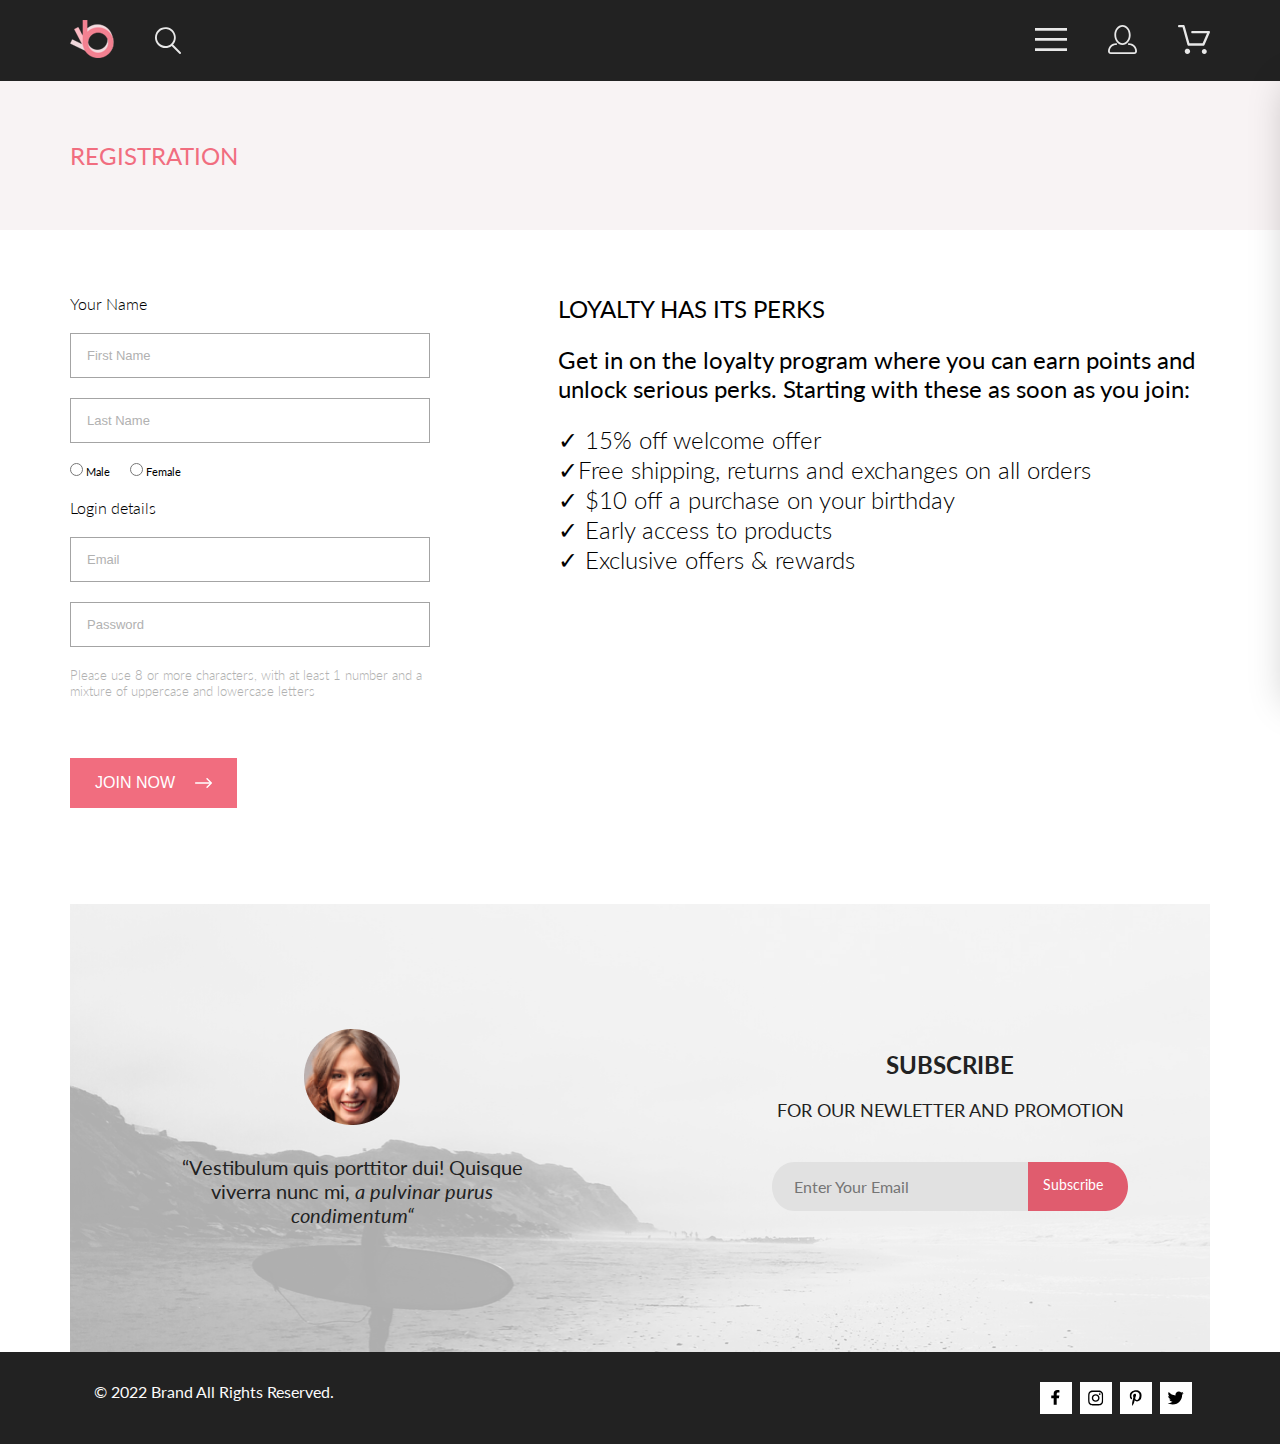
<file: registration.html>
<!DOCTYPE html>
<html lang="en">
<head>
    <meta charset="UTF-8">
    <meta name="viewport" content="width=device-width, initial-scale=1.0">
    <title>Регистрация</title>
    <link rel="stylesheet" href="styles/styleReg.css">
    <link rel="preconnect" href="https://fonts.googleapis.com">
    <link rel="preconnect" href="https://fonts.gstatic.com" crossorigin>
    <link href="https://fonts.googleapis.com/css2?family=Inter:ital,opsz,wght@0,14..32,100..900;1,14..32,100..900&family=Lato:ital,wght@0,100;0,300;0,400;0,700;0,900;1,100;1,300;1,400;1,700;1,900&family=Poppins:ital,wght@0,100;0,200;0,300;0,400;0,500;0,600;0,700;0,800;0,900;1,100;1,200;1,300;1,400;1,500;1,600;1,700;1,800;1,900&display=swap" rel="stylesheet">
</head>
<body>
    <div class="box-content">
        <header class="header center">
            <div class="header__left">
                <a href="index.html" class="logo"><img src="img/logo.svg" alt="logo">           
                </a>
                <svg width="26" height="27" viewBox="0 0 26 27" fill="none" xmlns="http://www.w3.org/2000/svg">
                        <path d="M18.0589 17.6249C19.6705 15.8648 20.6275 13.6038 20.769 11.2215C20.9106 8.8392 20.2281 6.48075 18.8362 4.5422C17.4443 2.60365 15.4278 1.20306 13.1252 0.575643C10.8227 -0.0517774 8.37437 0.132183 6.19143 1.09663C4.0085 2.06108 2.22389 3.74727 1.1373 5.87205C0.0507149 7.99682 -0.271678 10.4308 0.224264 12.7652C0.720206 15.0996 2.00428 17.1922 3.86085 18.6917C5.71741 20.1912 8.0334 21.0063 10.4199 20.9999C12.6723 21.003 14.8638 20.269 16.6599 18.9099L24.4079 26.7169C24.4934 26.806 24.5958 26.8771 24.7091 26.926C24.8225 26.975 24.9444 27.0008 25.0679 27.0019C25.1916 27.0023 25.314 26.9772 25.4276 26.9282C25.5411 26.8792 25.6434 26.8072 25.7279 26.7169C25.9018 26.536 25.999 26.2949 25.999 26.0439C25.999 25.793 25.9018 25.5518 25.7279 25.3709L18.0589 17.6249ZM1.88589 10.4999C1.89873 8.81465 2.41021 7.17089 3.35586 5.77587C4.30151 4.38086 5.63899 3.29703 7.1997 2.66102C8.76042 2.02501 10.4745 1.86529 12.1258 2.202C13.7772 2.53871 15.2919 3.35678 16.479 4.55307C17.6661 5.74935 18.4725 7.27031 18.7965 8.92421C19.1204 10.5781 18.9475 12.2909 18.2995 13.8467C17.6515 15.4024 16.5574 16.7315 15.1551 17.6664C13.7529 18.6013 12.1052 19.1001 10.4199 19.0999C8.14843 19.0891 5.97409 18.1774 4.3741 16.5651C2.77412 14.9527 1.87924 12.7714 1.88589 10.4999Z" fill="#E8E8E8" />
                </svg>
            </div>
            <div class="header__right">
                <div class="burger-menu-icon">
                    <a href="#">
                        <label for="burger"> <svg width="32" height="23" viewBox="0 0 32 23" fill="none" xmlns="http://www.w3.org/2000/svg">
                        <path d="M0 23V20.31H32V23H0ZM0 12.76V10.07H32V12.76H0ZM0 2.69V0H32V2.69H0Z" fill="#E8E8E8" />
                    </svg></label></a>
                    <input type="checkbox" id="burger">
                    <nav class="nav">
                        <a href="#" class="burger__head">MENU</a>
                        <ul>
                            <li><a class="burger__heading" href="#">MAN</a>
                            </li>
                                <ul class="burger__box-link">
                                <li><a href="#" class="burger__link">Accessories</a></li>
                                <li><a href="#" class="burger__link">Bags</a></li>
                                <li><a href="#" class="burger__link">Denim</a></li>
                                <li><a href="#" class="burger__link">T-Shirts</a></li>
                                </ul>
                            <li><a href="#" class="burger__heading">WOMEN</a>
                            </li>
                                <ul class="burger__box-link">
                                <li><a href="#" class="burger__link">Accessories</a></li>
                                <li><a href="#" class="burger__link">Jackets & Coats</a></li>
                                <li><a href="#" class="burger__link">Polos</a></li>
                                <li><a href="#" class="burger__link">T-Shirts</a></li>
                                <li><a href="#" class="burger__link">Shirts</a></li>
                                </ul>
                            <li><a href="#" class="burger__heading">KIDS</a>
                                <ul class="burger__box-link">
                                    <li><a href="#" class="burger__link">Accessories</a></li>
                                    <li><a href="#" class="burger__link">Bags</a></li>
                                    <li><a href="#" class="burger__link">Denim</a></li>
                                    <li><a href="#" class="burger__link">T-Shirts</a></li>
                                </ul>
                            </li>
                        </ul>
                        <label class="burger__close" for="burger">
                            <svg width="24" height="24" xmlns="http://www.w3.org/2000/svg"
                            viewBox="0 0 320 512">
                            <path
                            d="M310.6 150.6c12.5-12.5 12.5-32.8
                            0-45.3s-32.8-12.5-45.3 0L160 210.7 54.6 105.4c-12.5-12.5-32.8-12.5-45.3
                            0s-12.5 32.8 0 45.3L114.7 256 9.4 361.4c-12.5 12.5-12.5 32.8 0
                            45.3s32.8 12.5 45.3 0L160 301.3 265.4 406.6c12.5 12.5 32.8 12.5 45.3
                            0s12.5-32.8 0-45.3L205.3 256 310.6 150.6z"
                            fill=#6f6e6e />
                            </svg>
                        </label>                            
                    </nav>
                </div>
                <div class="registration_header">
                    <a href="registration.html">
                    <svg width="29" height="29" viewBox="0 0 29 29" fill="none" xmlns="http://www.w3.org/2000/svg">
                        <path d="M14.5 19.937C19 19.937 22.656 15.464 22.656 9.968C22.656 4.472 19 0 14.5 0C13.3631 0.0217413 12.2463 0.303398 11.2351 0.823397C10.2239 1.34339 9.34507 2.08794 8.66602 3C7.12663 4.99573 6.30819 7.45381 6.34399 9.974C6.34399 15.465 10 19.937 14.5 19.937ZM14.5 1.813C18 1.813 20.844 5.472 20.844 9.969C20.844 14.466 17.998 18.125 14.5 18.125C11.002 18.125 8.15603 14.465 8.15503 9.969C8.15403 5.473 11 1.813 14.5 1.813ZM20.844 18.125C20.6036 18.125 20.373 18.2205 20.203 18.3905C20.033 18.5605 19.9375 18.7911 19.9375 19.0315C19.9375 19.2719 20.033 19.5025 20.203 19.6725C20.373 19.8425 20.6036 19.938 20.844 19.938C22.526 19.9399 24.1386 20.6088 25.3279 21.7982C26.5172 22.9875 27.1861 24.6 27.188 26.282C27.1875 26.5221 27.0918 26.7523 26.922 26.9221C26.7522 27.0918 26.5221 27.1875 26.282 27.188H2.71997C2.47985 27.1875 2.24975 27.0918 2.07996 26.9221C1.91016 26.7523 1.81449 26.5221 1.81396 26.282C1.81608 24.6001 2.48517 22.9877 3.67444 21.7985C4.86371 20.6092 6.47608 19.9401 8.15796 19.938C8.39824 19.938 8.62868 19.8425 8.79858 19.6726C8.96849 19.5027 9.06396 19.2723 9.06396 19.032C9.06396 18.7917 8.96849 18.5613 8.79858 18.3914C8.62868 18.2215 8.39824 18.126 8.15796 18.126C5.99541 18.1279 3.92201 18.9875 2.39258 20.5164C0.863144 22.0453 0.00264777 24.1185 0 26.281C0.000794067 27.0019 0.287502 27.693 0.797241 28.2027C1.30698 28.7125 1.99811 28.9992 2.71899 29H26.282C27.0027 28.9989 27.6936 28.7121 28.2031 28.2024C28.7126 27.6927 28.9992 27.0017 29 26.281C28.9974 24.1187 28.1372 22.0457 26.6083 20.5168C25.0793 18.9878 23.0063 18.1276 20.844 18.125Z" fill="#E8E8E8" />
                    </svg></a>
                </div>
                <div class="basket_header container_basket_tag">
                    <a href="cart.html">
                    <svg width="32" height="29" viewBox="0 0 32 29" fill="none" xmlns="http://www.w3.org/2000/svg">
                    <path d="M26.2009 29C25.5532 28.9738 24.9415 28.6948 24.4972 28.2227C24.0529 27.7506 23.8114 27.1232 23.8245 26.475C23.8376 25.8269 24.1043 25.2097 24.5673 24.7559C25.0303 24.3022 25.6527 24.048 26.301 24.048C26.9493 24.048 27.5717 24.3022 28.0347 24.7559C28.4977 25.2097 28.7644 25.8269 28.7775 26.475C28.7906 27.1232 28.549 27.7506 28.1047 28.2227C27.6604 28.6948 27.0488 28.9738 26.401 29H26.2009ZM6.75293 26.32C6.75293 25.79 6.91011 25.2718 7.20459 24.8311C7.49907 24.3904 7.91764 24.0469 8.40735 23.844C8.89705 23.6412 9.43594 23.5881 9.95581 23.6915C10.4757 23.7949 10.9532 24.0502 11.328 24.425C11.7028 24.7998 11.9581 25.2773 12.0615 25.7972C12.1649 26.317 12.1118 26.8559 11.9089 27.3456C11.7061 27.8353 11.3626 28.2539 10.9219 28.5483C10.4812 28.8428 9.96304 29 9.43298 29C9.08087 29.0003 8.73212 28.9311 8.40674 28.7966C8.08136 28.662 7.78569 28.4646 7.53662 28.2158C7.28755 27.9669 7.09001 27.6713 6.9552 27.3461C6.82039 27.0208 6.75098 26.6721 6.75098 26.32H6.75293ZM10.553 20.686C10.2935 20.6868 10.0409 20.6024 9.83411 20.4457C9.62727 20.2891 9.47758 20.0689 9.40796 19.819L4.57495 2.36401H1.18201C0.868521 2.36401 0.567859 2.23947 0.346191 2.01781C0.124523 1.79614 0 1.49549 0 1.18201C0 0.868519 0.124523 0.567873 0.346191 0.346205C0.567859 0.124537 0.868521 5.81268e-06 1.18201 5.81268e-06H5.46301C5.7225 -0.00080736 5.97504 0.0837201 6.18176 0.240568C6.38848 0.397416 6.53784 0.617884 6.60693 0.868006L11.4399 18.323H24.6179L29.001 8.27501H14.401C14.2428 8.27961 14.0854 8.25242 13.9379 8.19507C13.7904 8.13771 13.6559 8.05134 13.5424 7.94108C13.4288 7.83082 13.3386 7.69891 13.277 7.55315C13.2154 7.40739 13.1836 7.25075 13.1836 7.0925C13.1836 6.93426 13.2154 6.77762 13.277 6.63186C13.3386 6.4861 13.4288 6.35419 13.5424 6.24393C13.6559 6.13367 13.7904 6.0473 13.9379 5.98994C14.0854 5.93259 14.2428 5.90541 14.401 5.91001H30.814C31.0097 5.90996 31.2022 5.95866 31.3744 6.05172C31.5465 6.14478 31.6928 6.27926 31.7999 6.44301C31.9078 6.60729 31.9734 6.79569 31.9908 6.99145C32.0083 7.18721 31.9771 7.38424 31.9 7.565L26.495 19.977C26.4026 20.1876 26.251 20.3668 26.0585 20.4927C25.866 20.6186 25.641 20.6858 25.411 20.686H10.553Z" fill="#E8E8E8" />
                </svg></a>
                
            </div>
        </header>
        <div class="top-head center">
            <h2 class="top-head__heading"> REGISTRATION</h2>
        </div>
        <main class="main">
            <div class="content">
                <div class="reg center">
                    <div class="reg__content">
                        <div class="reg__left">
                            <div class="reg__adress">
                            <h2 class="reg__heading"> Your Name</h2>
                            <form action="#" class="reg__form">
                                <input class="reg__input" type="text" placeholder="First Name">
                                <input class="reg__input" type="text" placeholder="Last Name">
                                <div class="reg__gender">
                                    <div class="reg__gender_male">
                                        <input type="radio" id="gender1" name="gender" value="Male" />
                                        <label for="gender1">Male</label>
                                    </div>
                                    <div class = "reg__gender_female">
                                        <input  type="radio" id="gender2" name="gender" value="Female" />
                                        <label for="gender2">Female</label>
                                    </div>
                                </div>
                                <h2 class="reg__heading">Login details</h2>
                                <input class="reg__input" type="text"placeholder="Email">
                                <input class="reg__input" type="text"placeholder="Password">
                                <p class="reg__disc">
                                    Please use 8 or more characters, with at least 1 number and a mixture of uppercase and lowercase letters
                                </p>
                            
                                <button class="reg__button">
                                    JOIN NOW
                                    <svg width="17" height="10" viewBox="0 0 17 10" fill="none" xmlns="http://www.w3.org/2000/svg">
                                        <path fill-rule="evenodd" clip-rule="evenodd" d="M11.54 0.208095C11.6058 0.142131 11.684 0.0897967 11.77 0.0540883C11.8561 0.01838 11.9483 0 12.0415 0C12.1347 0 12.2269 0.01838 12.313 0.0540883C12.399 0.0897967 12.4772 0.142131 12.543 0.208095L16.7929 4.458C16.8589 4.5238 16.9112 4.60196 16.9469 4.68802C16.9826 4.77407 17.001 4.86632 17.001 4.95949C17.001 5.05266 16.9826 5.14491 16.9469 5.23097C16.9112 5.31702 16.8589 5.39518 16.7929 5.46098L12.543 9.71089C12.41 9.84389 12.2296 9.91861 12.0415 9.91861C11.8534 9.91861 11.673 9.84389 11.54 9.71089C11.407 9.57788 11.3323 9.39749 11.3323 9.2094C11.3323 9.0213 11.407 8.84091 11.54 8.70791L15.2898 4.95949L11.54 1.21107C11.474 1.14528 11.4217 1.06711 11.386 0.981059C11.3503 0.895005 11.3319 0.802752 11.3319 0.709584C11.3319 0.616415 11.3503 0.524162 11.386 0.438109C11.4217 0.352055 11.474 0.273891 11.54 0.208095Z" fill="white" />
                                        <path fill-rule="evenodd" clip-rule="evenodd" d="M0 4.95948C0 4.77162 0.0746263 4.59146 0.207462 4.45862C0.340297 4.32579 0.52046 4.25116 0.708318 4.25116H15.583C15.7708 4.25116 15.951 4.32579 16.0838 4.45862C16.2167 4.59146 16.2913 4.77162 16.2913 4.95948C16.2913 5.14734 16.2167 5.3275 16.0838 5.46033C15.951 5.59317 15.7708 5.6678 15.583 5.6678H0.708318C0.52046 5.6678 0.340297 5.59317 0.207462 5.46033C0.0746263 5.3275 0 5.14734 0 4.95948Z" fill="white" />
                                    </svg>
                                </button>   
                            </form> 
                        </div>
                        
                            
                            
                        </div>
                        <div class="reg__right">
                            <h2 class="reg__title"> LOYALTY HAS ITS PERKS</h2>
                            <p class="reg__title">Get in on the loyalty program where you can earn points and unlock serious perks. Starting with these as soon as you join:</p>
                            <ul class="reg__list">
                                <li> 15% off welcome offer</li>
                                <li>Free shipping, returns and exchanges on all orders</li>
                                <li> $10 off a purchase on your birthday</li>
                                <li> Early access to products</li>
                                <li> Exclusive offers & rewards</li>
                            </ul>
                        </div>
                    </div>
                    
                </div>
            </div>
        </main>
        <footer class="footer">
            <div class="subscrible center">
                <div class="container subscrible_container">
                    <div class="subscrible_items">
                        <div class="subscrible_quote">
                            <img src="img/subscrible_photo.png" alt="subscrible photo">
                            <p class="subscrible__add_text_after subscrible_quote_text">
                                “Vestibulum quis porttitor dui! Quisque viverra nunc mi, 
                            </p>
                        </div>
                    <form action="#" class="subscrible__form_newletter">
                        <h3 class="subscrible__add_text_title_form_newletter subscrible__title_form_newletter">
                            SUBSCRIBE </h3>
                        <div class="subscrible__form_svg">
                            <input class="subscrible__text-field_input" type="email" name="email" id="0" placeholder="Enter Your Email">   
                            <svg width="323" height="49" viewBox="0 0 323 49" fill="none" xmlns="http://www.w3.org/2000/svg">
                            <path d="M300.376 0H22.2143C9.94567 0 0 10.969 0 24.5C0 38.031 9.94567 49 22.2143 49H300.376C312.644 49 322.59 38.031 322.59 24.5C322.59 10.969 312.644 0 300.376 0Z" fill="#E1E1E1" />
                        </svg>  
                        <button class="subscrible__button"> 
                            <svg width="100" height="49" viewBox="0 0 100 49" fill="none" xmlns="http://www.w3.org/2000/svg">
                            <path d="M0 0H77.8846C83.75 0 89.3751 2.58127 93.5225 7.17591C97.67 11.7706 100 18.0022 100 24.5C100 30.9978 97.67 37.2294 93.5225 41.8241C89.3751 46.4187 83.75 49 77.8846 49H0V0Z" fill="#E05C6E" />
                        </svg>
                            <p class="subscrible__button__text">
                                Subscribe
                            </p>
                        </button>
                    </div>
                    </form>
                    </div>
                </div>
            </div>
            <div class="footer_container center">
                <div class="footer_copyright">
                    <p class="footer_copyright">
                        © 2022 Brand All Rights Reserved.
                    </p>
                </div>
                <div class="footer_social_icon">
                    <a href="#" class="footer__social_icon">
                        <svg class="footer__rectangle" width="32" height="32" viewBox="0 0 32 32" fill="none" xmlns="http://www.w3.org/2000/svg">
                            <path d="M32 0H0V32H32V0Z" fill="white" />
                        </svg>
                        <svg class="footer__icon" width="11" height="16" viewBox="0 0 11 16" fill="none" xmlns="http://www.w3.org/2000/svg">
                            <g clip-path="url(#clip0_190_1606)">
                            <path d="M8.42177 8.28L8.84757 5.61602H6.18522V3.88729C6.18522 3.15847 6.55713 2.44806 7.74952 2.44806H8.95986V0.179975C8.95986 0.179975 7.86151 0 6.81136 0C4.61884 0 3.1857 1.27593 3.1857 3.5857V5.61602H0.748535V8.28H3.1857V14.72H6.18522V8.28H8.42177Z" fill="black" />
                            </g>
                            <defs>
                            <clipPath id="clip0_190_1606">
                                <rect width="10.1063" height="16" fill="white" transform="translate(0.116943)" />
                            </clipPath>
                            </defs>
                        </svg>
                    </a>
                    <a href="#" class="footer__social_icon">
                        <svg class="footer__rectangle" width="32" height="32" viewBox="0 0 32 32" fill="none" xmlns="http://www.w3.org/2000/svg">
                            <path d="M32 0H0V32H32V0Z" fill="white" />
                        </svg>
                        <svg class="footer__icon" width="16" height="17" viewBox="0 0 16 17" fill="none" xmlns="http://www.w3.org/2000/svg">
                            <g clip-path="url(#clip0_190_1610)">
                            <path d="M7.66813 4.68162C5.51604 4.68162 3.78016 6.38494 3.78016 8.49666C3.78016 10.6084 5.51604 12.3117 7.66813 12.3117C9.82022 12.3117 11.5561 10.6084 11.5561 8.49666C11.5561 6.38494 9.82022 4.68162 7.66813 4.68162ZM7.66813 10.9769C6.27739 10.9769 5.14044 9.86463 5.14044 8.49666C5.14044 7.12869 6.27401 6.01639 7.66813 6.01639C9.06225 6.01639 10.1958 7.12869 10.1958 8.49666C10.1958 9.86463 9.05887 10.9769 7.66813 10.9769ZM12.622 4.52557C12.622 5.02029 12.2159 5.41541 11.7151 5.41541C11.211 5.41541 10.8083 5.01697 10.8083 4.52557C10.8083 4.03416 11.2143 3.63572 11.7151 3.63572C12.2159 3.63572 12.622 4.03416 12.622 4.52557ZM15.1971 5.42869C15.1395 4.2367 14.8621 3.18084 13.9721 2.31092C13.0856 1.441 12.0095 1.16873 10.7948 1.10897C9.54275 1.03924 5.79013 1.03924 4.53813 1.10897C3.32673 1.16541 2.25068 1.43768 1.36075 2.3076C0.47081 3.17752 0.196722 4.23338 0.135814 5.42537C0.0647546 6.65389 0.0647546 10.3361 0.135814 11.5646C0.193339 12.7566 0.47081 13.8125 1.36075 14.6824C2.25068 15.5523 3.32334 15.8246 4.53813 15.8844C5.79013 15.9541 9.54275 15.9541 10.7948 15.8844C12.0095 15.8279 13.0856 15.5556 13.9721 14.6824C14.8587 13.8125 15.1362 12.7566 15.1971 11.5646C15.2681 10.3361 15.2681 6.65721 15.1971 5.42869ZM13.5796 12.8828C13.3157 13.5336 12.8047 14.0349 12.1381 14.2972C11.1399 14.6857 8.77125 14.5961 7.66813 14.5961C6.56502 14.5961 4.19298 14.6824 3.19814 14.2972C2.53492 14.0383 2.02397 13.5369 1.75665 12.8828C1.36075 11.9033 1.45211 9.57908 1.45211 8.49666C1.45211 7.41424 1.36413 5.0867 1.75665 4.11053C2.02059 3.45975 2.53154 2.95838 3.19814 2.69608C4.19636 2.3076 6.56502 2.39725 7.66813 2.39725C8.77125 2.39725 11.1433 2.31092 12.1381 2.69608C12.8013 2.95506 13.3123 3.45643 13.5796 4.11053C13.9755 5.09002 13.8842 7.41424 13.8842 8.49666C13.8842 9.57908 13.9755 11.9066 13.5796 12.8828Z" fill="black" />
                            </g>
                            <defs>
                            <clipPath id="clip0_190_1610">
                                <rect width="15.1594" height="17" fill="white" transform="translate(0.085083)" />
                            </clipPath>
                            </defs>
                        </svg>
                    </a>
                    <a href="#" class="footer__social_icon">
                        <svg class="footer__rectangle" width="32" height="32" viewBox="0 0 32 32" fill="none" xmlns="http://www.w3.org/2000/svg">
                            <path d="M32 0H0V32H32V0Z" fill="white" />
                        </svg>
                        <svg class="footer__icon" width="13" height="16" viewBox="0 0 13 16" fill="none" xmlns="http://www.w3.org/2000/svg">
                            <g clip-path="url(#clip0_190_1618)">
                            <path d="M6.54894 0.203125C3.30862 0.203125 0.106201 2.34063 0.106201 5.8C0.106201 8 1.35685 9.25 2.11482 9.25C2.42748 9.25 2.6075 8.3875 2.6075 8.14375C2.6075 7.85313 1.859 7.23438 1.859 6.025C1.859 3.5125 3.79182 1.73125 6.29312 1.73125C8.44386 1.73125 10.0356 2.94062 10.0356 5.1625C10.0356 6.82187 9.3629 9.93437 7.18373 9.93437C6.39734 9.93437 5.72464 9.37187 5.72464 8.56563C5.72464 7.38438 6.55841 6.24062 6.55841 5.02187C6.55841 2.95312 3.59286 3.32812 3.59286 5.82812C3.59286 6.35313 3.65918 6.93437 3.89604 7.4125C3.46021 9.26875 2.5696 12.0344 2.5696 13.9469C2.5696 14.5375 2.65487 15.1188 2.71172 15.7094C2.8191 15.8281 2.76541 15.8156 2.92963 15.7563C4.52137 13.6 4.46452 13.1781 5.18459 10.3562C5.57305 11.0875 6.57736 11.4812 7.37323 11.4812C10.7272 11.4812 12.2337 8.24688 12.2337 5.33125C12.2337 2.22813 9.52396 0.203125 6.54894 0.203125Z" fill="black" />
                            </g>
                            <defs>
                            <clipPath id="clip0_190_1618">
                                <rect width="12.1275" height="16" fill="white" transform="translate(0.106201)" />
                            </clipPath>
                            </defs>
                        </svg>
                    </a>
                    <a href="#" class="footer__social_icon">
                        <svg class="footer__rectangle" width="32" height="32" viewBox="0 0 32 32" fill="none" xmlns="http://www.w3.org/2000/svg">
                            <path d="M32 0H0V32H32V0Z" fill="white" />
                        </svg>
                        <svg class="footer__icon" width="17" height="16" viewBox="0 0 17 16" fill="none" xmlns="http://www.w3.org/2000/svg">
                            <g clip-path="url(#clip0_190_1614)">
                            <path d="M14.5929 4.74107C14.6032 4.88319 14.6032 5.02535 14.6032 5.16747C14.6032 9.50247 11.2687 14.4974 5.17412 14.4974C3.2965 14.4974 1.55229 13.9593 0.085083 13.0253C0.351856 13.0558 0.608334 13.0659 0.885372 13.0659C2.43463 13.0659 3.86081 12.5482 4.99969 11.6649C3.54275 11.6345 2.32179 10.6903 1.90111 9.39081C2.10633 9.42125 2.31152 9.44156 2.52701 9.44156C2.82454 9.44156 3.12211 9.40094 3.39911 9.32991C1.88062 9.02531 0.741705 7.70553 0.741705 6.11163V6.07103C1.18287 6.31469 1.69592 6.46697 2.23967 6.48725C1.34704 5.89841 0.762233 4.89335 0.762233 3.75628C0.762233 3.14716 0.926365 2.58878 1.21367 2.10147C2.84504 4.09131 5.29722 5.39078 8.04691 5.53294C7.99562 5.28928 7.96483 5.0355 7.96483 4.78169C7.96483 2.97457 9.4423 1.5025 11.2789 1.5025C12.233 1.5025 13.0949 1.89844 13.7003 2.53803C14.4492 2.39591 15.1674 2.12178 15.8036 1.74616C15.5573 2.5076 15.0341 3.14719 14.3466 3.55325C15.0136 3.48222 15.6599 3.29944 16.255 3.04566C15.8036 3.69538 15.2393 4.27403 14.5929 4.74107Z" fill="black" />
                            </g>
                            <defs>
                            <clipPath id="clip0_190_1614">
                                <rect width="16.17" height="16" fill="white" transform="translate(0.085083)" />
                            </clipPath>
                            </defs>
                        </svg>
                    </a>
                </div>    
            </div>
        </footer>


    </div>
</body>
</html>
</file>
<file: styles/style.css>
@charset "UTF-8";
* {
  margin: 0;
  padding: 0;
}

a {
  text-decoration: none;
}

ul {
  list-style: none;
}

summary {
  display: block;
}

summary::-webkit-details-marker {
  display: none;
}

body {
  font-family: "Lato", sans-serif;
}

.center {
  padding-left: calc(50% - 570px);
  padding-right: calc(50% - 570px);
}

.box-content {
  overflow: hidden;
}

.header {
  background-color: #222222;
  padding-top: 20px;
  padding-bottom: 20px;
  display: flex;
  justify-content: space-between;
  position: relative;
}
.header__left {
  display: flex;
  align-items: center;
  gap: 41px;
}
.header__right {
  display: flex;
  align-items: center;
  gap: 41px;
}

#burger {
  position: absolute;
  left: -9999999999px;
  visibility: hidden;
}
#burger:checked ~ .nav {
  right: 0px;
}

.burger__head {
  font-weight: 700;
  font-size: 14px;
  color: #000;
}
.burger__heading {
  font-weight: 400;
  font-size: 14px;
  color: #F16D7F;
}
.burger__box-link {
  display: flex;
  flex-direction: column;
  gap: 11px;
  padding-top: 11px;
  padding-bottom: 20px;
}
.burger__link {
  padding-left: 20px;
  font-weight: 400;
  font-size: 14px;
  color: #6f6e6e;
}
.burger__link:hover {
  color: #F16D7F;
}
.burger__close {
  position: absolute;
  top: 32px;
  right: 32px;
}

.nav {
  right: -232px;
  background: #fff;
  box-shadow: 6px 4px 35px 0 rgba(0, 0, 0, 0.21);
  width: 232px;
  box-sizing: border-box;
  padding: 37px 33px;
  position: absolute;
  top: 81px;
  /*right: 0px;*/
  transition: right 0.3s;
  display: flex;
  flex-direction: column;
  gap: 20px;
  z-index: 10;
}

.hero {
  position: relative;
  display: block;
  max-width: 100vw;
  background-color: #f1e4e6;
  justify-content: center;
  display: flex;
}
.hero_container {
  display: grid;
  grid-template-columns: repeat(2, 50%);
  gap: 64px;
  align-items: center;
  -o-object-fit: cover;
     object-fit: cover;
}
.hero__title {
  max-width: 50vw;
}

.brand {
  font-weight: 900;
  font-size: 48px;
  color: #222;
}

.second_str_hero {
  display: flex;
}

.black_weight {
  font-weight: 700;
  font-size: 32px;
}

.color_pink {
  font-weight: 700;
  font-size: 32px;
  color: #F16D7F;
}

.logo_hero {
  position: relative;
  font-weight: 700;
  font-size: 32px;
  color: #222;
  max-width: 405px;
  padding-left: 28px;
}

.logo_hero::before {
  content: "";
  position: absolute;
  display: block;
  width: 12px;
  height: 100%;
  top: 0;
  left: 0;
  background-color: #F16D7F;
}

.offer {
  display: block;
  max-width: 100vw;
  margin-top: 65px;
}
.offer_container {
  display: flex;
  align-items: center;
  justify-content: center;
}
.offer_items {
  display: grid;
  gap: 30px;
  grid-template-columns: repeat(3, 1fr);
  justify-content: center;
  align-items: center;
  justify-items: center;
  align-content: center;
  max-width: 1140px;
}
.offer_item {
  position: relative;
  text-align: center;
}
.offer_item4 {
  grid-column: span 3;
}

.text_img_offer {
  position: absolute;
  top: 50%;
  left: 50%;
  transform: translate(-50%, -50%);
}

.subtitle_offer {
  font-weight: 400;
  font-size: 16px;
  text-align: center;
  color: #fff;
}

.title_offer {
  font-weight: 700;
  font-size: 24px;
  color: #F16D7F;
}

.product {
  display: block;
  margin-top: 110px;
  max-width: 100vw;
  display: flex;
  flex-direction: column;
  align-items: center;
  justify-content: center;
  align-content: center;
  flex-wrap: nowrap;
}

.product_container {
  display: flex;
  flex-direction: column;
  align-items: center;
  justify-content: center;
  align-content: center;
  flex-wrap: wrap;
  max-width: 1140px;
}

.prod_title {
  text-align: center;
}

.prod_title_text {
  font-weight: 400;
  font-size: 30px;
  color: #222;
}

.prod_title_discr {
  margin-top: 6px;
  margin-bottom: 48px;
  font-weight: 400;
  font-size: 14px;
  color: #9f9f9f;
}

.item_prod {
  background-color: #F8F8F8;
}

.item_prod:focus {
  color: rgba(58, 56, 56, 0.86);
}

.text_item_prod {
  margin-left: 17px;
  margin-right: 28px;
}

.title_item_prod {
  margin-top: 25px;
  margin-bottom: 13px;
  font-weight: 400;
  font-size: 13px;
  color: #000;
}

.discr_item_prod {
  font-weight: 400;
  font-size: 14px;
  color: #5d5d5d;
}

.price_ifem_prod {
  margin-top: 18px;
  margin-bottom: 20px;
  font-weight: 400;
  font-size: 16px;
  color: #F16D7F;
}

.prod_cont_items {
  display: grid;
  gap: 30px;
  grid-template-columns: repeat(3, 1fr);
  align-items: center;
  align-content: center;
  justify-content: center;
  justify-items: center;
}

.button__link-catalog {
  margin-top: 48px;
  margin-bottom: 95px;
  background-color: #fff;
  border: 1px solid #FF6A6A;
  width: 212px;
  height: 48px;
  transition-duration: 0.4s;
  font-weight: 400;
  font-size: 16px;
}
.button__link-catalog a {
  color: #f26376;
}
.button__link-catalog:hover {
  background-color: #FF6A6A;
}
.button__link-catalog:hover a {
  color: #fff;
}

.item_prod {
  display: flex;
  flex-direction: column;
  align-items: center;
}

.hover_prod {
  position: relative;
}

.overlay {
  position: absolute;
  top: 0;
  left: 0;
  width: 100%;
  height: 100%;
  transition: background 0.5s ease;
}

.hover_prod:hover .overlay {
  display: block;
  background: rgba(58, 56, 56, 0.86);
}

.text_rounded_rectangle {
  display: flex;
  gap: 10px;
  font-weight: 400;
  font-size: 14px;
  color: #fff;
  position: absolute;
  top: 50%;
  left: 50%;
  transform: translate(-50%, -50%);
  white-space: nowrap;
}

.hover_button_prod {
  display: block;
  position: absolute;
  top: 50%;
  left: 50%;
  transform: translate(-50%, -50%);
  display: flex;
  justify-content: center;
  text-align: center;
  opacity: 0;
  transition: opacity 0.35s ease;
}

.hover_button_prod a {
  text-align: center;
  background: none; /* Цвет кнопки */
  z-index: 1;
}

.hover_prod:hover .hover_button_prod {
  opacity: 1;
}

.feature {
  display: block;
  max-width: 100vw;
  display: flex;
  justify-content: center;
  background-color: #222222;
}
.feature_container {
  padding-top: 103px;
  padding-bottom: 103px;
  max-width: 1140px;
}
.feature_items {
  display: flex;
  flex-wrap: nowrap;
  justify-content: center;
  align-items: center;
  align-content: center;
  flex-direction: row;
  gap: 30px;
  margin: auto 20px;
}
.feature_item {
  display: flex;
  flex-direction: column;
  align-content: center;
  align-items: center;
}
.feature_title {
  font-weight: 400;
  font-size: 19px;
  color: #fbfbfb;
  margin-top: 19px;
  margin-bottom: 16px;
}
.feature_subtitle {
  font-weight: 300;
  font-size: 13px;
  text-align: center;
  color: #fbfbfb;
}

.subscrible_container {
  display: block;
  min-height: 448px;
  max-width: 1600px;
  display: flex;
  background-image: url(../img/subscribe_backgraund.png);
  flex-direction: row;
  flex-wrap: nowrap;
  align-content: center;
  justify-content: center;
  align-items: center;
}
.subscrible_quote {
  max-width: 360px;
  display: flex;
  flex-direction: column;
  flex-wrap: nowrap;
  justify-content: center;
  align-items: center;
  padding-left: 20px;
  padding-right: 20px;
}
.subscrible_items {
  display: flex;
  flex-direction: row;
  flex-wrap: nowrap;
  align-content: center;
  justify-content: center;
  align-items: center;
  gap: 220px;
}
.subscrible_quote_text {
  font-weight: 400;
  font-size: 20px;
  text-align: center;
  color: #222222;
  margin-top: 30px;
}
.subscrible__add_text_after::after {
  content: "a pulvinar purus condimentum“";
  font-style: italic;
}
.subscrible__title_form_newletter {
  font-weight: 700;
  font-size: 24px;
  line-height: 167%;
  text-align: center;
  color: #222222;
  margin-bottom: 32px;
}
.subscrible__add_text_title_form_newletter::after {
  content: "\a FOR OUR NEWLETTER AND PROMOTION";
  white-space: pre;
  font-weight: 400;
  font-size: 18px;
}
.subscrible__text-field_input {
  display: block;
  padding: 8px 22px;
  font-family: inherit;
  font-size: 1rem;
  font-weight: 400;
  position: absolute;
  top: 35%;
  bottom: 50%;
  background: none;
  border: none;
}
.subscrible__text-field_input:focus {
  color: #212529;
  background: none;
  border: none;
  outline: 0;
}
.subscrible__form_svg {
  width: 356px;
  height: 49px;
  display: flex;
  position: relative;
}
.subscrible__form_newletter {
  position: relative;
}
.subscrible__button {
  padding: 0;
  border: none;
  font: inherit;
  color: inherit;
  background-color: transparent;
  cursor: pointer;
  position: relative;
  position: absolute;
  left: 256px;
}
.subscrible__button__text {
  position: absolute;
  top: 27%;
  bottom: 50%;
  font-weight: 400;
  font-size: 14px;
  text-align: center;
  color: #fff;
  margin-left: 15px;
}

.footer_container {
  background: #222222;
  padding-top: 30px;
  padding-bottom: 30px;
  display: flex;
  justify-content: space-between;
  max-width: 100vw;
}
.footer_copyright {
  font-weight: 400;
  font-size: 16px;
  color: #fbfbfb;
  margin-left: 12px;
}
.footer_social_icon {
  margin-right: 18px;
  display: flex;
  flex-direction: row;
  align-content: center;
  justify-content: center;
  align-items: center;
  gap: 8px;
}
.footer__social_icon {
  position: relative;
}
.footer__rectangle {
  display: block;
  width: 32px;
  height: 32px;
}
.footer__icon {
  position: absolute;
  top: 50%;
  left: 50%;
  transform: translate(-50%, -50%);
}
.footer__icon:hover path {
  fill: #F16D7F;
}

@media (max-width: 1024px) {
  .header {
    padding: 20px 16px;
  }
  .offer {
    margin-top: 20px;
    margin-bottom: 155px;
  }
  .offer_items {
    gap: 18px;
  }
  .img_offer {
    width: 232px;
    height: 168px;
  }
  .img_offer4 {
    width: 736px;
    height: 116px;
  }
  .button_prod {
    margin-top: 32px;
    margin-bottom: 64px;
  }
  .prod_cont_items {
    gap: 18px;
    grid-template-columns: repeat(2, 1fr);
  }
  .brand {
    font-size: 44px;
  }
  .black_weight {
    font-weight: 700;
    font-size: 24px;
  }
  .color_pink {
    font-weight: 700;
    font-size: 24px;
  }
  .feature_items {
    display: flex;
    flex-direction: column;
  }
  .feature_item {
    max-width: 360px;
  }
  .subscrible {
    display: flex;
    justify-content: center;
  }
  .subscrible_items {
    display: flex;
    flex-direction: column;
    justify-content: center;
    gap: 75px;
    margin-top: 64px;
    margin-bottom: 140px;
  }
  .subscrible_container {
    background-size: cover;
    width: 100vw;
  }
  .hero:hover .menu_hover_container {
    opacity: 0;
  }
}
@media (max-width: 767px) {
  .footer_container {
    display: flex;
    gap: 40px;
    justify-content: space-between;
    text-align: center;
    align-items: center;
    padding-left: 32px;
  }
  .footer_social_icon a:nth-of-type(2) {
    display: none;
  }
  .footer_social_icon a:nth-of-type(1) {
    display: none;
  }
  .footer_copyright {
    margin-left: 0px;
  }
  .registration_header {
    display: none;
  }
  .basket_header {
    display: none;
  }
  .hero_container {
    height: 363px;
  }
  .img_hero {
    display: none;
  }
  .img_hero_logo {
    max-width: 200%;
  }
  .offer_items {
    display: flex;
    flex-direction: column;
  }
  .brand {
    font-size: 38px;
  }
  .black_weight {
    font-size: 20px;
  }
  .color_pink {
    font-size: 20px;
  }
  .logo_hero {
    margin-left: 56px;
  }
  .img_offer {
    -o-object-fit: cover;
       object-fit: cover;
    width: 360px;
    height: 260px;
  }
  .img_offer4 {
    -o-object-fit: cover;
       object-fit: cover;
    width: 360px;
    height: 116px;
  }
  .product {
    margin-top: 64px;
  }
  .prod_cont_items {
    display: flex;
    flex-direction: column;
  }
  .item_prod {
    width: 360px;
  }
  .feature_container {
    padding-top: 48px;
    padding-bottom: 48px;
  }
  .subscrible_quote_text {
    font-size: 18px;
  }
  .add_text_title_form_newletter::after {
    font-size: 14px;
  }
  .form_svg {
    width: 300px;
    height: 40px;
  }
  .button_subscribe {
    left: 205px;
  }
  .subscrible_container {
    background-size: cover;
  }
  .hero:hover .menu_hover_container {
    opacity: 0;
  }
}
@media (max-width: 425px) {
  .offer {
    margin-top: 64px;
    margin-bottom: 64px;
  }
  .img_offer {
    -o-object-fit: cover;
       object-fit: cover;
    width: 343px;
    height: 248px;
  }
  .img_offer4 {
    -o-object-fit: cover;
       object-fit: cover;
    width: 343px;
    height: 111px;
  }
  .item_prod {
    width: 360px;
  }
  .footer_social_icon a:nth-of-type(2) {
    display: none;
  }
  .footer_social_icon a:nth-of-type(1) {
    display: none;
  }
  .footer_copyright {
    margin-left: 0px;
  }
}/*# sourceMappingURL=style.css.map */
</file>
<file: styles/styleCart.css>
@charset "UTF-8";
* {
  margin: 0;
  padding: 0;
}

a {
  text-decoration: none;
}

ul {
  list-style: none;
}

summary {
  display: block;
}

summary::-webkit-details-marker {
  display: none;
}

body {
  font-family: "Lato", sans-serif;
}

.center {
  padding-left: calc(50% - 570px);
  padding-right: calc(50% - 570px);
}

.box-content {
  overflow: hidden;
}

.header {
  background-color: #222222;
  padding-top: 20px;
  padding-bottom: 20px;
  display: flex;
  justify-content: space-between;
  position: relative;
}
.header__left {
  display: flex;
  align-items: center;
  gap: 41px;
}
.header__right {
  display: flex;
  align-items: center;
  gap: 41px;
}

#burger {
  position: absolute;
  left: -9999999999px;
  visibility: hidden;
}
#burger:checked ~ .nav {
  right: 0px;
}

.burger__head {
  font-weight: 700;
  font-size: 14px;
  color: #000;
}
.burger__heading {
  font-weight: 400;
  font-size: 14px;
  color: #F16D7F;
}
.burger__box-link {
  display: flex;
  flex-direction: column;
  gap: 11px;
  padding-top: 11px;
  padding-bottom: 20px;
}
.burger__link {
  padding-left: 20px;
  font-weight: 400;
  font-size: 14px;
  color: #6f6e6e;
}
.burger__link:hover {
  color: #F16D7F;
}
.burger__close {
  position: absolute;
  top: 32px;
  right: 32px;
}

.nav {
  right: -232px;
  background: #fff;
  box-shadow: 6px 4px 35px 0 rgba(0, 0, 0, 0.21);
  width: 232px;
  box-sizing: border-box;
  padding: 37px 33px;
  position: absolute;
  top: 81px;
  /*right: 0px;*/
  transition: right 0.3s;
  display: flex;
  flex-direction: column;
  gap: 20px;
  z-index: 10;
}

.top-head {
  background-color: #F8F3F4;
  padding-top: 60px;
  padding-bottom: 60px;
}
.top-head__heading {
  font-style: normal;
  font-weight: 400;
  font-size: 24px;
  line-height: 29px;
  color: #F16D7F;
}

.cart {
  display: block;
  max-width: 100vw;
  padding-top: 96px;
  padding-bottom: 128px;
  display: flex;
  flex-wrap: wrap;
  justify-content: space-between;
}
.cart__content {
  display: flex;
  flex-direction: column;
  gap: 40px;
}
.cart__form {
  display: flex;
  flex-direction: column;
  gap: 20px;
  margin-top: 20px;
}
.cart__heading {
  font-weight: 400;
  font-size: 16px;
  color: #222222;
}
.cart__input {
  width: 360px;
  height: 45px;
  border: 1px solid #A4A4A4;
  font-weight: 400;
  font-size: 13px;
  color: #000;
  padding-left: 16px;
  padding-right: 16px;
  box-sizing: border-box;
  outline: none;
}
.cart__input::-moz-placeholder {
  color: #b1b1b1;
}
.cart__input::placeholder {
  color: #b1b1b1;
}
.cart__button {
  border: 1px solid #A4A4A4;
  padding: 12px 16px;
  font-weight: 400;
  font-size: 11px;
  color: #4a4a4a;
  background-color: #fff;
  width: 110px;
}
.cart__button:hover {
  color: #fff;
  background-color: #4a4a4a;
}
.cart__right {
  display: flex;
  flex-direction: column;
  gap: 57px;
}

.cart-total {
  width: 360px;
  height: 214px;
  background-color: #F5F3F3;
}
.cart-total__button {
  width: 273px;
  height: 50px;
  background-color: #F16D7F;
  font-weight: 300;
  font-size: 16px;
  color: #fff;
  border: none;
  margin: 17px 42px 42px 44px;
}
.cart-total__button:hover {
  color: #fff;
  background-color: #4a4a4a;
}
.cart-total__content {
  padding: 39px 34px;
  text-align: right;
  display: flex;
  flex-direction: column;
  gap: 12px;
  border-bottom: 1px solid #E2E2E2;
}
.cart-total__sub_total {
  font-weight: 400;
  font-size: 11px;
  color: #4a4a4a;
}
.cart-total__grand_total {
  font-weight: 300;
  font-size: 16px;
  color: #222;
}
.cart-total__text_select {
  color: #F16D7F;
}

.cart-item {
  width: 652px;
  display: flex;
  filter: drop-shadow(17px 19px 24px rgba(0, 0, 0, 0.13));
}
.cart-item__close {
  position: absolute;
  top: 22px;
  right: 28px;
}
.cart-item__close:hover path {
  fill: #F16D7F;
}
.cart-item__link {
  font-weight: 400;
  font-size: 24px;
  color: #000;
  width: 262px;
  display: block;
  margin-bottom: 42px;
}
.cart-item__link:hover {
  text-decoration: underline;
}
.cart-item__info {
  display: flex;
  flex-direction: column;
  gap: 6px;
}
.cart-item__content {
  width: 100%;
  background-color: #fff;
  padding: 22px 32px;
  box-sizing: border-box;
  position: relative;
}
.cart-item__text {
  font-weight: 400;
  font-size: 22px;
  color: #575757;
}
.cart-item__text_select {
  color: #F16D7F;
}
.cart-item__text_quantity {
  display: flex;
  gap: 32px;
}
.cart-item__number {
  width: 44px;
  height: 25px;
  border: 1px solod #EAEAEA;
  font-weight: 400;
  font-size: 18px;
  color: #656565;
  text-align: center;
}
.cart-item__buttons {
  padding-top: 32px;
  display: flex;
  flex-wrap: wrap;
  justify-content: space-between;
}
.cart-item__button {
  border: 1px solid #A4A4A4;
  padding: 12px 16px;
  font-weight: 300;
  font-size: 14px;
  color: #000;
  background-color: #fff;
  width: 235px;
}
.cart-item__button:hover {
  color: #fff;
  background-color: #4a4a4a;
}

.subscrible_container {
  display: block;
  min-height: 448px;
  max-width: 1600px;
  display: flex;
  background-image: url(../img/subscribe_backgraund.png);
  flex-direction: row;
  flex-wrap: nowrap;
  align-content: center;
  justify-content: center;
  align-items: center;
}
.subscrible_quote {
  max-width: 360px;
  display: flex;
  flex-direction: column;
  flex-wrap: nowrap;
  justify-content: center;
  align-items: center;
  padding-left: 20px;
  padding-right: 20px;
}
.subscrible_items {
  display: flex;
  flex-direction: row;
  flex-wrap: nowrap;
  align-content: center;
  justify-content: center;
  align-items: center;
  gap: 220px;
}
.subscrible_quote_text {
  font-weight: 400;
  font-size: 20px;
  text-align: center;
  color: #222222;
  margin-top: 30px;
}
.subscrible__add_text_after::after {
  content: "a pulvinar purus condimentum“";
  font-style: italic;
}
.subscrible__title_form_newletter {
  font-weight: 700;
  font-size: 24px;
  line-height: 167%;
  text-align: center;
  color: #222222;
  margin-bottom: 32px;
}
.subscrible__add_text_title_form_newletter::after {
  content: "\a FOR OUR NEWLETTER AND PROMOTION";
  white-space: pre;
  font-weight: 400;
  font-size: 18px;
}
.subscrible__text-field_input {
  display: block;
  padding: 8px 22px;
  font-family: inherit;
  font-size: 1rem;
  font-weight: 400;
  position: absolute;
  top: 35%;
  bottom: 50%;
  background: none;
  border: none;
}
.subscrible__text-field_input:focus {
  color: #212529;
  background: none;
  border: none;
  outline: 0;
}
.subscrible__form_svg {
  width: 356px;
  height: 49px;
  display: flex;
  position: relative;
}
.subscrible__form_newletter {
  position: relative;
}
.subscrible__button {
  padding: 0;
  border: none;
  font: inherit;
  color: inherit;
  background-color: transparent;
  cursor: pointer;
  position: relative;
  position: absolute;
  left: 256px;
}
.subscrible__button__text {
  position: absolute;
  top: 27%;
  bottom: 50%;
  font-weight: 400;
  font-size: 14px;
  text-align: center;
  color: #fff;
  margin-left: 15px;
}
.subscrible__button:hover {
  color: #fff;
  fill: #4a4a4a;
}

.footer_container {
  background: #222222;
  padding-top: 30px;
  padding-bottom: 30px;
  display: flex;
  justify-content: space-between;
  max-width: 100vw;
}
.footer_copyright {
  font-weight: 400;
  font-size: 16px;
  color: #fbfbfb;
  margin-left: 12px;
}
.footer_social_icon {
  margin-right: 18px;
  display: flex;
  flex-direction: row;
  align-content: center;
  justify-content: center;
  align-items: center;
  gap: 8px;
}
.footer__social_icon {
  position: relative;
}
.footer__rectangle {
  display: block;
  width: 32px;
  height: 32px;
}
.footer__icon {
  position: absolute;
  top: 50%;
  left: 50%;
  transform: translate(-50%, -50%);
}
.footer__icon:hover path {
  fill: #F16D7F;
}

@media (max-width: 1024px) {
  .header {
    padding: 20px 16px;
  }
  .top-head__heading {
    padding-left: 16px;
  }
  .subscrible {
    display: flex;
    justify-content: center;
  }
  .subscrible_items {
    display: flex;
    flex-direction: column;
    justify-content: center;
    gap: 75px;
    margin-top: 64px;
    margin-bottom: 140px;
  }
  .subscrible_container {
    background-size: cover;
    width: 100vw;
  }
  .cart-item {
    width: 734px;
  }
  .cart {
    padding-left: 16px;
  }
  .cart-item__buttons {
    padding: 32px 110px 64px 110px;
  }
  .cart__right {
    display: flex;
    flex-direction: row;
    gap: 15px;
  }
  .cart-total {
    margin-top: 39px;
  }
}
@media (max-width: 767px) {
  .footer_container {
    display: flex;
    gap: 40px;
    justify-content: space-between;
    text-align: center;
    align-items: center;
    padding-left: 32px;
  }
  .footer_social_icon a:nth-of-type(2) {
    display: none;
  }
  .footer_social_icon a:nth-of-type(1) {
    display: none;
  }
  .footer_copyright {
    margin-left: 0px;
  }
  .subscrible_quote_text {
    font-size: 18px;
  }
  .add_text_title_form_newletter::after {
    font-size: 14px;
  }
  .form_svg {
    width: 300px;
    height: 40px;
  }
  .button_subscribe {
    left: 205px;
  }
  .subscrible_container {
    background-size: cover;
  }
  .footer_copyright {
    margin-left: 0px;
  }
}
@media (max-width: 425px) {
  .footer_social_icon a:nth-of-type(2) {
    display: none;
  }
  .footer_social_icon a:nth-of-type(1) {
    display: none;
  }
  .footer_copyright {
    margin-left: 0px;
  }
  .registration_header {
    display: none;
  }
  .basket_header {
    display: none;
  }
  .top-head__heading {
    text-align: center;
  }
  .cart {
    padding: 39px 8px 30px 8px;
  }
  .cart-item {
    max-width: 358px;
    max-height: 188px;
  }
  .cart-item__content {
    padding: 13px 0px 37px 17px;
  }
  .cart-item__link {
    font-weight: 400;
    font-size: 16px;
    color: #222;
    margin-bottom: 25px;
  }
  .cart-item__text {
    font-weight: 400;
    font-size: 14px;
    color: #575757;
  }
  .cart-item__number {
    width: 40px;
    height: 15px;
    font-weight: 400;
    font-size: 10px;
  }
  .cart-item__photo {
    width: 143px;
  }
  .cart-item__buttons {
    padding: 0px 8px;
    gap: 9px;
  }
  .cart-item__button {
    font-weight: 400;
    font-size: 12px;
    text-align: center;
    color: #575757;
    width: 175px;
    white-space: nowrap;
  }
  .cart__adress {
    padding: 48px 9px;
  }
  .cart__right {
    display: flex;
    gap: 15px;
    flex-direction: column;
  }
  .cart-total {
    margin-top: 0px;
  }
}/*# sourceMappingURL=styleCart.css.map */
</file>
<file: styles/stylecat.css>
@charset "UTF-8";
* {
  margin: 0;
  padding: 0;
}

a {
  text-decoration: none;
}

ul {
  list-style: none;
}

summary {
  display: block;
}

summary::-webkit-details-marker {
  display: none;
}

body {
  font-family: "Lato", sans-serif;
}

.center {
  padding-left: calc(50% - 570px);
  padding-right: calc(50% - 570px);
}

.box-content {
  overflow: hidden;
}

.header {
  background-color: #222222;
  padding-top: 20px;
  padding-bottom: 20px;
  display: flex;
  justify-content: space-between;
  position: relative;
}
.header__left {
  display: flex;
  align-items: center;
  gap: 41px;
}
.header__right {
  display: flex;
  align-items: center;
  gap: 41px;
}

#burger {
  position: absolute;
  left: -9999999999px;
  visibility: hidden;
}
#burger:checked ~ .nav {
  right: 0px;
}

.burger__head {
  font-weight: 700;
  font-size: 14px;
  color: #000;
}
.burger__heading {
  font-weight: 400;
  font-size: 14px;
  color: #F16D7F;
}
.burger__box-link {
  display: flex;
  flex-direction: column;
  gap: 11px;
  padding-top: 11px;
  padding-bottom: 20px;
}
.burger__link {
  padding-left: 20px;
  font-weight: 400;
  font-size: 14px;
  color: #6f6e6e;
}
.burger__link:hover {
  color: #F16D7F;
}
.burger__close {
  position: absolute;
  top: 32px;
  right: 32px;
}

.nav {
  right: -232px;
  background: #fff;
  box-shadow: 6px 4px 35px 0 rgba(0, 0, 0, 0.21);
  width: 232px;
  box-sizing: border-box;
  padding: 37px 33px;
  position: absolute;
  top: 81px;
  /*right: 0px;*/
  transition: right 0.3s;
  display: flex;
  flex-direction: column;
  gap: 20px;
}

.top-head {
  background-color: #F8F3F4;
  padding-top: 60px;
  padding-bottom: 60px;
  display: flex;
  align-items: center;
  justify-content: space-between;
}
.top-head__heading {
  font-style: normal;
  font-weight: 400;
  font-size: 24px;
  line-height: 29px;
  color: #F16D7F;
}

.breadcrumbs__links {
  display: flex;
  gap: 16px;
}
.breadcrumbs__link {
  font-style: normal;
  font-weight: 300;
  font-size: 14px;
  line-height: 17px;
  color: #636363;
}
.breadcrumbs__link:hover {
  color: #F16D7F;
}
.breadcrumbs__box:last-child .breadcrumbs__link {
  font-weight: 700;
  color: #F16D7F;
}
.breadcrumbs__box:not(:last-child)::after {
  content: "/";
  padding-left: 8px;
  padding-bottom: 8px;
}

.filter_sort {
  display: flex;
  flex-direction: row;
  margin: 51px 0px;
}

.filter {
  box-sizing: border-box;
  position: relative;
  z-index: 10;
}
.filter__content {
  background-color: #fff;
  padding-top: 0;
  margin-left: 17px;
}
.filter[open] {
  background: #fff;
  box-shadow: 6px 4px 35px 0 rgba(0, 0, 0, 0.21);
  width: 360px;
  height: 531px;
  position: absolute;
}
.filter[open] .filter__heading {
  color: #F16D7F;
}
.filter[open] path {
  fill: #F16D7F;
}
.filter__summary {
  display: flex;
  align-items: center;
  gap: 11px;
  margin-left: 17px;
}
.filter__heading {
  font-weight: 600;
  font-size: 14px;
  color: #000;
}
.filter__item {
  margin-top: 16px;
}
.filter__link-box {
  display: flex;
  flex-direction: column;
  gap: 11px;
  margin: 24px 16px;
}
.filter__link {
  font-weight: 400;
  font-size: 14px;
  color: #6f6e6e;
}
.filter__link:hover {
  color: #F16D7F;
}
.filter__head {
  font-weight: 400;
  font-size: 14px;
  line-height: 17px;
  color: #6f6e6e;
  padding: 8px 11px 11px 11px;
  border-bottom: 1px solid #EBEBEB;
  border-left: 5px solid #F16D7F;
}
.filter__item[open] .filter__head {
  color: #F16D7F;
}

.sort {
  display: flex;
  gap: 18px;
  align-items: center;
  grid-column: span 2;
}
.sort__details {
  position: relative;
}
.sort__summary {
  display: flex;
  align-items: center;
  gap: 10px;
}
.sort__check {
  display: flex;
  gap: 9px;
  align-items: center;
}
.sort__heading {
  font-weight: 400;
  font-size: 14px;
  color: #6f6e6e;
}
.sort__box {
  display: flex;
  flex-direction: column;
  gap: 8px;
  position: absolute;
  left: -9px;
  box-shadow: 6px 4px 35px 0 rgba(0, 0, 0, 0.21);
  background: #fff;
  padding: 7px 30px 11px 9px;
  top: 20px;
}
.sort__check {
  font-weight: 400;
  font-size: 14px;
  color: #6f6e6e;
}

.product-box {
  display: grid;
  grid-template-columns: repeat(3, 1fr);
  gap: 30px;
}

.product {
  width: 360px;
  display: flex;
  flex-direction: column;
}
.product__img {
  width: 100%;
}
.product__content {
  background: #f8f8f8;
  padding: 24px 16px;
  display: flex;
  flex-direction: column;
  gap: 16px;
}
.product__name {
  font-weight: 400;
  font-size: 13px;
  color: #000;
}
.product__text {
  font-weight: 300;
  font-size: 14px;
  color: #5d5d5d;
}
.product__price {
  font-weight: 400;
  font-size: 16px;
  line-height: 19px;
  color: #F16D7F;
}

.item_prod {
  background-color: #F8F8F8;
  display: flex;
  flex-direction: column;
  align-items: center;
}

.item_prod:focus {
  color: rgba(58, 56, 56, 0.86);
}

.text_item_prod {
  margin-left: 17px;
  margin-right: 28px;
}

.title_item_prod {
  margin-top: 25px;
  margin-bottom: 13px;
  font-weight: 400;
  font-size: 13px;
  color: #000;
}

.discr_item_prod {
  font-weight: 400;
  font-size: 14px;
  color: #5d5d5d;
}

.price_ifem_prod {
  margin-top: 18px;
  margin-bottom: 20px;
  font-weight: 400;
  font-size: 16px;
  color: #F16D7F;
}

.hover_prod {
  position: relative;
}

.overlay {
  position: absolute;
  top: 0;
  left: 0;
  width: 100%;
  height: 100%;
  transition: background 0.5s ease;
}

.hover_prod:hover .overlay {
  display: block;
  background: rgba(58, 56, 56, 0.86);
}

.text_rounded_rectangle {
  display: flex;
  gap: 10px;
  font-weight: 400;
  font-size: 14px;
  color: #fff;
  position: absolute;
  top: 50%;
  left: 50%;
  transform: translate(-50%, -50%);
  white-space: nowrap;
}

.hover_button_prod {
  display: block;
  position: absolute;
  top: 50%;
  left: 50%;
  transform: translate(-50%, -50%);
  display: flex;
  justify-content: center;
  text-align: center;
  opacity: 0;
  transition: opacity 0.35s ease;
}

.hover_button_prod a {
  text-align: center;
  background: none; /* Цвет кнопки */
  z-index: 1;
}

.hover_prod:hover .hover_button_prod {
  opacity: 1;
}

.pagination {
  display: flex;
  flex-direction: row;
  justify-content: space-evenly;
  margin-top: 12px;
}
.pagination__box {
  width: 284px;
  height: 44px;
  display: block;
  border: 1px solid #ebebeb;
  text-decoration: none;
  margin-bottom: 96px;
  grid-column: span 3;
  margin-inline: auto;
}
.pagination span {
  font-weight: 300;
  font-size: 16px;
  color: #c4c4c4;
  gap: none;
}
.pagination a {
  font-weight: 300;
  font-size: 16px;
  color: #c4c4c4;
}
.pagination a:hover {
  color: #ef5b70;
}
.pagination a:hover path {
  fill: #ef5b70;
  stroke: #ef5b70;
}

.feature {
  display: block;
  max-width: 100vw;
  display: flex;
  justify-content: center;
  background-color: #222222;
}
.feature_container {
  padding-top: 103px;
  padding-bottom: 103px;
  max-width: 1140px;
}
.feature_items {
  display: flex;
  flex-wrap: nowrap;
  justify-content: center;
  align-items: center;
  align-content: center;
  flex-direction: row;
  gap: 30px;
  margin: auto 20px;
}
.feature_item {
  display: flex;
  flex-direction: column;
  align-content: center;
  align-items: center;
}
.feature_title {
  font-weight: 400;
  font-size: 19px;
  color: #fbfbfb;
  margin-top: 19px;
  margin-bottom: 16px;
}
.feature_subtitle {
  font-weight: 300;
  font-size: 13px;
  text-align: center;
  color: #fbfbfb;
}

.subscrible_container {
  display: block;
  min-height: 448px;
  max-width: 1600px;
  display: flex;
  background-image: url(../img/subscribe_backgraund.png);
  flex-direction: row;
  flex-wrap: nowrap;
  align-content: center;
  justify-content: center;
  align-items: center;
}
.subscrible_quote {
  max-width: 360px;
  display: flex;
  flex-direction: column;
  flex-wrap: nowrap;
  justify-content: center;
  align-items: center;
  padding-left: 20px;
  padding-right: 20px;
}
.subscrible_items {
  display: flex;
  flex-direction: row;
  flex-wrap: nowrap;
  align-content: center;
  justify-content: center;
  align-items: center;
  gap: 220px;
}
.subscrible_quote_text {
  font-weight: 400;
  font-size: 20px;
  text-align: center;
  color: #222222;
  margin-top: 30px;
}
.subscrible__add_text_after::after {
  content: "a pulvinar purus condimentum“";
  font-style: italic;
}
.subscrible__title_form_newletter {
  font-weight: 700;
  font-size: 24px;
  line-height: 167%;
  text-align: center;
  color: #222222;
  margin-bottom: 32px;
}
.subscrible__add_text_title_form_newletter::after {
  content: "\a FOR OUR NEWLETTER AND PROMOTION";
  white-space: pre;
  font-weight: 400;
  font-size: 18px;
}
.subscrible__text-field_input {
  display: block;
  padding: 8px 22px;
  font-family: inherit;
  font-size: 1rem;
  font-weight: 400;
  position: absolute;
  top: 35%;
  bottom: 50%;
  background: none;
  border: none;
}
.subscrible__text-field_input:focus {
  color: #212529;
  background: none;
  border: none;
  outline: 0;
}
.subscrible__form_svg {
  width: 356px;
  height: 49px;
  display: flex;
  position: relative;
}
.subscrible__form_newletter {
  position: relative;
}
.subscrible__button {
  padding: 0;
  border: none;
  font: inherit;
  color: inherit;
  background-color: transparent;
  cursor: pointer;
  position: relative;
  position: absolute;
  left: 256px;
}
.subscrible__button__text {
  position: absolute;
  top: 27%;
  bottom: 50%;
  font-weight: 400;
  font-size: 14px;
  text-align: center;
  color: #fff;
  margin-left: 15px;
}

.footer_container {
  background: #222222;
  padding-top: 30px;
  padding-bottom: 30px;
  display: flex;
  justify-content: space-between;
  max-width: 100vw;
}
.footer_copyright {
  font-weight: 400;
  font-size: 16px;
  color: #fbfbfb;
  margin-left: 12px;
}
.footer_social_icon {
  margin-right: 18px;
  display: flex;
  flex-direction: row;
  align-content: center;
  justify-content: center;
  align-items: center;
  gap: 8px;
}
.footer__social_icon {
  position: relative;
}
.footer__rectangle {
  display: block;
  width: 32px;
  height: 32px;
}
.footer__icon {
  position: absolute;
  top: 50%;
  left: 50%;
  transform: translate(-50%, -50%);
}
.footer__iconhover path {
  fill: #F16D7F;
}

@media (max-width: 1024px) {
  .header {
    padding: 20px 16px;
  }
  .top-head__heading {
    padding-left: 16px;
  }
  .subscrible {
    display: flex;
    justify-content: center;
  }
  .subscrible_items {
    display: flex;
    flex-direction: column;
    justify-content: center;
    gap: 75px;
    margin-top: 64px;
    margin-bottom: 140px;
  }
  .subscrible_container {
    background-size: cover;
    width: 100vw;
  }
  .breadcrumbs__links {
    margin-right: 16px;
  }
  .product-box {
    margin: 0px 16px;
    grid-template-columns: repeat(2, 1fr);
    gap: 16px;
  }
  .feature_items {
    display: flex;
    flex-direction: column;
  }
}
@media (max-width: 767px) {
  .item_prod {
    width: 360px;
  }
  .product-box {
    margin: 0px 16px;
    display: flex;
    gap: 16px;
    flex-direction: column;
    flex-wrap: nowrap;
    justify-content: center;
    align-items: center;
  }
  .footer_container {
    display: flex;
    gap: 40px;
    justify-content: space-between;
    text-align: center;
    align-items: center;
    padding-left: 32px;
  }
  .footer_social_icon a:nth-of-type(2) {
    display: none;
  }
  .footer_social_icon a:nth-of-type(1) {
    display: none;
  }
  .footer_copyright {
    margin-left: 0px;
  }
  .subscrible_quote_text {
    font-size: 18px;
  }
  .add_text_title_form_newletter::after {
    font-size: 14px;
  }
  .form_svg {
    width: 300px;
    height: 40px;
  }
  .button_subscribe {
    left: 205px;
  }
  .subscrible_container {
    background-size: cover;
  }
  .footer_copyright {
    margin-left: 0px;
  }
}
@media (max-width: 425px) {
  .footer_social_icon a:nth-of-type(2) {
    display: none;
  }
  .footer_social_icon a:nth-of-type(1) {
    display: none;
  }
  .footer_copyright {
    margin-left: 0px;
  }
  .registration_header {
    display: none;
  }
  .basket_header {
    display: none;
  }
  .top-head__heading {
    text-align: center;
  }
  .top-head {
    display: flex;
    flex-direction: column;
    gap: 32px;
  }
}/*# sourceMappingURL=stylecat.css.map */
</file>
<file: styles/styleProd.css>
@charset "UTF-8";
* {
  margin: 0;
  padding: 0;
}

a {
  text-decoration: none;
}

ul {
  list-style: none;
}

summary {
  display: block;
}

summary::-webkit-details-marker {
  display: none;
}

body {
  font-family: "Lato", sans-serif;
}

.center {
  padding-left: calc(50% - 570px);
  padding-right: calc(50% - 570px);
}

.box-content {
  overflow: hidden;
}

.header {
  background-color: #222222;
  padding-top: 20px;
  padding-bottom: 20px;
  display: flex;
  justify-content: space-between;
  position: relative;
}
.header__left {
  display: flex;
  align-items: center;
  gap: 41px;
}
.header__right {
  display: flex;
  align-items: center;
  gap: 41px;
}

#burger {
  position: absolute;
  left: -9999999999px;
  visibility: hidden;
}
#burger:checked ~ .nav {
  right: 0px;
  z-index: 10;
}

.burger__head {
  font-weight: 700;
  font-size: 14px;
  color: #000;
}
.burger__heading {
  font-weight: 400;
  font-size: 14px;
  color: #F16D7F;
}
.burger__box-link {
  display: flex;
  flex-direction: column;
  gap: 11px;
  padding-top: 11px;
  padding-bottom: 20px;
}
.burger__link {
  padding-left: 20px;
  font-weight: 400;
  font-size: 14px;
  color: #6f6e6e;
}
.burger__link:hover {
  color: #F16D7F;
}
.burger__close {
  position: absolute;
  top: 32px;
  right: 32px;
}

.nav {
  right: -232px;
  background: #fff;
  box-shadow: 6px 4px 35px 0 rgba(0, 0, 0, 0.21);
  width: 232px;
  box-sizing: border-box;
  padding: 37px 33px;
  position: absolute;
  top: 81px;
  /*right: 0px;*/
  transition: right 0.3s;
  display: flex;
  flex-direction: column;
  gap: 20px;
}

.top-head {
  background-color: #F8F3F4;
  padding-top: 60px;
  padding-bottom: 60px;
  display: flex;
  align-items: center;
  justify-content: space-between;
  z-index: 0;
}
.top-head__heading {
  font-style: normal;
  font-weight: 400;
  font-size: 24px;
  line-height: 29px;
  color: #F16D7F;
}

.breadcrumbs__links {
  display: flex;
  gap: 16px;
}
.breadcrumbs__link {
  font-style: normal;
  font-weight: 300;
  font-size: 14px;
  line-height: 17px;
  color: #636363;
}
.breadcrumbs__link:hover {
  color: #F16D7F;
}
.breadcrumbs__box:last-child .breadcrumbs__link {
  font-weight: 700;
  color: #F16D7F;
}
.breadcrumbs__box:not(:last-child)::after {
  content: "/";
  padding-left: 8px;
  padding-bottom: 8px;
}

.product {
  display: block;
  max-width: 100vw;
  justify-content: center;
  display: flex;
  align-items: center;
  background-color: #F7F7F7;
}
.product__top {
  -o-object-fit: cover;
     object-fit: cover;
}

.product__discription__box {
  position: relative;
  top: -58px;
  background-color: #fff;
  padding-top: -65px;
  max-width: 1140px;
  max-height: 603px;
  border: 3px #EAEAEA solid;
  align-content: center;
  display: flex;
  flex-direction: column;
  justify-content: center;
  align-items: center;
  flex-wrap: nowrap;
}
.product__discription__title {
  padding-top: 65px;
  padding-bottom: 12px;
  position: relative;
  font-weight: 400;
  font-size: 14px;
  color: #ef5b70;
}
.product__discription__title::before {
  content: "";
  position: absolute;
  display: block;
  width: 63px;
  height: 3px;
  top: 94px;
  left: 50%;
  right: 50%;
  transform: translate(-50%, -50%);
  background-color: #F16D7F;
}
.product__discription__subtitle {
  padding-top: 12px;
  font-weight: 400;
  font-size: 18px;
  color: #4d4d4d;
}
.product__discription__text {
  padding-top: 48px;
  padding-bottom: 32px;
  padding-left: 292px;
  padding-right: 292px;
  font-weight: 400;
  font-size: 14px;
  text-align: center;
  color: #5e5e5e;
}
.product__discription__price {
  padding-bottom: 64px;
  font-weight: 400;
  font-size: 24px;
  color: #ef5b70;
}
.product__discription__price::before {
  content: "";
  position: absolute;
  display: block;
  width: 642px;
  height: 1px;
  top: 357px;
  left: 50%;
  right: 50%;
  transform: translate(-50%, -50%);
  background-color: #EAEAEA;
}
.product__discription .sort {
  padding-top: 65px;
  display: flex;
  gap: 18px;
}
.product__discription .sort__details {
  position: relative;
}
.product__discription .sort__summary {
  display: flex;
  align-items: center;
  gap: 10px;
}
.product__discription .sort__check {
  display: flex;
  gap: 9px;
  align-items: center;
}
.product__discription .sort__heading {
  font-weight: 400;
  font-size: 14px;
  color: #6f6e6e;
}
.product__discription .sort__box {
  display: flex;
  flex-direction: column;
  gap: 8px;
  position: absolute;
  left: -9px;
  box-shadow: 6px 4px 35px 0 rgba(0, 0, 0, 0.21);
  background: #fff;
  padding: 7px 30px 11px 9px;
  top: 20px;
}
.product__discription .sort__check {
  font-weight: 400;
  font-size: 14px;
  color: #6f6e6e;
}
.product__discription__button {
  position: relative;
  margin-top: 43px;
  margin-bottom: 64px;
  padding: 0;
  border: none;
  font: inherit;
  color: inherit;
  background-color: transparent;
  display: flex;
  flex-direction: row;
  flex-wrap: nowrap;
  justify-content: center;
  align-items: center;
}
.product__discription__button__text {
  position: absolute;
  display: flex;
  align-items: center;
  gap: 23px;
  top: 50%;
  left: 50%;
  transform: translate(-50%, -50%);
  font-weight: 400;
  font-size: 16px;
  color: #f26376;
  white-space: nowrap;
}

.product__content {
  display: block;
  max-width: 100vw;
  display: flex;
  flex-direction: column;
  align-items: center;
  justify-content: center;
  align-content: center;
  flex-wrap: nowrap;
  padding-bottom: 128px;
  padding-top: 128px;
}

.product_container {
  display: flex;
  flex-direction: column;
  align-items: center;
  justify-content: center;
  align-content: center;
  flex-wrap: wrap;
  max-width: 1140px;
}

.prod_title {
  text-align: center;
}

.prod_title_text {
  font-weight: 400;
  font-size: 30px;
  color: #222;
}

.prod_title_discr {
  margin-top: 6px;
  margin-bottom: 48px;
  font-weight: 400;
  font-size: 14px;
  color: #9f9f9f;
}

.item_prod {
  background-color: #F8F8F8;
}

.item_prod:focus {
  color: rgba(58, 56, 56, 0.86);
}

.text_item_prod {
  margin-left: 17px;
  margin-right: 28px;
}

.title_item_prod {
  margin-top: 25px;
  margin-bottom: 13px;
  font-weight: 400;
  font-size: 13px;
  color: #000;
}

.discr_item_prod {
  font-weight: 400;
  font-size: 14px;
  color: #5d5d5d;
}

.price_ifem_prod {
  margin-top: 18px;
  margin-bottom: 20px;
  font-weight: 400;
  font-size: 16px;
  color: #F16D7F;
}

.prod_cont_items {
  display: grid;
  gap: 30px;
  grid-template-columns: repeat(3, 1fr);
  align-items: center;
  align-content: center;
  justify-content: center;
  justify-items: center;
}

.button_prod {
  position: relative;
  margin-top: 58px;
  margin-bottom: 36px;
  padding: 0;
  border: none;
  color: inherit;
  background-color: transparent;
  display: flex;
  flex-direction: row;
  flex-wrap: nowrap;
  justify-content: center;
  align-items: center;
}

.text_button_prod {
  position: absolute;
  top: 50%;
  left: 50%;
  transform: translate(-50%, -50%);
  font-weight: 400;
  font-size: 16px;
  color: #f26376;
  white-space: nowrap;
}

.item_prod {
  display: flex;
  flex-direction: column;
  align-items: center;
}

.hover_prod {
  position: relative;
}

.overlay {
  position: absolute;
  top: 0;
  left: 0;
  width: 100%;
  height: 100%;
  transition: background 0.5s ease;
}

.hover_prod:hover .overlay {
  display: block;
  background: rgba(58, 56, 56, 0.86);
}

.text_rounded_rectangle {
  display: flex;
  gap: 10px;
  font-weight: 400;
  font-size: 14px;
  color: #fff;
  position: absolute;
  top: 50%;
  left: 50%;
  transform: translate(-50%, -50%);
  white-space: nowrap;
}

.hover_button_prod {
  display: block;
  position: absolute;
  top: 50%;
  left: 50%;
  transform: translate(-50%, -50%);
  display: flex;
  justify-content: center;
  text-align: center;
  opacity: 0;
  transition: opacity 0.35s ease;
}

.hover_button_prod a {
  text-align: center;
  background: none; /* Цвет кнопки */
  z-index: 1;
}

.hover_prod:hover .hover_button_prod {
  opacity: 1;
}

.feature {
  display: block;
  max-width: 100vw;
  display: flex;
  justify-content: center;
  background-color: #222222;
}
.feature_container {
  padding-top: 103px;
  padding-bottom: 103px;
  max-width: 1140px;
}
.feature_items {
  display: flex;
  flex-wrap: nowrap;
  justify-content: center;
  align-items: center;
  align-content: center;
  flex-direction: row;
  gap: 30px;
  margin: auto 20px;
}
.feature_item {
  display: flex;
  flex-direction: column;
  align-content: center;
  align-items: center;
}
.feature_title {
  font-weight: 400;
  font-size: 19px;
  color: #fbfbfb;
  margin-top: 19px;
  margin-bottom: 16px;
}
.feature_subtitle {
  font-weight: 300;
  font-size: 13px;
  text-align: center;
  color: #fbfbfb;
}

.subscrible_container {
  display: block;
  min-height: 448px;
  max-width: 1600px;
  display: flex;
  background-image: url(../img/subscribe_backgraund.png);
  flex-direction: row;
  flex-wrap: nowrap;
  align-content: center;
  justify-content: center;
  align-items: center;
}
.subscrible_quote {
  max-width: 360px;
  display: flex;
  flex-direction: column;
  flex-wrap: nowrap;
  justify-content: center;
  align-items: center;
  padding-left: 20px;
  padding-right: 20px;
}
.subscrible_items {
  display: flex;
  flex-direction: row;
  flex-wrap: nowrap;
  align-content: center;
  justify-content: center;
  align-items: center;
  gap: 220px;
}
.subscrible_quote_text {
  font-weight: 400;
  font-size: 20px;
  text-align: center;
  color: #222222;
  margin-top: 30px;
}
.subscrible__add_text_after::after {
  content: "a pulvinar purus condimentum“";
  font-style: italic;
}
.subscrible__title_form_newletter {
  font-weight: 700;
  font-size: 24px;
  line-height: 167%;
  text-align: center;
  color: #222222;
  margin-bottom: 32px;
}
.subscrible__add_text_title_form_newletter::after {
  content: "\a FOR OUR NEWLETTER AND PROMOTION";
  white-space: pre;
  font-weight: 400;
  font-size: 18px;
}
.subscrible__text-field_input {
  display: block;
  padding: 8px 22px;
  font-family: inherit;
  font-size: 1rem;
  font-weight: 400;
  position: absolute;
  top: 35%;
  bottom: 50%;
  background: none;
  border: none;
}
.subscrible__text-field_input:focus {
  color: #212529;
  background: none;
  border: none;
  outline: 0;
}
.subscrible__form_svg {
  width: 356px;
  height: 49px;
  display: flex;
  position: relative;
}
.subscrible__form_newletter {
  position: relative;
}
.subscrible__button {
  padding: 0;
  border: none;
  font: inherit;
  color: inherit;
  background-color: transparent;
  cursor: pointer;
  position: relative;
  position: absolute;
  left: 256px;
}
.subscrible__button__text {
  position: absolute;
  top: 27%;
  bottom: 50%;
  font-weight: 400;
  font-size: 14px;
  text-align: center;
  color: #fff;
  margin-left: 15px;
}

.footer_container {
  background: #222222;
  padding-top: 30px;
  padding-bottom: 30px;
  display: flex;
  justify-content: space-between;
  max-width: 100vw;
}
.footer_copyright {
  font-weight: 400;
  font-size: 16px;
  color: #fbfbfb;
  margin-left: 12px;
}
.footer_social_icon {
  margin-right: 18px;
  display: flex;
  flex-direction: row;
  align-content: center;
  justify-content: center;
  align-items: center;
  gap: 8px;
}
.footer__social_icon {
  position: relative;
}
.footer__rectangle {
  display: block;
  width: 32px;
  height: 32px;
}
.footer__icon {
  position: absolute;
  top: 50%;
  left: 50%;
  transform: translate(-50%, -50%);
}
.footer__iconhover path {
  fill: #F16D7F;
}

@media (max-width: 1024px) {
  .header {
    padding: 20px 16px;
  }
  .top-head {
    padding: 60px 16px;
  }
  .feature_items {
    display: flex;
    flex-direction: column;
  }
  .subscrible {
    display: flex;
    justify-content: center;
  }
  .subscrible_items {
    display: flex;
    flex-direction: column;
    justify-content: center;
    gap: 75px;
    margin-top: 64px;
    margin-bottom: 140px;
  }
  .subscrible_container {
    background-size: cover;
    width: 100vw;
  }
  .breadcrumbs__links {
    margin-right: 16px;
  }
  .product__discription__box {
    max-height: -moz-max-content;
    max-height: max-content;
  }
  .product__discription__text {
    padding-bottom: 32px;
    padding-left: 0px;
    padding-right: 0px;
  }
}
@media (max-width: 767px) {
  .footer_container {
    display: flex;
    gap: 40px;
    justify-content: space-between;
    text-align: center;
    align-items: center;
    padding-left: 32px;
  }
  .footer_social_icon a:nth-of-type(2) {
    display: none;
  }
  .footer_social_icon a:nth-of-type(1) {
    display: none;
  }
  .footer_copyright {
    margin-left: 0px;
  }
  .subscrible_quote_text {
    font-size: 18px;
  }
  .add_text_title_form_newletter::after {
    font-size: 14px;
  }
  .form_svg {
    width: 300px;
    height: 40px;
  }
  .button_subscribe {
    left: 205px;
  }
  .subscrible_container {
    background-size: cover;
  }
  .footer_copyright {
    margin-left: 0px;
  }
  .prod_cont_items {
    grid-template-columns: repeat(2, 1fr);
    gap: 16px;
    margin: 0px 8px;
  }
  .prod__3 {
    display: none;
  }
}
@media (max-width: 425px) {
  .footer_social_icon a:nth-of-type(2) {
    display: none;
  }
  .footer_social_icon a:nth-of-type(1) {
    display: none;
  }
  .footer_copyright {
    margin-left: 0px;
  }
  .basket_header {
    display: none;
  }
  .top-head__heading {
    text-align: center;
  }
  .prod_cont_items {
    grid-template-columns: repeat(1, 1fr);
  }
  .top-head {
    display: flex;
    flex-direction: column;
    gap: 32px;
  }
  .product__discription__text {
    padding-bottom: 32px;
    padding-left: 25px;
    padding-right: 25px;
  }
}/*# sourceMappingURL=styleProd.css.map */
</file>
<file: styles/styleReg.css>
@charset "UTF-8";
* {
  margin: 0;
  padding: 0;
}

a {
  text-decoration: none;
}

ul {
  list-style: none;
}

summary {
  display: block;
}

summary::-webkit-details-marker {
  display: none;
}

body {
  font-family: "Lato", sans-serif;
}

.center {
  padding-left: calc(50% - 570px);
  padding-right: calc(50% - 570px);
}

.box-content {
  overflow: hidden;
}

.header {
  background-color: #222222;
  padding-top: 20px;
  padding-bottom: 20px;
  display: flex;
  justify-content: space-between;
  position: relative;
}
.header__left {
  display: flex;
  align-items: center;
  gap: 41px;
}
.header__right {
  display: flex;
  align-items: center;
  gap: 41px;
}

#burger {
  position: absolute;
  left: -9999999999px;
  visibility: hidden;
}
#burger:checked ~ .nav {
  right: 0px;
}

.burger__head {
  font-weight: 700;
  font-size: 14px;
  color: #000;
}
.burger__heading {
  font-weight: 400;
  font-size: 14px;
  color: #F16D7F;
}
.burger__box-link {
  display: flex;
  flex-direction: column;
  gap: 11px;
  padding-top: 11px;
  padding-bottom: 20px;
}
.burger__link {
  padding-left: 20px;
  font-weight: 400;
  font-size: 14px;
  color: #6f6e6e;
}
.burger__link:hover {
  color: #F16D7F;
}
.burger__close {
  position: absolute;
  top: 32px;
  right: 32px;
}

.nav {
  right: -232px;
  background: #fff;
  box-shadow: 6px 4px 35px 0 rgba(0, 0, 0, 0.21);
  width: 232px;
  box-sizing: border-box;
  padding: 37px 33px;
  position: absolute;
  top: 81px;
  /*right: 0px;*/
  transition: right 0.3s;
  display: flex;
  flex-direction: column;
  gap: 20px;
  z-index: 10;
}

.top-head {
  background-color: #F8F3F4;
  padding-top: 60px;
  padding-bottom: 60px;
}
.top-head__heading {
  font-style: normal;
  font-weight: 400;
  font-size: 24px;
  line-height: 29px;
  color: #F16D7F;
}

.reg {
  padding-top: 64px;
  padding-bottom: 96px;
  display: flex;
  flex-wrap: wrap;
  justify-content: space-between;
}
.reg__content {
  display: flex;
  flex-direction: row;
  gap: 128px;
  align-items: flex-start;
}
.reg__form {
  display: flex;
  flex-direction: column;
  gap: 20px;
  margin-top: 20px;
  width: 360px;
}
.reg__heading {
  font-weight: 300;
  font-size: 16px;
  color: #000;
}
.reg__input {
  width: 360px;
  height: 45px;
  border: 1px solid #A4A4A4;
  font-weight: 400;
  font-size: 13px;
  color: #000;
  padding-left: 16px;
  padding-right: 16px;
  box-sizing: border-box;
  outline: none;
}
.reg__input::-moz-placeholder {
  color: #b1b1b1;
}
.reg__input::placeholder {
  color: #b1b1b1;
}
.reg__button {
  display: flex;
  flex-wrap: wrap;
  align-items: center;
  justify-content: center;
  gap: 20px;
  width: 167px;
  height: 50px;
  background-color: #F16D7F;
  font-weight: 300;
  font-size: 16px;
  color: #fff;
  border: none;
  margin-top: 39px;
}
.reg__button:hover {
  color: #fff;
  background-color: #4a4a4a;
}
.reg__gender {
  font-weight: 400;
  font-size: 11px;
  color: #000;
  display: flex;
  flex-direction: row;
  gap: 20px;
}
.reg__disc {
  font-weight: 300;
  font-size: 13px;
  color: #b1b1b1;
  box-sizing: border-box;
}
.reg__right {
  max-width: 652px;
  height: 334px;
  display: flex;
  flex-direction: column;
  gap: 22px;
}
.reg__title {
  font-weight: 400;
  font-size: 24px;
  color: #000;
}
.reg__list {
  font-weight: 300;
  font-size: 24px;
  color: #000;
  display: flex;
  flex-direction: column;
}
.reg__list {
  list-style: none;
}
.reg__list li:before {
  content: "✓";
}

.subscrible_container {
  display: block;
  min-height: 448px;
  max-width: 1600px;
  display: flex;
  background-image: url(../img/subscribe_backgraund.png);
  flex-direction: row;
  flex-wrap: nowrap;
  align-content: center;
  justify-content: center;
  align-items: center;
}
.subscrible_quote {
  max-width: 360px;
  display: flex;
  flex-direction: column;
  flex-wrap: nowrap;
  justify-content: center;
  align-items: center;
  padding-left: 20px;
  padding-right: 20px;
}
.subscrible_items {
  display: flex;
  flex-direction: row;
  flex-wrap: nowrap;
  align-content: center;
  justify-content: center;
  align-items: center;
  gap: 220px;
}
.subscrible_quote_text {
  font-weight: 400;
  font-size: 20px;
  text-align: center;
  color: #222222;
  margin-top: 30px;
}
.subscrible__add_text_after::after {
  content: "a pulvinar purus condimentum“";
  font-style: italic;
}
.subscrible__title_form_newletter {
  font-weight: 700;
  font-size: 24px;
  line-height: 167%;
  text-align: center;
  color: #222222;
  margin-bottom: 32px;
}
.subscrible__add_text_title_form_newletter::after {
  content: "\a FOR OUR NEWLETTER AND PROMOTION";
  white-space: pre;
  font-weight: 400;
  font-size: 18px;
}
.subscrible__text-field_input {
  display: block;
  padding: 8px 22px;
  font-family: inherit;
  font-size: 1rem;
  font-weight: 400;
  position: absolute;
  top: 35%;
  bottom: 50%;
  background: none;
  border: none;
}
.subscrible__text-field_input:focus {
  color: #212529;
  background: none;
  border: none;
  outline: 0;
}
.subscrible__form_svg {
  width: 356px;
  height: 49px;
  display: flex;
  position: relative;
}
.subscrible__form_newletter {
  position: relative;
}
.subscrible__button {
  padding: 0;
  border: none;
  font: inherit;
  color: inherit;
  background-color: transparent;
  cursor: pointer;
  position: relative;
  position: absolute;
  left: 256px;
}
.subscrible__button__text {
  position: absolute;
  top: 27%;
  bottom: 50%;
  font-weight: 400;
  font-size: 14px;
  text-align: center;
  color: #fff;
  margin-left: 15px;
}
.subscrible__button:hover {
  color: #fff;
  fill: #4a4a4a;
}

.footer_container {
  background: #222222;
  padding-top: 30px;
  padding-bottom: 30px;
  display: flex;
  justify-content: space-between;
  max-width: 100vw;
}
.footer_copyright {
  font-weight: 400;
  font-size: 16px;
  color: #fbfbfb;
  margin-left: 12px;
}
.footer_social_icon {
  margin-right: 18px;
  display: flex;
  flex-direction: row;
  align-content: center;
  justify-content: center;
  align-items: center;
  gap: 8px;
}
.footer__social_icon {
  position: relative;
}
.footer__rectangle {
  display: block;
  width: 32px;
  height: 32px;
}
.footer__icon {
  position: absolute;
  top: 50%;
  left: 50%;
  transform: translate(-50%, -50%);
}
.footer__icon:hover path {
  fill: #F16D7F;
}

@media (max-width: 1024px) {
  .header {
    padding: 20px 16px;
  }
  .top-head__heading {
    padding-left: 16px;
  }
  .subscrible {
    display: flex;
    justify-content: center;
  }
  .subscrible_items {
    display: flex;
    flex-direction: column;
    justify-content: center;
    gap: 75px;
    margin-top: 64px;
    margin-bottom: 140px;
  }
  .subscrible_container {
    background-size: cover;
    width: 100vw;
  }
}
@media (max-width: 767px) {
  .footer_container {
    display: flex;
    gap: 40px;
    justify-content: space-between;
    text-align: center;
    align-items: center;
    padding-left: 32px;
  }
  .footer_social_icon a:nth-of-type(2) {
    display: none;
  }
  .footer_social_icon a:nth-of-type(1) {
    display: none;
  }
  .footer_copyright {
    margin-left: 0px;
  }
  .subscrible_quote_text {
    font-size: 18px;
  }
  .add_text_title_form_newletter::after {
    font-size: 14px;
  }
  .form_svg {
    width: 300px;
    height: 40px;
  }
  .button_subscribe {
    left: 205px;
  }
  .subscrible_container {
    background-size: cover;
  }
  .reg {
    padding: 40px 16px;
  }
  .reg__title {
    font-weight: 300;
    font-size: 16px;
    color: #000;
  }
  .reg__list {
    font-weight: 300;
    font-size: 16px;
    color: #000;
    gap: 16px;
  }
  .reg__content {
    gap: 22px;
  }
}
@media (max-width: 425px) {
  .registration_header {
    display: none;
  }
  .basket_header {
    display: none;
  }
  .top-head__heading {
    text-align: center;
  }
  .reg__content {
    display: flex;
    flex-direction: column;
    align-items: flex-start;
  }
}/*# sourceMappingURL=styleReg.css.map */
</file>
